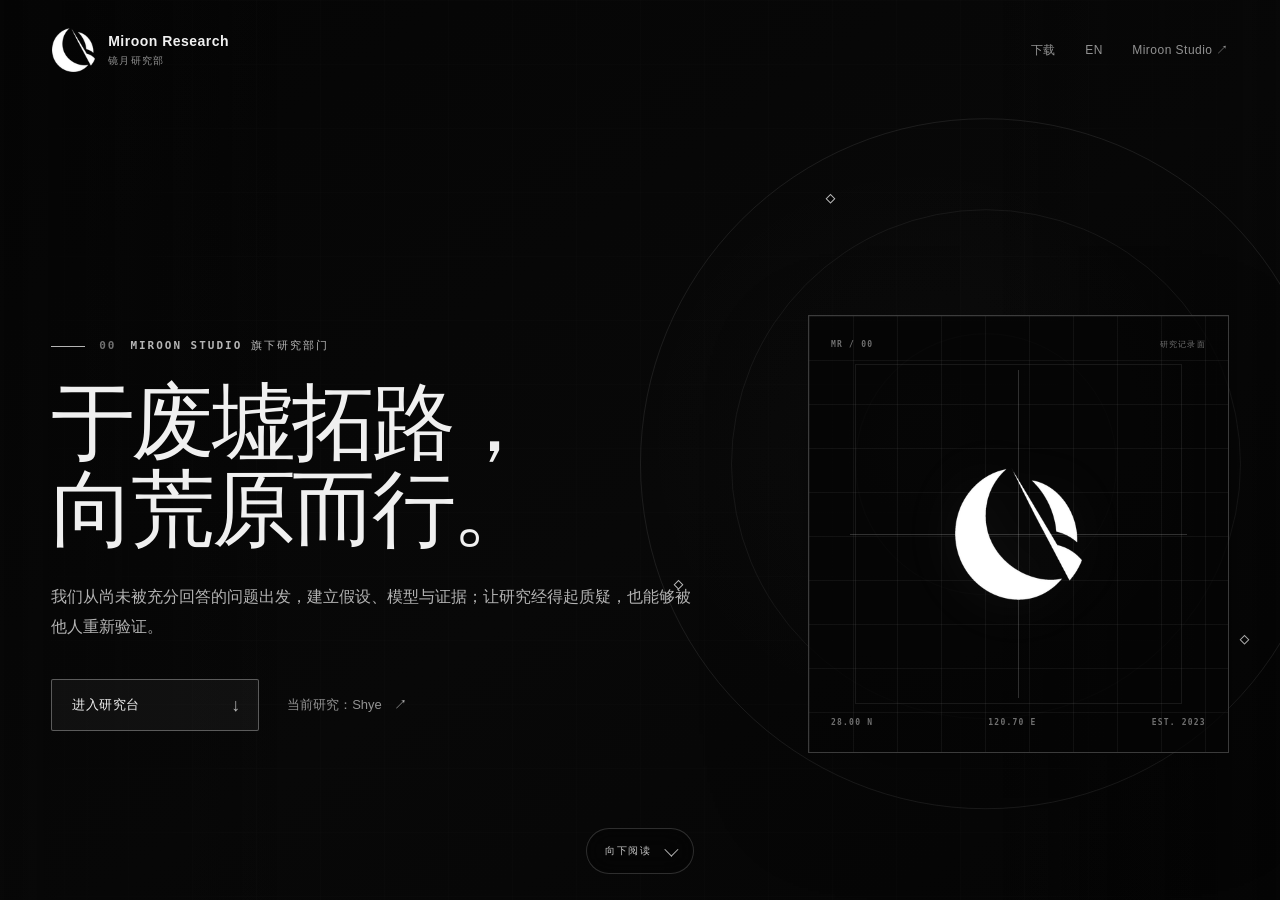
<file: index.html>
<!DOCTYPE html><html lang="zh-CN"><head><meta charset="UTF-8"><meta name="viewport" content="width=device-width, initial-scale=1"><meta name="theme-color" content="#050505"><meta name="color-scheme" content="dark"><meta name="description" content="镜月工作室旗下的前沿计算机研究部门。于废墟拓路，向荒原而行。"><meta name="robots" content="index, follow"><title>镜月研究部 · Miroon Research</title><link rel="canonical" href="https://www.miroonresearch.cn/"><link rel="alternate" hreflang="zh-CN" href="https://www.miroonresearch.cn/"><link rel="alternate" hreflang="en" href="https://www.miroonresearch.cn/en/"><link rel="alternate" hreflang="x-default" href="https://www.miroonresearch.cn/"><link rel="icon" href="/favicon.ico" sizes="any"><link rel="icon" type="image/png" sizes="32x32" href="/favicon.png"><link rel="icon" type="image/png" sizes="192x192" href="/icon-192.png"><link rel="apple-touch-icon" sizes="180x180" href="/apple-touch-icon.png"><meta property="og:type" content="website"><meta property="og:site_name" content="Miroon Research"><meta property="og:title" content="镜月研究部 · Miroon Research"><meta property="og:description" content="镜月工作室旗下的前沿计算机研究部门。于废墟拓路，向荒原而行。"><meta property="og:url" content="https://www.miroonresearch.cn/"><meta property="og:locale" content="zh_CN"><meta name="twitter:card" content="summary"><script type="application/ld+json">{"@context":"https://schema.org","@type":"ResearchOrganization","name":"Miroon Research","alternateName":"镜月研究部","url":"https://www.miroonresearch.cn/","logo":"https://www.miroonresearch.cn/assets/miroon-research-mark.png","description":"镜月工作室旗下的前沿计算机研究部门。","email":"mailto:shiye@miroonresearch.cn","founder":{"@type":"Person","name":"时叶"},"parentOrganization":{"@type":"Organization","name":"Miroon Studio","url":"https://www.miroonstudio.cn/"}}</script><link rel="stylesheet" href="/_astro/BaseLayout.Bunlfx6_.css"></head><body data-cover-state="cover" data-page-kind="home" data-locale="zh"><a class="skip-link" href="#reading-start" data-enter-reading>跳至正文</a><section class="cover-scene" data-cover-scene aria-labelledby="cover-title"><div class="cover-grid" aria-hidden="true"></div><div class="cover-orbit" aria-hidden="true"><i></i><i></i><i></i></div><header class="cover-header"><a class="wordmark" href="/" aria-label="镜月研究部首页"><img src="/assets/miroon-research-logo-192.png" srcset="/assets/miroon-research-logo-64.png 64w, /assets/miroon-research-logo-192.png 192w, /assets/miroon-research-logo-352.png 352w" sizes="(max-width: 680px) 38px, 44px" alt width="44" height="44" decoding="async"><span><strong>Miroon Research</strong><small>镜月研究部</small></span></a><nav class="cover-nav" aria-label="封面导航"><a href="/download/">下载</a><a href="/en/" lang="en">EN</a><a href="https://www.miroonstudio.cn/" rel="external">Miroon Studio ↗</a></nav></header><div class="cover-content"><div class="cover-copy"><p class="eyebrow"><span>00</span>Miroon Studio 旗下研究部门</p><h1 id="cover-title" tabindex="-1"><span>于废墟拓路，</span><span>向荒原而行。</span></h1><p class="cover-lede">我们从尚未被充分回答的问题出发，建立假设、模型与证据；让研究经得起质疑，也能够被他人重新验证。</p><div class="cover-actions"><button class="primary-action" type="button" data-enter-reading><span>进入研究台</span><b aria-hidden="true">↓</b></button><a class="text-action" href="/shye/">当前研究：Shye<span>↗</span></a></div></div><aside class="cover-instrument" aria-label="研究标识"><div class="instrument-meta"><span>MR / 00</span><span>研究记录面</span></div><div class="instrument-mark"><img src="/assets/miroon-research-logo-192.png" srcset="/assets/miroon-research-logo-64.png 64w, /assets/miroon-research-logo-192.png 192w, /assets/miroon-research-logo-352.png 352w" sizes="176px" alt="Miroon Research" width="176" height="181" decoding="async"><span class="axis axis-x"></span><span class="axis axis-y"></span></div><div class="instrument-footer"><span>28.00 N</span><span>120.70 E</span><span>EST. 2023</span></div></aside></div><button class="scroll-cue" type="button" data-enter-reading aria-label="进入正文"><span>向下阅读</span><i aria-hidden="true"></i></button></section><main class="reading-scene" data-reading-scene id="reading-start"><header class="reading-header"><div class="reading-header__inner"><a class="reading-brand" href="/"><img src="/assets/miroon-research-logo-192.png" srcset="/assets/miroon-research-logo-64.png 64w, /assets/miroon-research-logo-192.png 192w, /assets/miroon-research-logo-352.png 352w" sizes="(max-width: 680px) 30px, 32px" alt width="32" height="32" decoding="async"><span><strong>Miroon Research</strong><small>镜月研究部</small></span></a><nav class="reading-nav" aria-label="正文导航"><a href="/download/">下载</a><a href="/en/" lang="en">EN</a><a href="https://www.miroonstudio.cn/" rel="external">Studio ↗</a></nav></div></header><div class="reading-container"><aside class="section-directory" aria-label="研究台目录" data-directory><p>研究台目录</p><nav><a href="#identity" data-section-link="identity" aria-current="location"><span>01</span><strong>部门身份</strong></a><a href="#scope" data-section-link="scope"><span>02</span><strong>研究范围</strong></a><a href="#current" data-section-link="current"><span>03</span><strong>当前研究</strong></a><a href="#method" data-section-link="method"><span>04</span><strong>研究方法</strong></a><a href="#principles" data-section-link="principles"><span>05</span><strong>原则与边界</strong></a><a href="#contact" data-section-link="contact"><span>06</span><strong>状态与联系</strong></a></nav></aside><script type="module">var e=document.querySelector(`[data-directory]`);if(e){let t=[...e.querySelectorAll(`[data-section-link]`)],n=t.map(e=>document.getElementById(e.dataset.sectionLink??``)).filter(e=>!!e),r=e=>{t.forEach(t=>{t.dataset.sectionLink===e?t.setAttribute(`aria-current`,`location`):t.removeAttribute(`aria-current`)})},i=new IntersectionObserver(e=>{let t=e.filter(e=>e.isIntersecting).sort((e,t)=>t.intersectionRatio-e.intersectionRatio)[0];t?.target.id&&r(t.target.id)},{rootMargin:`-22% 0px -62%`,threshold:[0,.1,.35,.7]});n.forEach(e=>i.observe(e))}</script><article class="research-article"><section class="research-section" id="identity" data-section><p class="section-kicker">01 / Identity</p><h2 data-reading-heading tabindex="-1">研究先于答案。</h2><p class="section-lead">镜月研究部（Miroon Research）是 Miroon Studio 旗下的前沿计算机研究部门。我们关注那些尚无标准答案、却值得被严谨描述的问题。</p><p class="section-copy">Research 负责提出问题、建立证据与公开研究边界；当成果足够成熟时，Studio 可以为其提供工程支持与产品化能力。两者共享价值判断，但承担不同阶段的责任。</p><div class="division-lockup"><img src="/assets/miroon-research-logo-192.png" srcset="/assets/miroon-research-logo-64.png 64w, /assets/miroon-research-logo-192.png 192w, /assets/miroon-research-logo-352.png 352w" sizes="(max-width: 680px) 70px, 118px" alt="Miroon Research 标志" width="118" height="122" loading="lazy" decoding="async"><p><strong>Miroon Research / 镜月研究部</strong>A research division of Miroon Studio.<br>研究问题，记录限制，让结论停留在证据能够抵达的位置。</p></div></section><section class="research-section" id="scope" data-section><p class="section-kicker">02 / Scope</p><h2>面向前沿计算机研究。</h2><p class="section-lead">我们从网络隐私与匿名通信出发，也关注安全、分布式系统及其相邻问题。研究范围由真实问题推动，而不是被固定标签限制。</p><div class="field-grid"><div class="field-card"><span>01 / NETWORK</span><h3>网络与隐私</h3><p>考察通信关系、可观察信息与网络条件如何共同影响隐私。</p></div><div class="field-card"><span>02 / SYSTEM</span><h3>系统与结构</h3><p>研究去中心化、动态参与和不稳定条件下的系统行为。</p></div><div class="field-card"><span>03 / SECURITY</span><h3>安全与边界</h3><p>明确威胁、假设与结论边界，不把愿景写成已经成立的保证。</p></div><div class="field-card"><span>04 / EVIDENCE</span><h3>实验与复核</h3><p>让模型、原型与实验共同形成可检查、可重复的证据链。</p></div></div></section><section class="research-section" id="current" data-section><p class="section-kicker">03 / Current Research</p><h2>当前研究与公开写作。</h2><p class="section-lead">Shye 的首篇预印本已公开；开放技术写作则记录我们理解问题、建立概念与回望实践的过程。</p><div class="project-panel"><div><h3>Shye</h3><p>Shye 是一项匿名通信协议研究。首篇公开预印本提出心跳驱动的逐跳随机转发协议核心，面向无法依赖稳定全局中继目录来预先构建完整路径的动态去中心化网络。</p></div><a href="/shye/#paper">阅读 Shye 论文 <span>→</span></a></div><a class="writing-panel" href="/books/tracing-the-currents/"><span class="writing-panel__cover"><img src="/assets/tracing-the-currents-cover.png?v=20260827-2" alt="" width="1000" height="1600" loading="lazy" decoding="async"></span><div><small>持续写作中 · PUBLIC NOTEBOOK</small><h3>溯时观澜</h3><p>从计算、比特与抽象出发，逐层梳理计算机何以工作。事实严谨，叙述开放。</p></div><strong>阅读当前版本 <i>→</i></strong></a></section><section class="research-section" id="method" data-section><p class="section-kicker">04 / Method</p><h2>从问题到可复核证据。</h2><p class="section-lead">研究过程并不以漂亮结论为目标，而以每一步是否能够被解释、检查和重做为标准。</p><ol class="method-list"><li><span>01</span><strong>问题</strong><p>先界定真正需要回答的研究问题。</p></li><li><span>02</span><strong>假设</strong><p>把依赖条件写出来，让结论不越过前提。</p></li><li><span>03</span><strong>模型</strong><p>将对象、环境与对手能力转换为可分析描述。</p></li><li><span>04</span><strong>实验</strong><p>用原型和实验检验模型能够解释什么。</p></li><li><span>05</span><strong>复核</strong><p>主动寻找反例、限制和无法覆盖的情况。</p></li><li><span>06</span><strong>公开</strong><p>只在材料成熟时发布足以被他人验证的版本。</p></li></ol></section><section class="research-section" id="principles" data-section><p class="section-kicker">05 / Principles</p><h2>自由，但不逃避责任。</h2><p class="section-lead">探索可以激进，表述必须克制。我们用五条原则约束研究，也用它们判断何时应该保持沉默。</p><div class="principle-grid"><div class="principle-card"><span>01</span><strong>自由</strong></div><div class="principle-card"><span>02</span><strong>责任</strong></div><div class="principle-card"><span>03</span><strong>可验证</strong></div><div class="principle-card"><span>04</span><strong>极客</strong></div><div class="principle-card"><span>05</span><strong>务实</strong></div></div><p class="boundary-note">尚未验证的内容会被明确标记。尚未准备公开的材料不会因为页面需要“看起来完整”而被提前放出。</p></section><section class="research-section" id="contact" data-section><p class="section-kicker">06 / Status & Contact</p><h2>让讨论回到研究本身。</h2><p class="section-lead">首发阶段接受围绕公开内容的研究讨论、批评与审阅。请指出问题、反例或值得核查的方向。</p><div class="contact-panel"><p><strong>时叶</strong>Miroon Research 创始人<br>Shye 提出者 · 研究联系人</p><a href="mailto:shiye@miroonresearch.cn?subject=Miroon%20Research%20%E7%A0%94%E7%A9%B6%E8%AE%A8%E8%AE%BA">shiye@miroonresearch.cn <span>↗</span></a></div><aside class="related-sites" aria-labelledby="related-sites-title"><p class="related-sites__label" id="related-sites-title">Related Node / 相关链接</p><a class="related-site" href="https://minsecrus.github.io/" rel="external"><strong>minsecrus</strong><span>分享编程工具与学习资源的个人站点。</span><span class="related-site__arrow" aria-hidden="true">↗</span></a></aside></section></article><aside class="reading-aside-note" aria-hidden="true">QUESTION / MODEL / EVIDENCE / REVIEW</aside></div></main><script type="module">var e=document.body,t=document.querySelector(`[data-cover-scene]`),n=document.querySelector(`[data-reading-scene]`),r=document.querySelectorAll(`[data-enter-reading]`);if(t&&n){let i=window.matchMedia(`(min-width: 1181px) and (min-height: 620px) and (pointer: fine) and (prefers-reduced-motion: no-preference)`),a=0,o=0,s=0,c=0,l=!1,u=!1,d=!1,f=(e,t)=>{e.inert=t,t?e.setAttribute(`aria-hidden`,`true`):e.removeAttribute(`aria-hidden`)},p=()=>{d&&=(window.removeEventListener(`wheel`,C),!1)},m=()=>{let t=e.dataset.coverState,n=u&&i.matches&&(t===`cover`||t===`complete`&&window.scrollY<=1);n&&!d?(window.addEventListener(`wheel`,C,{passive:!1}),d=!0):n||p()},h=()=>{u=!1,p(),window.removeEventListener(`scroll`,m),window.removeEventListener(`keydown`,w)},g=()=>{h(),u=!0,window.addEventListener(`scroll`,m,{passive:!0}),window.addEventListener(`keydown`,w),m()},_=()=>{a=0,o=0,window.clearTimeout(s)},v=e=>{let t=Math.sign(e);return t?(t!==o&&(a=0,o=t),a+=Math.abs(e),window.clearTimeout(s),s=window.setTimeout(_,160),a>=72):!1},y=()=>{e.dataset.coverState=`complete`,l=!1,_(),f(t,!0),f(n,!1),n.scrollTop=0,window.scrollTo({top:0,behavior:`instant`}),m(),n.querySelector(`[data-reading-heading]`)?.focus({preventScroll:!0})},b=()=>{e.dataset.coverState=`cover`,l=!1,_(),f(t,!1),f(n,!0),window.scrollTo({top:0,behavior:`instant`}),m(),t.querySelector(`#cover-title`)?.focus({preventScroll:!0})},x=()=>{!i.matches||l||e.dataset.coverState!==`complete`||window.scrollY>1||(l=!0,_(),window.clearTimeout(c),window.scrollTo({top:0,behavior:`instant`}),e.dataset.coverState=`returning`,m(),f(t,!0),f(n,!0),window.requestAnimationFrame(()=>{window.requestAnimationFrame(()=>{e.dataset.coverState=`returning-active`,c=window.setTimeout(b,820)})}))},S=()=>{if(!i.matches||e.dataset.coverState===`natural`){f(t,!1),f(n,!1),n.scrollIntoView({behavior:window.matchMedia(`(prefers-reduced-motion: reduce)`).matches?`auto`:`smooth`,block:`start`});let e=n.querySelector(`[data-reading-heading]`);window.setTimeout(()=>e?.focus({preventScroll:!0}),0);return}l||e.dataset.coverState!==`cover`||(l=!0,e.dataset.coverState=`transitioning`,m(),f(t,!0),f(n,!0),_(),window.clearTimeout(c),c=window.setTimeout(y,820))};function C(t){if(l)return;let n=e.dataset.coverState;if(n===`cover`){t.preventDefault(),v(t.deltaY)&&o>0&&S();return}n===`complete`&&window.scrollY<=1&&t.deltaY<0?(t.preventDefault(),v(t.deltaY)&&o<0&&x()):_()}function w(t){if(!l&&!t.target?.matches(`input, textarea, select, [contenteditable='true']`)){if(e.dataset.coverState===`cover`){if(!(t.key===`ArrowDown`||t.key===`PageDown`||t.key===`End`||t.key===` `&&!t.shiftKey))return;t.preventDefault(),S();return}!(window.scrollY<=1&&(t.key===`ArrowUp`||t.key===`PageUp`||t.key===`Home`||t.key===` `&&t.shiftKey))||e.dataset.coverState!==`complete`||(t.preventDefault(),x())}}let T=()=>{if(window.location.hash&&window.location.hash!==`#reading-start`){e.dataset.coverState=`complete`,h(),f(t,!0),f(n,!1),g(),window.requestAnimationFrame(()=>{let e=decodeURIComponent(window.location.hash.slice(1));document.getElementById(e)?.scrollIntoView()});return}if(!i.matches){e.dataset.coverState=`natural`,h(),_(),f(t,!1),f(n,!1);return}e.dataset.coverState===`natural`&&(e.dataset.coverState=window.scrollY===0?`cover`:`complete`),e.dataset.coverState===`cover`?(f(t,!1),f(n,!0)):(f(t,!0),f(n,!1)),g()};r.forEach(e=>e.addEventListener(`click`,S)),i.addEventListener(`change`,T),T()}</script></body></html>
</file>
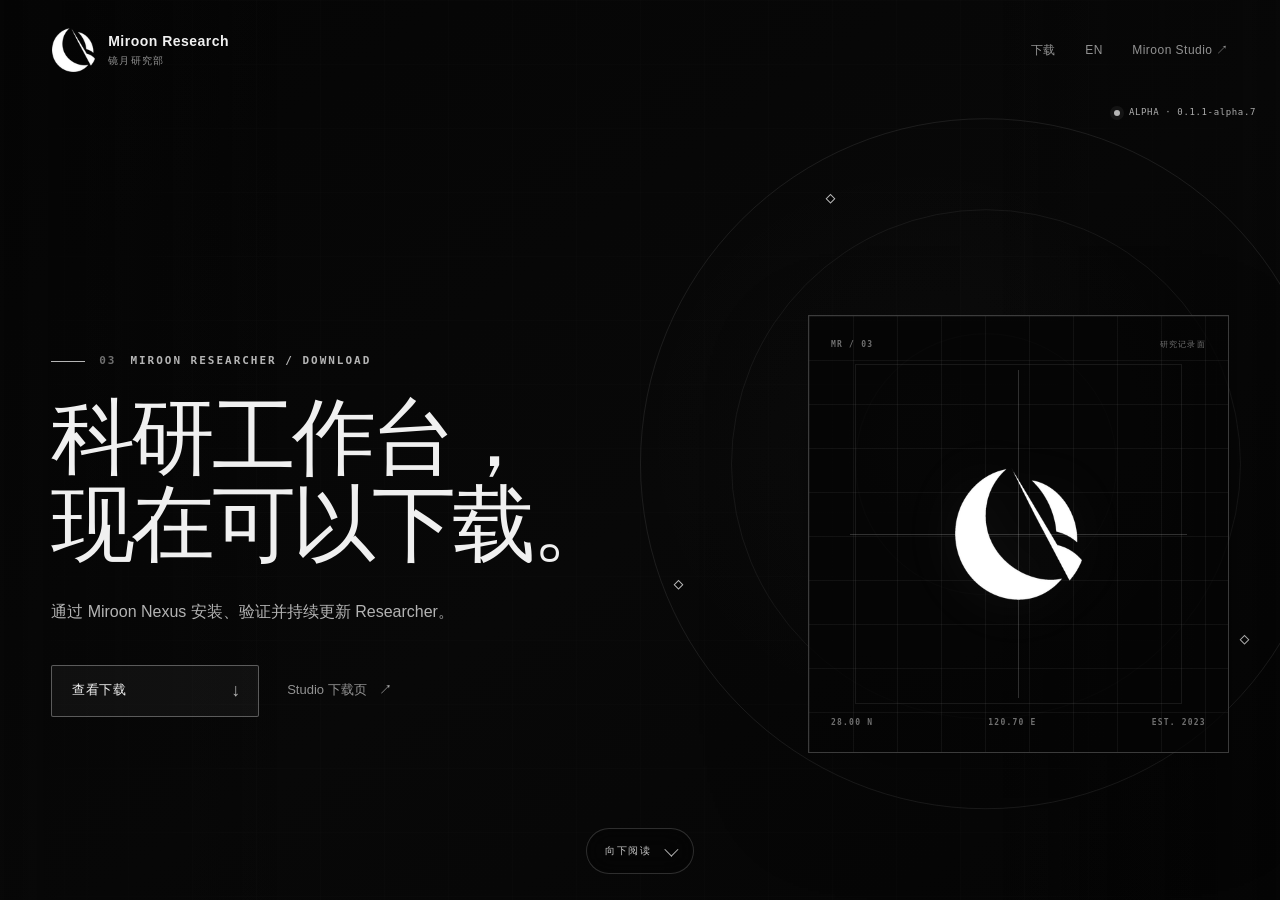
<file: download/index.html>
<!DOCTYPE html><html lang="zh-CN"><head><meta charset="UTF-8"><meta name="viewport" content="width=device-width, initial-scale=1"><meta name="theme-color" content="#050505"><meta name="color-scheme" content="dark"><meta name="description" content="通过 Miroon Nexus 下载、安装和更新面向 LaTeX、PDF 与科研项目的 Miroon Researcher。"><meta name="robots" content="index, follow"><title>下载 Miroon Researcher｜镜月研究部</title><link rel="canonical" href="https://www.miroonresearch.cn/download/"><link rel="alternate" hreflang="zh-CN" href="https://www.miroonresearch.cn/download/"><link rel="alternate" hreflang="en" href="https://www.miroonresearch.cn/en/download/"><link rel="alternate" hreflang="x-default" href="https://www.miroonresearch.cn/download/"><link rel="icon" href="/favicon.ico" sizes="any"><link rel="icon" type="image/png" sizes="32x32" href="/favicon.png"><link rel="icon" type="image/png" sizes="192x192" href="/icon-192.png"><link rel="apple-touch-icon" sizes="180x180" href="/apple-touch-icon.png"><meta property="og:type" content="website"><meta property="og:site_name" content="Miroon Research"><meta property="og:title" content="下载 Miroon Researcher｜镜月研究部"><meta property="og:description" content="通过 Miroon Nexus 下载、安装和更新面向 LaTeX、PDF 与科研项目的 Miroon Researcher。"><meta property="og:url" content="https://www.miroonresearch.cn/download/"><meta property="og:locale" content="zh_CN"><meta name="twitter:card" content="summary"><link rel="stylesheet" href="/_astro/BaseLayout.Bunlfx6_.css"><link rel="stylesheet" href="/_astro/DownloadPage.CeRAYORo.css"></head><body data-cover-state="cover" data-page-kind="download" data-locale="zh"><a class="skip-link" href="#reading-start" data-enter-reading>跳至正文</a><section class="cover-scene" data-cover-scene aria-labelledby="cover-title"><div class="cover-grid" aria-hidden="true"></div><div class="cover-orbit" aria-hidden="true"><i></i><i></i><i></i></div><header class="cover-header"><a class="wordmark" href="/" aria-label="镜月研究部首页"><img src="/assets/miroon-research-logo-192.png" srcset="/assets/miroon-research-logo-64.png 64w, /assets/miroon-research-logo-192.png 192w, /assets/miroon-research-logo-352.png 352w" sizes="(max-width: 680px) 38px, 44px" alt width="44" height="44" decoding="async"><span><strong>Miroon Research</strong><small>镜月研究部</small></span></a><nav class="cover-nav" aria-label="封面导航"><a href="/download/">下载</a><a href="/en/download/" lang="en">EN</a><a href="https://www.miroonstudio.cn/" rel="external">Miroon Studio ↗</a></nav></header><div class="persistent-status persistent-status--cover"><i></i>ALPHA · 0.1.1-alpha.7</div><div class="cover-content"><div class="cover-copy"><p class="eyebrow"><span>03</span>Miroon Researcher / Download</p><h1 id="cover-title" tabindex="-1"><span>科研工作台，</span><span>现在可以下载。</span></h1><p class="cover-lede">通过 Miroon Nexus 安装、验证并持续更新 Researcher。</p><div class="cover-actions"><button class="primary-action" type="button" data-enter-reading><span>查看下载</span><b aria-hidden="true">↓</b></button><a class="text-action" href="https://www.miroonstudio.cn/download/">Studio 下载页<span>↗</span></a></div></div><aside class="cover-instrument" aria-label="研究标识"><div class="instrument-meta"><span>MR / 03</span><span>研究记录面</span></div><div class="instrument-mark"><img src="/assets/miroon-research-logo-192.png" srcset="/assets/miroon-research-logo-64.png 64w, /assets/miroon-research-logo-192.png 192w, /assets/miroon-research-logo-352.png 352w" sizes="176px" alt="Miroon Research" width="176" height="181" decoding="async"><span class="axis axis-x"></span><span class="axis axis-y"></span></div><div class="instrument-footer"><span>28.00 N</span><span>120.70 E</span><span>EST. 2023</span></div></aside></div><button class="scroll-cue" type="button" data-enter-reading aria-label="进入正文"><span>向下阅读</span><i aria-hidden="true"></i></button></section><main id="reading-start" class="reading-scene research-download" data-reading-scene data-astro-cid-wjzcrgve><header class="reading-header"><div class="reading-header__inner"><a class="reading-brand" href="/"><img src="/assets/miroon-research-logo-192.png" srcset="/assets/miroon-research-logo-64.png 64w, /assets/miroon-research-logo-192.png 192w, /assets/miroon-research-logo-352.png 352w" sizes="(max-width: 680px) 30px, 32px" alt width="32" height="32" decoding="async"><span><strong>Miroon Research</strong><small>镜月研究部</small></span></a><nav class="reading-nav" aria-label="正文导航"><span class="persistent-status"><i></i>ALPHA · 0.1.1-alpha.7</span><a href="/download/">下载</a><a href="/en/download/" lang="en">EN</a><a href="https://www.miroonstudio.cn/" rel="external">Studio ↗</a></nav></div><div class="mobile-status persistent-status"><i></i>ALPHA · 0.1.1-alpha.7</div></header><section class="research-download__hero" aria-labelledby="research-download-title" data-astro-cid-wjzcrgve><div class="research-download__copy" data-astro-cid-wjzcrgve><p class="download-kicker" data-astro-cid-wjzcrgve>MIROON RESEARCHER / WINDOWS X64</p><h1 id="research-download-title" data-reading-heading tabindex="-1" data-astro-cid-wjzcrgve>把科研工作台带到本机。</h1><p class="download-lede" data-astro-cid-wjzcrgve>Researcher 通过 Miroon Nexus 安装。Nexus 会验证签名目录、补齐共享运行时，并在后续版本发布时管理更新。</p><div class="download-actions" data-astro-cid-wjzcrgve><a class="download-primary" href="https://github.com/MiroonStudio/MiroonStudioWebSite/releases/download/v0.1.1-alpha.7/MiroonSetup-0.1.1-alpha.7.exe" data-astro-cid-wjzcrgve><span data-astro-cid-wjzcrgve>下载 Nexus Launcher</span><b aria-hidden="true" data-astro-cid-wjzcrgve>↓</b></a><a class="download-secondary" href="https://www.miroonstudio.cn/download/" data-astro-cid-wjzcrgve>Studio 下载页 <span aria-hidden="true" data-astro-cid-wjzcrgve>↗</span></a></div></div><aside class="research-download__instrument" aria-label="Miroon Researcher" data-astro-cid-wjzcrgve><div class="instrument-head" data-astro-cid-wjzcrgve><span data-astro-cid-wjzcrgve>MR / DOWNLOAD</span><span data-astro-cid-wjzcrgve>WIN-X64</span></div><img src="/assets/miroon-research-logo-192.png" srcset="/assets/miroon-research-logo-64.png 64w, /assets/miroon-research-logo-192.png 192w, /assets/miroon-research-logo-352.png 352w" sizes="220px" alt width="220" height="228" decoding="async"><div class="instrument-name" data-astro-cid-wjzcrgve><strong data-astro-cid-wjzcrgve>Miroon Researcher</strong><span data-astro-cid-wjzcrgve>0.1.1-alpha.7</span></div><div class="instrument-axis axis-horizontal" data-astro-cid-wjzcrgve></div><div class="instrument-axis axis-vertical" data-astro-cid-wjzcrgve></div></aside></section><section class="research-download__details" aria-label="安装说明" data-astro-cid-wjzcrgve><article data-astro-cid-wjzcrgve><p class="download-kicker" data-astro-cid-wjzcrgve>01 / START</p><h2 data-astro-cid-wjzcrgve>安装路径</h2><ol data-astro-cid-wjzcrgve><li data-astro-cid-wjzcrgve><span data-astro-cid-wjzcrgve>01</span><div data-astro-cid-wjzcrgve><strong data-astro-cid-wjzcrgve>安装 Nexus</strong><p data-astro-cid-wjzcrgve>运行 Windows x64 安装器。安装过程需要管理员权限。</p></div></li><li data-astro-cid-wjzcrgve><span data-astro-cid-wjzcrgve>02</span><div data-astro-cid-wjzcrgve><strong data-astro-cid-wjzcrgve>选择 Researcher</strong><p data-astro-cid-wjzcrgve>打开 Nexus 的产品页，找到 Miroon Researcher。</p></div></li><li data-astro-cid-wjzcrgve><span data-astro-cid-wjzcrgve>03</span><div data-astro-cid-wjzcrgve><strong data-astro-cid-wjzcrgve>安装并启动</strong><p data-astro-cid-wjzcrgve>Nexus 下载经过验证的组件，完成后可直接启动科研工作台。</p></div></li></ol></article><article data-astro-cid-wjzcrgve><p class="download-kicker" data-astro-cid-wjzcrgve>02 / RELEASE</p><h2 data-astro-cid-wjzcrgve>当前版本</h2><dl data-astro-cid-wjzcrgve><div data-astro-cid-wjzcrgve><dt data-astro-cid-wjzcrgve>版本</dt><dd data-astro-cid-wjzcrgve>0.1.1-alpha.7</dd></div><div data-astro-cid-wjzcrgve><dt data-astro-cid-wjzcrgve>系统</dt><dd data-astro-cid-wjzcrgve>Windows x64</dd></div><div data-astro-cid-wjzcrgve><dt data-astro-cid-wjzcrgve>下载大小</dt><dd data-astro-cid-wjzcrgve>124.2 MiB</dd></div><div data-astro-cid-wjzcrgve><dt data-astro-cid-wjzcrgve>分发状态</dt><dd data-astro-cid-wjzcrgve>Public Alpha</dd></div></dl></article></section><section class="research-download__notice" data-astro-cid-wjzcrgve><div data-astro-cid-wjzcrgve><p class="download-kicker" data-astro-cid-wjzcrgve>ALPHA NOTICE</p><h2 data-astro-cid-wjzcrgve>公开测试版本，安装器暂未进行代码签名。</h2><p data-astro-cid-wjzcrgve>安装器已包含所需的 Microsoft VC++ 运行库，但 Windows 可能显示“未知发布者”。请只使用本页或官方 GitHub Release 的下载链接，并核对 SHA-256。</p></div><div class="research-checksum" data-astro-cid-wjzcrgve><span data-astro-cid-wjzcrgve>SHA-256</span><code data-astro-cid-wjzcrgve>25C5E48FE22CD685CCE5E3BB7DEDA604E17DBA7FB1A2BA51203F56365BE4FFC2</code></div></section></main><script type="module">var e=document.body,t=document.querySelector(`[data-cover-scene]`),n=document.querySelector(`[data-reading-scene]`),r=document.querySelectorAll(`[data-enter-reading]`);if(t&&n){let i=window.matchMedia(`(min-width: 1181px) and (min-height: 620px) and (pointer: fine) and (prefers-reduced-motion: no-preference)`),a=0,o=0,s=0,c=0,l=!1,u=!1,d=!1,f=(e,t)=>{e.inert=t,t?e.setAttribute(`aria-hidden`,`true`):e.removeAttribute(`aria-hidden`)},p=()=>{d&&=(window.removeEventListener(`wheel`,C),!1)},m=()=>{let t=e.dataset.coverState,n=u&&i.matches&&(t===`cover`||t===`complete`&&window.scrollY<=1);n&&!d?(window.addEventListener(`wheel`,C,{passive:!1}),d=!0):n||p()},h=()=>{u=!1,p(),window.removeEventListener(`scroll`,m),window.removeEventListener(`keydown`,w)},g=()=>{h(),u=!0,window.addEventListener(`scroll`,m,{passive:!0}),window.addEventListener(`keydown`,w),m()},_=()=>{a=0,o=0,window.clearTimeout(s)},v=e=>{let t=Math.sign(e);return t?(t!==o&&(a=0,o=t),a+=Math.abs(e),window.clearTimeout(s),s=window.setTimeout(_,160),a>=72):!1},y=()=>{e.dataset.coverState=`complete`,l=!1,_(),f(t,!0),f(n,!1),n.scrollTop=0,window.scrollTo({top:0,behavior:`instant`}),m(),n.querySelector(`[data-reading-heading]`)?.focus({preventScroll:!0})},b=()=>{e.dataset.coverState=`cover`,l=!1,_(),f(t,!1),f(n,!0),window.scrollTo({top:0,behavior:`instant`}),m(),t.querySelector(`#cover-title`)?.focus({preventScroll:!0})},x=()=>{!i.matches||l||e.dataset.coverState!==`complete`||window.scrollY>1||(l=!0,_(),window.clearTimeout(c),window.scrollTo({top:0,behavior:`instant`}),e.dataset.coverState=`returning`,m(),f(t,!0),f(n,!0),window.requestAnimationFrame(()=>{window.requestAnimationFrame(()=>{e.dataset.coverState=`returning-active`,c=window.setTimeout(b,820)})}))},S=()=>{if(!i.matches||e.dataset.coverState===`natural`){f(t,!1),f(n,!1),n.scrollIntoView({behavior:window.matchMedia(`(prefers-reduced-motion: reduce)`).matches?`auto`:`smooth`,block:`start`});let e=n.querySelector(`[data-reading-heading]`);window.setTimeout(()=>e?.focus({preventScroll:!0}),0);return}l||e.dataset.coverState!==`cover`||(l=!0,e.dataset.coverState=`transitioning`,m(),f(t,!0),f(n,!0),_(),window.clearTimeout(c),c=window.setTimeout(y,820))};function C(t){if(l)return;let n=e.dataset.coverState;if(n===`cover`){t.preventDefault(),v(t.deltaY)&&o>0&&S();return}n===`complete`&&window.scrollY<=1&&t.deltaY<0?(t.preventDefault(),v(t.deltaY)&&o<0&&x()):_()}function w(t){if(!l&&!t.target?.matches(`input, textarea, select, [contenteditable='true']`)){if(e.dataset.coverState===`cover`){if(!(t.key===`ArrowDown`||t.key===`PageDown`||t.key===`End`||t.key===` `&&!t.shiftKey))return;t.preventDefault(),S();return}!(window.scrollY<=1&&(t.key===`ArrowUp`||t.key===`PageUp`||t.key===`Home`||t.key===` `&&t.shiftKey))||e.dataset.coverState!==`complete`||(t.preventDefault(),x())}}let T=()=>{if(window.location.hash&&window.location.hash!==`#reading-start`){e.dataset.coverState=`complete`,h(),f(t,!0),f(n,!1),g(),window.requestAnimationFrame(()=>{let e=decodeURIComponent(window.location.hash.slice(1));document.getElementById(e)?.scrollIntoView()});return}if(!i.matches){e.dataset.coverState=`natural`,h(),_(),f(t,!1),f(n,!1);return}e.dataset.coverState===`natural`&&(e.dataset.coverState=window.scrollY===0?`cover`:`complete`),e.dataset.coverState===`cover`?(f(t,!1),f(n,!0)):(f(t,!0),f(n,!1)),g()};r.forEach(e=>e.addEventListener(`click`,S)),i.addEventListener(`change`,T),T()}</script></body></html>
</file>
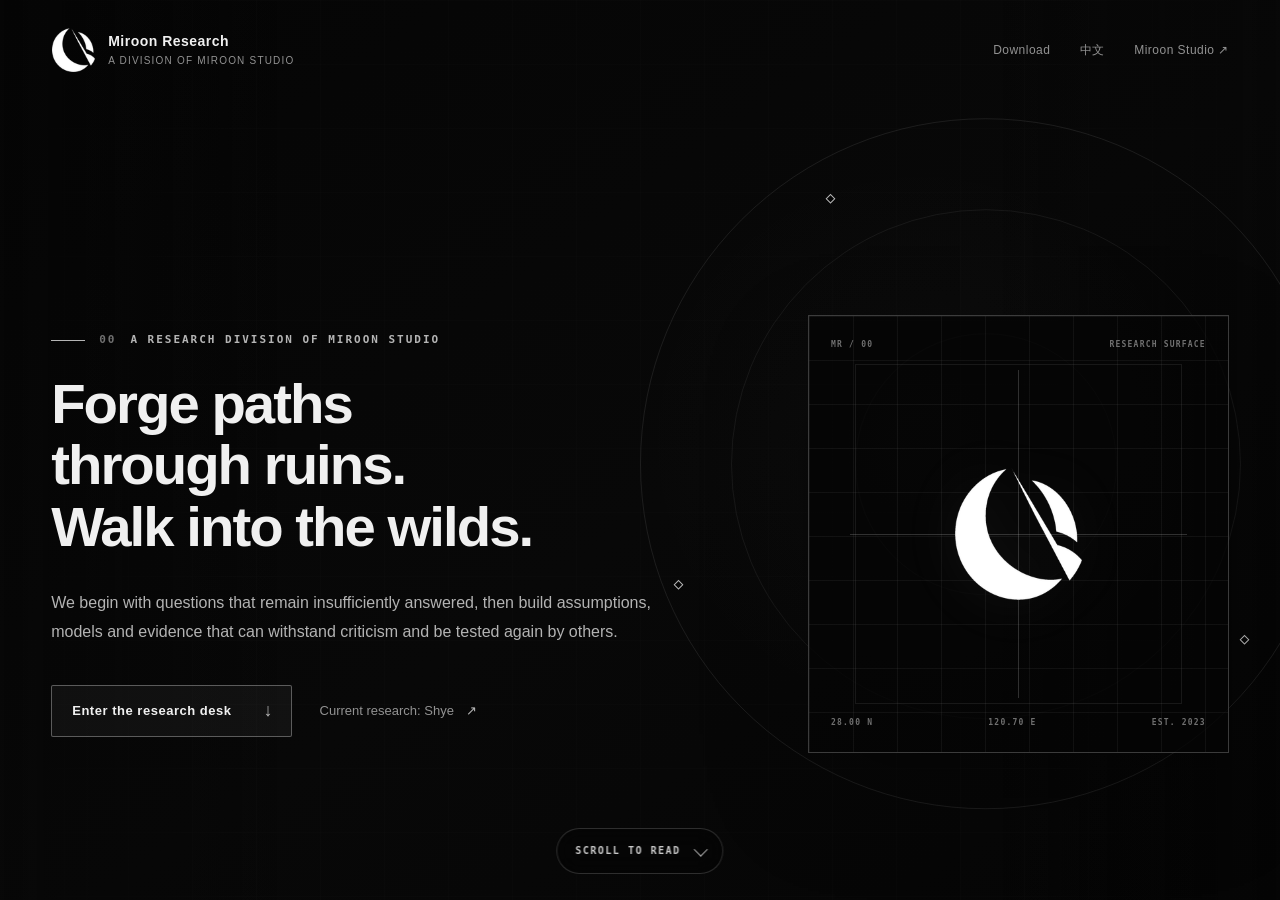
<file: en/index.html>
<!DOCTYPE html><html lang="en"><head><meta charset="UTF-8"><meta name="viewport" content="width=device-width, initial-scale=1"><meta name="theme-color" content="#050505"><meta name="color-scheme" content="dark"><meta name="description" content="The frontier-computing research division of Miroon Studio. Forge paths through ruins. Walk into the wilds."><meta name="robots" content="index, follow"><title>Miroon Research</title><link rel="canonical" href="https://www.miroonresearch.cn/en/"><link rel="alternate" hreflang="zh-CN" href="https://www.miroonresearch.cn/"><link rel="alternate" hreflang="en" href="https://www.miroonresearch.cn/en/"><link rel="alternate" hreflang="x-default" href="https://www.miroonresearch.cn/"><link rel="icon" href="/favicon.ico" sizes="any"><link rel="icon" type="image/png" sizes="32x32" href="/favicon.png"><link rel="icon" type="image/png" sizes="192x192" href="/icon-192.png"><link rel="apple-touch-icon" sizes="180x180" href="/apple-touch-icon.png"><meta property="og:type" content="website"><meta property="og:site_name" content="Miroon Research"><meta property="og:title" content="Miroon Research"><meta property="og:description" content="The frontier-computing research division of Miroon Studio. Forge paths through ruins. Walk into the wilds."><meta property="og:url" content="https://www.miroonresearch.cn/en/"><meta property="og:locale" content="en_US"><meta name="twitter:card" content="summary"><script type="application/ld+json">{"@context":"https://schema.org","@type":"ResearchOrganization","name":"Miroon Research","alternateName":"镜月研究部","url":"https://www.miroonresearch.cn/en/","logo":"https://www.miroonresearch.cn/assets/miroon-research-mark.png","description":"The frontier-computing research division of Miroon Studio.","email":"mailto:shiye@miroonresearch.cn","founder":{"@type":"Person","name":"Shiye"},"parentOrganization":{"@type":"Organization","name":"Miroon Studio","url":"https://www.miroonstudio.cn/"}}</script><link rel="stylesheet" href="/_astro/BaseLayout.Bunlfx6_.css"></head><body data-cover-state="cover" data-page-kind="home" data-locale="en"><a class="skip-link" href="#reading-start" data-enter-reading>Skip to reading</a><section class="cover-scene" data-cover-scene aria-labelledby="cover-title"><div class="cover-grid" aria-hidden="true"></div><div class="cover-orbit" aria-hidden="true"><i></i><i></i><i></i></div><header class="cover-header"><a class="wordmark" href="/en/" aria-label="Miroon Research home"><img src="/assets/miroon-research-logo-192.png" srcset="/assets/miroon-research-logo-64.png 64w, /assets/miroon-research-logo-192.png 192w, /assets/miroon-research-logo-352.png 352w" sizes="(max-width: 680px) 38px, 44px" alt width="44" height="44" decoding="async"><span><strong>Miroon Research</strong><small>A division of Miroon Studio</small></span></a><nav class="cover-nav" aria-label="Cover navigation"><a href="/en/download/">Download</a><a href="/" lang="zh-CN">中文</a><a href="https://www.miroonstudio.cn/" rel="external">Miroon Studio ↗</a></nav></header><div class="cover-content"><div class="cover-copy"><p class="eyebrow"><span>00</span>A research division of Miroon Studio</p><h1 id="cover-title" tabindex="-1"><span>Forge paths through ruins.</span><span>Walk into the wilds.</span></h1><p class="cover-lede">We begin with questions that remain insufficiently answered, then build assumptions, models and evidence that can withstand criticism and be tested again by others.</p><div class="cover-actions"><button class="primary-action" type="button" data-enter-reading><span>Enter the research desk</span><b aria-hidden="true">↓</b></button><a class="text-action" href="/en/shye/">Current research: Shye<span>↗</span></a></div></div><aside class="cover-instrument" aria-label="Research mark"><div class="instrument-meta"><span>MR / 00</span><span>RESEARCH SURFACE</span></div><div class="instrument-mark"><img src="/assets/miroon-research-logo-192.png" srcset="/assets/miroon-research-logo-64.png 64w, /assets/miroon-research-logo-192.png 192w, /assets/miroon-research-logo-352.png 352w" sizes="176px" alt="Miroon Research" width="176" height="181" decoding="async"><span class="axis axis-x"></span><span class="axis axis-y"></span></div><div class="instrument-footer"><span>28.00 N</span><span>120.70 E</span><span>EST. 2023</span></div></aside></div><button class="scroll-cue" type="button" data-enter-reading aria-label="Enter reading"><span>SCROLL TO READ</span><i aria-hidden="true"></i></button></section><main class="reading-scene" data-reading-scene id="reading-start"><header class="reading-header"><div class="reading-header__inner"><a class="reading-brand" href="/en/"><img src="/assets/miroon-research-logo-192.png" srcset="/assets/miroon-research-logo-64.png 64w, /assets/miroon-research-logo-192.png 192w, /assets/miroon-research-logo-352.png 352w" sizes="(max-width: 680px) 30px, 32px" alt width="32" height="32" decoding="async"><span><strong>Miroon Research</strong><small>Research division</small></span></a><nav class="reading-nav" aria-label="Reading navigation"><a href="/en/download/">Download</a><a href="/" lang="zh-CN">中文</a><a href="https://www.miroonstudio.cn/" rel="external">Studio ↗</a></nav></div></header><div class="reading-container"><aside class="section-directory" aria-label="Research index" data-directory><p>Research index</p><nav><a href="#identity" data-section-link="identity" aria-current="location"><span>01</span><strong>Identity</strong></a><a href="#scope" data-section-link="scope"><span>02</span><strong>Scope</strong></a><a href="#current" data-section-link="current"><span>03</span><strong>Current work</strong></a><a href="#method" data-section-link="method"><span>04</span><strong>Method</strong></a><a href="#principles" data-section-link="principles"><span>05</span><strong>Principles</strong></a><a href="#contact" data-section-link="contact"><span>06</span><strong>Contact</strong></a></nav></aside><script type="module">var e=document.querySelector(`[data-directory]`);if(e){let t=[...e.querySelectorAll(`[data-section-link]`)],n=t.map(e=>document.getElementById(e.dataset.sectionLink??``)).filter(e=>!!e),r=e=>{t.forEach(t=>{t.dataset.sectionLink===e?t.setAttribute(`aria-current`,`location`):t.removeAttribute(`aria-current`)})},i=new IntersectionObserver(e=>{let t=e.filter(e=>e.isIntersecting).sort((e,t)=>t.intersectionRatio-e.intersectionRatio)[0];t?.target.id&&r(t.target.id)},{rootMargin:`-22% 0px -62%`,threshold:[0,.1,.35,.7]});n.forEach(e=>i.observe(e))}</script><article class="research-article"><section class="research-section" id="identity" data-section><p class="section-kicker">01 / Identity</p><h2 data-reading-heading tabindex="-1">Research comes before answers.</h2><p class="section-lead">Miroon Research is the frontier-computing research division of Miroon Studio. We work on questions that have no standard answer yet but deserve precise description.</p><p class="section-copy">Research frames questions, builds evidence and states the limits of its claims. When an outcome becomes mature enough, Studio can support its engineering and productisation. The two share values while carrying responsibility for different stages.</p><div class="division-lockup"><img src="/assets/miroon-research-logo-192.png" srcset="/assets/miroon-research-logo-64.png 64w, /assets/miroon-research-logo-192.png 192w, /assets/miroon-research-logo-352.png 352w" sizes="(max-width: 680px) 70px, 118px" alt="Miroon Research mark" width="118" height="122" loading="lazy" decoding="async"><p><strong>Miroon Research / 镜月研究部</strong>A research division of Miroon Studio.<br>Question the problem, record the limits, and stop each claim where the evidence stops.</p></div></section><section class="research-section" id="scope" data-section><p class="section-kicker">02 / Scope</p><h2>Frontier computing, led by real questions.</h2><p class="section-lead">We begin with network privacy and anonymous communication, while remaining attentive to security, distributed systems and adjacent problems. The scope follows the research question rather than a fixed label.</p><div class="field-grid"><div class="field-card"><span>01 / NETWORK</span><h3>Networks & privacy</h3><p>How communication relationships, observable information and network conditions shape privacy.</p></div><div class="field-card"><span>02 / SYSTEM</span><h3>Systems & structure</h3><p>Behaviour under decentralisation, dynamic participation and unstable conditions.</p></div><div class="field-card"><span>03 / SECURITY</span><h3>Security & limits</h3><p>Threats, assumptions and claim boundaries stated without turning intent into guarantees.</p></div><div class="field-card"><span>04 / EVIDENCE</span><h3>Experiments & review</h3><p>Models, prototypes and experiments joined into an inspectable, repeatable evidence chain.</p></div></div></section><section class="research-section" id="current" data-section><p class="section-kicker">03 / Current Research</p><h2>Current research and open writing.</h2><p class="section-lead">Shye's first preprint is public. Open technical writing records how we understand problems, build concepts and revisit practice.</p><div class="project-panel"><div><h3>Shye</h3><p>Shye studies anonymous communication protocols. Its first public preprint presents a heartbeat-driven protocol core for hop-by-hop random forwarding in changing decentralized networks where a sender cannot rely on a stable global relay directory to preconstruct a complete path.</p></div><a href="/en/shye/#paper">Read the Shye paper <span>→</span></a></div><a class="writing-panel" href="/books/tracing-the-currents/" hreflang="zh-CN"><span class="writing-panel__cover"><img src="/assets/tracing-the-currents-cover.png?v=20260827-2" alt="" width="1000" height="1600" loading="lazy" decoding="async"></span><div><small>WORK IN PROGRESS · CHINESE ORIGINAL</small><h3>Tracing the Currents</h3><p>An open technical essay that descends from computation, bits and abstraction towards the foundations of how computers work.</p></div><strong>Read the Chinese draft <i>→</i></strong></a></section><section class="research-section" id="method" data-section><p class="section-kicker">04 / Method</p><h2>From a question to reviewable evidence.</h2><p class="section-lead">The aim is not an attractive conclusion. The standard is whether every step can be explained, inspected and repeated.</p><ol class="method-list"><li><span>01</span><strong>Question</strong><p>Define the research question that actually needs answering.</p></li><li><span>02</span><strong>Assumptions</strong><p>Expose the conditions so no claim outruns its premises.</p></li><li><span>03</span><strong>Model</strong><p>Translate the object, environment and adversary into an analysable description.</p></li><li><span>04</span><strong>Experiment</strong><p>Use prototypes and experiments to test what the model can explain.</p></li><li><span>05</span><strong>Review</strong><p>Look deliberately for counterexamples, limitations and uncovered cases.</p></li><li><span>06</span><strong>Release</strong><p>Publish a version others can verify only when the materials are ready.</p></li></ol></section><section class="research-section" id="principles" data-section><p class="section-kicker">05 / Principles</p><h2>Freedom without abandoning responsibility.</h2><p class="section-lead">Exploration may be radical; claims must remain restrained. Five principles guide the work and help us decide when silence is the responsible choice.</p><div class="principle-grid"><div class="principle-card"><span>01</span><strong>Freedom</strong></div><div class="principle-card"><span>02</span><strong>Responsibility</strong></div><div class="principle-card"><span>03</span><strong>Verifiability</strong></div><div class="principle-card"><span>04</span><strong>Hacker spirit</strong></div><div class="principle-card"><span>05</span><strong>Pragmatism</strong></div></div><p class="boundary-note">Unverified material is labelled as such. Work that is not ready for release will not be published early merely to make a page look complete.</p></section><section class="research-section" id="contact" data-section><p class="section-kicker">06 / Status & Contact</p><h2>Keep the discussion about the research.</h2><p class="section-lead">At launch, we welcome research discussion, criticism and review of the public material. Point us to a problem, a counterexample or a direction worth checking.</p><div class="contact-panel"><p><strong>Shiye</strong>Founder, Miroon Research<br>Originator of Shye · Research contact</p><a href="mailto:shiye@miroonresearch.cn?subject=Miroon%20Research%20discussion">shiye@miroonresearch.cn <span>↗</span></a></div><aside class="related-sites" aria-labelledby="related-sites-title"><p class="related-sites__label" id="related-sites-title">Related Node / Link</p><a class="related-site" href="https://minsecrus.github.io/" rel="external"><strong>minsecrus</strong><span>A personal site sharing programming tools and learning resources.</span><span class="related-site__arrow" aria-hidden="true">↗</span></a></aside></section></article><aside class="reading-aside-note" aria-hidden="true">QUESTION / MODEL / EVIDENCE / REVIEW</aside></div></main><script type="module">var e=document.body,t=document.querySelector(`[data-cover-scene]`),n=document.querySelector(`[data-reading-scene]`),r=document.querySelectorAll(`[data-enter-reading]`);if(t&&n){let i=window.matchMedia(`(min-width: 1181px) and (min-height: 620px) and (pointer: fine) and (prefers-reduced-motion: no-preference)`),a=0,o=0,s=0,c=0,l=!1,u=!1,d=!1,f=(e,t)=>{e.inert=t,t?e.setAttribute(`aria-hidden`,`true`):e.removeAttribute(`aria-hidden`)},p=()=>{d&&=(window.removeEventListener(`wheel`,C),!1)},m=()=>{let t=e.dataset.coverState,n=u&&i.matches&&(t===`cover`||t===`complete`&&window.scrollY<=1);n&&!d?(window.addEventListener(`wheel`,C,{passive:!1}),d=!0):n||p()},h=()=>{u=!1,p(),window.removeEventListener(`scroll`,m),window.removeEventListener(`keydown`,w)},g=()=>{h(),u=!0,window.addEventListener(`scroll`,m,{passive:!0}),window.addEventListener(`keydown`,w),m()},_=()=>{a=0,o=0,window.clearTimeout(s)},v=e=>{let t=Math.sign(e);return t?(t!==o&&(a=0,o=t),a+=Math.abs(e),window.clearTimeout(s),s=window.setTimeout(_,160),a>=72):!1},y=()=>{e.dataset.coverState=`complete`,l=!1,_(),f(t,!0),f(n,!1),n.scrollTop=0,window.scrollTo({top:0,behavior:`instant`}),m(),n.querySelector(`[data-reading-heading]`)?.focus({preventScroll:!0})},b=()=>{e.dataset.coverState=`cover`,l=!1,_(),f(t,!1),f(n,!0),window.scrollTo({top:0,behavior:`instant`}),m(),t.querySelector(`#cover-title`)?.focus({preventScroll:!0})},x=()=>{!i.matches||l||e.dataset.coverState!==`complete`||window.scrollY>1||(l=!0,_(),window.clearTimeout(c),window.scrollTo({top:0,behavior:`instant`}),e.dataset.coverState=`returning`,m(),f(t,!0),f(n,!0),window.requestAnimationFrame(()=>{window.requestAnimationFrame(()=>{e.dataset.coverState=`returning-active`,c=window.setTimeout(b,820)})}))},S=()=>{if(!i.matches||e.dataset.coverState===`natural`){f(t,!1),f(n,!1),n.scrollIntoView({behavior:window.matchMedia(`(prefers-reduced-motion: reduce)`).matches?`auto`:`smooth`,block:`start`});let e=n.querySelector(`[data-reading-heading]`);window.setTimeout(()=>e?.focus({preventScroll:!0}),0);return}l||e.dataset.coverState!==`cover`||(l=!0,e.dataset.coverState=`transitioning`,m(),f(t,!0),f(n,!0),_(),window.clearTimeout(c),c=window.setTimeout(y,820))};function C(t){if(l)return;let n=e.dataset.coverState;if(n===`cover`){t.preventDefault(),v(t.deltaY)&&o>0&&S();return}n===`complete`&&window.scrollY<=1&&t.deltaY<0?(t.preventDefault(),v(t.deltaY)&&o<0&&x()):_()}function w(t){if(!l&&!t.target?.matches(`input, textarea, select, [contenteditable='true']`)){if(e.dataset.coverState===`cover`){if(!(t.key===`ArrowDown`||t.key===`PageDown`||t.key===`End`||t.key===` `&&!t.shiftKey))return;t.preventDefault(),S();return}!(window.scrollY<=1&&(t.key===`ArrowUp`||t.key===`PageUp`||t.key===`Home`||t.key===` `&&t.shiftKey))||e.dataset.coverState!==`complete`||(t.preventDefault(),x())}}let T=()=>{if(window.location.hash&&window.location.hash!==`#reading-start`){e.dataset.coverState=`complete`,h(),f(t,!0),f(n,!1),g(),window.requestAnimationFrame(()=>{let e=decodeURIComponent(window.location.hash.slice(1));document.getElementById(e)?.scrollIntoView()});return}if(!i.matches){e.dataset.coverState=`natural`,h(),_(),f(t,!1),f(n,!1);return}e.dataset.coverState===`natural`&&(e.dataset.coverState=window.scrollY===0?`cover`:`complete`),e.dataset.coverState===`cover`?(f(t,!1),f(n,!0)):(f(t,!0),f(n,!1)),g()};r.forEach(e=>e.addEventListener(`click`,S)),i.addEventListener(`change`,T),T()}</script></body></html>
</file>
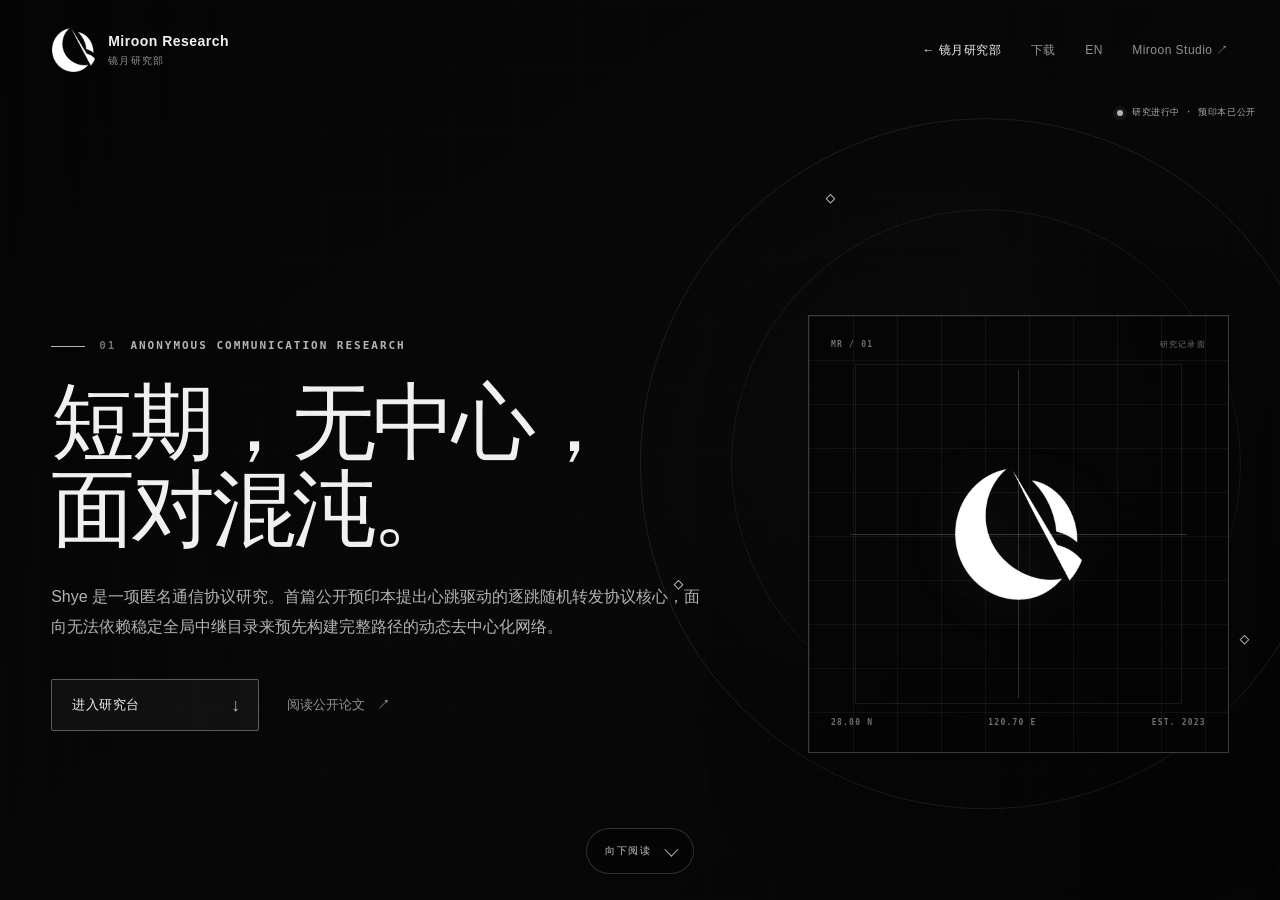
<file: shye/index.html>
<!DOCTYPE html><html lang="zh-CN"><head><meta charset="UTF-8"><meta name="viewport" content="width=device-width, initial-scale=1"><meta name="theme-color" content="#050505"><meta name="color-scheme" content="dark"><meta name="description" content="Shye 的首篇预印本已公开：面向动态去中心化网络的心跳驱动、逐跳随机转发协议核心。阅读 v1.0.6 英文稿与中文参考稿。"><meta name="robots" content="index, follow"><title>Shye · 镜月研究部</title><link rel="canonical" href="https://www.miroonresearch.cn/shye/"><link rel="alternate" hreflang="zh-CN" href="https://www.miroonresearch.cn/shye/"><link rel="alternate" hreflang="en" href="https://www.miroonresearch.cn/en/shye/"><link rel="alternate" hreflang="x-default" href="https://www.miroonresearch.cn/shye/"><link rel="icon" href="/favicon.ico" sizes="any"><link rel="icon" type="image/png" sizes="32x32" href="/favicon.png"><link rel="icon" type="image/png" sizes="192x192" href="/icon-192.png"><link rel="apple-touch-icon" sizes="180x180" href="/apple-touch-icon.png"><meta property="og:type" content="website"><meta property="og:site_name" content="Miroon Research"><meta property="og:title" content="Shye · 镜月研究部"><meta property="og:description" content="Shye 的首篇预印本已公开：面向动态去中心化网络的心跳驱动、逐跳随机转发协议核心。阅读 v1.0.6 英文稿与中文参考稿。"><meta property="og:url" content="https://www.miroonresearch.cn/shye/"><meta property="og:locale" content="zh_CN"><meta name="twitter:card" content="summary"><script type="application/ld+json">{"@context":"https://schema.org","@type":"ResearchProject","name":"Shye","url":"https://www.miroonresearch.cn/shye/","sameAs":"https://www.miroonstudio.cn/projects/shye/","description":"Shye 是一项匿名通信协议研究。首篇公开预印本提出心跳驱动的逐跳随机转发协议核心，面向无法依赖稳定全局中继目录来预先构建完整路径的动态去中心化网络。","memberOf":{"@type":"ResearchOrganization","name":"Miroon Research","url":"https://www.miroonresearch.cn/"},"additionalProperty":{"@type":"PropertyValue","name":"Research status","value":"Public preprint"},"subjectOf":{"@type":"ScholarlyArticle","name":"Shye: A Heartbeat-Driven Protocol Core for Hop-by-Hop Random Forwarding in Adversarial Decentralized Networks","url":"https://doi.org/10.5281/zenodo.23148517","identifier":"10.5281/zenodo.23148517","version":"1.0.6","datePublished":"2026-10-05","genre":"Preprint","author":{"@type":"Person","name":"Wang, Shuo","affiliation":{"@type":"Organization","name":"Miroon Research"}}}}</script><link rel="stylesheet" href="/_astro/BaseLayout.Bunlfx6_.css"><style>.public-paper[data-astro-cid-y4fkrc2z]{background:#ffffff06;border:1px solid #fff3;margin-top:32px;padding:clamp(22px,4vw,44px)}.paper-eyebrow[data-astro-cid-y4fkrc2z]{color:#aaa;letter-spacing:.12em;flex-wrap:wrap;justify-content:space-between;gap:12px;font-family:Consolas,monospace;font-size:10px;display:flex}h3[data-astro-cid-y4fkrc2z]{letter-spacing:-.025em;overflow-wrap:anywhere;margin:28px 0 18px;font-size:clamp(21px,3.4vw,34px);font-weight:550;line-height:1.35}.paper-author[data-astro-cid-y4fkrc2z]{color:#bbb;font-size:14px;line-height:1.7}.paper-author[data-astro-cid-y4fkrc2z] span[data-astro-cid-y4fkrc2z]{padding:0 6px}dl[data-astro-cid-y4fkrc2z]{flex-wrap:wrap;gap:20px 40px;margin:28px 0;display:flex}dt[data-astro-cid-y4fkrc2z]{color:#999;margin-bottom:8px;font-size:11px}dd[data-astro-cid-y4fkrc2z]{color:#ddd;overflow-wrap:anywhere;margin:0;font-family:Consolas,monospace;font-size:12px}dd[data-astro-cid-y4fkrc2z] a[data-astro-cid-y4fkrc2z]{text-underline-offset:4px;text-decoration:underline}.paper-actions[data-astro-cid-y4fkrc2z]{flex-wrap:wrap;gap:10px;display:flex}.paper-actions[data-astro-cid-y4fkrc2z] a[data-astro-cid-y4fkrc2z]{border:1px solid #555;justify-content:space-between;align-items:center;gap:16px;min-height:44px;padding:12px 14px;font-size:12px;display:inline-flex}.paper-actions[data-astro-cid-y4fkrc2z] .paper-primary[data-astro-cid-y4fkrc2z]{color:#111;background:#e9e8e4;border-color:#e9e8e4}a[data-astro-cid-y4fkrc2z]:focus-visible{outline-offset:5px;outline:2px solid #fff}.paper-actions[data-astro-cid-y4fkrc2z] a[data-astro-cid-y4fkrc2z]:hover{border-color:#eee}@media (width<=480px){.paper-actions[data-astro-cid-y4fkrc2z] a[data-astro-cid-y4fkrc2z]{width:100%}}
</style></head><body data-cover-state="cover" data-page-kind="shye" data-locale="zh"><a class="skip-link" href="#reading-start" data-enter-reading>跳至正文</a><section class="cover-scene" data-cover-scene aria-labelledby="cover-title"><div class="cover-grid" aria-hidden="true"></div><div class="cover-orbit" aria-hidden="true"><i></i><i></i><i></i></div><header class="cover-header"><a class="wordmark" href="/" aria-label="镜月研究部首页"><img src="/assets/miroon-research-logo-192.png" srcset="/assets/miroon-research-logo-64.png 64w, /assets/miroon-research-logo-192.png 192w, /assets/miroon-research-logo-352.png 352w" sizes="(max-width: 680px) 38px, 44px" alt width="44" height="44" decoding="async"><span><strong>Miroon Research</strong><small>镜月研究部</small></span></a><nav class="cover-nav" aria-label="封面导航"><a class="return-link" href="/">← 镜月研究部</a><a href="/download/">下载</a><a href="/en/shye/" lang="en">EN</a><a href="https://www.miroonstudio.cn/" rel="external">Miroon Studio ↗</a></nav></header><div class="persistent-status persistent-status--cover"><i></i>研究进行中 · 预印本已公开</div><div class="cover-content"><div class="cover-copy"><p class="eyebrow"><span>01</span>Anonymous Communication Research</p><h1 id="cover-title" tabindex="-1"><span>短期，无中心，</span><span>面对混沌。</span></h1><p class="cover-lede">Shye 是一项匿名通信协议研究。首篇公开预印本提出心跳驱动的逐跳随机转发协议核心，面向无法依赖稳定全局中继目录来预先构建完整路径的动态去中心化网络。</p><div class="cover-actions"><button class="primary-action" type="button" data-enter-reading><span>进入研究台</span><b aria-hidden="true">↓</b></button><a class="text-action" href="https://doi.org/10.5281/zenodo.23148517">阅读公开论文<span>↗</span></a></div></div><aside class="cover-instrument" aria-label="研究标识"><div class="instrument-meta"><span>MR / 01</span><span>研究记录面</span></div><div class="instrument-mark"><img src="/assets/miroon-research-logo-192.png" srcset="/assets/miroon-research-logo-64.png 64w, /assets/miroon-research-logo-192.png 192w, /assets/miroon-research-logo-352.png 352w" sizes="176px" alt="Miroon Research" width="176" height="181" decoding="async"><span class="axis axis-x"></span><span class="axis axis-y"></span></div><div class="instrument-footer"><span>28.00 N</span><span>120.70 E</span><span>EST. 2023</span></div></aside></div><button class="scroll-cue" type="button" data-enter-reading aria-label="进入正文"><span>向下阅读</span><i aria-hidden="true"></i></button></section><main class="reading-scene" data-reading-scene id="reading-start"><header class="reading-header"><div class="reading-header__inner"><a class="reading-brand" href="/"><img src="/assets/miroon-research-logo-192.png" srcset="/assets/miroon-research-logo-64.png 64w, /assets/miroon-research-logo-192.png 192w, /assets/miroon-research-logo-352.png 352w" sizes="(max-width: 680px) 30px, 32px" alt width="32" height="32" decoding="async"><span><strong>Miroon Research</strong><small>镜月研究部</small></span></a><a class="reading-return" href="/">← 镜月研究部</a><nav class="reading-nav" aria-label="正文导航"><span class="persistent-status"><i></i>研究进行中 · 预印本已公开</span><a href="/download/">下载</a><a href="/en/shye/" lang="en">EN</a><a href="https://www.miroonstudio.cn/" rel="external">Studio ↗</a></nav></div><div class="mobile-status persistent-status"><i></i>研究进行中 · 预印本已公开</div></header><div class="reading-container"><aside class="section-directory" aria-label="Shye 研究索引" data-directory><p>Shye 研究索引</p><nav><a href="#object" data-section-link="object" aria-current="location"><span>01</span><strong>研究对象</strong></a><a href="#paper" data-section-link="paper"><span>02</span><strong>公开论文</strong></a><a href="#ideal" data-section-link="ideal"><span>03</span><strong>理想终态</strong></a><a href="#boundaries" data-section-link="boundaries"><span>04</span><strong>研究范围</strong></a><a href="#status" data-section-link="status"><span>05</span><strong>状态与讨论</strong></a></nav></aside><script type="module">var e=document.querySelector(`[data-directory]`);if(e){let t=[...e.querySelectorAll(`[data-section-link]`)],n=t.map(e=>document.getElementById(e.dataset.sectionLink??``)).filter(e=>!!e),r=e=>{t.forEach(t=>{t.dataset.sectionLink===e?t.setAttribute(`aria-current`,`location`):t.removeAttribute(`aria-current`)})},i=new IntersectionObserver(e=>{let t=e.filter(e=>e.isIntersecting).sort((e,t)=>t.intersectionRatio-e.intersectionRatio)[0];t?.target.id&&r(t.target.id)},{rootMargin:`-22% 0px -62%`,threshold:[0,.1,.35,.7]});n.forEach(e=>i.observe(e))}</script><article class="research-article"><section class="research-section" id="object" data-section><p class="section-kicker">01 / Research Object</p><h2 data-reading-heading tabindex="-1">研究动态条件下的匿名通信。</h2><p class="section-lead">Shye 是一项匿名通信协议研究。首篇公开预印本提出心跳驱动的逐跳随机转发协议核心，面向无法依赖稳定全局中继目录来预先构建完整路径的动态去中心化网络。</p><p class="section-copy">首篇论文已在 Zenodo 公开为预印本。本页提供论文入口、研究定位与结论范围；具体定义、模型和论证见公开原文。也可回到 <a href="https://www.miroonstudio.cn/projects/shye/">Studio 项目页</a> 查看项目动态。</p><div class="status-board"><div><span>STATE / 研究状态</span><strong>首篇论文已公开</strong><p>Zenodo 预印本 v1.0.6 · 2026-10-05</p></div><div><span>MANUSCRIPT / 公开稿件</span><strong>英文稿与中文参考稿</strong><p>通过永久 DOI 阅读论文记录与两份公开 PDF。</p></div></div></section><section class="research-section" id="paper" data-section><span id="concepts"></span><p class="section-kicker">02 / Public Paper</p><h2>首篇论文，开放阅读。</h2><p class="section-lead">论文提出心跳驱动的逐跳随机转发协议核心，讨论候选资格、局部选择与交接授权。以下信息对应公开的 Zenodo v1.0.6 记录。</p><div class="public-paper" data-astro-cid-y4fkrc2z><div class="paper-eyebrow" data-astro-cid-y4fkrc2z><span data-astro-cid-y4fkrc2z>01 / SHYE</span><span data-astro-cid-y4fkrc2z>PUBLIC PREPRINT · v1.0.6</span></div><h3 lang="en" data-astro-cid-y4fkrc2z>Shye: A Heartbeat-Driven Protocol Core for Hop-by-Hop Random Forwarding in Adversarial Decentralized Networks</h3><p class="paper-author" data-astro-cid-y4fkrc2z>Wang, Shuo <span data-astro-cid-y4fkrc2z>·</span> Miroon Research</p><dl data-astro-cid-y4fkrc2z><div data-astro-cid-y4fkrc2z><dt data-astro-cid-y4fkrc2z>记录日期</dt><dd data-astro-cid-y4fkrc2z><time datetime="2026-10-05" data-astro-cid-y4fkrc2z>2026-10-05</time></dd></div><div data-astro-cid-y4fkrc2z><dt data-astro-cid-y4fkrc2z>DOI</dt><dd data-astro-cid-y4fkrc2z><a href="https://doi.org/10.5281/zenodo.23148517" rel="external" data-astro-cid-y4fkrc2z>10.5281/zenodo.23148517</a></dd></div></dl><nav class="paper-actions" aria-label="论文阅读入口" data-astro-cid-y4fkrc2z><a class="paper-primary" href="https://doi.org/10.5281/zenodo.23148517" rel="external" data-astro-cid-y4fkrc2z>Zenodo 论文记录 <span data-astro-cid-y4fkrc2z>↗</span></a><a href="https://zenodo.org/api/records/23148517/files/Shye_1.0.6_English_Manuscript.pdf/content" rel="external" hreflang="en" data-astro-cid-y4fkrc2z>英文稿 PDF <span data-astro-cid-y4fkrc2z>↗</span></a><a href="https://zenodo.org/api/records/23148517/files/Shye_1.0.6_Chinese_Reference.pdf/content" rel="external" hreflang="zh-CN" data-astro-cid-y4fkrc2z>中文参考稿 PDF <span data-astro-cid-y4fkrc2z>↗</span></a></nav></div></section><section class="research-section" id="ideal" data-section><p class="section-kicker">03 / Intended Destination</p><h2>理想不是口号，而是可验证。</h2><p class="section-lead">Shye 的理想终态是一项“可验证研究协议”。</p><div class="ideal-statement">成为一项可验证的研究协议：具有严谨论文、参考原型和可复现实验，允许他人质疑、验证并继续研究。</div><p class="section-copy">这个目标同时要求理论、工程和实验能够互相对应。任何一个环节尚未完成，都不能由另外两个环节代替作证。</p></section><section class="research-section" id="boundaries" data-section><p class="section-kicker">04 / Research Scope</p><h2>结论与前提，一起公开。</h2><p class="section-lead">论文聚焦协议核心，并明确列出其性质成立的条件与尚未建立的能力。</p><ul class="boundary-list"><li>不是生产级协议，也不是可部署服务。</li><li>论文陈述的性质限于候选资格有效性、相对于记录的诚实选择、具根授权连续性与有界诚实传播。</li><li>上述性质不建立端到端匿名性或通信必达；部署相关的准入、随机性、隐私与性能需要单独的机制和评估。</li><li>透明状态证明仍随转发次数线性增长；限制收据窗口不等于证明大小恒定。</li></ul><p class="boundary-note">上述范围依据公开论文记录整理；完整定义、假设与论证请阅读原文。</p></section><section class="research-section" id="status" data-section><p class="section-kicker">05 / Status & Discussion</p><h2>研究进行中，结论尚未封闭。</h2><p class="section-lead">欢迎围绕公开预印本中的问题、假设、协议核心与结论范围展开讨论、批评和复核。</p><div class="status-board"><div><span>RESEARCH</span><strong>In progress</strong><p>问题、模型与验证工作仍在推进。</p></div><div><span>PREPRINT</span><strong>Public · v1.0.6</strong><p>英文稿与中文参考稿均可通过 Zenodo 阅读。</p></div></div><a class="discussion-link" href="mailto:shiye@miroonresearch.cn?subject=Shye%20%E7%A0%94%E7%A9%B6%E8%AE%A8%E8%AE%BA">联系时叶进行研究讨论 <span>↗</span></a></section></article><aside class="reading-aside-note" aria-hidden="true">SHYE / PUBLIC RESEARCH BRIEF / 01</aside></div></main><script type="module">var e=document.body,t=document.querySelector(`[data-cover-scene]`),n=document.querySelector(`[data-reading-scene]`),r=document.querySelectorAll(`[data-enter-reading]`);if(t&&n){let i=window.matchMedia(`(min-width: 1181px) and (min-height: 620px) and (pointer: fine) and (prefers-reduced-motion: no-preference)`),a=0,o=0,s=0,c=0,l=!1,u=!1,d=!1,f=(e,t)=>{e.inert=t,t?e.setAttribute(`aria-hidden`,`true`):e.removeAttribute(`aria-hidden`)},p=()=>{d&&=(window.removeEventListener(`wheel`,C),!1)},m=()=>{let t=e.dataset.coverState,n=u&&i.matches&&(t===`cover`||t===`complete`&&window.scrollY<=1);n&&!d?(window.addEventListener(`wheel`,C,{passive:!1}),d=!0):n||p()},h=()=>{u=!1,p(),window.removeEventListener(`scroll`,m),window.removeEventListener(`keydown`,w)},g=()=>{h(),u=!0,window.addEventListener(`scroll`,m,{passive:!0}),window.addEventListener(`keydown`,w),m()},_=()=>{a=0,o=0,window.clearTimeout(s)},v=e=>{let t=Math.sign(e);return t?(t!==o&&(a=0,o=t),a+=Math.abs(e),window.clearTimeout(s),s=window.setTimeout(_,160),a>=72):!1},y=()=>{e.dataset.coverState=`complete`,l=!1,_(),f(t,!0),f(n,!1),n.scrollTop=0,window.scrollTo({top:0,behavior:`instant`}),m(),n.querySelector(`[data-reading-heading]`)?.focus({preventScroll:!0})},b=()=>{e.dataset.coverState=`cover`,l=!1,_(),f(t,!1),f(n,!0),window.scrollTo({top:0,behavior:`instant`}),m(),t.querySelector(`#cover-title`)?.focus({preventScroll:!0})},x=()=>{!i.matches||l||e.dataset.coverState!==`complete`||window.scrollY>1||(l=!0,_(),window.clearTimeout(c),window.scrollTo({top:0,behavior:`instant`}),e.dataset.coverState=`returning`,m(),f(t,!0),f(n,!0),window.requestAnimationFrame(()=>{window.requestAnimationFrame(()=>{e.dataset.coverState=`returning-active`,c=window.setTimeout(b,820)})}))},S=()=>{if(!i.matches||e.dataset.coverState===`natural`){f(t,!1),f(n,!1),n.scrollIntoView({behavior:window.matchMedia(`(prefers-reduced-motion: reduce)`).matches?`auto`:`smooth`,block:`start`});let e=n.querySelector(`[data-reading-heading]`);window.setTimeout(()=>e?.focus({preventScroll:!0}),0);return}l||e.dataset.coverState!==`cover`||(l=!0,e.dataset.coverState=`transitioning`,m(),f(t,!0),f(n,!0),_(),window.clearTimeout(c),c=window.setTimeout(y,820))};function C(t){if(l)return;let n=e.dataset.coverState;if(n===`cover`){t.preventDefault(),v(t.deltaY)&&o>0&&S();return}n===`complete`&&window.scrollY<=1&&t.deltaY<0?(t.preventDefault(),v(t.deltaY)&&o<0&&x()):_()}function w(t){if(!l&&!t.target?.matches(`input, textarea, select, [contenteditable='true']`)){if(e.dataset.coverState===`cover`){if(!(t.key===`ArrowDown`||t.key===`PageDown`||t.key===`End`||t.key===` `&&!t.shiftKey))return;t.preventDefault(),S();return}!(window.scrollY<=1&&(t.key===`ArrowUp`||t.key===`PageUp`||t.key===`Home`||t.key===` `&&t.shiftKey))||e.dataset.coverState!==`complete`||(t.preventDefault(),x())}}let T=()=>{if(window.location.hash&&window.location.hash!==`#reading-start`){e.dataset.coverState=`complete`,h(),f(t,!0),f(n,!1),g(),window.requestAnimationFrame(()=>{let e=decodeURIComponent(window.location.hash.slice(1));document.getElementById(e)?.scrollIntoView()});return}if(!i.matches){e.dataset.coverState=`natural`,h(),_(),f(t,!1),f(n,!1);return}e.dataset.coverState===`natural`&&(e.dataset.coverState=window.scrollY===0?`cover`:`complete`),e.dataset.coverState===`cover`?(f(t,!1),f(n,!0)):(f(t,!0),f(n,!1)),g()};r.forEach(e=>e.addEventListener(`click`,S)),i.addEventListener(`change`,T),T()}</script></body></html>
</file>
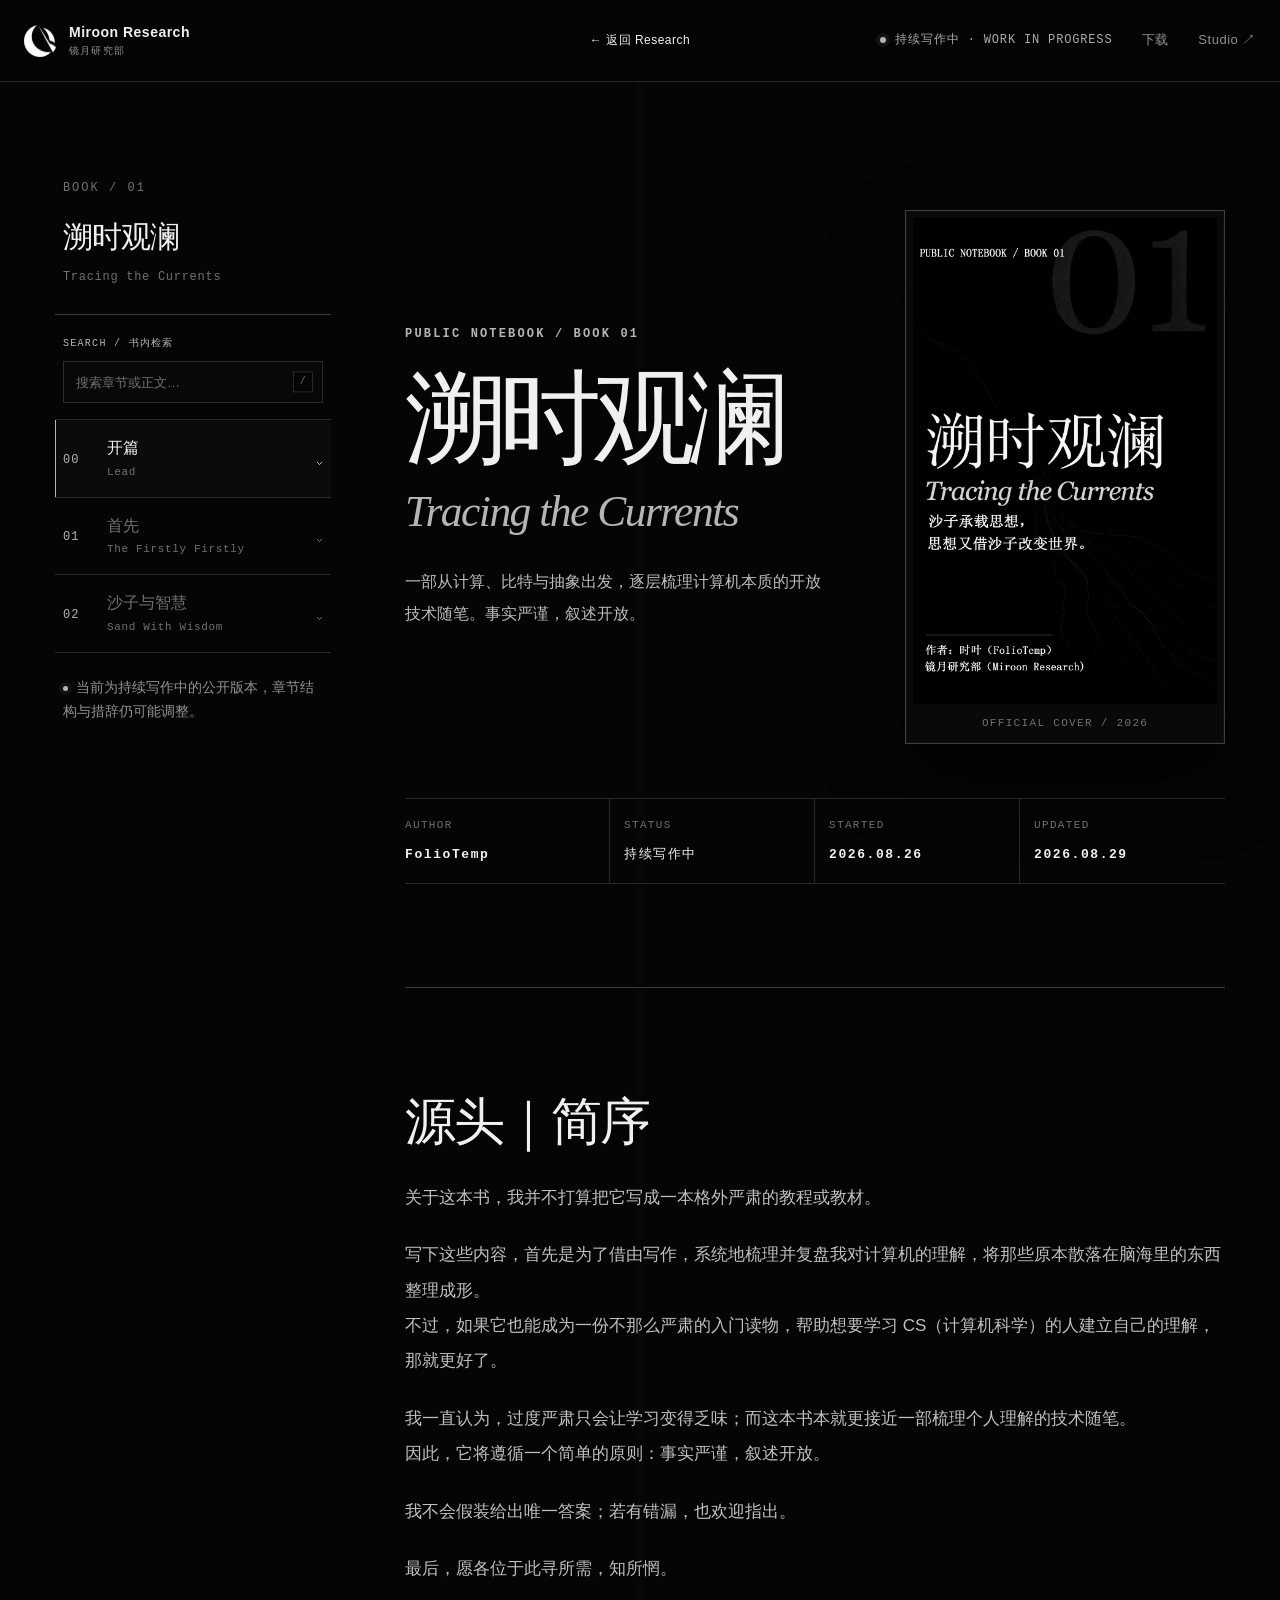
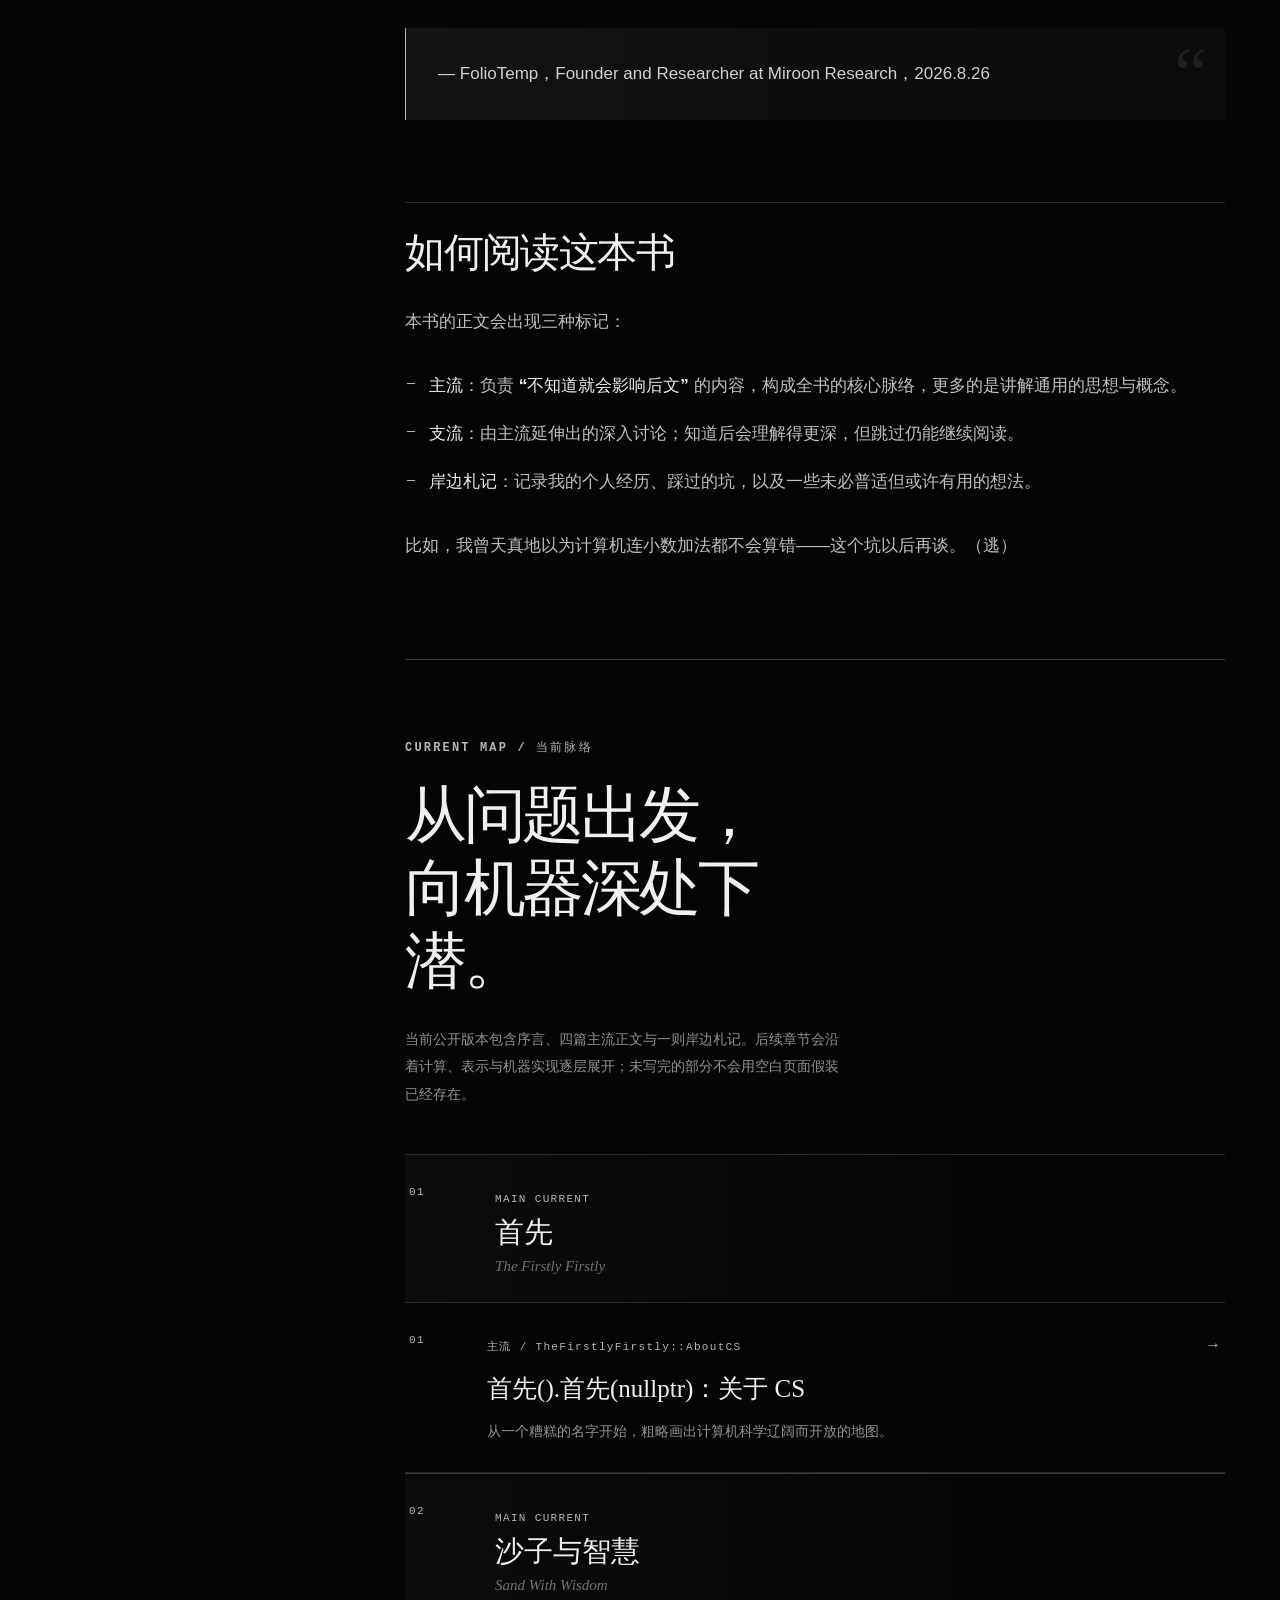
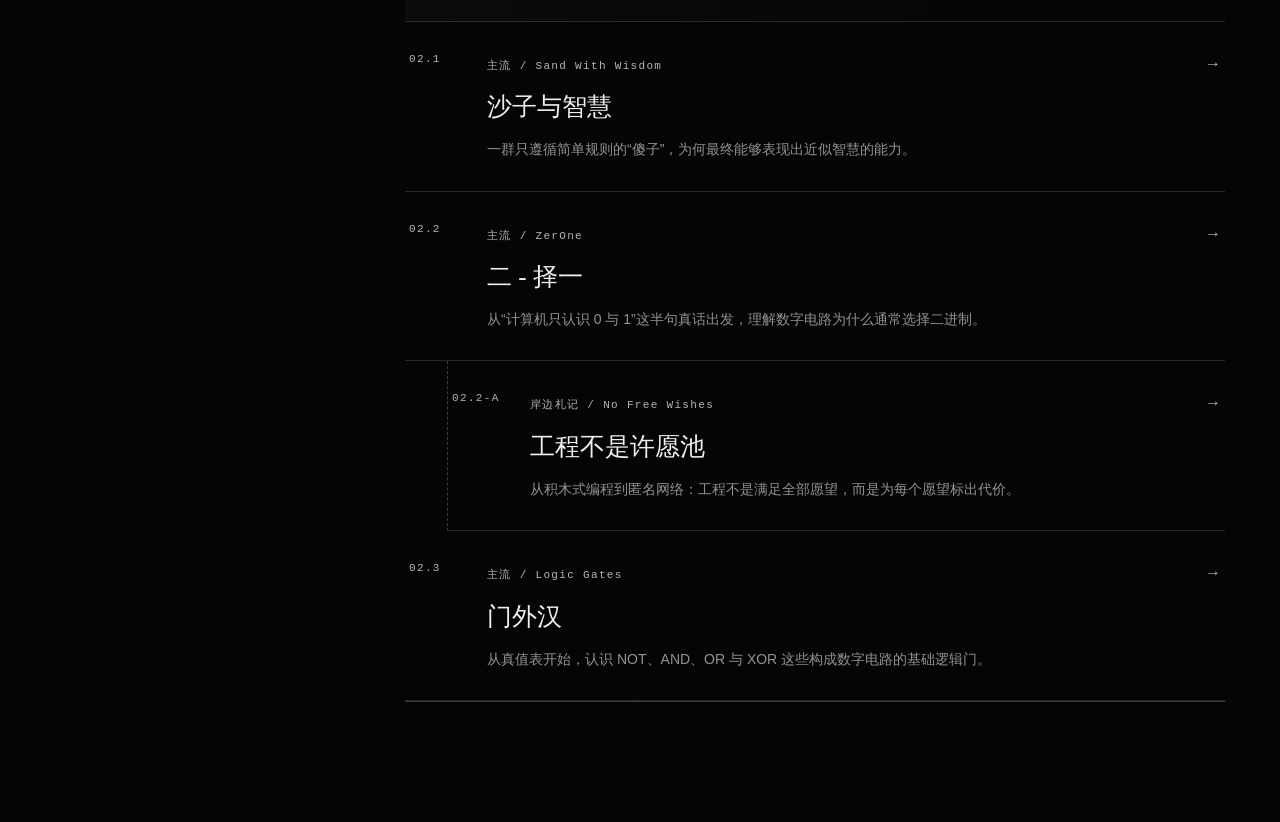
<file: books/tracing-the-currents/index.html>
<!DOCTYPE html><html lang="zh-CN"><head><meta charset="UTF-8"><meta name="viewport" content="width=device-width, initial-scale=1"><meta name="theme-color" content="#050505"><meta name="color-scheme" content="dark"><meta name="description" content="一部从计算、比特与抽象出发，逐层梳理计算机本质的开放技术随笔。事实严谨，叙述开放。"><meta name="robots" content="index, follow"><title>溯时观澜 · Tracing the Currents | Miroon Research</title><link rel="canonical" href="https://www.miroonresearch.cn/books/tracing-the-currents/"><link rel="alternate" hreflang="zh-CN" href="https://www.miroonresearch.cn/books/tracing-the-currents/"><link rel="alternate" hreflang="x-default" href="https://www.miroonresearch.cn/books/tracing-the-currents/"><link rel="icon" href="/favicon.ico" sizes="any"><link rel="icon" type="image/png" sizes="32x32" href="/favicon.png"><link rel="icon" type="image/png" sizes="192x192" href="/icon-192.png"><link rel="apple-touch-icon" sizes="180x180" href="/apple-touch-icon.png"><meta property="og:type" content="website"><meta property="og:site_name" content="Miroon Research"><meta property="og:title" content="溯时观澜 · Tracing the Currents | Miroon Research"><meta property="og:description" content="一部从计算、比特与抽象出发，逐层梳理计算机本质的开放技术随笔。事实严谨，叙述开放。"><meta property="og:url" content="https://www.miroonresearch.cn/books/tracing-the-currents/"><meta property="og:locale" content="zh_CN"><meta property="og:image" content="https://www.miroonresearch.cn/assets/tracing-the-currents-cover.png?v=20260827-2"><meta name="twitter:card" content="summary"><meta name="twitter:image" content="https://www.miroonresearch.cn/assets/tracing-the-currents-cover.png?v=20260827-2"><script type="application/ld+json">{"@context":"https://schema.org","@type":"Book","name":"溯时观澜","alternateName":"Tracing the Currents","description":"一部从计算、比特与抽象出发，逐层梳理计算机本质的开放技术随笔。事实严谨，叙述开放。","inLanguage":"zh-CN","author":{"@type":"Person","name":"FolioTemp"},"publisher":{"@type":"Organization","name":"Miroon Research","url":"https://www.miroonresearch.cn/"},"url":"https://www.miroonresearch.cn/books/tracing-the-currents/","dateCreated":"2026-08-26","dateModified":"2026-08-27"}</script><link rel="stylesheet" href="/_astro/BaseLayout.Bunlfx6_.css"></head><body data-cover-state="natural" data-page-kind="book" data-locale="zh"><main class="book-scene" id="reading-start"><header class="reading-header"><div class="reading-header__inner"><a class="reading-brand" href="/"><img src="/assets/miroon-research-logo-192.png" srcset="/assets/miroon-research-logo-64.png 64w, /assets/miroon-research-logo-192.png 192w, /assets/miroon-research-logo-352.png 352w" sizes="(max-width: 680px) 30px, 32px" alt width="32" height="32" decoding="async"><span><strong>Miroon Research</strong><small>镜月研究部</small></span></a><a class="reading-return" href="/">← 返回 Research</a><nav class="reading-nav" aria-label="正文导航"><span class="persistent-status"><i></i>持续写作中 · WORK IN PROGRESS</span><a href="/download/">下载</a><a href="https://www.miroonstudio.cn/" rel="external">Studio ↗</a></nav></div><div class="mobile-status persistent-status"><i></i>持续写作中 · WORK IN PROGRESS</div></header><div class="book-frame"><aside class="book-sidebar" aria-label="《溯时观澜》章节目录"><a class="book-sidebar__identity" href="/books/tracing-the-currents/"><span>BOOK / 01</span><strong>溯时观澜</strong><small>Tracing the Currents</small></a><button class="book-sidebar__toggle" type="button" aria-controls="book-directory" aria-expanded="false" data-book-directory-toggle><span>CONTENTS / 目录</span><strong><em>00</em>源头｜简序</strong><i aria-hidden="true">＋</i></button><div class="book-sidebar__search" role="search" data-book-search><label for="book-search-input">SEARCH / 书内检索</label><div><input id="book-search-input" type="search" placeholder="搜索章节或正文…" autocomplete="off" spellcheck="false" data-book-search-input><kbd aria-hidden="true">/</kbd></div></div><div class="book-sidebar__search-results" aria-live="polite" data-book-search-results hidden></div><script type="application/json" data-book-search-index>[{"number":"00","current":"序","title":"源头｜简序","englishTitle":"Lead","href":"/books/tracing-the-currents/","summary":"为什么写下这本书，以及主流、支流与岸边札记应当如何阅读。","groupNumber":"00","text":"溯时观澜 · Tracing the Currents 源头｜简序 关于这本书，我并不打算把它写成一本格外严肃的教程或教材。 写下这些内容，首先是为了借由写作，系统地梳理并复盘我对计算机的理解，将那些原本散落在脑海里的东西整理成形。 不过，如果它也能成为一份不那么严肃的入门读物，帮助想要学习 CS（计算机科学）的人建立自己的理解，那就更好了。 我一直认为，过度严肃只会让学习变得乏味；而这本书本就更接近一部梳理个人理解的技术随笔。 因此，它将遵循一个简单的原则：事实严谨，叙述开放。 我不会假装给出唯一答案；若有错漏，也欢迎指出。 最后，愿各位于此寻所需，知所惘。 — FolioTemp，Founder and Researcher at Miroon Research，2026.8.26 如何阅读这本书 本书的正文会出现三种标记： 主流 ：负责 “不知道就会影响后文” 的内容，构成全书的核心脉络，更多的是讲解通用的思想与概念。 支流 ：由主流延伸出的深入讨论；知道后会理解得更深，但跳过仍能继续阅读。 岸边札记 ：记录我的个人经历、踩过的坑，以及一些未必普适但或许有用的想法。 比如，我曾天真地以为计算机连小数加法都不会算错——这个坑以后再谈。（逃）"},{"number":"01","current":"主流","title":"首先().首先(nullptr)：关于 CS","englishTitle":"TheFirstlyFirstly::AboutCS","href":"/books/tracing-the-currents/01-about-cs/","summary":"从一个糟糕的名字开始，粗略画出计算机科学辽阔而开放的地图。","groupNumber":"01","text":"主流 01｜首先().首先(nullptr)：关于 CS - TheFirstlyFirstly::AboutCS “ 计算机科学 ” 这个名字本身就很糟糕。 首先，它不是一门科学；其次，它所关心的其实也并非计算机本身。 — Hal Abelson，MIT 6.001《计算机程序的构造和解释》Lecture 1A（节译） 01. 何为 “CS” ？ 正如麻省理工学院传奇老教授 Hal Abelson 所说，“计算机科学”是一个容易令人误解的名称。 不过这里所谓“它不是科学，也不关于计算机”，更像是一种教学上的修辞。 计算机之于 CS，正如粒子加速器之于物理学，焖子之于良子。 这些都是重要的工具或研究对象，却不是其全部。 严格而言，今天的 CS 是一门独立但边界开放的学科。 它研究计算能够做什么、如何实现计算、需要多少资源，以及信息如何被表示、变换、存储与传递。 其内部包括算法、程序语言、体系结构、操作系统、网络、图形学、人工智能和安全等众多方向，同时广泛借用离散数学、线性代数、概率统计与工程学的方法。 对我而言，CS 更像是现代文明诸多领域智慧的交汇处。 它不像一座边界封闭的孤岛，而是在与数学、工程、自然科学甚至人文社会科学持续交换方法的过程中发展起来的。 我认为，学科从来不是彼此隔绝的孤岛。 知识如同数据，在文明庞大的网络中川流不息；它们于交汇处相遇、碰撞，又携带新的意义奔向远方。 中华文明亦在无数族群与思想的交流中汇流成河；现代文明的璀璨，也恰恰诞生于这些从未停歇的流动与交汇之中。 02. CS 概述 CS 全称为 “Computer Science”，中文通常直接译为 “计算机科学”。 请不要把它与 Counter-Strike 搞混（缩写同为 CS），哪怕它真的很好玩（基于作者 500小时+ 调查时长） 实际上，计算机科学这玩意大得离谱。 它的一端研究某个问题究竟能不能被计算，以及计算它需要付出多少时间与空间。 另一端则试图让数十亿枚晶体管、遍布世界的机器，以及数量同样惊人的不可靠人类共同完成一件事情。 如果非要粗略地画一张地图，那么，理论计算机科学关心 “什么能够被计算” 。 算法与数据结构则关心 “怎样更有效地计算” 。 程序语言与软件工程关心 “怎样把人的想法变成可理解、可执行、最好也可维护的程序” ， 而不是产出今天只有我和上帝能看懂，明天只有上帝能看懂的项目。 （至于我们苦命的全栈开发者，则经常拿着一个人的工资，同时干前端、后端、设计以及另外几个人的活。） 再向下看，计算机体系结构、操作系统与编译器负责让软件最终落到真实机器上。 数据库、计算机网络与分布式系统负责保存、处理与传递信息，并让多台机器能够协同工作。 计算机安全与密码学则试图在一个并不总是值得信任的世界里建立有限的信任。 图形学、人机交互和人工智能又将计算重新带回人类能够感知的世界：图像、语言、声音、决策，以及那个永远理解不了 “任意按键” 是什么玩意的用户。 当然，这并不是一棵必须从底部依次点亮的技能树。 你完全可能在不知道 TCP 如何工作时写出一个网站，在不理解编译器时使用十种编程语言， 甚至在不知道自己为什么能跑起来时，让程序成功跑起来，顺带再安装几百个依赖库——这通常被称为 “现代软件开发” 。 贯穿这些领域的一个重要思想，是抽象。 我们把电压的变化解释成 0 与 1，把比特组合成数字和指令，把指令组织成程序，再把程序连接成操作系统、网络与数字世界。 每一层都暂时隐藏更底层的复杂性，使我们能够站在前人搭建的阶梯上继续思考。 因而，学习 CS 并不只是学习如何使用计算机。 它也是在学习：人类如何划分问题、建立模型、隐藏复杂性，并最终让一块由沙子炼成的芯片在承载思想的同时变得聪明。"},{"number":"02.1","current":"主流","title":"沙子与智慧","englishTitle":"Sand With Wisdom","href":"/books/tracing-the-currents/02-sand-with-wisdom/","summary":"一群只遵循简单规则的“傻子”，为何最终能够表现出近似智慧的能力。","groupNumber":"02","text":"主流 02｜沙子与智慧 · Sand With Wisdom 01. 引-傻子 “沙子” 没有写错， “智慧” 则未必完全正确。 现代芯片的主要材料是硅，而硅广泛存在于沙石之中（就比如沙子）。 当然，把沙滩上的沙子变成处理器，远没有 “捡起来，插进主板” 那么简单。 它需要经历复杂的提纯、结晶、切割与制造，最终成为承载数十亿枚晶体管的硅片。 但从另一个角度看，计算机也确实像一个由无数 “傻子” 组成的系统：每个晶体管、每个逻辑门，都只会按照极其简单的规则行动。 它们不知道数字是什么，不理解自己正在执行什么，更不知道屏幕另一端的人类为何因为少写了一个缩进而逐渐失去理智。 那么，一群只会遵循简单规则的 “傻子” ，为什么能够表现出近似智慧的能力？ 要回答这个问题，我们首先需要理解： 何为计算？ 02. 算 - 什么 ？ 乍一听，这似乎是个哲学问题——毕竟哲学总喜欢追问事物的本质。 当然，我并不是说这种追问不好。恰恰相反，我认为追问本质，正是学习最好的起点。 比如，一说起 “计算”，很多人第一时间想到的会是加减乘除。 这当然是对的，但是从严格意义上的 “计算” 出发，那么这句话对得不太完整。 计算器求解出 1 + 1 是计算；搜索引擎在繁多的网页中搜索出结果是计算；GPU 根据输入的参数返回渲染结果也是计算； 让几亿参数的神经网络去计算 1 + 1 以及解答各种弱智吧问题都同样是计算。 它们处理的对象各不相同，但是却在不同中有着极为紧密的联系。 在本章所需的尺度上，我们可以暂时把计算理解为： 依照一组规则，使某种可表示的状态发生变化。 输入两个数字，根据加法规则得到它们的和；输入混乱的数组，根据算法规则快速排序。 实际上，在这里重要的不仅仅是数字，而是 “状态，表示与规则” 。 计算机不知道图片是什么，语言是什么，更没有在你机箱里偷偷抽烟。 对于计算机而言，实际上所有内容都是可以被区分的 “状态” 。 例如 11011111101010010 可以被解释为十进制中的 114514 ，也可以是某张图片，某个程序或者影片中的一部分。 更多的，其实同样的比特实际上没有什么与生俱来的意义，只是按照规则去解释它。 这很容易让人联想到马克思主义哲学中物质与意识的关系。 比特并不是一种脱离物质、悬浮存在的观念。 它必须依附于电压、电荷或其他真实的物理状态。 无论人类如何解释，这些物理差异都客观存在； 但人类又能够通过编码、规则与实践，赋予这些差异以意义，将它们组织成数字、文字、图像与程序。 意识不能凭空创造物质，却能够在认识物质以后，通过实践重新组织并改变物质世界。 沙子承载思想，思想又借沙子改变世界。"},{"number":"02.2","current":"主流","title":"二 - 择一","englishTitle":"ZerOne","href":"/books/tracing-the-currents/02-2-zerone/","summary":"从“计算机只认识 0 与 1”这半句真话出发，理解数字电路为什么通常选择二进制。","groupNumber":"02","text":"主流 02.2｜二 - 择一 · ZerOne 01. 还是沙子 “计算机只认识 0 与 1 ”，大概是计算机领域流传最广的半句真话。 我承认，这句话也不全错；但它极易让人误会——总让人觉得 CPU 里住着数十亿个傻子。 事实上，计算机连 0 和 1 也不认识——芯片中并没有微小的数字到处乱跑。 真正存在的是电压、电荷以及电路呈现出的不同物理状态。 所谓 0 与 1 ，只是人类为两类能够被电路可靠区分的状态取的代号。在常见的数字电路中，它们通常表现为两个不同的电压范围。 毕竟我们总不能指望一个原料是沙子的玩意直接理解数学意义上的 0 与 1 不是吗？ 因此，二进制真正重要的，从来不是 “零” 和 “一” ，而是 “二” ——机器只需要可靠地区分两种状态。 02. 为什么是“二”？ 既然二进制真正重要的是 “二” ，那么问题也就来了——为什么偏偏是二？why？ 三难道犯了什么错吗？这么看其实十进制也相当不错——毕竟咱已经使用了相当长时间的十进制了，并且暂时没有因为手指太多而导致文明原地爆炸。 如果只考虑能够表示多少种状态，那么对比二进制，三进制看起来甚至更有优势：一个比特只能在两种状态中选择，而一个三进制位却能在三种状态中选择； 同样是 n 个位置，二进制能够组成 2ⁿ 种状态，三进制则能够组成 3ⁿ 种状态。 不过可惜，芯片不是画在纸上的进制表，所以不是你说想要什么就可以要什么的（摊手）。 理想总是与现实有点小矛盾，两人并不总是喜欢达成一致。 在相近的可用电压范围内，把信号划分成两类，就像把一条路分成两个足够宽的车道； 如果划分成三类，那么每一类能够容忍的误差便会更小：噪声、温度变化、制造偏差和信号衰减，都可能让电路把一种状态认成另一种状态。 状态越多，单个位置能够表达的信息确实越多；但电路也必须变得更加精确和复杂。 当然，困难并不等于不可能。 华为公开的一项 三进制逻辑门专利申请 ，便是尝试使用不同的电压与晶体管阈值表示三种逻辑状态，并实现三进制逻辑值的加一与减一。 申请提出，这种结构可用于简化三进制逻辑电路、减少晶体管数量并降低功耗。 不过截至本文写作时，我能从公开资料中确认的，只是华为提出了这项技术方案。 这并不等于三进制处理器已经大规模量产，也并不足以说明通用三进制处理器已经具备大规模量产条件。 因此，至少在公开层面，这条路仍处于探索阶段。 但有趣的是，华为公开的另一项研究又选择了完全不同的方向。 韬（τ）定律 并没有试图为电路增加第三种逻辑状态。它以时间缩微为目标，通过 LogicFolding 等方法，将原本铺在平面上的部分电路分配到垂直堆叠的有源层中，从而缩短信号传播路径。 一个试图让每个位置多表达一种状态，另一个则试图让不同位置之间少走一段路。 三进制改变的是机器使用的“字母表”。 LogicFolding 改变的则是书写这些字母的电路在物质世界中的排列方式。 两者解决的并不是同一个问题，却共同说明了一件事情： 工程中很少存在脱离条件的唯一正确答案。其真正需要寻找的，是具体约束下更合适的取舍。 总的来说，使用二进制并不是因为 “二” 最聪明，而是因为在现代数字电路中，“二” 通常最不容易被机器认错。"},{"number":"02.2-A","current":"岸边札记","title":"工程不是许愿池","englishTitle":"No Free Wishes","href":"/books/tracing-the-currents/02-2-a-no-free-wishes/","summary":"从积木式编程到匿名网络：工程不是满足全部愿望，而是为每个愿望标出代价。","groupNumber":"02","text":"岸边札记 02.2-A｜工程不是许愿池 · No Free Wishes 我曾经在网络上试图向一群孩子解释，为什么他们使用的积木式编程语言很难同时拥有极高的性能与接近底层的控制能力。 他们的疑问其实非常合理：既然图形化编程更简单，那为什么不直接把它做得和底层语言一样快、一样自由，然后让所有人皆大欢喜？ 很遗憾的是，正如前文所提到的： “理想总是与现实有点小矛盾，两人并不总是喜欢达成一致。” 更确切地说，图形化本身并不必然导致低性能。 真正的问题在于——面向儿童的编程语言通常希望隐藏内存、线程、类型、资源生命周期与硬件差异，同时提供即时反馈、安全沙箱和近乎不会崩溃的使用体验。 （至于某些项目为了性能使用的“黑魔法”，那又是另一条不太适合儿童误入的支流了。） 可被隐藏的复杂性并不会因此消失，它只是被转移给了语言实现者和运行时。 如果再把底层控制一点点还给用户，性能与自由度或许会上升；但那些原本被隐藏的复杂性，也会顺着同一扇门重新走回来。 后来，当我开始思考匿名网络时，我又遇见了同一个问题。 我们当然希望一个匿名通信系统延迟极低、吞吐量极高、无需中心节点、不依赖可信方、能够抵抗流量分析和女巫攻击（Sybil attack）， 同时还部署简单、价格便宜，并且最好今天下午就能完成，再把 ACM CCS 的最佳论文和 Nature 录用通知塞我怀里，最后去厨房给我炒俩菜。 需求方对此表示： 电视节目截图，字幕为“任何人间奇迹中国人都能创造出来” 是的，任何人间奇迹。 遗憾的是，需求清单可以无限延长，带宽、时间和现实世界却没有义务随之扩张。 多增加一次转发，可能增加路径的不确定性，却也增加延迟与失败概率。 加入掩护流量可能遮蔽部分通信模式，却必须支付带宽与能耗。 降低延迟改善了体验，也可能使时序关联更加明显。 因此很显然，所谓 “匿名” ，从来不是一个可以单独打开的开关，而是在特定威胁模型与系统条件下才能讨论的性质。 我后来才意识到，我当时真正试图向那些孩子解释的是一个更加普遍的问题： 为什么工程无法同时满足我们的所有愿望？ 因为工程是给每个愿望标上代价，而非许愿"},{"number":"02.3","current":"主流","title":"门外汉","englishTitle":"Logic Gates","href":"/books/tracing-the-currents/02-3-logic-gates/","summary":"从真值表开始，认识 NOT、AND、OR 与 XOR 这些构成数字电路的基础逻辑门。","groupNumber":"02","text":"主流 02.3｜门外汉 · Logic Gates 引-逻辑门 到这里，机器已经拥有了两种能够被可靠区分的状态。 不过，一串静止的 0 与 1 还只能表示信息。要让计算真正发生，电路还必须按照一定的规则组合并改变这些状态。 而这些规则在数字电路中最基础的物质实现，它们同时还有个相当形象的名字： 逻辑门。 规则怪谈 我觉得 “逻辑门” 这个词非常贴切——它确实执行着极为简单的逻辑，也确实像一扇门一样，根据输入决定另一侧应该出现什么状态。 严格来说，逻辑门是一种按照固定规则，将一个或多个输入逻辑值映射为输出逻辑值的电路。 当然，它并不理解所谓的 “规则” ，也不知道门外站着什么。 它只负责在输入发生变化以后，坚定不移地给出规定好的输出。 （在这一点上，它可能比大多数软件需求都更加稳定。） 实际上，逻辑门的规则并不复杂，甚至简单到了可以被完整列出来： 一个逻辑门的输入只有 0 与 1 两种状态。 因此，拥有 n 个输入的逻辑门，总共只会遇到 2ⁿ 种输入组合。 把所有组合以及它们对应的输出逐一写进表格，便得到了一张 真值表（truth table） 。 在布尔逻辑中，我们通常将 1 解释为 “真” ，将 0 解释为 “假” ，真值表也因此得名。 （某些编程语言里就可以直接用 0 与 1 作为 “真” 或者 “假”） 当然，电子并不知道什么是真什么是假。 它们只是又一次被人类安排了意义。 康神开播了——真的假的？ 在 CS 里，我们不妨把 “康神开播了” 看作一个命题，并将它记作 P 。 所谓命题，就是一句能够被判断为真或假的陈述。 康神开播了， P = 1 ；康神没开播， P = 0 。 至于康神到底有没有开播，应该去直播间确认——真值表不负责现场调查。 它只负责告诉我们：如果命题是真的，接下来会怎样；如果命题是假的，又会怎样。 （开播了吗？如开，到底开没开，如开。） 直播画面，字幕为“康神开播了，真的假的” 如果 P 表示 “康神开播了”，那么 NOT P 表示的就是： 康神没有开播。 （字面意思了属于是） 我们可以把 P 与 NOT P 的所有可能完整列出来： P NOT P :---: :-------: 0 1 1 0 NOT P 有时也写作 ¬P ，二者都表示对命题 P 取反。 在计算机科学的命题逻辑中， P 代表一句陈述。 到了数字电路中，它也可以代表一根输入线上的逻辑状态。 当这条规则被真正实现为电路时，我们便得到了一扇最简单的逻辑门： 非门（NOT gate） ，也称为 反相器（inverter） 。 （像是一个杠精，无论如何都要和你持反意见） 全票通过 非门只有一个输入，因此它只需要负责反对一个人。 不过现实中的大多数问题往往不止一个条件。 假设现在有两个输入 P 与 Q ，每个输入都可能是 0 或 1 ， 那么一共会出现 2² = 4 种组合。 与门（AND gate） 的规则相当严格： 只有所有输入都为 1 时，它才会输出 1 。只要其中一个输入为 0 ，结果就是 0 。 P Q P AND Q :---: :---: :---------: 0 0 0 0 1 0 1 0 0 1 1 1 如果 P 表示“密码正确”， Q 表示“验证码正确”，那么 P AND Q 表示的就是： 密码与验证码全部正确。 少一个都不行。 （与门大概是那种喜欢连坐的老师，只要有一个人当搅屎棍就直接选择给全班人创死） 我觉得或许还行？ 或门（OR gate） 就显得比较随和了。 它对输入的要求相当宽松：只要两个输入中至少有一个为 1 ，它就会输出 1 。 只有当两个输入都为 0 时，它才会输出 0 。 P Q P OR Q :-: :-: :------: 0 0 0 0 1 1 1 0 1 1 1 1 （或许它自己就觉得 1 是个不错的选择，只需要有一个人支持它的观点罢了。） 值得注意的是，或门并不要求两个输入“二选一”。 当 P 与 Q 同时为 1 时， P OR Q 仍然是 1 。 这种“至少一个成立，也允许全部成立”的关系，称为 包含或（inclusive OR） 。 但如果规则要求两个输入中只能有一个为 1 呢？ 那就需要一扇稍微难伺候一点的门了。 王不见王 普通的或门只要求 “至少有一个”，至于到底来了一个还是两个，它并不在乎。 但 异或门（XOR gate，exclusive OR） 的要求更加严格：两个输入中必须恰好有一个为 1 ，它才会输出 1 。 或者说点更人话的： 两个输入不同时，异或门输出 1 ；两个输入相同时，异或门输出 0 。 P Q P XOR Q :-: :-: :-------: 0 0 0 0 1 1 1 0 1 1 1 0 异或运算也经常写作 P ⊕ Q 。 （尽管电脑上不是很好直接打出这个字符就是了） 不过在许多编程语言中，按位异或则使用更加方便输入的 ^ ，例如 P ^ Q 。 （人类最终还是向键盘作出了妥协。） 如果把 1 看作一位独占欲极强的“王”，那么异或门的规矩便相当直白： 来一个，可以；一个都不来，不行；两个同时来，更不行。 （没有王不行，有两个王也不行，算是仇家来的。）"}]</script><nav class="book-sidebar__chapters" id="book-directory" aria-label="章节分组"><section class="book-sidebar__group is-current" data-book-group data-group-number="00" data-group-open="false"><button class="book-sidebar__group-toggle" type="button" aria-controls="book-group-00" aria-expanded="false" data-book-group-toggle><span>00</span><div><strong>开篇</strong><small>Lead</small></div><i aria-hidden="true">⌄</i></button><div class="book-sidebar__entries" id="book-group-00"><a href="/books/tracing-the-currents/" aria-current="page"><span>00</span><div><small>序</small><strong>源头｜简序</strong></div></a></div></section><section class="book-sidebar__group" data-book-group data-group-number="01" data-group-open="false"><button class="book-sidebar__group-toggle" type="button" aria-controls="book-group-01" aria-expanded="false" data-book-group-toggle><span>01</span><div><strong>首先</strong><small>The Firstly Firstly</small></div><i aria-hidden="true">⌄</i></button><div class="book-sidebar__entries" id="book-group-01"><a href="/books/tracing-the-currents/01-about-cs/"><span>01</span><div><small>主流</small><strong>首先().首先(nullptr)：关于 CS</strong></div></a></div></section><section class="book-sidebar__group" data-book-group data-group-number="02" data-group-open="false"><button class="book-sidebar__group-toggle" type="button" aria-controls="book-group-02" aria-expanded="false" data-book-group-toggle><span>02</span><div><strong>沙子与智慧</strong><small>Sand With Wisdom</small></div><i aria-hidden="true">⌄</i></button><div class="book-sidebar__entries" id="book-group-02"><a href="/books/tracing-the-currents/02-sand-with-wisdom/"><span>02.1</span><div><small>主流</small><strong>沙子与智慧</strong></div></a><a href="/books/tracing-the-currents/02-2-zerone/"><span>02.2</span><div><small>主流</small><strong>二 - 择一</strong></div></a><a class="book-sidebar__entry--note" href="/books/tracing-the-currents/02-2-a-no-free-wishes/"><span>02.2-A</span><div><small>岸边札记</small><strong>工程不是许愿池</strong></div></a><a href="/books/tracing-the-currents/02-3-logic-gates/"><span>02.3</span><div><small>主流</small><strong>门外汉</strong></div></a></div></section></nav><p class="book-sidebar__state"><i></i>当前为持续写作中的公开版本，章节结构与措辞仍可能调整。</p></aside><script type="module">document.querySelectorAll(`.book-sidebar`).forEach(e=>{let t=e.querySelector(`[data-book-directory-toggle]`);if(!t)return;let n=`tracing-the-currents:directory-group`,r=[...e.querySelectorAll(`[data-book-group]`)],i=e=>{r.forEach(t=>{let n=!!e&&t.dataset.groupNumber===e;t.dataset.groupOpen=String(n),t.querySelector(`[data-book-group-toggle]`)?.setAttribute(`aria-expanded`,String(n))})};try{i(sessionStorage.getItem(n))}catch{i(null)}t.addEventListener(`click`,()=>{let n=e.dataset.directoryOpen===`true`;e.dataset.directoryOpen=String(!n),t.setAttribute(`aria-expanded`,String(!n))}),e.querySelectorAll(`[data-book-group-toggle]`).forEach(e=>{e.addEventListener(`click`,()=>{let t=e.closest(`[data-book-group]`);if(!t)return;let r=t.dataset.groupOpen===`true`,a=t.dataset.groupNumber??``;if(r){i(null);try{sessionStorage.removeItem(n)}catch{}}else{i(a);try{sessionStorage.setItem(n,a)}catch{}}})});let a=e.querySelector(`[data-book-search-input]`),o=e.querySelector(`[data-book-search-results]`),s=e.querySelector(`[data-book-search-index]`),c=s?.textContent?JSON.parse(s.textContent):[],l=()=>{if(!a||!o)return;let t=a.value.trim().toLocaleLowerCase();if(e.dataset.searching=String(!!t),o.replaceChildren(),!t){o.hidden=!0;return}let r=c.filter(e=>`${e.number} ${e.current} ${e.title} ${e.englishTitle} ${e.summary} ${e.text}`.toLocaleLowerCase().includes(t)).slice(0,8);if(o.hidden=!1,r.length===0){let e=document.createElement(`p`);e.className=`book-sidebar__search-empty`,e.textContent=`没有找到匹配内容。`,o.append(e);return}r.forEach(e=>{let r=document.createElement(`a`);r.href=e.href;let i=document.createElement(`span`);i.textContent=`${e.number} / ${e.current}`;let a=document.createElement(`strong`);a.textContent=e.title;let s=e.text.toLocaleLowerCase().indexOf(t),c=Math.max(0,s-24),l=Math.min(e.text.length,Math.max(s,0)+t.length+56),u=document.createElement(`small`);u.textContent=`${c>0?`…`:``}${e.text.slice(c,l)}${l<e.text.length?`…`:``}`,r.append(i,a,u),r.addEventListener(`click`,()=>{try{sessionStorage.setItem(n,e.groupNumber)}catch{}}),o.append(r)})};a?.addEventListener(`input`,l),a?.addEventListener(`search`,l),document.addEventListener(`keydown`,n=>{let r=n.target?.matches(`input, textarea, select, [contenteditable='true']`);n.key===`/`&&!n.ctrlKey&&!n.metaKey&&!n.altKey&&!r&&(n.preventDefault(),e.dataset.directoryOpen=`true`,t.setAttribute(`aria-expanded`,`true`),a?.focus()),n.key===`Escape`&&a&&document.activeElement===a&&(a.value=``,l(),a.blur())}),e.querySelectorAll(`.book-sidebar__chapters a`).forEach(n=>{n.addEventListener(`click`,()=>{e.dataset.directoryOpen=`false`,t.setAttribute(`aria-expanded`,`false`)})})});</script><article class="book-manuscript book-manuscript--landing"><header class="book-hero"><div class="book-hero__copy"><p class="book-overline">PUBLIC NOTEBOOK / BOOK 01</p><h1><span>溯时观澜</span><small>Tracing the Currents</small></h1><p class="book-hero__lede">一部从计算、比特与抽象出发，逐层梳理计算机本质的开放技术随笔。事实严谨，叙述开放。</p></div><figure class="book-cover-art"><img src="/assets/tracing-the-currents-cover.png?v=20260827-2" alt="《溯时观澜 · Tracing the Currents》封面" width="1000" height="1600" decoding="async"><figcaption>OFFICIAL COVER / 2026</figcaption></figure><dl class="book-metadata"><div><dt>AUTHOR</dt><dd>FolioTemp</dd></div><div><dt>STATUS</dt><dd>持续写作中</dd></div><div><dt>STARTED</dt><dd>2026.08.26</dd></div><div><dt>UPDATED</dt><dd>2026.08.29</dd></div></dl></header><section class="book-preface book-prose" aria-label="序言"><h1 id="溯时观澜--tracing-the-currents">溯时观澜 · Tracing the Currents</h1>
<h2 id="源头简序">源头｜简序</h2>
<p>关于这本书，我并不打算把它写成一本格外严肃的教程或教材。</p>
<p>写下这些内容，首先是为了借由写作，系统地梳理并复盘我对计算机的理解，将那些原本散落在脑海里的东西整理成形。<br>
不过，如果它也能成为一份不那么严肃的入门读物，帮助想要学习 CS（计算机科学）的人建立自己的理解，那就更好了。</p>
<p>我一直认为，过度严肃只会让学习变得乏味；而这本书本就更接近一部梳理个人理解的技术随笔。<br>
因此，它将遵循一个简单的原则：事实严谨，叙述开放。</p>
<p>我不会假装给出唯一答案；若有错漏，也欢迎指出。</p>
<p>最后，愿各位于此寻所需，知所惘。</p>
<blockquote>
<p>— FolioTemp，Founder and Researcher at Miroon Research，2026.8.26</p>
</blockquote>
<h2 id="如何阅读这本书">如何阅读这本书</h2>
<p>本书的正文会出现三种标记：</p>
<ul>
<li><strong>主流</strong>：负责 <strong>“不知道就会影响后文”</strong> 的内容，构成全书的核心脉络，更多的是讲解通用的思想与概念。</li>
<li><strong>支流</strong>：由主流延伸出的深入讨论；知道后会理解得更深，但跳过仍能继续阅读。</li>
<li><strong>岸边札记</strong>：记录我的个人经历、踩过的坑，以及一些未必普适但或许有用的想法。</li>
</ul>
<p>比如，我曾天真地以为计算机连小数加法都不会算错——这个坑以后再谈。（逃）</p>
</section><section class="book-index" aria-labelledby="book-index-title"><p class="book-overline">CURRENT MAP / 当前脉络</p><h2 id="book-index-title">从问题出发，向机器深处下潜。</h2><p>当前公开版本包含序言、四篇主流正文与一则岸边札记。后续章节会沿着计算、表示与机器实现逐层展开；未写完的部分不会用空白页面假装已经存在。</p><div class="book-index__groups"><section class="book-index__group"><header><span>01</span><div><small>MAIN CURRENT</small><h3>首先</h3><p>The Firstly Firstly</p></div></header><div class="book-index__list"><a href="/books/tracing-the-currents/01-about-cs/"><span>01</span><div><small>主流 / TheFirstlyFirstly::AboutCS</small><h3>首先().首先(nullptr)：关于 CS</h3><p>从一个糟糕的名字开始，粗略画出计算机科学辽阔而开放的地图。</p></div><i>→</i></a></div></section><section class="book-index__group"><header><span>02</span><div><small>MAIN CURRENT</small><h3>沙子与智慧</h3><p>Sand With Wisdom</p></div></header><div class="book-index__list"><a href="/books/tracing-the-currents/02-sand-with-wisdom/"><span>02.1</span><div><small>主流 / Sand With Wisdom</small><h3>沙子与智慧</h3><p>一群只遵循简单规则的“傻子”，为何最终能够表现出近似智慧的能力。</p></div><i>→</i></a><a href="/books/tracing-the-currents/02-2-zerone/"><span>02.2</span><div><small>主流 / ZerOne</small><h3>二 - 择一</h3><p>从“计算机只认识 0 与 1”这半句真话出发，理解数字电路为什么通常选择二进制。</p></div><i>→</i></a><a class="book-index__entry--note" href="/books/tracing-the-currents/02-2-a-no-free-wishes/"><span>02.2-A</span><div><small>岸边札记 / No Free Wishes</small><h3>工程不是许愿池</h3><p>从积木式编程到匿名网络：工程不是满足全部愿望，而是为每个愿望标出代价。</p></div><i>→</i></a><a href="/books/tracing-the-currents/02-3-logic-gates/"><span>02.3</span><div><small>主流 / Logic Gates</small><h3>门外汉</h3><p>从真值表开始，认识 NOT、AND、OR 与 XOR 这些构成数字电路的基础逻辑门。</p></div><i>→</i></a></div></section></div></section></article></div></main></body></html>
</file>
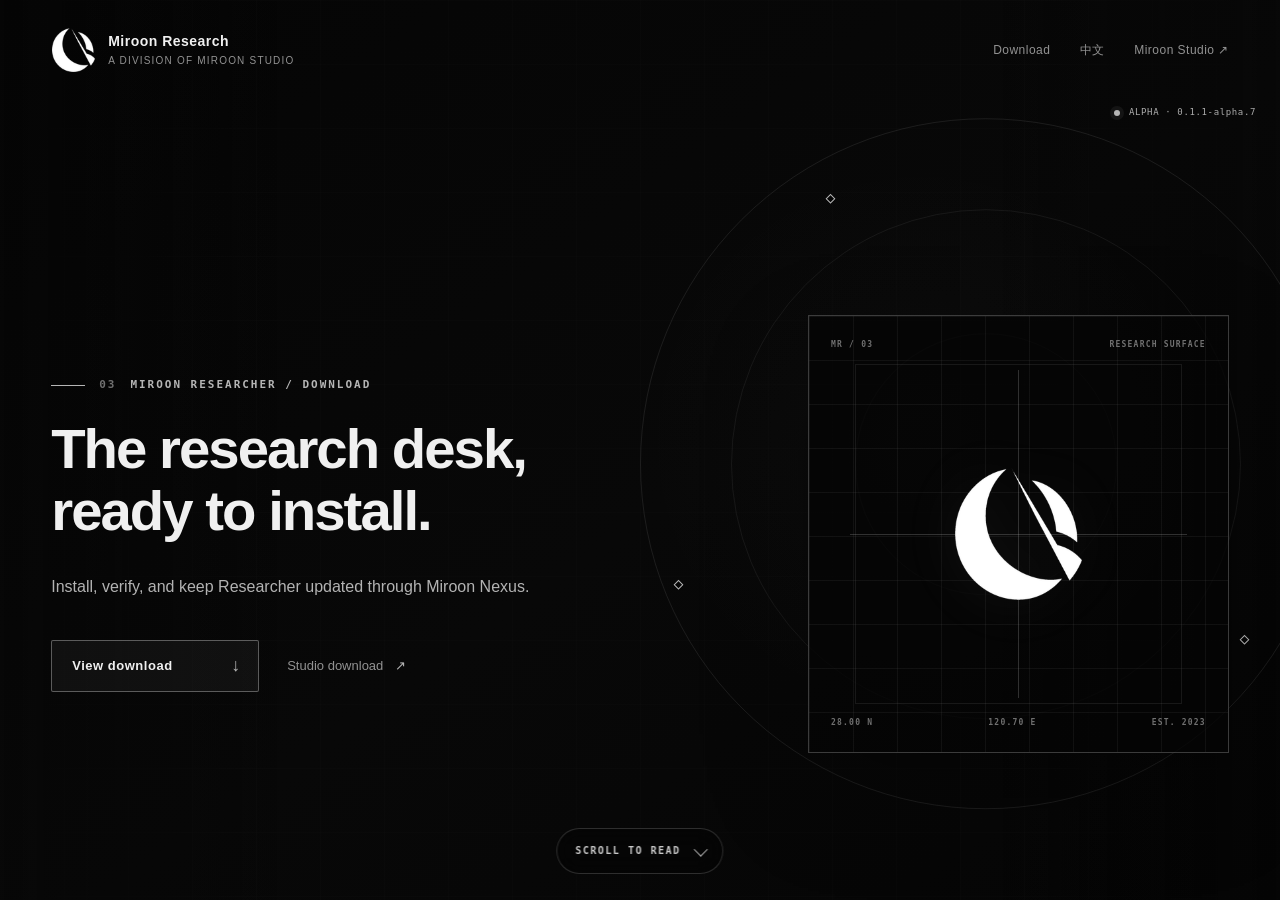
<file: en/download/index.html>
<!DOCTYPE html><html lang="en"><head><meta charset="UTF-8"><meta name="viewport" content="width=device-width, initial-scale=1"><meta name="theme-color" content="#050505"><meta name="color-scheme" content="dark"><meta name="description" content="Use Miroon Nexus to download, install, and update Miroon Researcher for LaTeX, PDF, and research projects."><meta name="robots" content="index, follow"><title>Download Miroon Researcher | Miroon Research</title><link rel="canonical" href="https://www.miroonresearch.cn/en/download/"><link rel="alternate" hreflang="zh-CN" href="https://www.miroonresearch.cn/download/"><link rel="alternate" hreflang="en" href="https://www.miroonresearch.cn/en/download/"><link rel="alternate" hreflang="x-default" href="https://www.miroonresearch.cn/download/"><link rel="icon" href="/favicon.ico" sizes="any"><link rel="icon" type="image/png" sizes="32x32" href="/favicon.png"><link rel="icon" type="image/png" sizes="192x192" href="/icon-192.png"><link rel="apple-touch-icon" sizes="180x180" href="/apple-touch-icon.png"><meta property="og:type" content="website"><meta property="og:site_name" content="Miroon Research"><meta property="og:title" content="Download Miroon Researcher | Miroon Research"><meta property="og:description" content="Use Miroon Nexus to download, install, and update Miroon Researcher for LaTeX, PDF, and research projects."><meta property="og:url" content="https://www.miroonresearch.cn/en/download/"><meta property="og:locale" content="en_US"><meta name="twitter:card" content="summary"><link rel="stylesheet" href="/_astro/BaseLayout.Bunlfx6_.css"><link rel="stylesheet" href="/_astro/DownloadPage.CeRAYORo.css"></head><body data-cover-state="cover" data-page-kind="download" data-locale="en"><a class="skip-link" href="#reading-start" data-enter-reading>Skip to reading</a><section class="cover-scene" data-cover-scene aria-labelledby="cover-title"><div class="cover-grid" aria-hidden="true"></div><div class="cover-orbit" aria-hidden="true"><i></i><i></i><i></i></div><header class="cover-header"><a class="wordmark" href="/en/" aria-label="Miroon Research home"><img src="/assets/miroon-research-logo-192.png" srcset="/assets/miroon-research-logo-64.png 64w, /assets/miroon-research-logo-192.png 192w, /assets/miroon-research-logo-352.png 352w" sizes="(max-width: 680px) 38px, 44px" alt width="44" height="44" decoding="async"><span><strong>Miroon Research</strong><small>A division of Miroon Studio</small></span></a><nav class="cover-nav" aria-label="Cover navigation"><a href="/en/download/">Download</a><a href="/download/" lang="zh-CN">中文</a><a href="https://www.miroonstudio.cn/" rel="external">Miroon Studio ↗</a></nav></header><div class="persistent-status persistent-status--cover"><i></i>ALPHA · 0.1.1-alpha.7</div><div class="cover-content"><div class="cover-copy"><p class="eyebrow"><span>03</span>Miroon Researcher / Download</p><h1 id="cover-title" tabindex="-1"><span>The research desk,</span><span>ready to install.</span></h1><p class="cover-lede">Install, verify, and keep Researcher updated through Miroon Nexus.</p><div class="cover-actions"><button class="primary-action" type="button" data-enter-reading><span>View download</span><b aria-hidden="true">↓</b></button><a class="text-action" href="https://www.miroonstudio.cn/download/">Studio download<span>↗</span></a></div></div><aside class="cover-instrument" aria-label="Research mark"><div class="instrument-meta"><span>MR / 03</span><span>RESEARCH SURFACE</span></div><div class="instrument-mark"><img src="/assets/miroon-research-logo-192.png" srcset="/assets/miroon-research-logo-64.png 64w, /assets/miroon-research-logo-192.png 192w, /assets/miroon-research-logo-352.png 352w" sizes="176px" alt="Miroon Research" width="176" height="181" decoding="async"><span class="axis axis-x"></span><span class="axis axis-y"></span></div><div class="instrument-footer"><span>28.00 N</span><span>120.70 E</span><span>EST. 2023</span></div></aside></div><button class="scroll-cue" type="button" data-enter-reading aria-label="Enter reading"><span>SCROLL TO READ</span><i aria-hidden="true"></i></button></section><main id="reading-start" class="reading-scene research-download" data-reading-scene data-astro-cid-wjzcrgve><header class="reading-header"><div class="reading-header__inner"><a class="reading-brand" href="/en/"><img src="/assets/miroon-research-logo-192.png" srcset="/assets/miroon-research-logo-64.png 64w, /assets/miroon-research-logo-192.png 192w, /assets/miroon-research-logo-352.png 352w" sizes="(max-width: 680px) 30px, 32px" alt width="32" height="32" decoding="async"><span><strong>Miroon Research</strong><small>Research division</small></span></a><nav class="reading-nav" aria-label="Reading navigation"><span class="persistent-status"><i></i>ALPHA · 0.1.1-alpha.7</span><a href="/en/download/">Download</a><a href="/download/" lang="zh-CN">中文</a><a href="https://www.miroonstudio.cn/" rel="external">Studio ↗</a></nav></div><div class="mobile-status persistent-status"><i></i>ALPHA · 0.1.1-alpha.7</div></header><section class="research-download__hero" aria-labelledby="research-download-title" data-astro-cid-wjzcrgve><div class="research-download__copy" data-astro-cid-wjzcrgve><p class="download-kicker" data-astro-cid-wjzcrgve>MIROON RESEARCHER / WINDOWS X64</p><h1 id="research-download-title" data-reading-heading tabindex="-1" data-astro-cid-wjzcrgve>Bring the research desk to your machine.</h1><p class="download-lede" data-astro-cid-wjzcrgve>Researcher is installed through Miroon Nexus. Nexus verifies the signed catalog, supplies shared runtimes, and manages later updates.</p><div class="download-actions" data-astro-cid-wjzcrgve><a class="download-primary" href="https://github.com/MiroonStudio/MiroonStudioWebSite/releases/download/v0.1.1-alpha.7/MiroonSetup-0.1.1-alpha.7.exe" data-astro-cid-wjzcrgve><span data-astro-cid-wjzcrgve>Download Nexus Launcher</span><b aria-hidden="true" data-astro-cid-wjzcrgve>↓</b></a><a class="download-secondary" href="https://www.miroonstudio.cn/download/" data-astro-cid-wjzcrgve>Studio download page <span aria-hidden="true" data-astro-cid-wjzcrgve>↗</span></a></div></div><aside class="research-download__instrument" aria-label="Miroon Researcher" data-astro-cid-wjzcrgve><div class="instrument-head" data-astro-cid-wjzcrgve><span data-astro-cid-wjzcrgve>MR / DOWNLOAD</span><span data-astro-cid-wjzcrgve>WIN-X64</span></div><img src="/assets/miroon-research-logo-192.png" srcset="/assets/miroon-research-logo-64.png 64w, /assets/miroon-research-logo-192.png 192w, /assets/miroon-research-logo-352.png 352w" sizes="220px" alt width="220" height="228" decoding="async"><div class="instrument-name" data-astro-cid-wjzcrgve><strong data-astro-cid-wjzcrgve>Miroon Researcher</strong><span data-astro-cid-wjzcrgve>0.1.1-alpha.7</span></div><div class="instrument-axis axis-horizontal" data-astro-cid-wjzcrgve></div><div class="instrument-axis axis-vertical" data-astro-cid-wjzcrgve></div></aside></section><section class="research-download__details" aria-label="Installation details" data-astro-cid-wjzcrgve><article data-astro-cid-wjzcrgve><p class="download-kicker" data-astro-cid-wjzcrgve>01 / START</p><h2 data-astro-cid-wjzcrgve>Installation path</h2><ol data-astro-cid-wjzcrgve><li data-astro-cid-wjzcrgve><span data-astro-cid-wjzcrgve>01</span><div data-astro-cid-wjzcrgve><strong data-astro-cid-wjzcrgve>Install Nexus</strong><p data-astro-cid-wjzcrgve>Run the Windows x64 installer. Administrator approval is required.</p></div></li><li data-astro-cid-wjzcrgve><span data-astro-cid-wjzcrgve>02</span><div data-astro-cid-wjzcrgve><strong data-astro-cid-wjzcrgve>Choose Researcher</strong><p data-astro-cid-wjzcrgve>Open the Products page in Nexus and find Miroon Researcher.</p></div></li><li data-astro-cid-wjzcrgve><span data-astro-cid-wjzcrgve>03</span><div data-astro-cid-wjzcrgve><strong data-astro-cid-wjzcrgve>Install and launch</strong><p data-astro-cid-wjzcrgve>Nexus downloads verified components and launches the workspace when ready.</p></div></li></ol></article><article data-astro-cid-wjzcrgve><p class="download-kicker" data-astro-cid-wjzcrgve>02 / RELEASE</p><h2 data-astro-cid-wjzcrgve>Current release</h2><dl data-astro-cid-wjzcrgve><div data-astro-cid-wjzcrgve><dt data-astro-cid-wjzcrgve>Version</dt><dd data-astro-cid-wjzcrgve>0.1.1-alpha.7</dd></div><div data-astro-cid-wjzcrgve><dt data-astro-cid-wjzcrgve>System</dt><dd data-astro-cid-wjzcrgve>Windows x64</dd></div><div data-astro-cid-wjzcrgve><dt data-astro-cid-wjzcrgve>Download</dt><dd data-astro-cid-wjzcrgve>124.2 MiB</dd></div><div data-astro-cid-wjzcrgve><dt data-astro-cid-wjzcrgve>Channel</dt><dd data-astro-cid-wjzcrgve>Public Alpha</dd></div></dl></article></section><section class="research-download__notice" data-astro-cid-wjzcrgve><div data-astro-cid-wjzcrgve><p class="download-kicker" data-astro-cid-wjzcrgve>ALPHA NOTICE</p><h2 data-astro-cid-wjzcrgve>Public Alpha; the installer is not yet code-signed.</h2><p data-astro-cid-wjzcrgve>The required Microsoft VC++ runtime is included, but Windows may show an unknown-publisher warning. Download only from this page or the official GitHub Release and verify the SHA-256.</p></div><div class="research-checksum" data-astro-cid-wjzcrgve><span data-astro-cid-wjzcrgve>SHA-256</span><code data-astro-cid-wjzcrgve>25C5E48FE22CD685CCE5E3BB7DEDA604E17DBA7FB1A2BA51203F56365BE4FFC2</code></div></section></main><script type="module">var e=document.body,t=document.querySelector(`[data-cover-scene]`),n=document.querySelector(`[data-reading-scene]`),r=document.querySelectorAll(`[data-enter-reading]`);if(t&&n){let i=window.matchMedia(`(min-width: 1181px) and (min-height: 620px) and (pointer: fine) and (prefers-reduced-motion: no-preference)`),a=0,o=0,s=0,c=0,l=!1,u=!1,d=!1,f=(e,t)=>{e.inert=t,t?e.setAttribute(`aria-hidden`,`true`):e.removeAttribute(`aria-hidden`)},p=()=>{d&&=(window.removeEventListener(`wheel`,C),!1)},m=()=>{let t=e.dataset.coverState,n=u&&i.matches&&(t===`cover`||t===`complete`&&window.scrollY<=1);n&&!d?(window.addEventListener(`wheel`,C,{passive:!1}),d=!0):n||p()},h=()=>{u=!1,p(),window.removeEventListener(`scroll`,m),window.removeEventListener(`keydown`,w)},g=()=>{h(),u=!0,window.addEventListener(`scroll`,m,{passive:!0}),window.addEventListener(`keydown`,w),m()},_=()=>{a=0,o=0,window.clearTimeout(s)},v=e=>{let t=Math.sign(e);return t?(t!==o&&(a=0,o=t),a+=Math.abs(e),window.clearTimeout(s),s=window.setTimeout(_,160),a>=72):!1},y=()=>{e.dataset.coverState=`complete`,l=!1,_(),f(t,!0),f(n,!1),n.scrollTop=0,window.scrollTo({top:0,behavior:`instant`}),m(),n.querySelector(`[data-reading-heading]`)?.focus({preventScroll:!0})},b=()=>{e.dataset.coverState=`cover`,l=!1,_(),f(t,!1),f(n,!0),window.scrollTo({top:0,behavior:`instant`}),m(),t.querySelector(`#cover-title`)?.focus({preventScroll:!0})},x=()=>{!i.matches||l||e.dataset.coverState!==`complete`||window.scrollY>1||(l=!0,_(),window.clearTimeout(c),window.scrollTo({top:0,behavior:`instant`}),e.dataset.coverState=`returning`,m(),f(t,!0),f(n,!0),window.requestAnimationFrame(()=>{window.requestAnimationFrame(()=>{e.dataset.coverState=`returning-active`,c=window.setTimeout(b,820)})}))},S=()=>{if(!i.matches||e.dataset.coverState===`natural`){f(t,!1),f(n,!1),n.scrollIntoView({behavior:window.matchMedia(`(prefers-reduced-motion: reduce)`).matches?`auto`:`smooth`,block:`start`});let e=n.querySelector(`[data-reading-heading]`);window.setTimeout(()=>e?.focus({preventScroll:!0}),0);return}l||e.dataset.coverState!==`cover`||(l=!0,e.dataset.coverState=`transitioning`,m(),f(t,!0),f(n,!0),_(),window.clearTimeout(c),c=window.setTimeout(y,820))};function C(t){if(l)return;let n=e.dataset.coverState;if(n===`cover`){t.preventDefault(),v(t.deltaY)&&o>0&&S();return}n===`complete`&&window.scrollY<=1&&t.deltaY<0?(t.preventDefault(),v(t.deltaY)&&o<0&&x()):_()}function w(t){if(!l&&!t.target?.matches(`input, textarea, select, [contenteditable='true']`)){if(e.dataset.coverState===`cover`){if(!(t.key===`ArrowDown`||t.key===`PageDown`||t.key===`End`||t.key===` `&&!t.shiftKey))return;t.preventDefault(),S();return}!(window.scrollY<=1&&(t.key===`ArrowUp`||t.key===`PageUp`||t.key===`Home`||t.key===` `&&t.shiftKey))||e.dataset.coverState!==`complete`||(t.preventDefault(),x())}}let T=()=>{if(window.location.hash&&window.location.hash!==`#reading-start`){e.dataset.coverState=`complete`,h(),f(t,!0),f(n,!1),g(),window.requestAnimationFrame(()=>{let e=decodeURIComponent(window.location.hash.slice(1));document.getElementById(e)?.scrollIntoView()});return}if(!i.matches){e.dataset.coverState=`natural`,h(),_(),f(t,!1),f(n,!1);return}e.dataset.coverState===`natural`&&(e.dataset.coverState=window.scrollY===0?`cover`:`complete`),e.dataset.coverState===`cover`?(f(t,!1),f(n,!0)):(f(t,!0),f(n,!1)),g()};r.forEach(e=>e.addEventListener(`click`,S)),i.addEventListener(`change`,T),T()}</script></body></html>
</file>
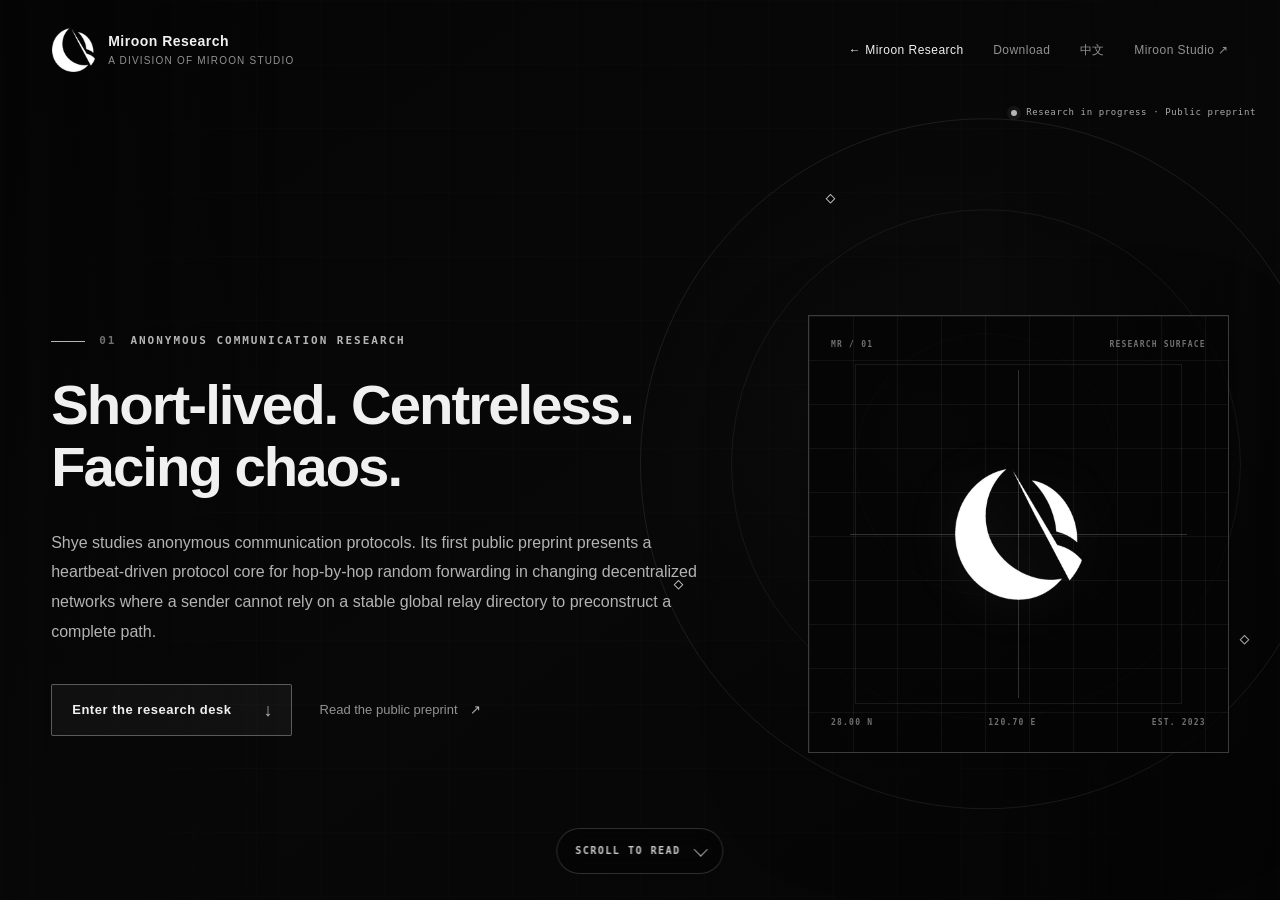
<file: en/shye/index.html>
<!DOCTYPE html><html lang="en"><head><meta charset="UTF-8"><meta name="viewport" content="width=device-width, initial-scale=1"><meta name="theme-color" content="#050505"><meta name="color-scheme" content="dark"><meta name="description" content="Read Shye's first public preprint: a heartbeat-driven protocol core for hop-by-hop random forwarding in changing decentralized networks. English manuscript and Chinese reference, v1.0.6."><meta name="robots" content="index, follow"><title>Shye · Miroon Research</title><link rel="canonical" href="https://www.miroonresearch.cn/en/shye/"><link rel="alternate" hreflang="zh-CN" href="https://www.miroonresearch.cn/shye/"><link rel="alternate" hreflang="en" href="https://www.miroonresearch.cn/en/shye/"><link rel="alternate" hreflang="x-default" href="https://www.miroonresearch.cn/shye/"><link rel="icon" href="/favicon.ico" sizes="any"><link rel="icon" type="image/png" sizes="32x32" href="/favicon.png"><link rel="icon" type="image/png" sizes="192x192" href="/icon-192.png"><link rel="apple-touch-icon" sizes="180x180" href="/apple-touch-icon.png"><meta property="og:type" content="website"><meta property="og:site_name" content="Miroon Research"><meta property="og:title" content="Shye · Miroon Research"><meta property="og:description" content="Read Shye's first public preprint: a heartbeat-driven protocol core for hop-by-hop random forwarding in changing decentralized networks. English manuscript and Chinese reference, v1.0.6."><meta property="og:url" content="https://www.miroonresearch.cn/en/shye/"><meta property="og:locale" content="en_US"><meta name="twitter:card" content="summary"><script type="application/ld+json">{"@context":"https://schema.org","@type":"ResearchProject","name":"Shye","url":"https://www.miroonresearch.cn/en/shye/","sameAs":"https://www.miroonstudio.cn/projects/shye/","description":"Shye studies anonymous communication protocols. Its first public preprint presents a heartbeat-driven protocol core for hop-by-hop random forwarding in changing decentralized networks where a sender cannot rely on a stable global relay directory to preconstruct a complete path.","memberOf":{"@type":"ResearchOrganization","name":"Miroon Research","url":"https://www.miroonresearch.cn/en/"},"additionalProperty":{"@type":"PropertyValue","name":"Research status","value":"Public preprint"},"subjectOf":{"@type":"ScholarlyArticle","name":"Shye: A Heartbeat-Driven Protocol Core for Hop-by-Hop Random Forwarding in Adversarial Decentralized Networks","url":"https://doi.org/10.5281/zenodo.23148517","identifier":"10.5281/zenodo.23148517","version":"1.0.6","datePublished":"2026-10-05","genre":"Preprint","author":{"@type":"Person","name":"Wang, Shuo","affiliation":{"@type":"Organization","name":"Miroon Research"}}}}</script><link rel="stylesheet" href="/_astro/BaseLayout.Bunlfx6_.css"><style>.public-paper[data-astro-cid-y4fkrc2z]{background:#ffffff06;border:1px solid #fff3;margin-top:32px;padding:clamp(22px,4vw,44px)}.paper-eyebrow[data-astro-cid-y4fkrc2z]{color:#aaa;letter-spacing:.12em;flex-wrap:wrap;justify-content:space-between;gap:12px;font-family:Consolas,monospace;font-size:10px;display:flex}h3[data-astro-cid-y4fkrc2z]{letter-spacing:-.025em;overflow-wrap:anywhere;margin:28px 0 18px;font-size:clamp(21px,3.4vw,34px);font-weight:550;line-height:1.35}.paper-author[data-astro-cid-y4fkrc2z]{color:#bbb;font-size:14px;line-height:1.7}.paper-author[data-astro-cid-y4fkrc2z] span[data-astro-cid-y4fkrc2z]{padding:0 6px}dl[data-astro-cid-y4fkrc2z]{flex-wrap:wrap;gap:20px 40px;margin:28px 0;display:flex}dt[data-astro-cid-y4fkrc2z]{color:#999;margin-bottom:8px;font-size:11px}dd[data-astro-cid-y4fkrc2z]{color:#ddd;overflow-wrap:anywhere;margin:0;font-family:Consolas,monospace;font-size:12px}dd[data-astro-cid-y4fkrc2z] a[data-astro-cid-y4fkrc2z]{text-underline-offset:4px;text-decoration:underline}.paper-actions[data-astro-cid-y4fkrc2z]{flex-wrap:wrap;gap:10px;display:flex}.paper-actions[data-astro-cid-y4fkrc2z] a[data-astro-cid-y4fkrc2z]{border:1px solid #555;justify-content:space-between;align-items:center;gap:16px;min-height:44px;padding:12px 14px;font-size:12px;display:inline-flex}.paper-actions[data-astro-cid-y4fkrc2z] .paper-primary[data-astro-cid-y4fkrc2z]{color:#111;background:#e9e8e4;border-color:#e9e8e4}a[data-astro-cid-y4fkrc2z]:focus-visible{outline-offset:5px;outline:2px solid #fff}.paper-actions[data-astro-cid-y4fkrc2z] a[data-astro-cid-y4fkrc2z]:hover{border-color:#eee}@media (width<=480px){.paper-actions[data-astro-cid-y4fkrc2z] a[data-astro-cid-y4fkrc2z]{width:100%}}
</style></head><body data-cover-state="cover" data-page-kind="shye" data-locale="en"><a class="skip-link" href="#reading-start" data-enter-reading>Skip to reading</a><section class="cover-scene" data-cover-scene aria-labelledby="cover-title"><div class="cover-grid" aria-hidden="true"></div><div class="cover-orbit" aria-hidden="true"><i></i><i></i><i></i></div><header class="cover-header"><a class="wordmark" href="/en/" aria-label="Miroon Research home"><img src="/assets/miroon-research-logo-192.png" srcset="/assets/miroon-research-logo-64.png 64w, /assets/miroon-research-logo-192.png 192w, /assets/miroon-research-logo-352.png 352w" sizes="(max-width: 680px) 38px, 44px" alt width="44" height="44" decoding="async"><span><strong>Miroon Research</strong><small>A division of Miroon Studio</small></span></a><nav class="cover-nav" aria-label="Cover navigation"><a class="return-link" href="/en/">← Miroon Research</a><a href="/en/download/">Download</a><a href="/shye/" lang="zh-CN">中文</a><a href="https://www.miroonstudio.cn/" rel="external">Miroon Studio ↗</a></nav></header><div class="persistent-status persistent-status--cover"><i></i>Research in progress · Public preprint</div><div class="cover-content"><div class="cover-copy"><p class="eyebrow"><span>01</span>Anonymous Communication Research</p><h1 id="cover-title" tabindex="-1"><span>Short-lived. Centreless.</span><span>Facing chaos.</span></h1><p class="cover-lede">Shye studies anonymous communication protocols. Its first public preprint presents a heartbeat-driven protocol core for hop-by-hop random forwarding in changing decentralized networks where a sender cannot rely on a stable global relay directory to preconstruct a complete path.</p><div class="cover-actions"><button class="primary-action" type="button" data-enter-reading><span>Enter the research desk</span><b aria-hidden="true">↓</b></button><a class="text-action" href="https://doi.org/10.5281/zenodo.23148517">Read the public preprint<span>↗</span></a></div></div><aside class="cover-instrument" aria-label="Research mark"><div class="instrument-meta"><span>MR / 01</span><span>RESEARCH SURFACE</span></div><div class="instrument-mark"><img src="/assets/miroon-research-logo-192.png" srcset="/assets/miroon-research-logo-64.png 64w, /assets/miroon-research-logo-192.png 192w, /assets/miroon-research-logo-352.png 352w" sizes="176px" alt="Miroon Research" width="176" height="181" decoding="async"><span class="axis axis-x"></span><span class="axis axis-y"></span></div><div class="instrument-footer"><span>28.00 N</span><span>120.70 E</span><span>EST. 2023</span></div></aside></div><button class="scroll-cue" type="button" data-enter-reading aria-label="Enter reading"><span>SCROLL TO READ</span><i aria-hidden="true"></i></button></section><main class="reading-scene" data-reading-scene id="reading-start"><header class="reading-header"><div class="reading-header__inner"><a class="reading-brand" href="/en/"><img src="/assets/miroon-research-logo-192.png" srcset="/assets/miroon-research-logo-64.png 64w, /assets/miroon-research-logo-192.png 192w, /assets/miroon-research-logo-352.png 352w" sizes="(max-width: 680px) 30px, 32px" alt width="32" height="32" decoding="async"><span><strong>Miroon Research</strong><small>Research division</small></span></a><a class="reading-return" href="/en/">← Miroon Research</a><nav class="reading-nav" aria-label="Reading navigation"><span class="persistent-status"><i></i>Research in progress · Public preprint</span><a href="/en/download/">Download</a><a href="/shye/" lang="zh-CN">中文</a><a href="https://www.miroonstudio.cn/" rel="external">Studio ↗</a></nav></div><div class="mobile-status persistent-status"><i></i>Research in progress · Public preprint</div></header><div class="reading-container"><aside class="section-directory" aria-label="Shye research index" data-directory><p>Shye research index</p><nav><a href="#object" data-section-link="object" aria-current="location"><span>01</span><strong>Research object</strong></a><a href="#paper" data-section-link="paper"><span>02</span><strong>Public paper</strong></a><a href="#ideal" data-section-link="ideal"><span>03</span><strong>Intended state</strong></a><a href="#boundaries" data-section-link="boundaries"><span>04</span><strong>Research scope</strong></a><a href="#status" data-section-link="status"><span>05</span><strong>Status</strong></a></nav></aside><script type="module">var e=document.querySelector(`[data-directory]`);if(e){let t=[...e.querySelectorAll(`[data-section-link]`)],n=t.map(e=>document.getElementById(e.dataset.sectionLink??``)).filter(e=>!!e),r=e=>{t.forEach(t=>{t.dataset.sectionLink===e?t.setAttribute(`aria-current`,`location`):t.removeAttribute(`aria-current`)})},i=new IntersectionObserver(e=>{let t=e.filter(e=>e.isIntersecting).sort((e,t)=>t.intersectionRatio-e.intersectionRatio)[0];t?.target.id&&r(t.target.id)},{rootMargin:`-22% 0px -62%`,threshold:[0,.1,.35,.7]});n.forEach(e=>i.observe(e))}</script><article class="research-article"><section class="research-section" id="object" data-section><p class="section-kicker">01 / Research Object</p><h2 data-reading-heading tabindex="-1">Anonymous communication under dynamic conditions.</h2><p class="section-lead">Shye studies anonymous communication protocols. Its first public preprint presents a heartbeat-driven protocol core for hop-by-hop random forwarding in changing decentralized networks where a sender cannot rely on a stable global relay directory to preconstruct a complete path.</p><p class="section-copy">The first paper is public on Zenodo as a preprint. This page links the paper and describes its research position and scope; definitions, models and arguments are in the manuscript. Visit the <a href="https://www.miroonstudio.cn/projects/shye/">Studio project page</a> for project updates.</p><div class="status-board"><div><span>STATE</span><strong>First paper available</strong><p>Zenodo preprint v1.0.6 · 2026-10-05</p></div><div><span>MANUSCRIPT</span><strong>English & Chinese reference</strong><p>The permanent DOI links the public record and both PDFs.</p></div></div></section><section class="research-section" id="paper" data-section><span id="concepts"></span><p class="section-kicker">02 / Public Paper</p><h2>The first paper, open to read.</h2><p class="section-lead">The paper presents a heartbeat-driven protocol core for hop-by-hop random forwarding, covering eligibility, local selection and handoff authorization. The details below identify the public Zenodo v1.0.6 record.</p><div class="public-paper" data-astro-cid-y4fkrc2z><div class="paper-eyebrow" data-astro-cid-y4fkrc2z><span data-astro-cid-y4fkrc2z>01 / SHYE</span><span data-astro-cid-y4fkrc2z>PUBLIC PREPRINT · v1.0.6</span></div><h3 lang="en" data-astro-cid-y4fkrc2z>Shye: A Heartbeat-Driven Protocol Core for Hop-by-Hop Random Forwarding in Adversarial Decentralized Networks</h3><p class="paper-author" data-astro-cid-y4fkrc2z>Wang, Shuo <span data-astro-cid-y4fkrc2z>·</span> Miroon Research</p><dl data-astro-cid-y4fkrc2z><div data-astro-cid-y4fkrc2z><dt data-astro-cid-y4fkrc2z>Record date</dt><dd data-astro-cid-y4fkrc2z><time datetime="2026-10-05" data-astro-cid-y4fkrc2z>2026-10-05</time></dd></div><div data-astro-cid-y4fkrc2z><dt data-astro-cid-y4fkrc2z>DOI</dt><dd data-astro-cid-y4fkrc2z><a href="https://doi.org/10.5281/zenodo.23148517" rel="external" data-astro-cid-y4fkrc2z>10.5281/zenodo.23148517</a></dd></div></dl><nav class="paper-actions" aria-label="Read the paper" data-astro-cid-y4fkrc2z><a class="paper-primary" href="https://doi.org/10.5281/zenodo.23148517" rel="external" data-astro-cid-y4fkrc2z>Zenodo record <span data-astro-cid-y4fkrc2z>↗</span></a><a href="https://zenodo.org/api/records/23148517/files/Shye_1.0.6_English_Manuscript.pdf/content" rel="external" hreflang="en" data-astro-cid-y4fkrc2z>English manuscript PDF <span data-astro-cid-y4fkrc2z>↗</span></a><a href="https://zenodo.org/api/records/23148517/files/Shye_1.0.6_Chinese_Reference.pdf/content" rel="external" hreflang="zh-CN" data-astro-cid-y4fkrc2z>Chinese reference PDF <span data-astro-cid-y4fkrc2z>↗</span></a></nav></div></section><section class="research-section" id="ideal" data-section><p class="section-kicker">03 / Intended Destination</p><h2>The destination is verifiability, not a slogan.</h2><p class="section-lead">The intended state of Shye is a “verifiable research protocol”.</p><div class="ideal-statement">To become a verifiable research protocol, supported by a rigorous paper, a reference prototype and reproducible experiments that others can question, test and extend.</div><p class="section-copy">Theory, engineering and experiment must correspond to one another. If one part is incomplete, the other two cannot stand in as evidence for it.</p></section><section class="research-section" id="boundaries" data-section><p class="section-kicker">04 / Research Scope</p><h2>Claims and assumptions, made public together.</h2><p class="section-lead">The paper focuses on the protocol core and states both the conditions behind its properties and the capabilities they do not establish.</p><ul class="boundary-list"><li>It is not a production protocol or a deployable service.</li><li>The manuscript states eligibility soundness, transcript-relative honest selection, rooted authorization continuity and bounded honest propagation, with a limited scope.</li><li>These properties do not establish end-to-end anonymity or guaranteed delivery. Deployment-specific admission, randomness, privacy and performance require separate mechanisms and evaluation.</li><li>The transparent state proof still grows linearly with transitions; a bounded receipt window does not imply a constant-size proof.</li></ul><p class="boundary-note">This scope is summarized from the public record. Read the manuscript for complete definitions, assumptions and arguments.</p></section><section class="research-section" id="status" data-section><p class="section-kicker">05 / Status & Discussion</p><h2>The research continues; the conclusions remain open.</h2><p class="section-lead">Discussion, criticism and review can now address the questions, assumptions, protocol core and scope of claims in the public preprint.</p><div class="status-board"><div><span>RESEARCH</span><strong>In progress</strong><p>Questions, models and validation work continue.</p></div><div><span>PREPRINT</span><strong>Public · v1.0.6</strong><p>Both the English manuscript and Chinese reference are available through Zenodo.</p></div></div><a class="discussion-link" href="mailto:shiye@miroonresearch.cn?subject=Shye%20research%20discussion">Discuss the research with Shiye <span>↗</span></a></section></article><aside class="reading-aside-note" aria-hidden="true">SHYE / PUBLIC RESEARCH BRIEF / 01</aside></div></main><script type="module">var e=document.body,t=document.querySelector(`[data-cover-scene]`),n=document.querySelector(`[data-reading-scene]`),r=document.querySelectorAll(`[data-enter-reading]`);if(t&&n){let i=window.matchMedia(`(min-width: 1181px) and (min-height: 620px) and (pointer: fine) and (prefers-reduced-motion: no-preference)`),a=0,o=0,s=0,c=0,l=!1,u=!1,d=!1,f=(e,t)=>{e.inert=t,t?e.setAttribute(`aria-hidden`,`true`):e.removeAttribute(`aria-hidden`)},p=()=>{d&&=(window.removeEventListener(`wheel`,C),!1)},m=()=>{let t=e.dataset.coverState,n=u&&i.matches&&(t===`cover`||t===`complete`&&window.scrollY<=1);n&&!d?(window.addEventListener(`wheel`,C,{passive:!1}),d=!0):n||p()},h=()=>{u=!1,p(),window.removeEventListener(`scroll`,m),window.removeEventListener(`keydown`,w)},g=()=>{h(),u=!0,window.addEventListener(`scroll`,m,{passive:!0}),window.addEventListener(`keydown`,w),m()},_=()=>{a=0,o=0,window.clearTimeout(s)},v=e=>{let t=Math.sign(e);return t?(t!==o&&(a=0,o=t),a+=Math.abs(e),window.clearTimeout(s),s=window.setTimeout(_,160),a>=72):!1},y=()=>{e.dataset.coverState=`complete`,l=!1,_(),f(t,!0),f(n,!1),n.scrollTop=0,window.scrollTo({top:0,behavior:`instant`}),m(),n.querySelector(`[data-reading-heading]`)?.focus({preventScroll:!0})},b=()=>{e.dataset.coverState=`cover`,l=!1,_(),f(t,!1),f(n,!0),window.scrollTo({top:0,behavior:`instant`}),m(),t.querySelector(`#cover-title`)?.focus({preventScroll:!0})},x=()=>{!i.matches||l||e.dataset.coverState!==`complete`||window.scrollY>1||(l=!0,_(),window.clearTimeout(c),window.scrollTo({top:0,behavior:`instant`}),e.dataset.coverState=`returning`,m(),f(t,!0),f(n,!0),window.requestAnimationFrame(()=>{window.requestAnimationFrame(()=>{e.dataset.coverState=`returning-active`,c=window.setTimeout(b,820)})}))},S=()=>{if(!i.matches||e.dataset.coverState===`natural`){f(t,!1),f(n,!1),n.scrollIntoView({behavior:window.matchMedia(`(prefers-reduced-motion: reduce)`).matches?`auto`:`smooth`,block:`start`});let e=n.querySelector(`[data-reading-heading]`);window.setTimeout(()=>e?.focus({preventScroll:!0}),0);return}l||e.dataset.coverState!==`cover`||(l=!0,e.dataset.coverState=`transitioning`,m(),f(t,!0),f(n,!0),_(),window.clearTimeout(c),c=window.setTimeout(y,820))};function C(t){if(l)return;let n=e.dataset.coverState;if(n===`cover`){t.preventDefault(),v(t.deltaY)&&o>0&&S();return}n===`complete`&&window.scrollY<=1&&t.deltaY<0?(t.preventDefault(),v(t.deltaY)&&o<0&&x()):_()}function w(t){if(!l&&!t.target?.matches(`input, textarea, select, [contenteditable='true']`)){if(e.dataset.coverState===`cover`){if(!(t.key===`ArrowDown`||t.key===`PageDown`||t.key===`End`||t.key===` `&&!t.shiftKey))return;t.preventDefault(),S();return}!(window.scrollY<=1&&(t.key===`ArrowUp`||t.key===`PageUp`||t.key===`Home`||t.key===` `&&t.shiftKey))||e.dataset.coverState!==`complete`||(t.preventDefault(),x())}}let T=()=>{if(window.location.hash&&window.location.hash!==`#reading-start`){e.dataset.coverState=`complete`,h(),f(t,!0),f(n,!1),g(),window.requestAnimationFrame(()=>{let e=decodeURIComponent(window.location.hash.slice(1));document.getElementById(e)?.scrollIntoView()});return}if(!i.matches){e.dataset.coverState=`natural`,h(),_(),f(t,!1),f(n,!1);return}e.dataset.coverState===`natural`&&(e.dataset.coverState=window.scrollY===0?`cover`:`complete`),e.dataset.coverState===`cover`?(f(t,!1),f(n,!0)):(f(t,!0),f(n,!1)),g()};r.forEach(e=>e.addEventListener(`click`,S)),i.addEventListener(`change`,T),T()}</script></body></html>
</file>
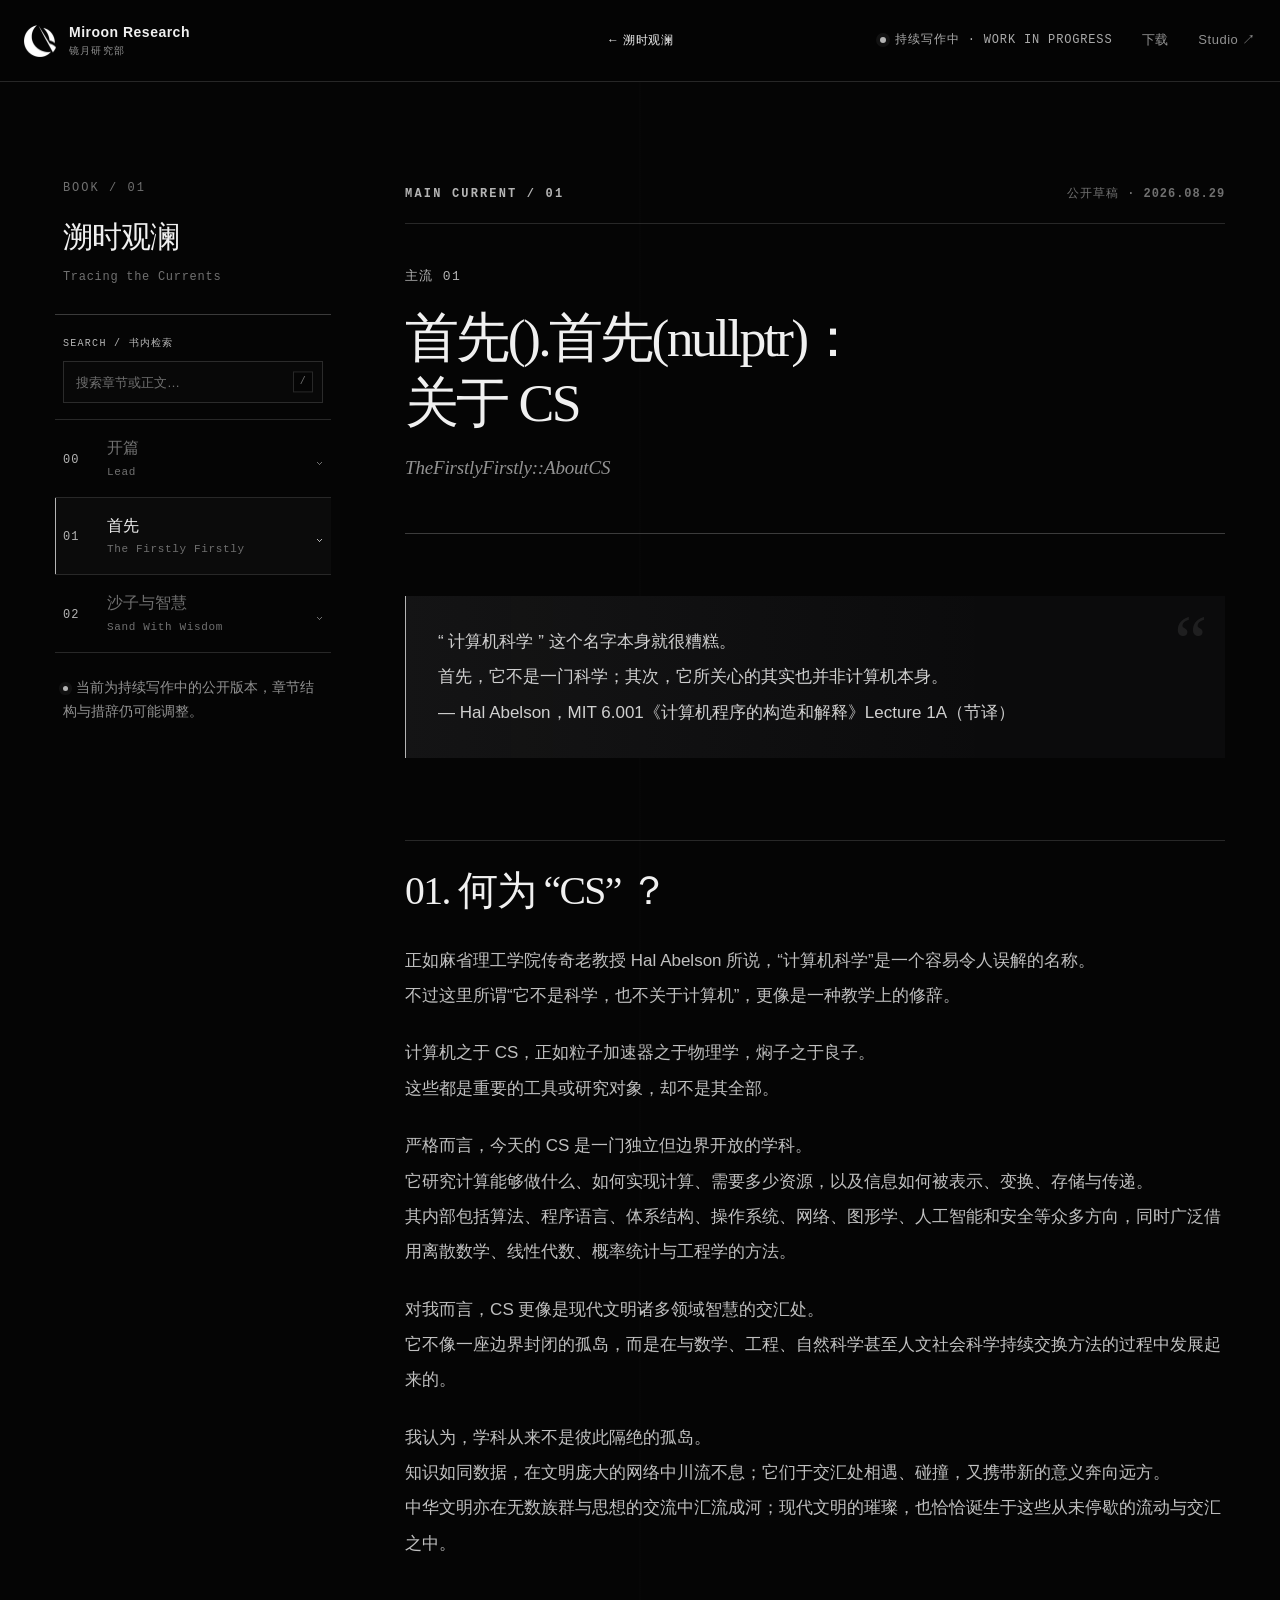
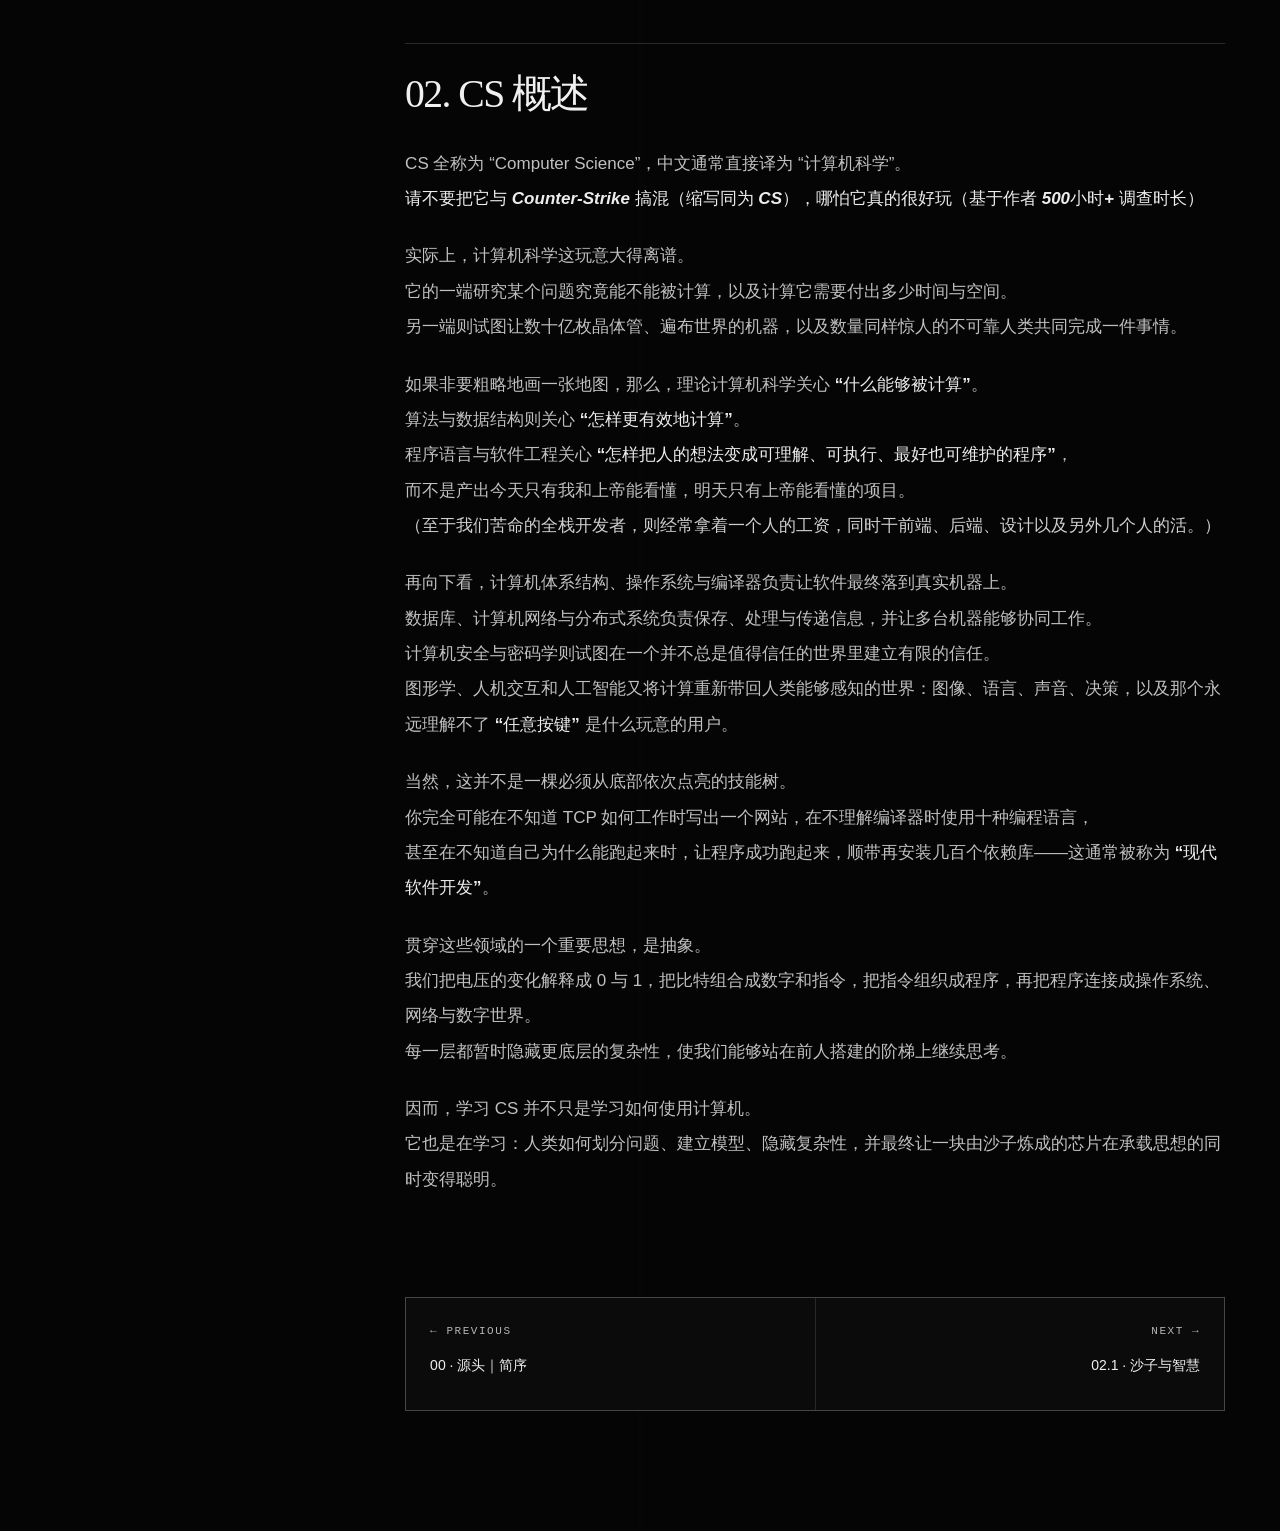
<file: books/tracing-the-currents/01-about-cs/index.html>
<!DOCTYPE html><html lang="zh-CN"><head><meta charset="UTF-8"><meta name="viewport" content="width=device-width, initial-scale=1"><meta name="theme-color" content="#050505"><meta name="color-scheme" content="dark"><meta name="description" content="从一个糟糕的名字开始，粗略画出计算机科学辽阔而开放的地图。"><meta name="robots" content="index, follow"><title>首先().首先(nullptr)：关于 CS | 溯时观澜 · Miroon Research</title><link rel="canonical" href="https://www.miroonresearch.cn/books/tracing-the-currents/01-about-cs/"><link rel="alternate" hreflang="zh-CN" href="https://www.miroonresearch.cn/books/tracing-the-currents/01-about-cs/"><link rel="alternate" hreflang="x-default" href="https://www.miroonresearch.cn/books/tracing-the-currents/01-about-cs/"><link rel="icon" href="/favicon.ico" sizes="any"><link rel="icon" type="image/png" sizes="32x32" href="/favicon.png"><link rel="icon" type="image/png" sizes="192x192" href="/icon-192.png"><link rel="apple-touch-icon" sizes="180x180" href="/apple-touch-icon.png"><meta property="og:type" content="website"><meta property="og:site_name" content="Miroon Research"><meta property="og:title" content="首先().首先(nullptr)：关于 CS | 溯时观澜 · Miroon Research"><meta property="og:description" content="从一个糟糕的名字开始，粗略画出计算机科学辽阔而开放的地图。"><meta property="og:url" content="https://www.miroonresearch.cn/books/tracing-the-currents/01-about-cs/"><meta property="og:locale" content="zh_CN"><meta property="og:image" content="https://www.miroonresearch.cn/assets/tracing-the-currents-cover.png?v=20260827-2"><meta name="twitter:card" content="summary"><meta name="twitter:image" content="https://www.miroonresearch.cn/assets/tracing-the-currents-cover.png?v=20260827-2"><link rel="stylesheet" href="/_astro/BaseLayout.Bunlfx6_.css"></head><body data-cover-state="natural" data-page-kind="book" data-locale="zh"><main class="book-scene" id="reading-start"><header class="reading-header"><div class="reading-header__inner"><a class="reading-brand" href="/"><img src="/assets/miroon-research-logo-192.png" srcset="/assets/miroon-research-logo-64.png 64w, /assets/miroon-research-logo-192.png 192w, /assets/miroon-research-logo-352.png 352w" sizes="(max-width: 680px) 30px, 32px" alt width="32" height="32" decoding="async"><span><strong>Miroon Research</strong><small>镜月研究部</small></span></a><a class="reading-return" href="/books/tracing-the-currents/">← 溯时观澜</a><nav class="reading-nav" aria-label="正文导航"><span class="persistent-status"><i></i>持续写作中 · WORK IN PROGRESS</span><a href="/download/">下载</a><a href="https://www.miroonstudio.cn/" rel="external">Studio ↗</a></nav></div><div class="mobile-status persistent-status"><i></i>持续写作中 · WORK IN PROGRESS</div></header><div class="book-frame"><aside class="book-sidebar" aria-label="《溯时观澜》章节目录"><a class="book-sidebar__identity" href="/books/tracing-the-currents/"><span>BOOK / 01</span><strong>溯时观澜</strong><small>Tracing the Currents</small></a><button class="book-sidebar__toggle" type="button" aria-controls="book-directory" aria-expanded="false" data-book-directory-toggle><span>CONTENTS / 目录</span><strong><em>01</em>首先().首先(nullptr)：关于 CS</strong><i aria-hidden="true">＋</i></button><div class="book-sidebar__search" role="search" data-book-search><label for="book-search-input">SEARCH / 书内检索</label><div><input id="book-search-input" type="search" placeholder="搜索章节或正文…" autocomplete="off" spellcheck="false" data-book-search-input><kbd aria-hidden="true">/</kbd></div></div><div class="book-sidebar__search-results" aria-live="polite" data-book-search-results hidden></div><script type="application/json" data-book-search-index>[{"number":"00","current":"序","title":"源头｜简序","englishTitle":"Lead","href":"/books/tracing-the-currents/","summary":"为什么写下这本书，以及主流、支流与岸边札记应当如何阅读。","groupNumber":"00","text":"溯时观澜 · Tracing the Currents 源头｜简序 关于这本书，我并不打算把它写成一本格外严肃的教程或教材。 写下这些内容，首先是为了借由写作，系统地梳理并复盘我对计算机的理解，将那些原本散落在脑海里的东西整理成形。 不过，如果它也能成为一份不那么严肃的入门读物，帮助想要学习 CS（计算机科学）的人建立自己的理解，那就更好了。 我一直认为，过度严肃只会让学习变得乏味；而这本书本就更接近一部梳理个人理解的技术随笔。 因此，它将遵循一个简单的原则：事实严谨，叙述开放。 我不会假装给出唯一答案；若有错漏，也欢迎指出。 最后，愿各位于此寻所需，知所惘。 — FolioTemp，Founder and Researcher at Miroon Research，2026.8.26 如何阅读这本书 本书的正文会出现三种标记： 主流 ：负责 “不知道就会影响后文” 的内容，构成全书的核心脉络，更多的是讲解通用的思想与概念。 支流 ：由主流延伸出的深入讨论；知道后会理解得更深，但跳过仍能继续阅读。 岸边札记 ：记录我的个人经历、踩过的坑，以及一些未必普适但或许有用的想法。 比如，我曾天真地以为计算机连小数加法都不会算错——这个坑以后再谈。（逃）"},{"number":"01","current":"主流","title":"首先().首先(nullptr)：关于 CS","englishTitle":"TheFirstlyFirstly::AboutCS","href":"/books/tracing-the-currents/01-about-cs/","summary":"从一个糟糕的名字开始，粗略画出计算机科学辽阔而开放的地图。","groupNumber":"01","text":"主流 01｜首先().首先(nullptr)：关于 CS - TheFirstlyFirstly::AboutCS “ 计算机科学 ” 这个名字本身就很糟糕。 首先，它不是一门科学；其次，它所关心的其实也并非计算机本身。 — Hal Abelson，MIT 6.001《计算机程序的构造和解释》Lecture 1A（节译） 01. 何为 “CS” ？ 正如麻省理工学院传奇老教授 Hal Abelson 所说，“计算机科学”是一个容易令人误解的名称。 不过这里所谓“它不是科学，也不关于计算机”，更像是一种教学上的修辞。 计算机之于 CS，正如粒子加速器之于物理学，焖子之于良子。 这些都是重要的工具或研究对象，却不是其全部。 严格而言，今天的 CS 是一门独立但边界开放的学科。 它研究计算能够做什么、如何实现计算、需要多少资源，以及信息如何被表示、变换、存储与传递。 其内部包括算法、程序语言、体系结构、操作系统、网络、图形学、人工智能和安全等众多方向，同时广泛借用离散数学、线性代数、概率统计与工程学的方法。 对我而言，CS 更像是现代文明诸多领域智慧的交汇处。 它不像一座边界封闭的孤岛，而是在与数学、工程、自然科学甚至人文社会科学持续交换方法的过程中发展起来的。 我认为，学科从来不是彼此隔绝的孤岛。 知识如同数据，在文明庞大的网络中川流不息；它们于交汇处相遇、碰撞，又携带新的意义奔向远方。 中华文明亦在无数族群与思想的交流中汇流成河；现代文明的璀璨，也恰恰诞生于这些从未停歇的流动与交汇之中。 02. CS 概述 CS 全称为 “Computer Science”，中文通常直接译为 “计算机科学”。 请不要把它与 Counter-Strike 搞混（缩写同为 CS），哪怕它真的很好玩（基于作者 500小时+ 调查时长） 实际上，计算机科学这玩意大得离谱。 它的一端研究某个问题究竟能不能被计算，以及计算它需要付出多少时间与空间。 另一端则试图让数十亿枚晶体管、遍布世界的机器，以及数量同样惊人的不可靠人类共同完成一件事情。 如果非要粗略地画一张地图，那么，理论计算机科学关心 “什么能够被计算” 。 算法与数据结构则关心 “怎样更有效地计算” 。 程序语言与软件工程关心 “怎样把人的想法变成可理解、可执行、最好也可维护的程序” ， 而不是产出今天只有我和上帝能看懂，明天只有上帝能看懂的项目。 （至于我们苦命的全栈开发者，则经常拿着一个人的工资，同时干前端、后端、设计以及另外几个人的活。） 再向下看，计算机体系结构、操作系统与编译器负责让软件最终落到真实机器上。 数据库、计算机网络与分布式系统负责保存、处理与传递信息，并让多台机器能够协同工作。 计算机安全与密码学则试图在一个并不总是值得信任的世界里建立有限的信任。 图形学、人机交互和人工智能又将计算重新带回人类能够感知的世界：图像、语言、声音、决策，以及那个永远理解不了 “任意按键” 是什么玩意的用户。 当然，这并不是一棵必须从底部依次点亮的技能树。 你完全可能在不知道 TCP 如何工作时写出一个网站，在不理解编译器时使用十种编程语言， 甚至在不知道自己为什么能跑起来时，让程序成功跑起来，顺带再安装几百个依赖库——这通常被称为 “现代软件开发” 。 贯穿这些领域的一个重要思想，是抽象。 我们把电压的变化解释成 0 与 1，把比特组合成数字和指令，把指令组织成程序，再把程序连接成操作系统、网络与数字世界。 每一层都暂时隐藏更底层的复杂性，使我们能够站在前人搭建的阶梯上继续思考。 因而，学习 CS 并不只是学习如何使用计算机。 它也是在学习：人类如何划分问题、建立模型、隐藏复杂性，并最终让一块由沙子炼成的芯片在承载思想的同时变得聪明。"},{"number":"02.1","current":"主流","title":"沙子与智慧","englishTitle":"Sand With Wisdom","href":"/books/tracing-the-currents/02-sand-with-wisdom/","summary":"一群只遵循简单规则的“傻子”，为何最终能够表现出近似智慧的能力。","groupNumber":"02","text":"主流 02｜沙子与智慧 · Sand With Wisdom 01. 引-傻子 “沙子” 没有写错， “智慧” 则未必完全正确。 现代芯片的主要材料是硅，而硅广泛存在于沙石之中（就比如沙子）。 当然，把沙滩上的沙子变成处理器，远没有 “捡起来，插进主板” 那么简单。 它需要经历复杂的提纯、结晶、切割与制造，最终成为承载数十亿枚晶体管的硅片。 但从另一个角度看，计算机也确实像一个由无数 “傻子” 组成的系统：每个晶体管、每个逻辑门，都只会按照极其简单的规则行动。 它们不知道数字是什么，不理解自己正在执行什么，更不知道屏幕另一端的人类为何因为少写了一个缩进而逐渐失去理智。 那么，一群只会遵循简单规则的 “傻子” ，为什么能够表现出近似智慧的能力？ 要回答这个问题，我们首先需要理解： 何为计算？ 02. 算 - 什么 ？ 乍一听，这似乎是个哲学问题——毕竟哲学总喜欢追问事物的本质。 当然，我并不是说这种追问不好。恰恰相反，我认为追问本质，正是学习最好的起点。 比如，一说起 “计算”，很多人第一时间想到的会是加减乘除。 这当然是对的，但是从严格意义上的 “计算” 出发，那么这句话对得不太完整。 计算器求解出 1 + 1 是计算；搜索引擎在繁多的网页中搜索出结果是计算；GPU 根据输入的参数返回渲染结果也是计算； 让几亿参数的神经网络去计算 1 + 1 以及解答各种弱智吧问题都同样是计算。 它们处理的对象各不相同，但是却在不同中有着极为紧密的联系。 在本章所需的尺度上，我们可以暂时把计算理解为： 依照一组规则，使某种可表示的状态发生变化。 输入两个数字，根据加法规则得到它们的和；输入混乱的数组，根据算法规则快速排序。 实际上，在这里重要的不仅仅是数字，而是 “状态，表示与规则” 。 计算机不知道图片是什么，语言是什么，更没有在你机箱里偷偷抽烟。 对于计算机而言，实际上所有内容都是可以被区分的 “状态” 。 例如 11011111101010010 可以被解释为十进制中的 114514 ，也可以是某张图片，某个程序或者影片中的一部分。 更多的，其实同样的比特实际上没有什么与生俱来的意义，只是按照规则去解释它。 这很容易让人联想到马克思主义哲学中物质与意识的关系。 比特并不是一种脱离物质、悬浮存在的观念。 它必须依附于电压、电荷或其他真实的物理状态。 无论人类如何解释，这些物理差异都客观存在； 但人类又能够通过编码、规则与实践，赋予这些差异以意义，将它们组织成数字、文字、图像与程序。 意识不能凭空创造物质，却能够在认识物质以后，通过实践重新组织并改变物质世界。 沙子承载思想，思想又借沙子改变世界。"},{"number":"02.2","current":"主流","title":"二 - 择一","englishTitle":"ZerOne","href":"/books/tracing-the-currents/02-2-zerone/","summary":"从“计算机只认识 0 与 1”这半句真话出发，理解数字电路为什么通常选择二进制。","groupNumber":"02","text":"主流 02.2｜二 - 择一 · ZerOne 01. 还是沙子 “计算机只认识 0 与 1 ”，大概是计算机领域流传最广的半句真话。 我承认，这句话也不全错；但它极易让人误会——总让人觉得 CPU 里住着数十亿个傻子。 事实上，计算机连 0 和 1 也不认识——芯片中并没有微小的数字到处乱跑。 真正存在的是电压、电荷以及电路呈现出的不同物理状态。 所谓 0 与 1 ，只是人类为两类能够被电路可靠区分的状态取的代号。在常见的数字电路中，它们通常表现为两个不同的电压范围。 毕竟我们总不能指望一个原料是沙子的玩意直接理解数学意义上的 0 与 1 不是吗？ 因此，二进制真正重要的，从来不是 “零” 和 “一” ，而是 “二” ——机器只需要可靠地区分两种状态。 02. 为什么是“二”？ 既然二进制真正重要的是 “二” ，那么问题也就来了——为什么偏偏是二？why？ 三难道犯了什么错吗？这么看其实十进制也相当不错——毕竟咱已经使用了相当长时间的十进制了，并且暂时没有因为手指太多而导致文明原地爆炸。 如果只考虑能够表示多少种状态，那么对比二进制，三进制看起来甚至更有优势：一个比特只能在两种状态中选择，而一个三进制位却能在三种状态中选择； 同样是 n 个位置，二进制能够组成 2ⁿ 种状态，三进制则能够组成 3ⁿ 种状态。 不过可惜，芯片不是画在纸上的进制表，所以不是你说想要什么就可以要什么的（摊手）。 理想总是与现实有点小矛盾，两人并不总是喜欢达成一致。 在相近的可用电压范围内，把信号划分成两类，就像把一条路分成两个足够宽的车道； 如果划分成三类，那么每一类能够容忍的误差便会更小：噪声、温度变化、制造偏差和信号衰减，都可能让电路把一种状态认成另一种状态。 状态越多，单个位置能够表达的信息确实越多；但电路也必须变得更加精确和复杂。 当然，困难并不等于不可能。 华为公开的一项 三进制逻辑门专利申请 ，便是尝试使用不同的电压与晶体管阈值表示三种逻辑状态，并实现三进制逻辑值的加一与减一。 申请提出，这种结构可用于简化三进制逻辑电路、减少晶体管数量并降低功耗。 不过截至本文写作时，我能从公开资料中确认的，只是华为提出了这项技术方案。 这并不等于三进制处理器已经大规模量产，也并不足以说明通用三进制处理器已经具备大规模量产条件。 因此，至少在公开层面，这条路仍处于探索阶段。 但有趣的是，华为公开的另一项研究又选择了完全不同的方向。 韬（τ）定律 并没有试图为电路增加第三种逻辑状态。它以时间缩微为目标，通过 LogicFolding 等方法，将原本铺在平面上的部分电路分配到垂直堆叠的有源层中，从而缩短信号传播路径。 一个试图让每个位置多表达一种状态，另一个则试图让不同位置之间少走一段路。 三进制改变的是机器使用的“字母表”。 LogicFolding 改变的则是书写这些字母的电路在物质世界中的排列方式。 两者解决的并不是同一个问题，却共同说明了一件事情： 工程中很少存在脱离条件的唯一正确答案。其真正需要寻找的，是具体约束下更合适的取舍。 总的来说，使用二进制并不是因为 “二” 最聪明，而是因为在现代数字电路中，“二” 通常最不容易被机器认错。"},{"number":"02.2-A","current":"岸边札记","title":"工程不是许愿池","englishTitle":"No Free Wishes","href":"/books/tracing-the-currents/02-2-a-no-free-wishes/","summary":"从积木式编程到匿名网络：工程不是满足全部愿望，而是为每个愿望标出代价。","groupNumber":"02","text":"岸边札记 02.2-A｜工程不是许愿池 · No Free Wishes 我曾经在网络上试图向一群孩子解释，为什么他们使用的积木式编程语言很难同时拥有极高的性能与接近底层的控制能力。 他们的疑问其实非常合理：既然图形化编程更简单，那为什么不直接把它做得和底层语言一样快、一样自由，然后让所有人皆大欢喜？ 很遗憾的是，正如前文所提到的： “理想总是与现实有点小矛盾，两人并不总是喜欢达成一致。” 更确切地说，图形化本身并不必然导致低性能。 真正的问题在于——面向儿童的编程语言通常希望隐藏内存、线程、类型、资源生命周期与硬件差异，同时提供即时反馈、安全沙箱和近乎不会崩溃的使用体验。 （至于某些项目为了性能使用的“黑魔法”，那又是另一条不太适合儿童误入的支流了。） 可被隐藏的复杂性并不会因此消失，它只是被转移给了语言实现者和运行时。 如果再把底层控制一点点还给用户，性能与自由度或许会上升；但那些原本被隐藏的复杂性，也会顺着同一扇门重新走回来。 后来，当我开始思考匿名网络时，我又遇见了同一个问题。 我们当然希望一个匿名通信系统延迟极低、吞吐量极高、无需中心节点、不依赖可信方、能够抵抗流量分析和女巫攻击（Sybil attack）， 同时还部署简单、价格便宜，并且最好今天下午就能完成，再把 ACM CCS 的最佳论文和 Nature 录用通知塞我怀里，最后去厨房给我炒俩菜。 需求方对此表示： 电视节目截图，字幕为“任何人间奇迹中国人都能创造出来” 是的，任何人间奇迹。 遗憾的是，需求清单可以无限延长，带宽、时间和现实世界却没有义务随之扩张。 多增加一次转发，可能增加路径的不确定性，却也增加延迟与失败概率。 加入掩护流量可能遮蔽部分通信模式，却必须支付带宽与能耗。 降低延迟改善了体验，也可能使时序关联更加明显。 因此很显然，所谓 “匿名” ，从来不是一个可以单独打开的开关，而是在特定威胁模型与系统条件下才能讨论的性质。 我后来才意识到，我当时真正试图向那些孩子解释的是一个更加普遍的问题： 为什么工程无法同时满足我们的所有愿望？ 因为工程是给每个愿望标上代价，而非许愿"},{"number":"02.3","current":"主流","title":"门外汉","englishTitle":"Logic Gates","href":"/books/tracing-the-currents/02-3-logic-gates/","summary":"从真值表开始，认识 NOT、AND、OR 与 XOR 这些构成数字电路的基础逻辑门。","groupNumber":"02","text":"主流 02.3｜门外汉 · Logic Gates 引-逻辑门 到这里，机器已经拥有了两种能够被可靠区分的状态。 不过，一串静止的 0 与 1 还只能表示信息。要让计算真正发生，电路还必须按照一定的规则组合并改变这些状态。 而这些规则在数字电路中最基础的物质实现，它们同时还有个相当形象的名字： 逻辑门。 规则怪谈 我觉得 “逻辑门” 这个词非常贴切——它确实执行着极为简单的逻辑，也确实像一扇门一样，根据输入决定另一侧应该出现什么状态。 严格来说，逻辑门是一种按照固定规则，将一个或多个输入逻辑值映射为输出逻辑值的电路。 当然，它并不理解所谓的 “规则” ，也不知道门外站着什么。 它只负责在输入发生变化以后，坚定不移地给出规定好的输出。 （在这一点上，它可能比大多数软件需求都更加稳定。） 实际上，逻辑门的规则并不复杂，甚至简单到了可以被完整列出来： 一个逻辑门的输入只有 0 与 1 两种状态。 因此，拥有 n 个输入的逻辑门，总共只会遇到 2ⁿ 种输入组合。 把所有组合以及它们对应的输出逐一写进表格，便得到了一张 真值表（truth table） 。 在布尔逻辑中，我们通常将 1 解释为 “真” ，将 0 解释为 “假” ，真值表也因此得名。 （某些编程语言里就可以直接用 0 与 1 作为 “真” 或者 “假”） 当然，电子并不知道什么是真什么是假。 它们只是又一次被人类安排了意义。 康神开播了——真的假的？ 在 CS 里，我们不妨把 “康神开播了” 看作一个命题，并将它记作 P 。 所谓命题，就是一句能够被判断为真或假的陈述。 康神开播了， P = 1 ；康神没开播， P = 0 。 至于康神到底有没有开播，应该去直播间确认——真值表不负责现场调查。 它只负责告诉我们：如果命题是真的，接下来会怎样；如果命题是假的，又会怎样。 （开播了吗？如开，到底开没开，如开。） 直播画面，字幕为“康神开播了，真的假的” 如果 P 表示 “康神开播了”，那么 NOT P 表示的就是： 康神没有开播。 （字面意思了属于是） 我们可以把 P 与 NOT P 的所有可能完整列出来： P NOT P :---: :-------: 0 1 1 0 NOT P 有时也写作 ¬P ，二者都表示对命题 P 取反。 在计算机科学的命题逻辑中， P 代表一句陈述。 到了数字电路中，它也可以代表一根输入线上的逻辑状态。 当这条规则被真正实现为电路时，我们便得到了一扇最简单的逻辑门： 非门（NOT gate） ，也称为 反相器（inverter） 。 （像是一个杠精，无论如何都要和你持反意见） 全票通过 非门只有一个输入，因此它只需要负责反对一个人。 不过现实中的大多数问题往往不止一个条件。 假设现在有两个输入 P 与 Q ，每个输入都可能是 0 或 1 ， 那么一共会出现 2² = 4 种组合。 与门（AND gate） 的规则相当严格： 只有所有输入都为 1 时，它才会输出 1 。只要其中一个输入为 0 ，结果就是 0 。 P Q P AND Q :---: :---: :---------: 0 0 0 0 1 0 1 0 0 1 1 1 如果 P 表示“密码正确”， Q 表示“验证码正确”，那么 P AND Q 表示的就是： 密码与验证码全部正确。 少一个都不行。 （与门大概是那种喜欢连坐的老师，只要有一个人当搅屎棍就直接选择给全班人创死） 我觉得或许还行？ 或门（OR gate） 就显得比较随和了。 它对输入的要求相当宽松：只要两个输入中至少有一个为 1 ，它就会输出 1 。 只有当两个输入都为 0 时，它才会输出 0 。 P Q P OR Q :-: :-: :------: 0 0 0 0 1 1 1 0 1 1 1 1 （或许它自己就觉得 1 是个不错的选择，只需要有一个人支持它的观点罢了。） 值得注意的是，或门并不要求两个输入“二选一”。 当 P 与 Q 同时为 1 时， P OR Q 仍然是 1 。 这种“至少一个成立，也允许全部成立”的关系，称为 包含或（inclusive OR） 。 但如果规则要求两个输入中只能有一个为 1 呢？ 那就需要一扇稍微难伺候一点的门了。 王不见王 普通的或门只要求 “至少有一个”，至于到底来了一个还是两个，它并不在乎。 但 异或门（XOR gate，exclusive OR） 的要求更加严格：两个输入中必须恰好有一个为 1 ，它才会输出 1 。 或者说点更人话的： 两个输入不同时，异或门输出 1 ；两个输入相同时，异或门输出 0 。 P Q P XOR Q :-: :-: :-------: 0 0 0 0 1 1 1 0 1 1 1 0 异或运算也经常写作 P ⊕ Q 。 （尽管电脑上不是很好直接打出这个字符就是了） 不过在许多编程语言中，按位异或则使用更加方便输入的 ^ ，例如 P ^ Q 。 （人类最终还是向键盘作出了妥协。） 如果把 1 看作一位独占欲极强的“王”，那么异或门的规矩便相当直白： 来一个，可以；一个都不来，不行；两个同时来，更不行。 （没有王不行，有两个王也不行，算是仇家来的。）"}]</script><nav class="book-sidebar__chapters" id="book-directory" aria-label="章节分组"><section class="book-sidebar__group" data-book-group data-group-number="00" data-group-open="false"><button class="book-sidebar__group-toggle" type="button" aria-controls="book-group-00" aria-expanded="false" data-book-group-toggle><span>00</span><div><strong>开篇</strong><small>Lead</small></div><i aria-hidden="true">⌄</i></button><div class="book-sidebar__entries" id="book-group-00"><a href="/books/tracing-the-currents/"><span>00</span><div><small>序</small><strong>源头｜简序</strong></div></a></div></section><section class="book-sidebar__group is-current" data-book-group data-group-number="01" data-group-open="false"><button class="book-sidebar__group-toggle" type="button" aria-controls="book-group-01" aria-expanded="false" data-book-group-toggle><span>01</span><div><strong>首先</strong><small>The Firstly Firstly</small></div><i aria-hidden="true">⌄</i></button><div class="book-sidebar__entries" id="book-group-01"><a href="/books/tracing-the-currents/01-about-cs/" aria-current="page"><span>01</span><div><small>主流</small><strong>首先().首先(nullptr)：关于 CS</strong></div></a></div></section><section class="book-sidebar__group" data-book-group data-group-number="02" data-group-open="false"><button class="book-sidebar__group-toggle" type="button" aria-controls="book-group-02" aria-expanded="false" data-book-group-toggle><span>02</span><div><strong>沙子与智慧</strong><small>Sand With Wisdom</small></div><i aria-hidden="true">⌄</i></button><div class="book-sidebar__entries" id="book-group-02"><a href="/books/tracing-the-currents/02-sand-with-wisdom/"><span>02.1</span><div><small>主流</small><strong>沙子与智慧</strong></div></a><a href="/books/tracing-the-currents/02-2-zerone/"><span>02.2</span><div><small>主流</small><strong>二 - 择一</strong></div></a><a class="book-sidebar__entry--note" href="/books/tracing-the-currents/02-2-a-no-free-wishes/"><span>02.2-A</span><div><small>岸边札记</small><strong>工程不是许愿池</strong></div></a><a href="/books/tracing-the-currents/02-3-logic-gates/"><span>02.3</span><div><small>主流</small><strong>门外汉</strong></div></a></div></section></nav><p class="book-sidebar__state"><i></i>当前为持续写作中的公开版本，章节结构与措辞仍可能调整。</p></aside><script type="module">document.querySelectorAll(`.book-sidebar`).forEach(e=>{let t=e.querySelector(`[data-book-directory-toggle]`);if(!t)return;let n=`tracing-the-currents:directory-group`,r=[...e.querySelectorAll(`[data-book-group]`)],i=e=>{r.forEach(t=>{let n=!!e&&t.dataset.groupNumber===e;t.dataset.groupOpen=String(n),t.querySelector(`[data-book-group-toggle]`)?.setAttribute(`aria-expanded`,String(n))})};try{i(sessionStorage.getItem(n))}catch{i(null)}t.addEventListener(`click`,()=>{let n=e.dataset.directoryOpen===`true`;e.dataset.directoryOpen=String(!n),t.setAttribute(`aria-expanded`,String(!n))}),e.querySelectorAll(`[data-book-group-toggle]`).forEach(e=>{e.addEventListener(`click`,()=>{let t=e.closest(`[data-book-group]`);if(!t)return;let r=t.dataset.groupOpen===`true`,a=t.dataset.groupNumber??``;if(r){i(null);try{sessionStorage.removeItem(n)}catch{}}else{i(a);try{sessionStorage.setItem(n,a)}catch{}}})});let a=e.querySelector(`[data-book-search-input]`),o=e.querySelector(`[data-book-search-results]`),s=e.querySelector(`[data-book-search-index]`),c=s?.textContent?JSON.parse(s.textContent):[],l=()=>{if(!a||!o)return;let t=a.value.trim().toLocaleLowerCase();if(e.dataset.searching=String(!!t),o.replaceChildren(),!t){o.hidden=!0;return}let r=c.filter(e=>`${e.number} ${e.current} ${e.title} ${e.englishTitle} ${e.summary} ${e.text}`.toLocaleLowerCase().includes(t)).slice(0,8);if(o.hidden=!1,r.length===0){let e=document.createElement(`p`);e.className=`book-sidebar__search-empty`,e.textContent=`没有找到匹配内容。`,o.append(e);return}r.forEach(e=>{let r=document.createElement(`a`);r.href=e.href;let i=document.createElement(`span`);i.textContent=`${e.number} / ${e.current}`;let a=document.createElement(`strong`);a.textContent=e.title;let s=e.text.toLocaleLowerCase().indexOf(t),c=Math.max(0,s-24),l=Math.min(e.text.length,Math.max(s,0)+t.length+56),u=document.createElement(`small`);u.textContent=`${c>0?`…`:``}${e.text.slice(c,l)}${l<e.text.length?`…`:``}`,r.append(i,a,u),r.addEventListener(`click`,()=>{try{sessionStorage.setItem(n,e.groupNumber)}catch{}}),o.append(r)})};a?.addEventListener(`input`,l),a?.addEventListener(`search`,l),document.addEventListener(`keydown`,n=>{let r=n.target?.matches(`input, textarea, select, [contenteditable='true']`);n.key===`/`&&!n.ctrlKey&&!n.metaKey&&!n.altKey&&!r&&(n.preventDefault(),e.dataset.directoryOpen=`true`,t.setAttribute(`aria-expanded`,`true`),a?.focus()),n.key===`Escape`&&a&&document.activeElement===a&&(a.value=``,l(),a.blur())}),e.querySelectorAll(`.book-sidebar__chapters a`).forEach(n=>{n.addEventListener(`click`,()=>{e.dataset.directoryOpen=`false`,t.setAttribute(`aria-expanded`,`false`)})})});</script><article class="book-manuscript book-manuscript--chapter"><div class="book-chapter-meta"><span>MAIN CURRENT / 01</span><small>公开草稿 · 2026.08.29</small></div><header class="book-chapter-heading"><p>主流 01</p><h1>首先().首先(nullptr)：关于 CS</h1><span>TheFirstlyFirstly::AboutCS</span></header><div class="book-prose"><h1 id="主流-01首先首先nullptr关于-cs---thefirstlyfirstlyaboutcs">主流 01｜首先().首先(nullptr)：关于 CS - TheFirstlyFirstly::AboutCS</h1>
<blockquote>
<p>“ 计算机科学 ” 这个名字本身就很糟糕。<br>
首先，它不是一门科学；其次，它所关心的其实也并非计算机本身。<br>
— Hal Abelson，MIT 6.001《计算机程序的构造和解释》Lecture 1A（节译）</p>
</blockquote>
<h2 id="01-何为-cs-">01. 何为 “CS” ？</h2>
<p>正如麻省理工学院传奇老教授 Hal Abelson 所说，“计算机科学”是一个容易令人误解的名称。<br>
不过这里所谓“它不是科学，也不关于计算机”，更像是一种教学上的修辞。</p>
<p>计算机之于 CS，正如粒子加速器之于物理学，焖子之于良子。<br>
这些都是重要的工具或研究对象，却不是其全部。</p>
<p>严格而言，今天的 CS 是一门独立但边界开放的学科。<br>
它研究计算能够做什么、如何实现计算、需要多少资源，以及信息如何被表示、变换、存储与传递。<br>
其内部包括算法、程序语言、体系结构、操作系统、网络、图形学、人工智能和安全等众多方向，同时广泛借用离散数学、线性代数、概率统计与工程学的方法。</p>
<p>对我而言，CS 更像是现代文明诸多领域智慧的交汇处。<br>
它不像一座边界封闭的孤岛，而是在与数学、工程、自然科学甚至人文社会科学持续交换方法的过程中发展起来的。</p>
<p>我认为，学科从来不是彼此隔绝的孤岛。<br>
知识如同数据，在文明庞大的网络中川流不息；它们于交汇处相遇、碰撞，又携带新的意义奔向远方。<br>
中华文明亦在无数族群与思想的交流中汇流成河；现代文明的璀璨，也恰恰诞生于这些从未停歇的流动与交汇之中。</p>
<h2 id="02-cs-概述">02. CS 概述</h2>
<p>CS 全称为 “Computer Science”，中文通常直接译为 “计算机科学”。<br>
<em><strong>请不要把它与 Counter-Strike 搞混（缩写同为 CS），哪怕它真的很好玩（基于作者 500小时+ 调查时长）</strong></em></p>
<p>实际上，计算机科学这玩意大得离谱。<br>
它的一端研究某个问题究竟能不能被计算，以及计算它需要付出多少时间与空间。<br>
另一端则试图让数十亿枚晶体管、遍布世界的机器，以及数量同样惊人的不可靠人类共同完成一件事情。</p>
<p>如果非要粗略地画一张地图，那么，理论计算机科学关心 <strong>“什么能够被计算”</strong>。<br>
算法与数据结构则关心 <strong>“怎样更有效地计算”</strong>。<br>
程序语言与软件工程关心 <strong>“怎样把人的想法变成可理解、可执行、最好也可维护的程序”</strong>，<br>
而不是产出今天只有我和上帝能看懂，明天只有上帝能看懂的项目。<br>
<strong><em>（至于我们苦命的全栈开发者，则经常拿着一个人的工资，同时干前端、后端、设计以及另外几个人的活。）</em></strong></p>
<p>再向下看，计算机体系结构、操作系统与编译器负责让软件最终落到真实机器上。<br>
数据库、计算机网络与分布式系统负责保存、处理与传递信息，并让多台机器能够协同工作。<br>
计算机安全与密码学则试图在一个并不总是值得信任的世界里建立有限的信任。<br>
图形学、人机交互和人工智能又将计算重新带回人类能够感知的世界：图像、语言、声音、决策，以及那个永远理解不了 <strong>“任意按键”</strong> 是什么玩意的用户。</p>
<p>当然，这并不是一棵必须从底部依次点亮的技能树。<br>
你完全可能在不知道 TCP 如何工作时写出一个网站，在不理解编译器时使用十种编程语言，<br>
甚至在不知道自己为什么能跑起来时，让程序成功跑起来，顺带再安装几百个依赖库——这通常被称为 <strong>“现代软件开发”</strong>。</p>
<p>贯穿这些领域的一个重要思想，是抽象。<br>
我们把电压的变化解释成 0 与 1，把比特组合成数字和指令，把指令组织成程序，再把程序连接成操作系统、网络与数字世界。<br>
每一层都暂时隐藏更底层的复杂性，使我们能够站在前人搭建的阶梯上继续思考。</p>
<p>因而，学习 CS 并不只是学习如何使用计算机。<br>
它也是在学习：人类如何划分问题、建立模型、隐藏复杂性，并最终让一块由沙子炼成的芯片在承载思想的同时变得聪明。</p>
</div><nav class="book-chapter-pager" aria-label="章节切换"><a href="/books/tracing-the-currents/" rel="prev"><span>← PREVIOUS</span><strong>00 · 源头｜简序</strong></a><a href="/books/tracing-the-currents/02-sand-with-wisdom/" rel="next"><span>NEXT →</span><strong>02.1 · 沙子与智慧</strong></a></nav></article></div></main></body></html>
</file>
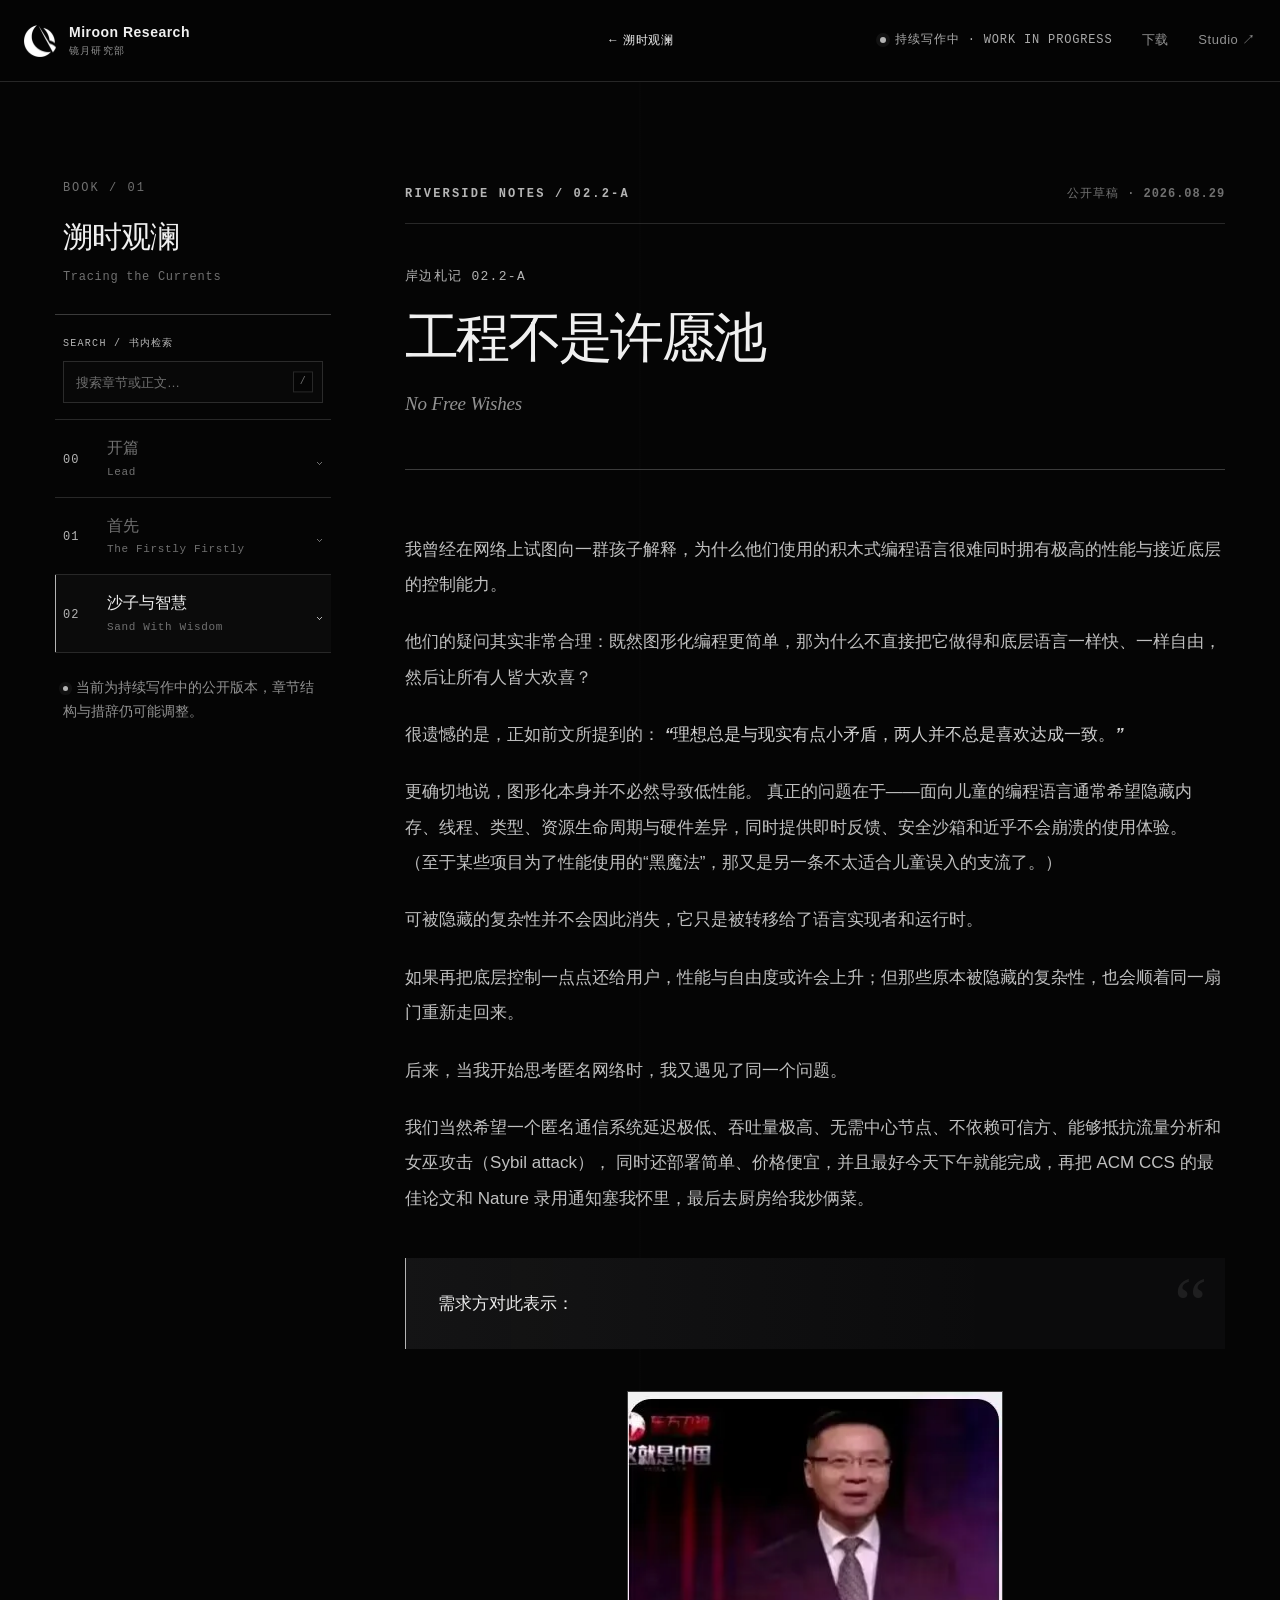
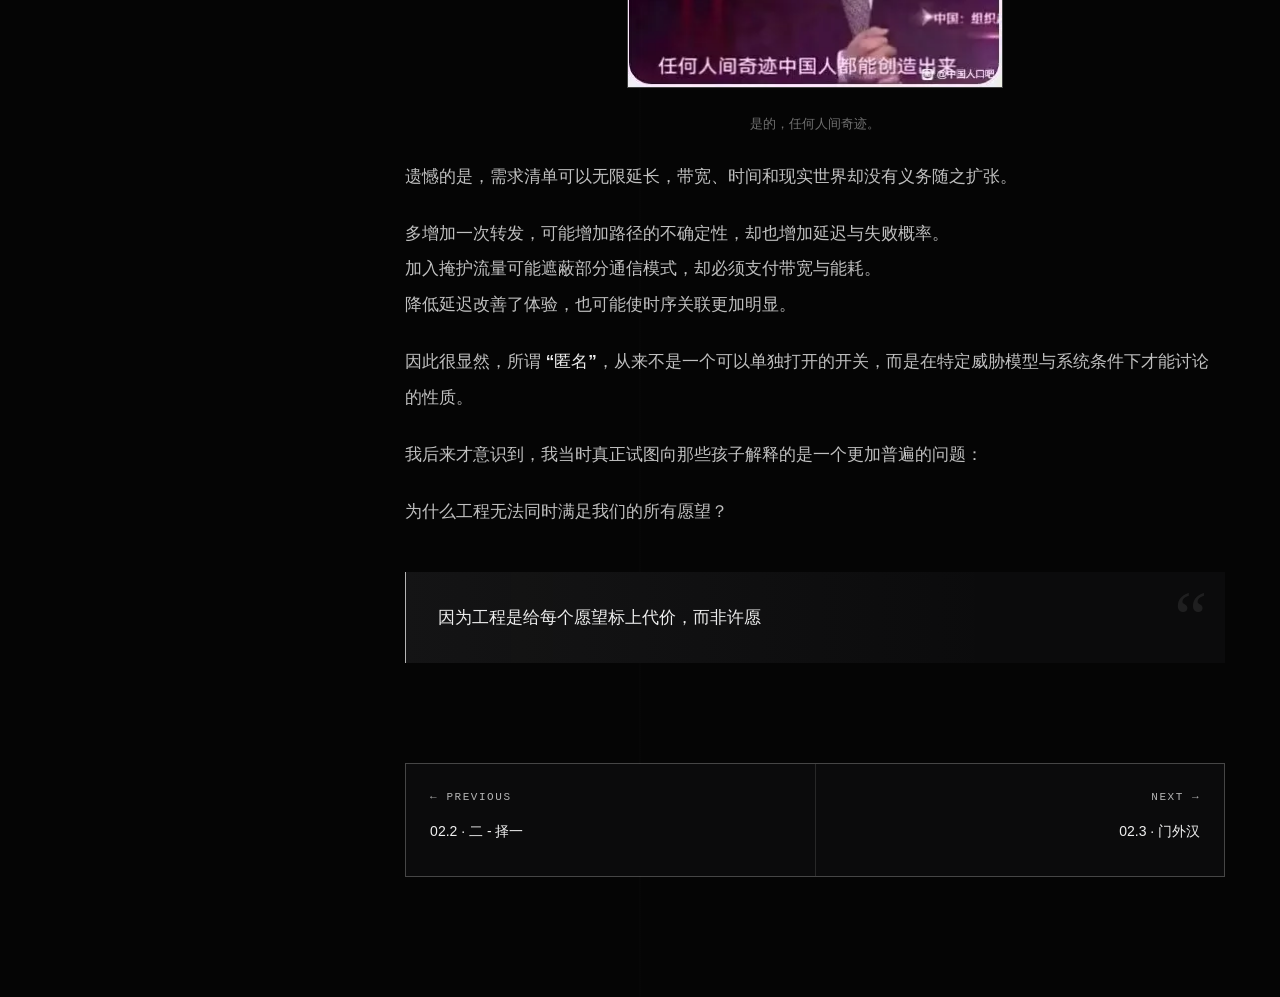
<file: books/tracing-the-currents/02-2-a-no-free-wishes/index.html>
<!DOCTYPE html><html lang="zh-CN"><head><meta charset="UTF-8"><meta name="viewport" content="width=device-width, initial-scale=1"><meta name="theme-color" content="#050505"><meta name="color-scheme" content="dark"><meta name="description" content="从积木式编程到匿名网络：工程不是满足全部愿望，而是为每个愿望标出代价。"><meta name="robots" content="index, follow"><title>工程不是许愿池 | 溯时观澜 · Miroon Research</title><link rel="canonical" href="https://www.miroonresearch.cn/books/tracing-the-currents/02-2-a-no-free-wishes/"><link rel="alternate" hreflang="zh-CN" href="https://www.miroonresearch.cn/books/tracing-the-currents/02-2-a-no-free-wishes/"><link rel="alternate" hreflang="x-default" href="https://www.miroonresearch.cn/books/tracing-the-currents/02-2-a-no-free-wishes/"><link rel="icon" href="/favicon.ico" sizes="any"><link rel="icon" type="image/png" sizes="32x32" href="/favicon.png"><link rel="icon" type="image/png" sizes="192x192" href="/icon-192.png"><link rel="apple-touch-icon" sizes="180x180" href="/apple-touch-icon.png"><meta property="og:type" content="website"><meta property="og:site_name" content="Miroon Research"><meta property="og:title" content="工程不是许愿池 | 溯时观澜 · Miroon Research"><meta property="og:description" content="从积木式编程到匿名网络：工程不是满足全部愿望，而是为每个愿望标出代价。"><meta property="og:url" content="https://www.miroonresearch.cn/books/tracing-the-currents/02-2-a-no-free-wishes/"><meta property="og:locale" content="zh_CN"><meta property="og:image" content="https://www.miroonresearch.cn/assets/tracing-the-currents-cover.png?v=20260827-2"><meta name="twitter:card" content="summary"><meta name="twitter:image" content="https://www.miroonresearch.cn/assets/tracing-the-currents-cover.png?v=20260827-2"><link rel="stylesheet" href="/_astro/BaseLayout.Bunlfx6_.css"></head><body data-cover-state="natural" data-page-kind="book" data-locale="zh"><main class="book-scene" id="reading-start"><header class="reading-header"><div class="reading-header__inner"><a class="reading-brand" href="/"><img src="/assets/miroon-research-logo-192.png" srcset="/assets/miroon-research-logo-64.png 64w, /assets/miroon-research-logo-192.png 192w, /assets/miroon-research-logo-352.png 352w" sizes="(max-width: 680px) 30px, 32px" alt width="32" height="32" decoding="async"><span><strong>Miroon Research</strong><small>镜月研究部</small></span></a><a class="reading-return" href="/books/tracing-the-currents/">← 溯时观澜</a><nav class="reading-nav" aria-label="正文导航"><span class="persistent-status"><i></i>持续写作中 · WORK IN PROGRESS</span><a href="/download/">下载</a><a href="https://www.miroonstudio.cn/" rel="external">Studio ↗</a></nav></div><div class="mobile-status persistent-status"><i></i>持续写作中 · WORK IN PROGRESS</div></header><div class="book-frame"><aside class="book-sidebar" aria-label="《溯时观澜》章节目录"><a class="book-sidebar__identity" href="/books/tracing-the-currents/"><span>BOOK / 01</span><strong>溯时观澜</strong><small>Tracing the Currents</small></a><button class="book-sidebar__toggle" type="button" aria-controls="book-directory" aria-expanded="false" data-book-directory-toggle><span>CONTENTS / 目录</span><strong><em>02.2-A</em>工程不是许愿池</strong><i aria-hidden="true">＋</i></button><div class="book-sidebar__search" role="search" data-book-search><label for="book-search-input">SEARCH / 书内检索</label><div><input id="book-search-input" type="search" placeholder="搜索章节或正文…" autocomplete="off" spellcheck="false" data-book-search-input><kbd aria-hidden="true">/</kbd></div></div><div class="book-sidebar__search-results" aria-live="polite" data-book-search-results hidden></div><script type="application/json" data-book-search-index>[{"number":"00","current":"序","title":"源头｜简序","englishTitle":"Lead","href":"/books/tracing-the-currents/","summary":"为什么写下这本书，以及主流、支流与岸边札记应当如何阅读。","groupNumber":"00","text":"溯时观澜 · Tracing the Currents 源头｜简序 关于这本书，我并不打算把它写成一本格外严肃的教程或教材。 写下这些内容，首先是为了借由写作，系统地梳理并复盘我对计算机的理解，将那些原本散落在脑海里的东西整理成形。 不过，如果它也能成为一份不那么严肃的入门读物，帮助想要学习 CS（计算机科学）的人建立自己的理解，那就更好了。 我一直认为，过度严肃只会让学习变得乏味；而这本书本就更接近一部梳理个人理解的技术随笔。 因此，它将遵循一个简单的原则：事实严谨，叙述开放。 我不会假装给出唯一答案；若有错漏，也欢迎指出。 最后，愿各位于此寻所需，知所惘。 — FolioTemp，Founder and Researcher at Miroon Research，2026.8.26 如何阅读这本书 本书的正文会出现三种标记： 主流 ：负责 “不知道就会影响后文” 的内容，构成全书的核心脉络，更多的是讲解通用的思想与概念。 支流 ：由主流延伸出的深入讨论；知道后会理解得更深，但跳过仍能继续阅读。 岸边札记 ：记录我的个人经历、踩过的坑，以及一些未必普适但或许有用的想法。 比如，我曾天真地以为计算机连小数加法都不会算错——这个坑以后再谈。（逃）"},{"number":"01","current":"主流","title":"首先().首先(nullptr)：关于 CS","englishTitle":"TheFirstlyFirstly::AboutCS","href":"/books/tracing-the-currents/01-about-cs/","summary":"从一个糟糕的名字开始，粗略画出计算机科学辽阔而开放的地图。","groupNumber":"01","text":"主流 01｜首先().首先(nullptr)：关于 CS - TheFirstlyFirstly::AboutCS “ 计算机科学 ” 这个名字本身就很糟糕。 首先，它不是一门科学；其次，它所关心的其实也并非计算机本身。 — Hal Abelson，MIT 6.001《计算机程序的构造和解释》Lecture 1A（节译） 01. 何为 “CS” ？ 正如麻省理工学院传奇老教授 Hal Abelson 所说，“计算机科学”是一个容易令人误解的名称。 不过这里所谓“它不是科学，也不关于计算机”，更像是一种教学上的修辞。 计算机之于 CS，正如粒子加速器之于物理学，焖子之于良子。 这些都是重要的工具或研究对象，却不是其全部。 严格而言，今天的 CS 是一门独立但边界开放的学科。 它研究计算能够做什么、如何实现计算、需要多少资源，以及信息如何被表示、变换、存储与传递。 其内部包括算法、程序语言、体系结构、操作系统、网络、图形学、人工智能和安全等众多方向，同时广泛借用离散数学、线性代数、概率统计与工程学的方法。 对我而言，CS 更像是现代文明诸多领域智慧的交汇处。 它不像一座边界封闭的孤岛，而是在与数学、工程、自然科学甚至人文社会科学持续交换方法的过程中发展起来的。 我认为，学科从来不是彼此隔绝的孤岛。 知识如同数据，在文明庞大的网络中川流不息；它们于交汇处相遇、碰撞，又携带新的意义奔向远方。 中华文明亦在无数族群与思想的交流中汇流成河；现代文明的璀璨，也恰恰诞生于这些从未停歇的流动与交汇之中。 02. CS 概述 CS 全称为 “Computer Science”，中文通常直接译为 “计算机科学”。 请不要把它与 Counter-Strike 搞混（缩写同为 CS），哪怕它真的很好玩（基于作者 500小时+ 调查时长） 实际上，计算机科学这玩意大得离谱。 它的一端研究某个问题究竟能不能被计算，以及计算它需要付出多少时间与空间。 另一端则试图让数十亿枚晶体管、遍布世界的机器，以及数量同样惊人的不可靠人类共同完成一件事情。 如果非要粗略地画一张地图，那么，理论计算机科学关心 “什么能够被计算” 。 算法与数据结构则关心 “怎样更有效地计算” 。 程序语言与软件工程关心 “怎样把人的想法变成可理解、可执行、最好也可维护的程序” ， 而不是产出今天只有我和上帝能看懂，明天只有上帝能看懂的项目。 （至于我们苦命的全栈开发者，则经常拿着一个人的工资，同时干前端、后端、设计以及另外几个人的活。） 再向下看，计算机体系结构、操作系统与编译器负责让软件最终落到真实机器上。 数据库、计算机网络与分布式系统负责保存、处理与传递信息，并让多台机器能够协同工作。 计算机安全与密码学则试图在一个并不总是值得信任的世界里建立有限的信任。 图形学、人机交互和人工智能又将计算重新带回人类能够感知的世界：图像、语言、声音、决策，以及那个永远理解不了 “任意按键” 是什么玩意的用户。 当然，这并不是一棵必须从底部依次点亮的技能树。 你完全可能在不知道 TCP 如何工作时写出一个网站，在不理解编译器时使用十种编程语言， 甚至在不知道自己为什么能跑起来时，让程序成功跑起来，顺带再安装几百个依赖库——这通常被称为 “现代软件开发” 。 贯穿这些领域的一个重要思想，是抽象。 我们把电压的变化解释成 0 与 1，把比特组合成数字和指令，把指令组织成程序，再把程序连接成操作系统、网络与数字世界。 每一层都暂时隐藏更底层的复杂性，使我们能够站在前人搭建的阶梯上继续思考。 因而，学习 CS 并不只是学习如何使用计算机。 它也是在学习：人类如何划分问题、建立模型、隐藏复杂性，并最终让一块由沙子炼成的芯片在承载思想的同时变得聪明。"},{"number":"02.1","current":"主流","title":"沙子与智慧","englishTitle":"Sand With Wisdom","href":"/books/tracing-the-currents/02-sand-with-wisdom/","summary":"一群只遵循简单规则的“傻子”，为何最终能够表现出近似智慧的能力。","groupNumber":"02","text":"主流 02｜沙子与智慧 · Sand With Wisdom 01. 引-傻子 “沙子” 没有写错， “智慧” 则未必完全正确。 现代芯片的主要材料是硅，而硅广泛存在于沙石之中（就比如沙子）。 当然，把沙滩上的沙子变成处理器，远没有 “捡起来，插进主板” 那么简单。 它需要经历复杂的提纯、结晶、切割与制造，最终成为承载数十亿枚晶体管的硅片。 但从另一个角度看，计算机也确实像一个由无数 “傻子” 组成的系统：每个晶体管、每个逻辑门，都只会按照极其简单的规则行动。 它们不知道数字是什么，不理解自己正在执行什么，更不知道屏幕另一端的人类为何因为少写了一个缩进而逐渐失去理智。 那么，一群只会遵循简单规则的 “傻子” ，为什么能够表现出近似智慧的能力？ 要回答这个问题，我们首先需要理解： 何为计算？ 02. 算 - 什么 ？ 乍一听，这似乎是个哲学问题——毕竟哲学总喜欢追问事物的本质。 当然，我并不是说这种追问不好。恰恰相反，我认为追问本质，正是学习最好的起点。 比如，一说起 “计算”，很多人第一时间想到的会是加减乘除。 这当然是对的，但是从严格意义上的 “计算” 出发，那么这句话对得不太完整。 计算器求解出 1 + 1 是计算；搜索引擎在繁多的网页中搜索出结果是计算；GPU 根据输入的参数返回渲染结果也是计算； 让几亿参数的神经网络去计算 1 + 1 以及解答各种弱智吧问题都同样是计算。 它们处理的对象各不相同，但是却在不同中有着极为紧密的联系。 在本章所需的尺度上，我们可以暂时把计算理解为： 依照一组规则，使某种可表示的状态发生变化。 输入两个数字，根据加法规则得到它们的和；输入混乱的数组，根据算法规则快速排序。 实际上，在这里重要的不仅仅是数字，而是 “状态，表示与规则” 。 计算机不知道图片是什么，语言是什么，更没有在你机箱里偷偷抽烟。 对于计算机而言，实际上所有内容都是可以被区分的 “状态” 。 例如 11011111101010010 可以被解释为十进制中的 114514 ，也可以是某张图片，某个程序或者影片中的一部分。 更多的，其实同样的比特实际上没有什么与生俱来的意义，只是按照规则去解释它。 这很容易让人联想到马克思主义哲学中物质与意识的关系。 比特并不是一种脱离物质、悬浮存在的观念。 它必须依附于电压、电荷或其他真实的物理状态。 无论人类如何解释，这些物理差异都客观存在； 但人类又能够通过编码、规则与实践，赋予这些差异以意义，将它们组织成数字、文字、图像与程序。 意识不能凭空创造物质，却能够在认识物质以后，通过实践重新组织并改变物质世界。 沙子承载思想，思想又借沙子改变世界。"},{"number":"02.2","current":"主流","title":"二 - 择一","englishTitle":"ZerOne","href":"/books/tracing-the-currents/02-2-zerone/","summary":"从“计算机只认识 0 与 1”这半句真话出发，理解数字电路为什么通常选择二进制。","groupNumber":"02","text":"主流 02.2｜二 - 择一 · ZerOne 01. 还是沙子 “计算机只认识 0 与 1 ”，大概是计算机领域流传最广的半句真话。 我承认，这句话也不全错；但它极易让人误会——总让人觉得 CPU 里住着数十亿个傻子。 事实上，计算机连 0 和 1 也不认识——芯片中并没有微小的数字到处乱跑。 真正存在的是电压、电荷以及电路呈现出的不同物理状态。 所谓 0 与 1 ，只是人类为两类能够被电路可靠区分的状态取的代号。在常见的数字电路中，它们通常表现为两个不同的电压范围。 毕竟我们总不能指望一个原料是沙子的玩意直接理解数学意义上的 0 与 1 不是吗？ 因此，二进制真正重要的，从来不是 “零” 和 “一” ，而是 “二” ——机器只需要可靠地区分两种状态。 02. 为什么是“二”？ 既然二进制真正重要的是 “二” ，那么问题也就来了——为什么偏偏是二？why？ 三难道犯了什么错吗？这么看其实十进制也相当不错——毕竟咱已经使用了相当长时间的十进制了，并且暂时没有因为手指太多而导致文明原地爆炸。 如果只考虑能够表示多少种状态，那么对比二进制，三进制看起来甚至更有优势：一个比特只能在两种状态中选择，而一个三进制位却能在三种状态中选择； 同样是 n 个位置，二进制能够组成 2ⁿ 种状态，三进制则能够组成 3ⁿ 种状态。 不过可惜，芯片不是画在纸上的进制表，所以不是你说想要什么就可以要什么的（摊手）。 理想总是与现实有点小矛盾，两人并不总是喜欢达成一致。 在相近的可用电压范围内，把信号划分成两类，就像把一条路分成两个足够宽的车道； 如果划分成三类，那么每一类能够容忍的误差便会更小：噪声、温度变化、制造偏差和信号衰减，都可能让电路把一种状态认成另一种状态。 状态越多，单个位置能够表达的信息确实越多；但电路也必须变得更加精确和复杂。 当然，困难并不等于不可能。 华为公开的一项 三进制逻辑门专利申请 ，便是尝试使用不同的电压与晶体管阈值表示三种逻辑状态，并实现三进制逻辑值的加一与减一。 申请提出，这种结构可用于简化三进制逻辑电路、减少晶体管数量并降低功耗。 不过截至本文写作时，我能从公开资料中确认的，只是华为提出了这项技术方案。 这并不等于三进制处理器已经大规模量产，也并不足以说明通用三进制处理器已经具备大规模量产条件。 因此，至少在公开层面，这条路仍处于探索阶段。 但有趣的是，华为公开的另一项研究又选择了完全不同的方向。 韬（τ）定律 并没有试图为电路增加第三种逻辑状态。它以时间缩微为目标，通过 LogicFolding 等方法，将原本铺在平面上的部分电路分配到垂直堆叠的有源层中，从而缩短信号传播路径。 一个试图让每个位置多表达一种状态，另一个则试图让不同位置之间少走一段路。 三进制改变的是机器使用的“字母表”。 LogicFolding 改变的则是书写这些字母的电路在物质世界中的排列方式。 两者解决的并不是同一个问题，却共同说明了一件事情： 工程中很少存在脱离条件的唯一正确答案。其真正需要寻找的，是具体约束下更合适的取舍。 总的来说，使用二进制并不是因为 “二” 最聪明，而是因为在现代数字电路中，“二” 通常最不容易被机器认错。"},{"number":"02.2-A","current":"岸边札记","title":"工程不是许愿池","englishTitle":"No Free Wishes","href":"/books/tracing-the-currents/02-2-a-no-free-wishes/","summary":"从积木式编程到匿名网络：工程不是满足全部愿望，而是为每个愿望标出代价。","groupNumber":"02","text":"岸边札记 02.2-A｜工程不是许愿池 · No Free Wishes 我曾经在网络上试图向一群孩子解释，为什么他们使用的积木式编程语言很难同时拥有极高的性能与接近底层的控制能力。 他们的疑问其实非常合理：既然图形化编程更简单，那为什么不直接把它做得和底层语言一样快、一样自由，然后让所有人皆大欢喜？ 很遗憾的是，正如前文所提到的： “理想总是与现实有点小矛盾，两人并不总是喜欢达成一致。” 更确切地说，图形化本身并不必然导致低性能。 真正的问题在于——面向儿童的编程语言通常希望隐藏内存、线程、类型、资源生命周期与硬件差异，同时提供即时反馈、安全沙箱和近乎不会崩溃的使用体验。 （至于某些项目为了性能使用的“黑魔法”，那又是另一条不太适合儿童误入的支流了。） 可被隐藏的复杂性并不会因此消失，它只是被转移给了语言实现者和运行时。 如果再把底层控制一点点还给用户，性能与自由度或许会上升；但那些原本被隐藏的复杂性，也会顺着同一扇门重新走回来。 后来，当我开始思考匿名网络时，我又遇见了同一个问题。 我们当然希望一个匿名通信系统延迟极低、吞吐量极高、无需中心节点、不依赖可信方、能够抵抗流量分析和女巫攻击（Sybil attack）， 同时还部署简单、价格便宜，并且最好今天下午就能完成，再把 ACM CCS 的最佳论文和 Nature 录用通知塞我怀里，最后去厨房给我炒俩菜。 需求方对此表示： 电视节目截图，字幕为“任何人间奇迹中国人都能创造出来” 是的，任何人间奇迹。 遗憾的是，需求清单可以无限延长，带宽、时间和现实世界却没有义务随之扩张。 多增加一次转发，可能增加路径的不确定性，却也增加延迟与失败概率。 加入掩护流量可能遮蔽部分通信模式，却必须支付带宽与能耗。 降低延迟改善了体验，也可能使时序关联更加明显。 因此很显然，所谓 “匿名” ，从来不是一个可以单独打开的开关，而是在特定威胁模型与系统条件下才能讨论的性质。 我后来才意识到，我当时真正试图向那些孩子解释的是一个更加普遍的问题： 为什么工程无法同时满足我们的所有愿望？ 因为工程是给每个愿望标上代价，而非许愿"},{"number":"02.3","current":"主流","title":"门外汉","englishTitle":"Logic Gates","href":"/books/tracing-the-currents/02-3-logic-gates/","summary":"从真值表开始，认识 NOT、AND、OR 与 XOR 这些构成数字电路的基础逻辑门。","groupNumber":"02","text":"主流 02.3｜门外汉 · Logic Gates 引-逻辑门 到这里，机器已经拥有了两种能够被可靠区分的状态。 不过，一串静止的 0 与 1 还只能表示信息。要让计算真正发生，电路还必须按照一定的规则组合并改变这些状态。 而这些规则在数字电路中最基础的物质实现，它们同时还有个相当形象的名字： 逻辑门。 规则怪谈 我觉得 “逻辑门” 这个词非常贴切——它确实执行着极为简单的逻辑，也确实像一扇门一样，根据输入决定另一侧应该出现什么状态。 严格来说，逻辑门是一种按照固定规则，将一个或多个输入逻辑值映射为输出逻辑值的电路。 当然，它并不理解所谓的 “规则” ，也不知道门外站着什么。 它只负责在输入发生变化以后，坚定不移地给出规定好的输出。 （在这一点上，它可能比大多数软件需求都更加稳定。） 实际上，逻辑门的规则并不复杂，甚至简单到了可以被完整列出来： 一个逻辑门的输入只有 0 与 1 两种状态。 因此，拥有 n 个输入的逻辑门，总共只会遇到 2ⁿ 种输入组合。 把所有组合以及它们对应的输出逐一写进表格，便得到了一张 真值表（truth table） 。 在布尔逻辑中，我们通常将 1 解释为 “真” ，将 0 解释为 “假” ，真值表也因此得名。 （某些编程语言里就可以直接用 0 与 1 作为 “真” 或者 “假”） 当然，电子并不知道什么是真什么是假。 它们只是又一次被人类安排了意义。 康神开播了——真的假的？ 在 CS 里，我们不妨把 “康神开播了” 看作一个命题，并将它记作 P 。 所谓命题，就是一句能够被判断为真或假的陈述。 康神开播了， P = 1 ；康神没开播， P = 0 。 至于康神到底有没有开播，应该去直播间确认——真值表不负责现场调查。 它只负责告诉我们：如果命题是真的，接下来会怎样；如果命题是假的，又会怎样。 （开播了吗？如开，到底开没开，如开。） 直播画面，字幕为“康神开播了，真的假的” 如果 P 表示 “康神开播了”，那么 NOT P 表示的就是： 康神没有开播。 （字面意思了属于是） 我们可以把 P 与 NOT P 的所有可能完整列出来： P NOT P :---: :-------: 0 1 1 0 NOT P 有时也写作 ¬P ，二者都表示对命题 P 取反。 在计算机科学的命题逻辑中， P 代表一句陈述。 到了数字电路中，它也可以代表一根输入线上的逻辑状态。 当这条规则被真正实现为电路时，我们便得到了一扇最简单的逻辑门： 非门（NOT gate） ，也称为 反相器（inverter） 。 （像是一个杠精，无论如何都要和你持反意见） 全票通过 非门只有一个输入，因此它只需要负责反对一个人。 不过现实中的大多数问题往往不止一个条件。 假设现在有两个输入 P 与 Q ，每个输入都可能是 0 或 1 ， 那么一共会出现 2² = 4 种组合。 与门（AND gate） 的规则相当严格： 只有所有输入都为 1 时，它才会输出 1 。只要其中一个输入为 0 ，结果就是 0 。 P Q P AND Q :---: :---: :---------: 0 0 0 0 1 0 1 0 0 1 1 1 如果 P 表示“密码正确”， Q 表示“验证码正确”，那么 P AND Q 表示的就是： 密码与验证码全部正确。 少一个都不行。 （与门大概是那种喜欢连坐的老师，只要有一个人当搅屎棍就直接选择给全班人创死） 我觉得或许还行？ 或门（OR gate） 就显得比较随和了。 它对输入的要求相当宽松：只要两个输入中至少有一个为 1 ，它就会输出 1 。 只有当两个输入都为 0 时，它才会输出 0 。 P Q P OR Q :-: :-: :------: 0 0 0 0 1 1 1 0 1 1 1 1 （或许它自己就觉得 1 是个不错的选择，只需要有一个人支持它的观点罢了。） 值得注意的是，或门并不要求两个输入“二选一”。 当 P 与 Q 同时为 1 时， P OR Q 仍然是 1 。 这种“至少一个成立，也允许全部成立”的关系，称为 包含或（inclusive OR） 。 但如果规则要求两个输入中只能有一个为 1 呢？ 那就需要一扇稍微难伺候一点的门了。 王不见王 普通的或门只要求 “至少有一个”，至于到底来了一个还是两个，它并不在乎。 但 异或门（XOR gate，exclusive OR） 的要求更加严格：两个输入中必须恰好有一个为 1 ，它才会输出 1 。 或者说点更人话的： 两个输入不同时，异或门输出 1 ；两个输入相同时，异或门输出 0 。 P Q P XOR Q :-: :-: :-------: 0 0 0 0 1 1 1 0 1 1 1 0 异或运算也经常写作 P ⊕ Q 。 （尽管电脑上不是很好直接打出这个字符就是了） 不过在许多编程语言中，按位异或则使用更加方便输入的 ^ ，例如 P ^ Q 。 （人类最终还是向键盘作出了妥协。） 如果把 1 看作一位独占欲极强的“王”，那么异或门的规矩便相当直白： 来一个，可以；一个都不来，不行；两个同时来，更不行。 （没有王不行，有两个王也不行，算是仇家来的。）"}]</script><nav class="book-sidebar__chapters" id="book-directory" aria-label="章节分组"><section class="book-sidebar__group" data-book-group data-group-number="00" data-group-open="false"><button class="book-sidebar__group-toggle" type="button" aria-controls="book-group-00" aria-expanded="false" data-book-group-toggle><span>00</span><div><strong>开篇</strong><small>Lead</small></div><i aria-hidden="true">⌄</i></button><div class="book-sidebar__entries" id="book-group-00"><a href="/books/tracing-the-currents/"><span>00</span><div><small>序</small><strong>源头｜简序</strong></div></a></div></section><section class="book-sidebar__group" data-book-group data-group-number="01" data-group-open="false"><button class="book-sidebar__group-toggle" type="button" aria-controls="book-group-01" aria-expanded="false" data-book-group-toggle><span>01</span><div><strong>首先</strong><small>The Firstly Firstly</small></div><i aria-hidden="true">⌄</i></button><div class="book-sidebar__entries" id="book-group-01"><a href="/books/tracing-the-currents/01-about-cs/"><span>01</span><div><small>主流</small><strong>首先().首先(nullptr)：关于 CS</strong></div></a></div></section><section class="book-sidebar__group is-current" data-book-group data-group-number="02" data-group-open="false"><button class="book-sidebar__group-toggle" type="button" aria-controls="book-group-02" aria-expanded="false" data-book-group-toggle><span>02</span><div><strong>沙子与智慧</strong><small>Sand With Wisdom</small></div><i aria-hidden="true">⌄</i></button><div class="book-sidebar__entries" id="book-group-02"><a href="/books/tracing-the-currents/02-sand-with-wisdom/"><span>02.1</span><div><small>主流</small><strong>沙子与智慧</strong></div></a><a href="/books/tracing-the-currents/02-2-zerone/"><span>02.2</span><div><small>主流</small><strong>二 - 择一</strong></div></a><a class="book-sidebar__entry--note" href="/books/tracing-the-currents/02-2-a-no-free-wishes/" aria-current="page"><span>02.2-A</span><div><small>岸边札记</small><strong>工程不是许愿池</strong></div></a><a href="/books/tracing-the-currents/02-3-logic-gates/"><span>02.3</span><div><small>主流</small><strong>门外汉</strong></div></a></div></section></nav><p class="book-sidebar__state"><i></i>当前为持续写作中的公开版本，章节结构与措辞仍可能调整。</p></aside><script type="module">document.querySelectorAll(`.book-sidebar`).forEach(e=>{let t=e.querySelector(`[data-book-directory-toggle]`);if(!t)return;let n=`tracing-the-currents:directory-group`,r=[...e.querySelectorAll(`[data-book-group]`)],i=e=>{r.forEach(t=>{let n=!!e&&t.dataset.groupNumber===e;t.dataset.groupOpen=String(n),t.querySelector(`[data-book-group-toggle]`)?.setAttribute(`aria-expanded`,String(n))})};try{i(sessionStorage.getItem(n))}catch{i(null)}t.addEventListener(`click`,()=>{let n=e.dataset.directoryOpen===`true`;e.dataset.directoryOpen=String(!n),t.setAttribute(`aria-expanded`,String(!n))}),e.querySelectorAll(`[data-book-group-toggle]`).forEach(e=>{e.addEventListener(`click`,()=>{let t=e.closest(`[data-book-group]`);if(!t)return;let r=t.dataset.groupOpen===`true`,a=t.dataset.groupNumber??``;if(r){i(null);try{sessionStorage.removeItem(n)}catch{}}else{i(a);try{sessionStorage.setItem(n,a)}catch{}}})});let a=e.querySelector(`[data-book-search-input]`),o=e.querySelector(`[data-book-search-results]`),s=e.querySelector(`[data-book-search-index]`),c=s?.textContent?JSON.parse(s.textContent):[],l=()=>{if(!a||!o)return;let t=a.value.trim().toLocaleLowerCase();if(e.dataset.searching=String(!!t),o.replaceChildren(),!t){o.hidden=!0;return}let r=c.filter(e=>`${e.number} ${e.current} ${e.title} ${e.englishTitle} ${e.summary} ${e.text}`.toLocaleLowerCase().includes(t)).slice(0,8);if(o.hidden=!1,r.length===0){let e=document.createElement(`p`);e.className=`book-sidebar__search-empty`,e.textContent=`没有找到匹配内容。`,o.append(e);return}r.forEach(e=>{let r=document.createElement(`a`);r.href=e.href;let i=document.createElement(`span`);i.textContent=`${e.number} / ${e.current}`;let a=document.createElement(`strong`);a.textContent=e.title;let s=e.text.toLocaleLowerCase().indexOf(t),c=Math.max(0,s-24),l=Math.min(e.text.length,Math.max(s,0)+t.length+56),u=document.createElement(`small`);u.textContent=`${c>0?`…`:``}${e.text.slice(c,l)}${l<e.text.length?`…`:``}`,r.append(i,a,u),r.addEventListener(`click`,()=>{try{sessionStorage.setItem(n,e.groupNumber)}catch{}}),o.append(r)})};a?.addEventListener(`input`,l),a?.addEventListener(`search`,l),document.addEventListener(`keydown`,n=>{let r=n.target?.matches(`input, textarea, select, [contenteditable='true']`);n.key===`/`&&!n.ctrlKey&&!n.metaKey&&!n.altKey&&!r&&(n.preventDefault(),e.dataset.directoryOpen=`true`,t.setAttribute(`aria-expanded`,`true`),a?.focus()),n.key===`Escape`&&a&&document.activeElement===a&&(a.value=``,l(),a.blur())}),e.querySelectorAll(`.book-sidebar__chapters a`).forEach(n=>{n.addEventListener(`click`,()=>{e.dataset.directoryOpen=`false`,t.setAttribute(`aria-expanded`,`false`)})})});</script><article class="book-manuscript book-manuscript--chapter book-manuscript--note"><div class="book-chapter-meta"><span>RIVERSIDE NOTES / 02.2-A</span><small>公开草稿 · 2026.08.29</small></div><header class="book-chapter-heading"><p>岸边札记 02.2-A</p><h1>工程不是许愿池</h1><span>No Free Wishes</span></header><div class="book-prose"><h1 id="岸边札记-022-a工程不是许愿池--no-free-wishes">岸边札记 02.2-A｜工程不是许愿池 · No Free Wishes</h1>
<p>我曾经在网络上试图向一群孩子解释，为什么他们使用的积木式编程语言很难同时拥有极高的性能与接近底层的控制能力。</p>
<p>他们的疑问其实非常合理：既然图形化编程更简单，那为什么不直接把它做得和底层语言一样快、一样自由，然后让所有人皆大欢喜？</p>
<p>很遗憾的是，正如前文所提到的： <strong><em>“理想总是与现实有点小矛盾，两人并不总是喜欢达成一致。”</em></strong></p>
<p>更确切地说，图形化本身并不必然导致低性能。
真正的问题在于——面向儿童的编程语言通常希望隐藏内存、线程、类型、资源生命周期与硬件差异，同时提供即时反馈、安全沙箱和近乎不会崩溃的使用体验。<br>
（至于某些项目为了性能使用的“黑魔法”，那又是另一条不太适合儿童误入的支流了。）</p>
<p>可被隐藏的复杂性并不会因此消失，它只是被转移给了语言实现者和运行时。</p>
<p>如果再把底层控制一点点还给用户，性能与自由度或许会上升；但那些原本被隐藏的复杂性，也会顺着同一扇门重新走回来。</p>
<p>后来，当我开始思考匿名网络时，我又遇见了同一个问题。</p>
<p>我们当然希望一个匿名通信系统延迟极低、吞吐量极高、无需中心节点、不依赖可信方、能够抵抗流量分析和女巫攻击（Sybil attack），
同时还部署简单、价格便宜，并且最好今天下午就能完成，再把 ACM CCS 的最佳论文和 Nature 录用通知塞我怀里，最后去厨房给我炒俩菜。</p>
<blockquote>
<p><strong>需求方对此表示：</strong></p>
</blockquote>
<p><img  src="/_astro/NoFreeWishes-Miracle.BZDyGPKI_Z9Slir.webp" alt="电视节目截图，字幕为“任何人间奇迹中国人都能创造出来”" loading="lazy" decoding="async" width="376" height="296"></p>
<p><em>是的，任何人间奇迹。</em></p>
<p>遗憾的是，需求清单可以无限延长，带宽、时间和现实世界却没有义务随之扩张。</p>
<p>多增加一次转发，可能增加路径的不确定性，却也增加延迟与失败概率。<br>
加入掩护流量可能遮蔽部分通信模式，却必须支付带宽与能耗。<br>
降低延迟改善了体验，也可能使时序关联更加明显。</p>
<p>因此很显然，所谓 <strong>“匿名”</strong>，从来不是一个可以单独打开的开关，而是在特定威胁模型与系统条件下才能讨论的性质。</p>
<p>我后来才意识到，我当时真正试图向那些孩子解释的是一个更加普遍的问题：</p>
<p>为什么工程无法同时满足我们的所有愿望？</p>
<blockquote>
<p><strong>因为工程是给每个愿望标上代价，而非许愿</strong></p>
</blockquote>
</div><nav class="book-chapter-pager" aria-label="章节切换"><a href="/books/tracing-the-currents/02-2-zerone/" rel="prev"><span>← PREVIOUS</span><strong>02.2 · 二 - 择一</strong></a><a href="/books/tracing-the-currents/02-3-logic-gates/" rel="next"><span>NEXT →</span><strong>02.3 · 门外汉</strong></a></nav></article></div></main></body></html>
</file>
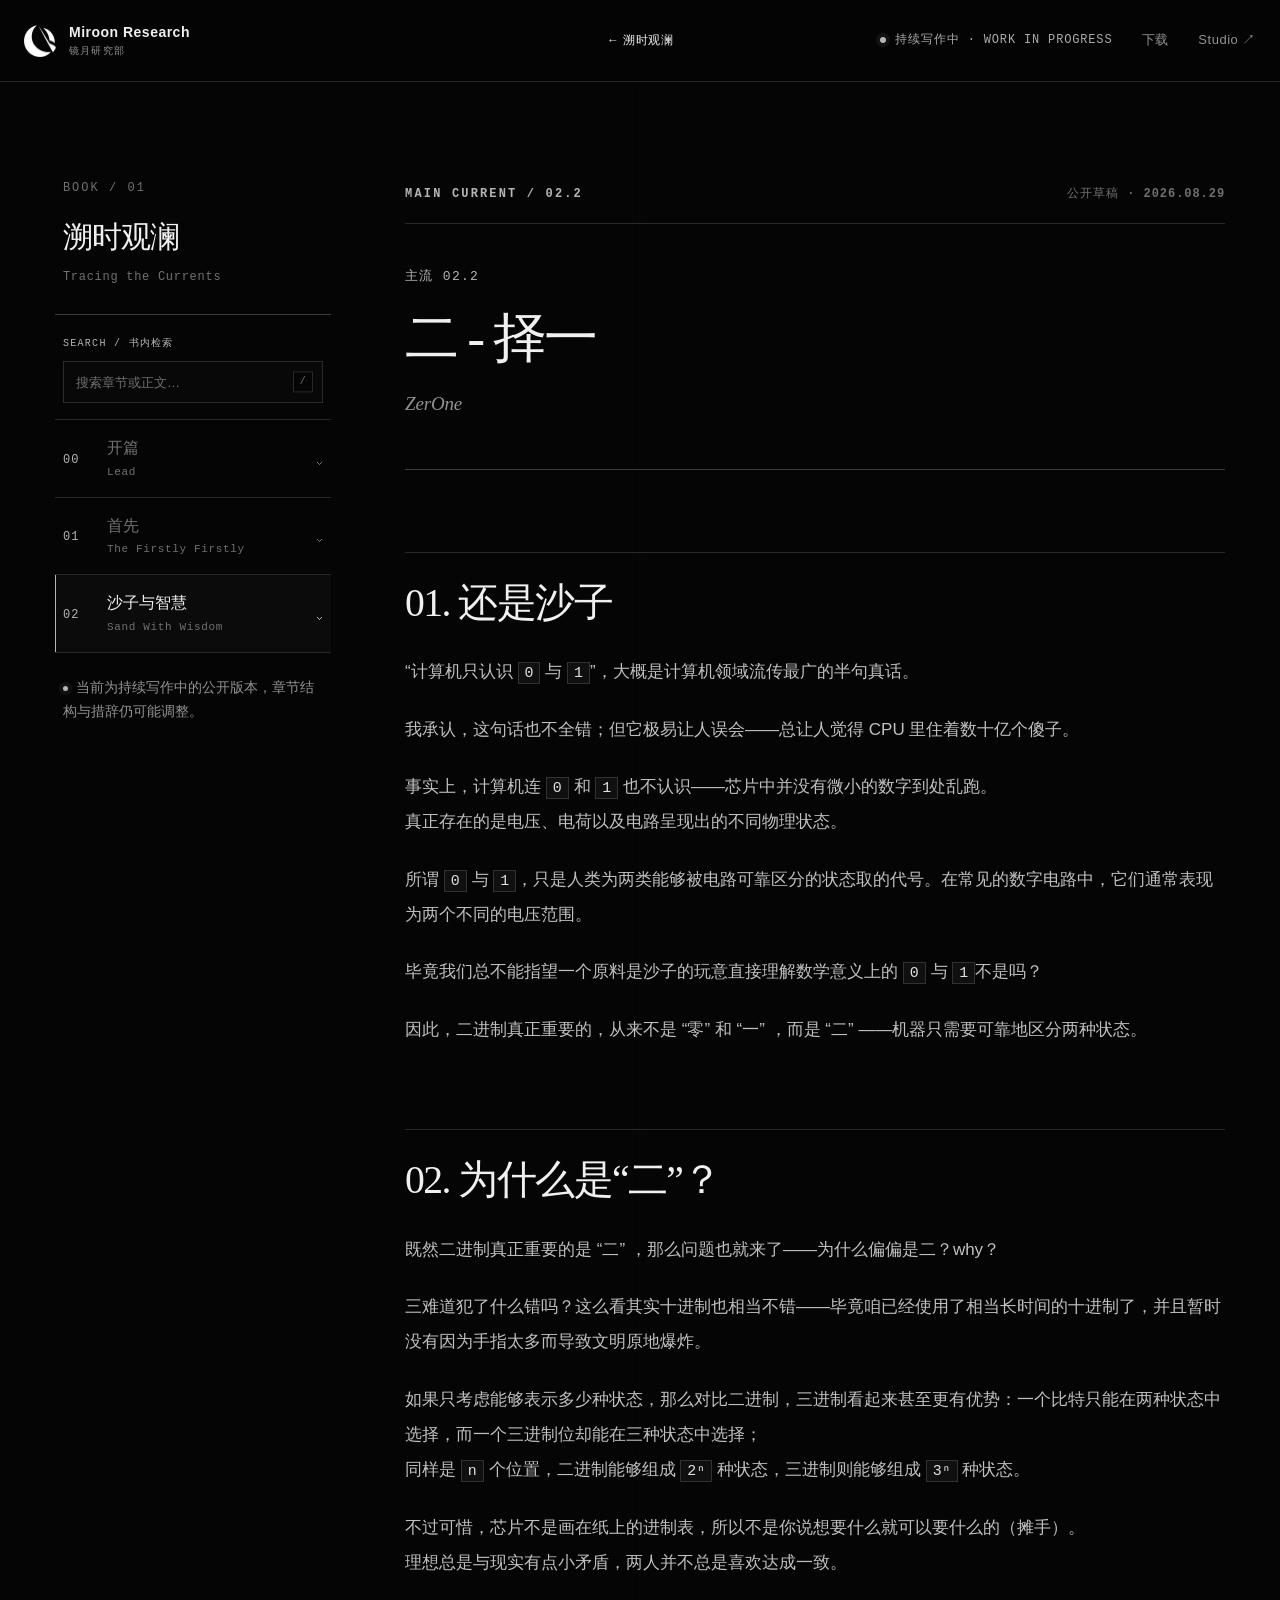
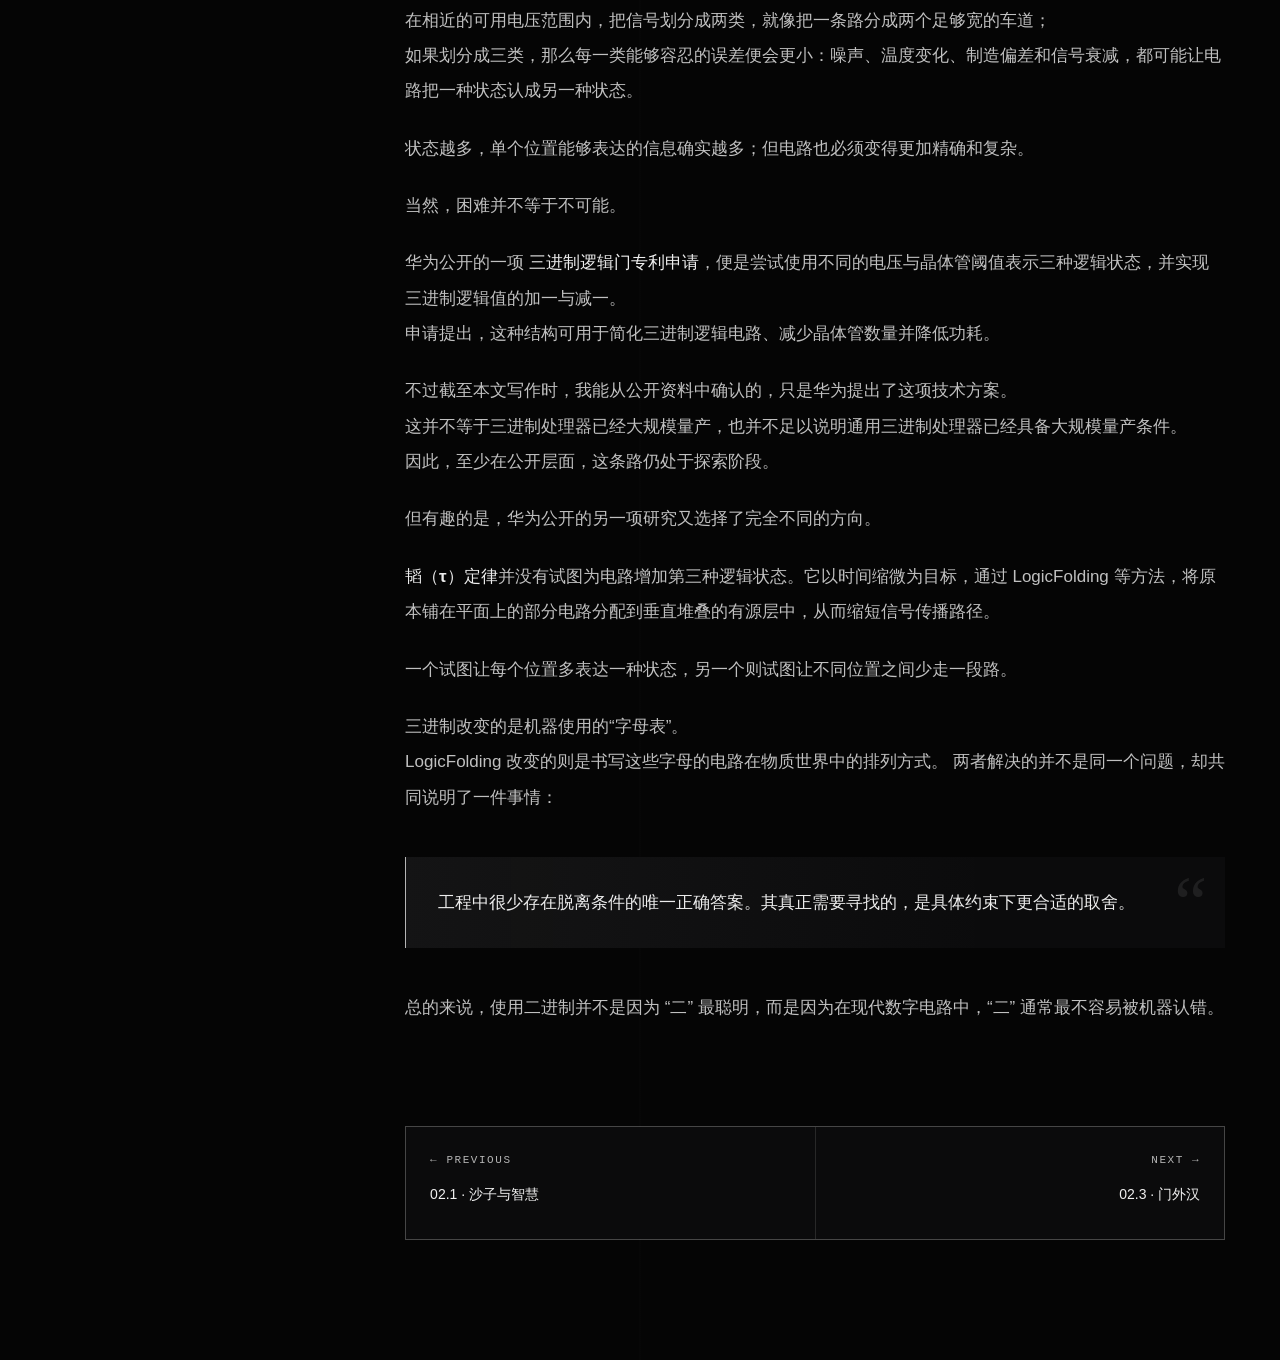
<file: books/tracing-the-currents/02-2-zerone/index.html>
<!DOCTYPE html><html lang="zh-CN"><head><meta charset="UTF-8"><meta name="viewport" content="width=device-width, initial-scale=1"><meta name="theme-color" content="#050505"><meta name="color-scheme" content="dark"><meta name="description" content="从“计算机只认识 0 与 1”这半句真话出发，理解数字电路为什么通常选择二进制。"><meta name="robots" content="index, follow"><title>二 - 择一 | 溯时观澜 · Miroon Research</title><link rel="canonical" href="https://www.miroonresearch.cn/books/tracing-the-currents/02-2-zerone/"><link rel="alternate" hreflang="zh-CN" href="https://www.miroonresearch.cn/books/tracing-the-currents/02-2-zerone/"><link rel="alternate" hreflang="x-default" href="https://www.miroonresearch.cn/books/tracing-the-currents/02-2-zerone/"><link rel="icon" href="/favicon.ico" sizes="any"><link rel="icon" type="image/png" sizes="32x32" href="/favicon.png"><link rel="icon" type="image/png" sizes="192x192" href="/icon-192.png"><link rel="apple-touch-icon" sizes="180x180" href="/apple-touch-icon.png"><meta property="og:type" content="website"><meta property="og:site_name" content="Miroon Research"><meta property="og:title" content="二 - 择一 | 溯时观澜 · Miroon Research"><meta property="og:description" content="从“计算机只认识 0 与 1”这半句真话出发，理解数字电路为什么通常选择二进制。"><meta property="og:url" content="https://www.miroonresearch.cn/books/tracing-the-currents/02-2-zerone/"><meta property="og:locale" content="zh_CN"><meta property="og:image" content="https://www.miroonresearch.cn/assets/tracing-the-currents-cover.png?v=20260827-2"><meta name="twitter:card" content="summary"><meta name="twitter:image" content="https://www.miroonresearch.cn/assets/tracing-the-currents-cover.png?v=20260827-2"><link rel="stylesheet" href="/_astro/BaseLayout.Bunlfx6_.css"></head><body data-cover-state="natural" data-page-kind="book" data-locale="zh"><main class="book-scene" id="reading-start"><header class="reading-header"><div class="reading-header__inner"><a class="reading-brand" href="/"><img src="/assets/miroon-research-logo-192.png" srcset="/assets/miroon-research-logo-64.png 64w, /assets/miroon-research-logo-192.png 192w, /assets/miroon-research-logo-352.png 352w" sizes="(max-width: 680px) 30px, 32px" alt width="32" height="32" decoding="async"><span><strong>Miroon Research</strong><small>镜月研究部</small></span></a><a class="reading-return" href="/books/tracing-the-currents/">← 溯时观澜</a><nav class="reading-nav" aria-label="正文导航"><span class="persistent-status"><i></i>持续写作中 · WORK IN PROGRESS</span><a href="/download/">下载</a><a href="https://www.miroonstudio.cn/" rel="external">Studio ↗</a></nav></div><div class="mobile-status persistent-status"><i></i>持续写作中 · WORK IN PROGRESS</div></header><div class="book-frame"><aside class="book-sidebar" aria-label="《溯时观澜》章节目录"><a class="book-sidebar__identity" href="/books/tracing-the-currents/"><span>BOOK / 01</span><strong>溯时观澜</strong><small>Tracing the Currents</small></a><button class="book-sidebar__toggle" type="button" aria-controls="book-directory" aria-expanded="false" data-book-directory-toggle><span>CONTENTS / 目录</span><strong><em>02.2</em>二 - 择一</strong><i aria-hidden="true">＋</i></button><div class="book-sidebar__search" role="search" data-book-search><label for="book-search-input">SEARCH / 书内检索</label><div><input id="book-search-input" type="search" placeholder="搜索章节或正文…" autocomplete="off" spellcheck="false" data-book-search-input><kbd aria-hidden="true">/</kbd></div></div><div class="book-sidebar__search-results" aria-live="polite" data-book-search-results hidden></div><script type="application/json" data-book-search-index>[{"number":"00","current":"序","title":"源头｜简序","englishTitle":"Lead","href":"/books/tracing-the-currents/","summary":"为什么写下这本书，以及主流、支流与岸边札记应当如何阅读。","groupNumber":"00","text":"溯时观澜 · Tracing the Currents 源头｜简序 关于这本书，我并不打算把它写成一本格外严肃的教程或教材。 写下这些内容，首先是为了借由写作，系统地梳理并复盘我对计算机的理解，将那些原本散落在脑海里的东西整理成形。 不过，如果它也能成为一份不那么严肃的入门读物，帮助想要学习 CS（计算机科学）的人建立自己的理解，那就更好了。 我一直认为，过度严肃只会让学习变得乏味；而这本书本就更接近一部梳理个人理解的技术随笔。 因此，它将遵循一个简单的原则：事实严谨，叙述开放。 我不会假装给出唯一答案；若有错漏，也欢迎指出。 最后，愿各位于此寻所需，知所惘。 — FolioTemp，Founder and Researcher at Miroon Research，2026.8.26 如何阅读这本书 本书的正文会出现三种标记： 主流 ：负责 “不知道就会影响后文” 的内容，构成全书的核心脉络，更多的是讲解通用的思想与概念。 支流 ：由主流延伸出的深入讨论；知道后会理解得更深，但跳过仍能继续阅读。 岸边札记 ：记录我的个人经历、踩过的坑，以及一些未必普适但或许有用的想法。 比如，我曾天真地以为计算机连小数加法都不会算错——这个坑以后再谈。（逃）"},{"number":"01","current":"主流","title":"首先().首先(nullptr)：关于 CS","englishTitle":"TheFirstlyFirstly::AboutCS","href":"/books/tracing-the-currents/01-about-cs/","summary":"从一个糟糕的名字开始，粗略画出计算机科学辽阔而开放的地图。","groupNumber":"01","text":"主流 01｜首先().首先(nullptr)：关于 CS - TheFirstlyFirstly::AboutCS “ 计算机科学 ” 这个名字本身就很糟糕。 首先，它不是一门科学；其次，它所关心的其实也并非计算机本身。 — Hal Abelson，MIT 6.001《计算机程序的构造和解释》Lecture 1A（节译） 01. 何为 “CS” ？ 正如麻省理工学院传奇老教授 Hal Abelson 所说，“计算机科学”是一个容易令人误解的名称。 不过这里所谓“它不是科学，也不关于计算机”，更像是一种教学上的修辞。 计算机之于 CS，正如粒子加速器之于物理学，焖子之于良子。 这些都是重要的工具或研究对象，却不是其全部。 严格而言，今天的 CS 是一门独立但边界开放的学科。 它研究计算能够做什么、如何实现计算、需要多少资源，以及信息如何被表示、变换、存储与传递。 其内部包括算法、程序语言、体系结构、操作系统、网络、图形学、人工智能和安全等众多方向，同时广泛借用离散数学、线性代数、概率统计与工程学的方法。 对我而言，CS 更像是现代文明诸多领域智慧的交汇处。 它不像一座边界封闭的孤岛，而是在与数学、工程、自然科学甚至人文社会科学持续交换方法的过程中发展起来的。 我认为，学科从来不是彼此隔绝的孤岛。 知识如同数据，在文明庞大的网络中川流不息；它们于交汇处相遇、碰撞，又携带新的意义奔向远方。 中华文明亦在无数族群与思想的交流中汇流成河；现代文明的璀璨，也恰恰诞生于这些从未停歇的流动与交汇之中。 02. CS 概述 CS 全称为 “Computer Science”，中文通常直接译为 “计算机科学”。 请不要把它与 Counter-Strike 搞混（缩写同为 CS），哪怕它真的很好玩（基于作者 500小时+ 调查时长） 实际上，计算机科学这玩意大得离谱。 它的一端研究某个问题究竟能不能被计算，以及计算它需要付出多少时间与空间。 另一端则试图让数十亿枚晶体管、遍布世界的机器，以及数量同样惊人的不可靠人类共同完成一件事情。 如果非要粗略地画一张地图，那么，理论计算机科学关心 “什么能够被计算” 。 算法与数据结构则关心 “怎样更有效地计算” 。 程序语言与软件工程关心 “怎样把人的想法变成可理解、可执行、最好也可维护的程序” ， 而不是产出今天只有我和上帝能看懂，明天只有上帝能看懂的项目。 （至于我们苦命的全栈开发者，则经常拿着一个人的工资，同时干前端、后端、设计以及另外几个人的活。） 再向下看，计算机体系结构、操作系统与编译器负责让软件最终落到真实机器上。 数据库、计算机网络与分布式系统负责保存、处理与传递信息，并让多台机器能够协同工作。 计算机安全与密码学则试图在一个并不总是值得信任的世界里建立有限的信任。 图形学、人机交互和人工智能又将计算重新带回人类能够感知的世界：图像、语言、声音、决策，以及那个永远理解不了 “任意按键” 是什么玩意的用户。 当然，这并不是一棵必须从底部依次点亮的技能树。 你完全可能在不知道 TCP 如何工作时写出一个网站，在不理解编译器时使用十种编程语言， 甚至在不知道自己为什么能跑起来时，让程序成功跑起来，顺带再安装几百个依赖库——这通常被称为 “现代软件开发” 。 贯穿这些领域的一个重要思想，是抽象。 我们把电压的变化解释成 0 与 1，把比特组合成数字和指令，把指令组织成程序，再把程序连接成操作系统、网络与数字世界。 每一层都暂时隐藏更底层的复杂性，使我们能够站在前人搭建的阶梯上继续思考。 因而，学习 CS 并不只是学习如何使用计算机。 它也是在学习：人类如何划分问题、建立模型、隐藏复杂性，并最终让一块由沙子炼成的芯片在承载思想的同时变得聪明。"},{"number":"02.1","current":"主流","title":"沙子与智慧","englishTitle":"Sand With Wisdom","href":"/books/tracing-the-currents/02-sand-with-wisdom/","summary":"一群只遵循简单规则的“傻子”，为何最终能够表现出近似智慧的能力。","groupNumber":"02","text":"主流 02｜沙子与智慧 · Sand With Wisdom 01. 引-傻子 “沙子” 没有写错， “智慧” 则未必完全正确。 现代芯片的主要材料是硅，而硅广泛存在于沙石之中（就比如沙子）。 当然，把沙滩上的沙子变成处理器，远没有 “捡起来，插进主板” 那么简单。 它需要经历复杂的提纯、结晶、切割与制造，最终成为承载数十亿枚晶体管的硅片。 但从另一个角度看，计算机也确实像一个由无数 “傻子” 组成的系统：每个晶体管、每个逻辑门，都只会按照极其简单的规则行动。 它们不知道数字是什么，不理解自己正在执行什么，更不知道屏幕另一端的人类为何因为少写了一个缩进而逐渐失去理智。 那么，一群只会遵循简单规则的 “傻子” ，为什么能够表现出近似智慧的能力？ 要回答这个问题，我们首先需要理解： 何为计算？ 02. 算 - 什么 ？ 乍一听，这似乎是个哲学问题——毕竟哲学总喜欢追问事物的本质。 当然，我并不是说这种追问不好。恰恰相反，我认为追问本质，正是学习最好的起点。 比如，一说起 “计算”，很多人第一时间想到的会是加减乘除。 这当然是对的，但是从严格意义上的 “计算” 出发，那么这句话对得不太完整。 计算器求解出 1 + 1 是计算；搜索引擎在繁多的网页中搜索出结果是计算；GPU 根据输入的参数返回渲染结果也是计算； 让几亿参数的神经网络去计算 1 + 1 以及解答各种弱智吧问题都同样是计算。 它们处理的对象各不相同，但是却在不同中有着极为紧密的联系。 在本章所需的尺度上，我们可以暂时把计算理解为： 依照一组规则，使某种可表示的状态发生变化。 输入两个数字，根据加法规则得到它们的和；输入混乱的数组，根据算法规则快速排序。 实际上，在这里重要的不仅仅是数字，而是 “状态，表示与规则” 。 计算机不知道图片是什么，语言是什么，更没有在你机箱里偷偷抽烟。 对于计算机而言，实际上所有内容都是可以被区分的 “状态” 。 例如 11011111101010010 可以被解释为十进制中的 114514 ，也可以是某张图片，某个程序或者影片中的一部分。 更多的，其实同样的比特实际上没有什么与生俱来的意义，只是按照规则去解释它。 这很容易让人联想到马克思主义哲学中物质与意识的关系。 比特并不是一种脱离物质、悬浮存在的观念。 它必须依附于电压、电荷或其他真实的物理状态。 无论人类如何解释，这些物理差异都客观存在； 但人类又能够通过编码、规则与实践，赋予这些差异以意义，将它们组织成数字、文字、图像与程序。 意识不能凭空创造物质，却能够在认识物质以后，通过实践重新组织并改变物质世界。 沙子承载思想，思想又借沙子改变世界。"},{"number":"02.2","current":"主流","title":"二 - 择一","englishTitle":"ZerOne","href":"/books/tracing-the-currents/02-2-zerone/","summary":"从“计算机只认识 0 与 1”这半句真话出发，理解数字电路为什么通常选择二进制。","groupNumber":"02","text":"主流 02.2｜二 - 择一 · ZerOne 01. 还是沙子 “计算机只认识 0 与 1 ”，大概是计算机领域流传最广的半句真话。 我承认，这句话也不全错；但它极易让人误会——总让人觉得 CPU 里住着数十亿个傻子。 事实上，计算机连 0 和 1 也不认识——芯片中并没有微小的数字到处乱跑。 真正存在的是电压、电荷以及电路呈现出的不同物理状态。 所谓 0 与 1 ，只是人类为两类能够被电路可靠区分的状态取的代号。在常见的数字电路中，它们通常表现为两个不同的电压范围。 毕竟我们总不能指望一个原料是沙子的玩意直接理解数学意义上的 0 与 1 不是吗？ 因此，二进制真正重要的，从来不是 “零” 和 “一” ，而是 “二” ——机器只需要可靠地区分两种状态。 02. 为什么是“二”？ 既然二进制真正重要的是 “二” ，那么问题也就来了——为什么偏偏是二？why？ 三难道犯了什么错吗？这么看其实十进制也相当不错——毕竟咱已经使用了相当长时间的十进制了，并且暂时没有因为手指太多而导致文明原地爆炸。 如果只考虑能够表示多少种状态，那么对比二进制，三进制看起来甚至更有优势：一个比特只能在两种状态中选择，而一个三进制位却能在三种状态中选择； 同样是 n 个位置，二进制能够组成 2ⁿ 种状态，三进制则能够组成 3ⁿ 种状态。 不过可惜，芯片不是画在纸上的进制表，所以不是你说想要什么就可以要什么的（摊手）。 理想总是与现实有点小矛盾，两人并不总是喜欢达成一致。 在相近的可用电压范围内，把信号划分成两类，就像把一条路分成两个足够宽的车道； 如果划分成三类，那么每一类能够容忍的误差便会更小：噪声、温度变化、制造偏差和信号衰减，都可能让电路把一种状态认成另一种状态。 状态越多，单个位置能够表达的信息确实越多；但电路也必须变得更加精确和复杂。 当然，困难并不等于不可能。 华为公开的一项 三进制逻辑门专利申请 ，便是尝试使用不同的电压与晶体管阈值表示三种逻辑状态，并实现三进制逻辑值的加一与减一。 申请提出，这种结构可用于简化三进制逻辑电路、减少晶体管数量并降低功耗。 不过截至本文写作时，我能从公开资料中确认的，只是华为提出了这项技术方案。 这并不等于三进制处理器已经大规模量产，也并不足以说明通用三进制处理器已经具备大规模量产条件。 因此，至少在公开层面，这条路仍处于探索阶段。 但有趣的是，华为公开的另一项研究又选择了完全不同的方向。 韬（τ）定律 并没有试图为电路增加第三种逻辑状态。它以时间缩微为目标，通过 LogicFolding 等方法，将原本铺在平面上的部分电路分配到垂直堆叠的有源层中，从而缩短信号传播路径。 一个试图让每个位置多表达一种状态，另一个则试图让不同位置之间少走一段路。 三进制改变的是机器使用的“字母表”。 LogicFolding 改变的则是书写这些字母的电路在物质世界中的排列方式。 两者解决的并不是同一个问题，却共同说明了一件事情： 工程中很少存在脱离条件的唯一正确答案。其真正需要寻找的，是具体约束下更合适的取舍。 总的来说，使用二进制并不是因为 “二” 最聪明，而是因为在现代数字电路中，“二” 通常最不容易被机器认错。"},{"number":"02.2-A","current":"岸边札记","title":"工程不是许愿池","englishTitle":"No Free Wishes","href":"/books/tracing-the-currents/02-2-a-no-free-wishes/","summary":"从积木式编程到匿名网络：工程不是满足全部愿望，而是为每个愿望标出代价。","groupNumber":"02","text":"岸边札记 02.2-A｜工程不是许愿池 · No Free Wishes 我曾经在网络上试图向一群孩子解释，为什么他们使用的积木式编程语言很难同时拥有极高的性能与接近底层的控制能力。 他们的疑问其实非常合理：既然图形化编程更简单，那为什么不直接把它做得和底层语言一样快、一样自由，然后让所有人皆大欢喜？ 很遗憾的是，正如前文所提到的： “理想总是与现实有点小矛盾，两人并不总是喜欢达成一致。” 更确切地说，图形化本身并不必然导致低性能。 真正的问题在于——面向儿童的编程语言通常希望隐藏内存、线程、类型、资源生命周期与硬件差异，同时提供即时反馈、安全沙箱和近乎不会崩溃的使用体验。 （至于某些项目为了性能使用的“黑魔法”，那又是另一条不太适合儿童误入的支流了。） 可被隐藏的复杂性并不会因此消失，它只是被转移给了语言实现者和运行时。 如果再把底层控制一点点还给用户，性能与自由度或许会上升；但那些原本被隐藏的复杂性，也会顺着同一扇门重新走回来。 后来，当我开始思考匿名网络时，我又遇见了同一个问题。 我们当然希望一个匿名通信系统延迟极低、吞吐量极高、无需中心节点、不依赖可信方、能够抵抗流量分析和女巫攻击（Sybil attack）， 同时还部署简单、价格便宜，并且最好今天下午就能完成，再把 ACM CCS 的最佳论文和 Nature 录用通知塞我怀里，最后去厨房给我炒俩菜。 需求方对此表示： 电视节目截图，字幕为“任何人间奇迹中国人都能创造出来” 是的，任何人间奇迹。 遗憾的是，需求清单可以无限延长，带宽、时间和现实世界却没有义务随之扩张。 多增加一次转发，可能增加路径的不确定性，却也增加延迟与失败概率。 加入掩护流量可能遮蔽部分通信模式，却必须支付带宽与能耗。 降低延迟改善了体验，也可能使时序关联更加明显。 因此很显然，所谓 “匿名” ，从来不是一个可以单独打开的开关，而是在特定威胁模型与系统条件下才能讨论的性质。 我后来才意识到，我当时真正试图向那些孩子解释的是一个更加普遍的问题： 为什么工程无法同时满足我们的所有愿望？ 因为工程是给每个愿望标上代价，而非许愿"},{"number":"02.3","current":"主流","title":"门外汉","englishTitle":"Logic Gates","href":"/books/tracing-the-currents/02-3-logic-gates/","summary":"从真值表开始，认识 NOT、AND、OR 与 XOR 这些构成数字电路的基础逻辑门。","groupNumber":"02","text":"主流 02.3｜门外汉 · Logic Gates 引-逻辑门 到这里，机器已经拥有了两种能够被可靠区分的状态。 不过，一串静止的 0 与 1 还只能表示信息。要让计算真正发生，电路还必须按照一定的规则组合并改变这些状态。 而这些规则在数字电路中最基础的物质实现，它们同时还有个相当形象的名字： 逻辑门。 规则怪谈 我觉得 “逻辑门” 这个词非常贴切——它确实执行着极为简单的逻辑，也确实像一扇门一样，根据输入决定另一侧应该出现什么状态。 严格来说，逻辑门是一种按照固定规则，将一个或多个输入逻辑值映射为输出逻辑值的电路。 当然，它并不理解所谓的 “规则” ，也不知道门外站着什么。 它只负责在输入发生变化以后，坚定不移地给出规定好的输出。 （在这一点上，它可能比大多数软件需求都更加稳定。） 实际上，逻辑门的规则并不复杂，甚至简单到了可以被完整列出来： 一个逻辑门的输入只有 0 与 1 两种状态。 因此，拥有 n 个输入的逻辑门，总共只会遇到 2ⁿ 种输入组合。 把所有组合以及它们对应的输出逐一写进表格，便得到了一张 真值表（truth table） 。 在布尔逻辑中，我们通常将 1 解释为 “真” ，将 0 解释为 “假” ，真值表也因此得名。 （某些编程语言里就可以直接用 0 与 1 作为 “真” 或者 “假”） 当然，电子并不知道什么是真什么是假。 它们只是又一次被人类安排了意义。 康神开播了——真的假的？ 在 CS 里，我们不妨把 “康神开播了” 看作一个命题，并将它记作 P 。 所谓命题，就是一句能够被判断为真或假的陈述。 康神开播了， P = 1 ；康神没开播， P = 0 。 至于康神到底有没有开播，应该去直播间确认——真值表不负责现场调查。 它只负责告诉我们：如果命题是真的，接下来会怎样；如果命题是假的，又会怎样。 （开播了吗？如开，到底开没开，如开。） 直播画面，字幕为“康神开播了，真的假的” 如果 P 表示 “康神开播了”，那么 NOT P 表示的就是： 康神没有开播。 （字面意思了属于是） 我们可以把 P 与 NOT P 的所有可能完整列出来： P NOT P :---: :-------: 0 1 1 0 NOT P 有时也写作 ¬P ，二者都表示对命题 P 取反。 在计算机科学的命题逻辑中， P 代表一句陈述。 到了数字电路中，它也可以代表一根输入线上的逻辑状态。 当这条规则被真正实现为电路时，我们便得到了一扇最简单的逻辑门： 非门（NOT gate） ，也称为 反相器（inverter） 。 （像是一个杠精，无论如何都要和你持反意见） 全票通过 非门只有一个输入，因此它只需要负责反对一个人。 不过现实中的大多数问题往往不止一个条件。 假设现在有两个输入 P 与 Q ，每个输入都可能是 0 或 1 ， 那么一共会出现 2² = 4 种组合。 与门（AND gate） 的规则相当严格： 只有所有输入都为 1 时，它才会输出 1 。只要其中一个输入为 0 ，结果就是 0 。 P Q P AND Q :---: :---: :---------: 0 0 0 0 1 0 1 0 0 1 1 1 如果 P 表示“密码正确”， Q 表示“验证码正确”，那么 P AND Q 表示的就是： 密码与验证码全部正确。 少一个都不行。 （与门大概是那种喜欢连坐的老师，只要有一个人当搅屎棍就直接选择给全班人创死） 我觉得或许还行？ 或门（OR gate） 就显得比较随和了。 它对输入的要求相当宽松：只要两个输入中至少有一个为 1 ，它就会输出 1 。 只有当两个输入都为 0 时，它才会输出 0 。 P Q P OR Q :-: :-: :------: 0 0 0 0 1 1 1 0 1 1 1 1 （或许它自己就觉得 1 是个不错的选择，只需要有一个人支持它的观点罢了。） 值得注意的是，或门并不要求两个输入“二选一”。 当 P 与 Q 同时为 1 时， P OR Q 仍然是 1 。 这种“至少一个成立，也允许全部成立”的关系，称为 包含或（inclusive OR） 。 但如果规则要求两个输入中只能有一个为 1 呢？ 那就需要一扇稍微难伺候一点的门了。 王不见王 普通的或门只要求 “至少有一个”，至于到底来了一个还是两个，它并不在乎。 但 异或门（XOR gate，exclusive OR） 的要求更加严格：两个输入中必须恰好有一个为 1 ，它才会输出 1 。 或者说点更人话的： 两个输入不同时，异或门输出 1 ；两个输入相同时，异或门输出 0 。 P Q P XOR Q :-: :-: :-------: 0 0 0 0 1 1 1 0 1 1 1 0 异或运算也经常写作 P ⊕ Q 。 （尽管电脑上不是很好直接打出这个字符就是了） 不过在许多编程语言中，按位异或则使用更加方便输入的 ^ ，例如 P ^ Q 。 （人类最终还是向键盘作出了妥协。） 如果把 1 看作一位独占欲极强的“王”，那么异或门的规矩便相当直白： 来一个，可以；一个都不来，不行；两个同时来，更不行。 （没有王不行，有两个王也不行，算是仇家来的。）"}]</script><nav class="book-sidebar__chapters" id="book-directory" aria-label="章节分组"><section class="book-sidebar__group" data-book-group data-group-number="00" data-group-open="false"><button class="book-sidebar__group-toggle" type="button" aria-controls="book-group-00" aria-expanded="false" data-book-group-toggle><span>00</span><div><strong>开篇</strong><small>Lead</small></div><i aria-hidden="true">⌄</i></button><div class="book-sidebar__entries" id="book-group-00"><a href="/books/tracing-the-currents/"><span>00</span><div><small>序</small><strong>源头｜简序</strong></div></a></div></section><section class="book-sidebar__group" data-book-group data-group-number="01" data-group-open="false"><button class="book-sidebar__group-toggle" type="button" aria-controls="book-group-01" aria-expanded="false" data-book-group-toggle><span>01</span><div><strong>首先</strong><small>The Firstly Firstly</small></div><i aria-hidden="true">⌄</i></button><div class="book-sidebar__entries" id="book-group-01"><a href="/books/tracing-the-currents/01-about-cs/"><span>01</span><div><small>主流</small><strong>首先().首先(nullptr)：关于 CS</strong></div></a></div></section><section class="book-sidebar__group is-current" data-book-group data-group-number="02" data-group-open="false"><button class="book-sidebar__group-toggle" type="button" aria-controls="book-group-02" aria-expanded="false" data-book-group-toggle><span>02</span><div><strong>沙子与智慧</strong><small>Sand With Wisdom</small></div><i aria-hidden="true">⌄</i></button><div class="book-sidebar__entries" id="book-group-02"><a href="/books/tracing-the-currents/02-sand-with-wisdom/"><span>02.1</span><div><small>主流</small><strong>沙子与智慧</strong></div></a><a href="/books/tracing-the-currents/02-2-zerone/" aria-current="page"><span>02.2</span><div><small>主流</small><strong>二 - 择一</strong></div></a><a class="book-sidebar__entry--note" href="/books/tracing-the-currents/02-2-a-no-free-wishes/"><span>02.2-A</span><div><small>岸边札记</small><strong>工程不是许愿池</strong></div></a><a href="/books/tracing-the-currents/02-3-logic-gates/"><span>02.3</span><div><small>主流</small><strong>门外汉</strong></div></a></div></section></nav><p class="book-sidebar__state"><i></i>当前为持续写作中的公开版本，章节结构与措辞仍可能调整。</p></aside><script type="module">document.querySelectorAll(`.book-sidebar`).forEach(e=>{let t=e.querySelector(`[data-book-directory-toggle]`);if(!t)return;let n=`tracing-the-currents:directory-group`,r=[...e.querySelectorAll(`[data-book-group]`)],i=e=>{r.forEach(t=>{let n=!!e&&t.dataset.groupNumber===e;t.dataset.groupOpen=String(n),t.querySelector(`[data-book-group-toggle]`)?.setAttribute(`aria-expanded`,String(n))})};try{i(sessionStorage.getItem(n))}catch{i(null)}t.addEventListener(`click`,()=>{let n=e.dataset.directoryOpen===`true`;e.dataset.directoryOpen=String(!n),t.setAttribute(`aria-expanded`,String(!n))}),e.querySelectorAll(`[data-book-group-toggle]`).forEach(e=>{e.addEventListener(`click`,()=>{let t=e.closest(`[data-book-group]`);if(!t)return;let r=t.dataset.groupOpen===`true`,a=t.dataset.groupNumber??``;if(r){i(null);try{sessionStorage.removeItem(n)}catch{}}else{i(a);try{sessionStorage.setItem(n,a)}catch{}}})});let a=e.querySelector(`[data-book-search-input]`),o=e.querySelector(`[data-book-search-results]`),s=e.querySelector(`[data-book-search-index]`),c=s?.textContent?JSON.parse(s.textContent):[],l=()=>{if(!a||!o)return;let t=a.value.trim().toLocaleLowerCase();if(e.dataset.searching=String(!!t),o.replaceChildren(),!t){o.hidden=!0;return}let r=c.filter(e=>`${e.number} ${e.current} ${e.title} ${e.englishTitle} ${e.summary} ${e.text}`.toLocaleLowerCase().includes(t)).slice(0,8);if(o.hidden=!1,r.length===0){let e=document.createElement(`p`);e.className=`book-sidebar__search-empty`,e.textContent=`没有找到匹配内容。`,o.append(e);return}r.forEach(e=>{let r=document.createElement(`a`);r.href=e.href;let i=document.createElement(`span`);i.textContent=`${e.number} / ${e.current}`;let a=document.createElement(`strong`);a.textContent=e.title;let s=e.text.toLocaleLowerCase().indexOf(t),c=Math.max(0,s-24),l=Math.min(e.text.length,Math.max(s,0)+t.length+56),u=document.createElement(`small`);u.textContent=`${c>0?`…`:``}${e.text.slice(c,l)}${l<e.text.length?`…`:``}`,r.append(i,a,u),r.addEventListener(`click`,()=>{try{sessionStorage.setItem(n,e.groupNumber)}catch{}}),o.append(r)})};a?.addEventListener(`input`,l),a?.addEventListener(`search`,l),document.addEventListener(`keydown`,n=>{let r=n.target?.matches(`input, textarea, select, [contenteditable='true']`);n.key===`/`&&!n.ctrlKey&&!n.metaKey&&!n.altKey&&!r&&(n.preventDefault(),e.dataset.directoryOpen=`true`,t.setAttribute(`aria-expanded`,`true`),a?.focus()),n.key===`Escape`&&a&&document.activeElement===a&&(a.value=``,l(),a.blur())}),e.querySelectorAll(`.book-sidebar__chapters a`).forEach(n=>{n.addEventListener(`click`,()=>{e.dataset.directoryOpen=`false`,t.setAttribute(`aria-expanded`,`false`)})})});</script><article class="book-manuscript book-manuscript--chapter"><div class="book-chapter-meta"><span>MAIN CURRENT / 02.2</span><small>公开草稿 · 2026.08.29</small></div><header class="book-chapter-heading"><p>主流 02.2</p><h1>二 - 择一</h1><span>ZerOne</span></header><div class="book-prose"><h1 id="主流-022二---择一--zerone">主流 02.2｜二 - 择一 · ZerOne</h1>
<h2 id="01-还是沙子">01. 还是沙子</h2>
<p>“计算机只认识 <code>0</code> 与 <code>1</code>”，大概是计算机领域流传最广的半句真话。</p>
<p>我承认，这句话也不全错；但它极易让人误会——总让人觉得 CPU 里住着数十亿个傻子。</p>
<p>事实上，计算机连 <code>0</code> 和 <code>1</code> 也不认识——芯片中并没有微小的数字到处乱跑。<br>
真正存在的是电压、电荷以及电路呈现出的不同物理状态。</p>
<p>所谓 <code>0</code> 与 <code>1</code>，只是人类为两类能够被电路可靠区分的状态取的代号。在常见的数字电路中，它们通常表现为两个不同的电压范围。</p>
<p>毕竟我们总不能指望一个原料是沙子的玩意直接理解数学意义上的 <code>0</code> 与 <code>1</code>不是吗？</p>
<p>因此，二进制真正重要的，从来不是 “零” 和 “一” ，而是 “二” ——机器只需要可靠地区分两种状态。</p>
<h2 id="02-为什么是二">02. 为什么是“二”？</h2>
<p>既然二进制真正重要的是 “二” ，那么问题也就来了——为什么偏偏是二？why？</p>
<p>三难道犯了什么错吗？这么看其实十进制也相当不错——毕竟咱已经使用了相当长时间的十进制了，并且暂时没有因为手指太多而导致文明原地爆炸。</p>
<p>如果只考虑能够表示多少种状态，那么对比二进制，三进制看起来甚至更有优势：一个比特只能在两种状态中选择，而一个三进制位却能在三种状态中选择；<br>
同样是 <code>n</code> 个位置，二进制能够组成 <code>2ⁿ</code> 种状态，三进制则能够组成 <code>3ⁿ</code> 种状态。</p>
<p>不过可惜，芯片不是画在纸上的进制表，所以不是你说想要什么就可以要什么的（摊手）。<br>
理想总是与现实有点小矛盾，两人并不总是喜欢达成一致。</p>
<p>在相近的可用电压范围内，把信号划分成两类，就像把一条路分成两个足够宽的车道；<br>
如果划分成三类，那么每一类能够容忍的误差便会更小：噪声、温度变化、制造偏差和信号衰减，都可能让电路把一种状态认成另一种状态。</p>
<p>状态越多，单个位置能够表达的信息确实越多；但电路也必须变得更加精确和复杂。</p>
<p>当然，困难并不等于不可能。</p>
<p>华为公开的一项 <strong>三进制逻辑门专利申请</strong>，便是尝试使用不同的电压与晶体管阈值表示三种逻辑状态，并实现三进制逻辑值的加一与减一。<br>
申请提出，这种结构可用于简化三进制逻辑电路、减少晶体管数量并降低功耗。</p>
<p>不过截至本文写作时，我能从公开资料中确认的，只是华为提出了这项技术方案。<br>
这并不等于三进制处理器已经大规模量产，也并不足以说明通用三进制处理器已经具备大规模量产条件。<br>
因此，至少在公开层面，这条路仍处于探索阶段。</p>
<p>但有趣的是，华为公开的另一项研究又选择了完全不同的方向。</p>
<p><strong>韬（τ）定律</strong>并没有试图为电路增加第三种逻辑状态。它以时间缩微为目标，通过 LogicFolding 等方法，将原本铺在平面上的部分电路分配到垂直堆叠的有源层中，从而缩短信号传播路径。</p>
<p>一个试图让每个位置多表达一种状态，另一个则试图让不同位置之间少走一段路。</p>
<p>三进制改变的是机器使用的“字母表”。<br>
LogicFolding 改变的则是书写这些字母的电路在物质世界中的排列方式。
两者解决的并不是同一个问题，却共同说明了一件事情：</p>
<blockquote>
<p><strong>工程中很少存在脱离条件的唯一正确答案。其真正需要寻找的，是具体约束下更合适的取舍。</strong></p>
</blockquote>
<p>总的来说，使用二进制并不是因为 “二” 最聪明，而是因为在现代数字电路中，“二” 通常最不容易被机器认错。</p>
</div><nav class="book-chapter-pager" aria-label="章节切换"><a href="/books/tracing-the-currents/02-sand-with-wisdom/" rel="prev"><span>← PREVIOUS</span><strong>02.1 · 沙子与智慧</strong></a><a href="/books/tracing-the-currents/02-3-logic-gates/" rel="next"><span>NEXT →</span><strong>02.3 · 门外汉</strong></a></nav></article></div></main></body></html>
</file>
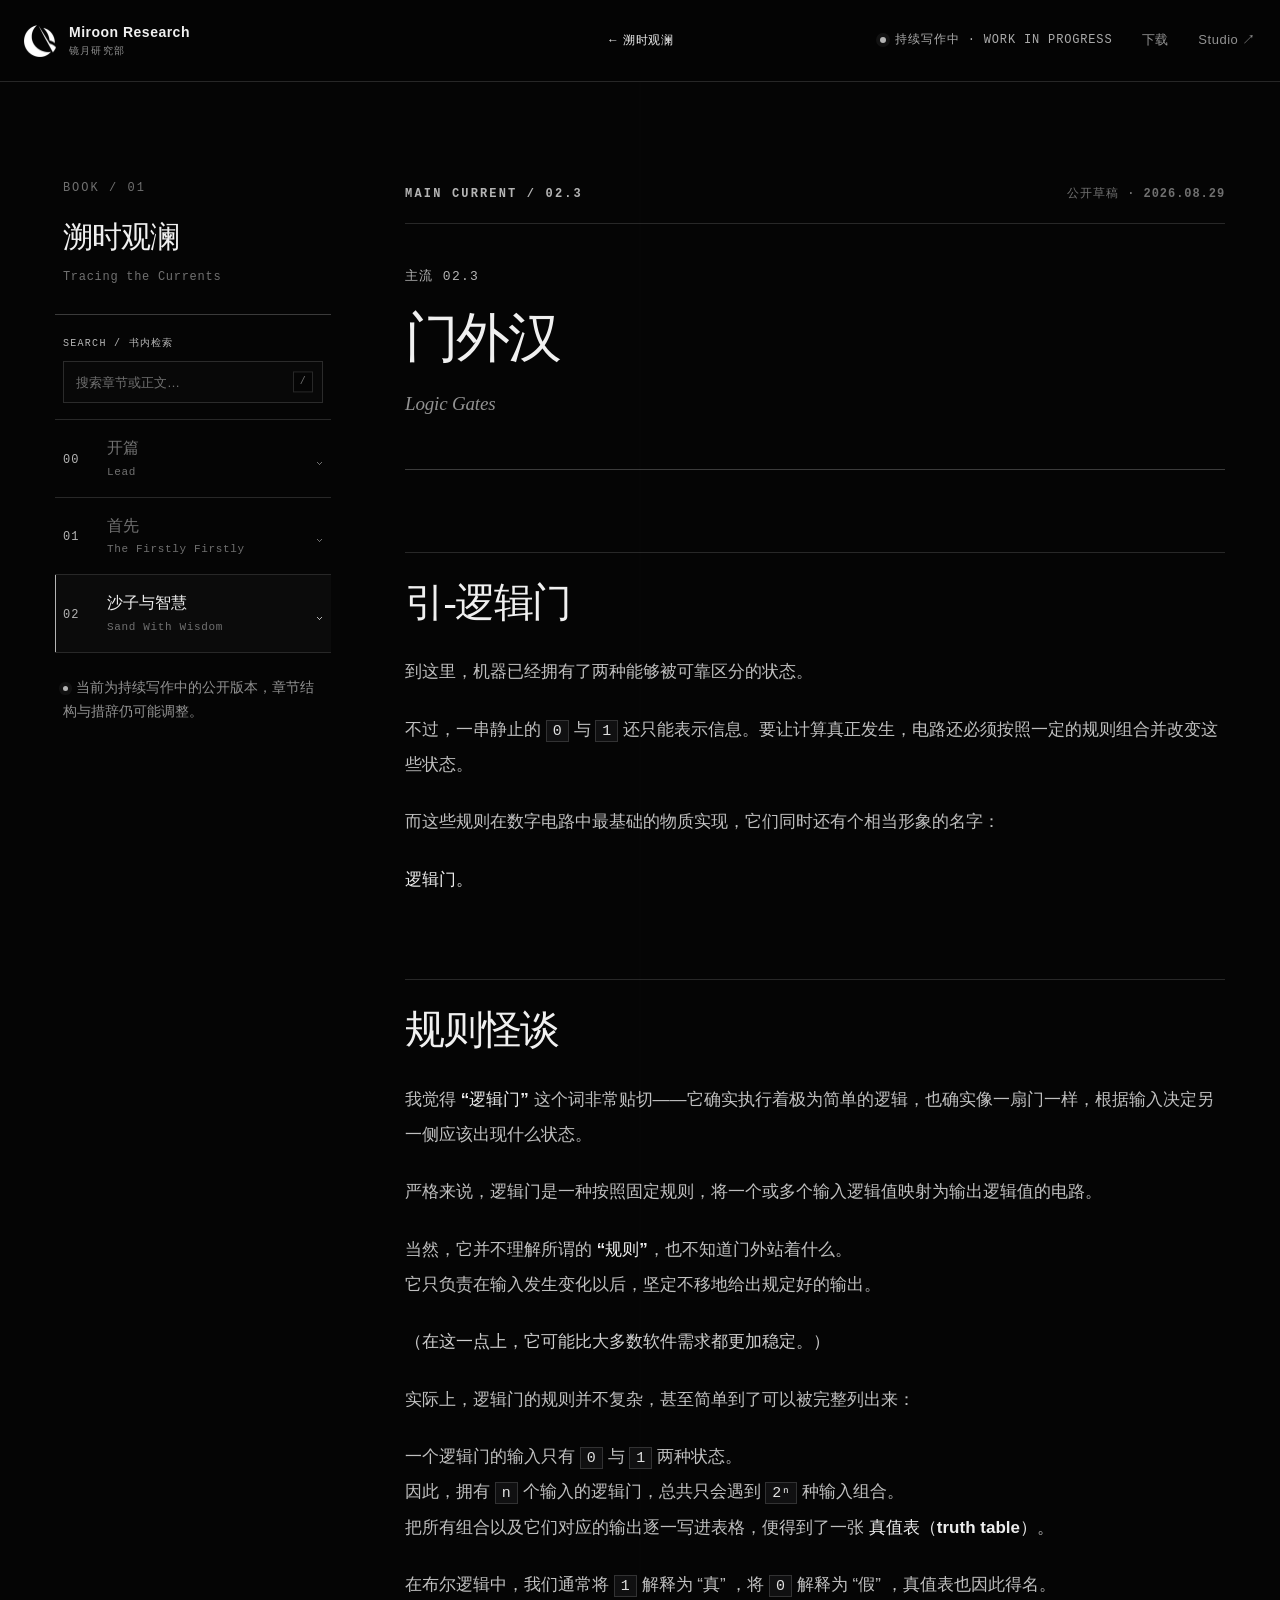
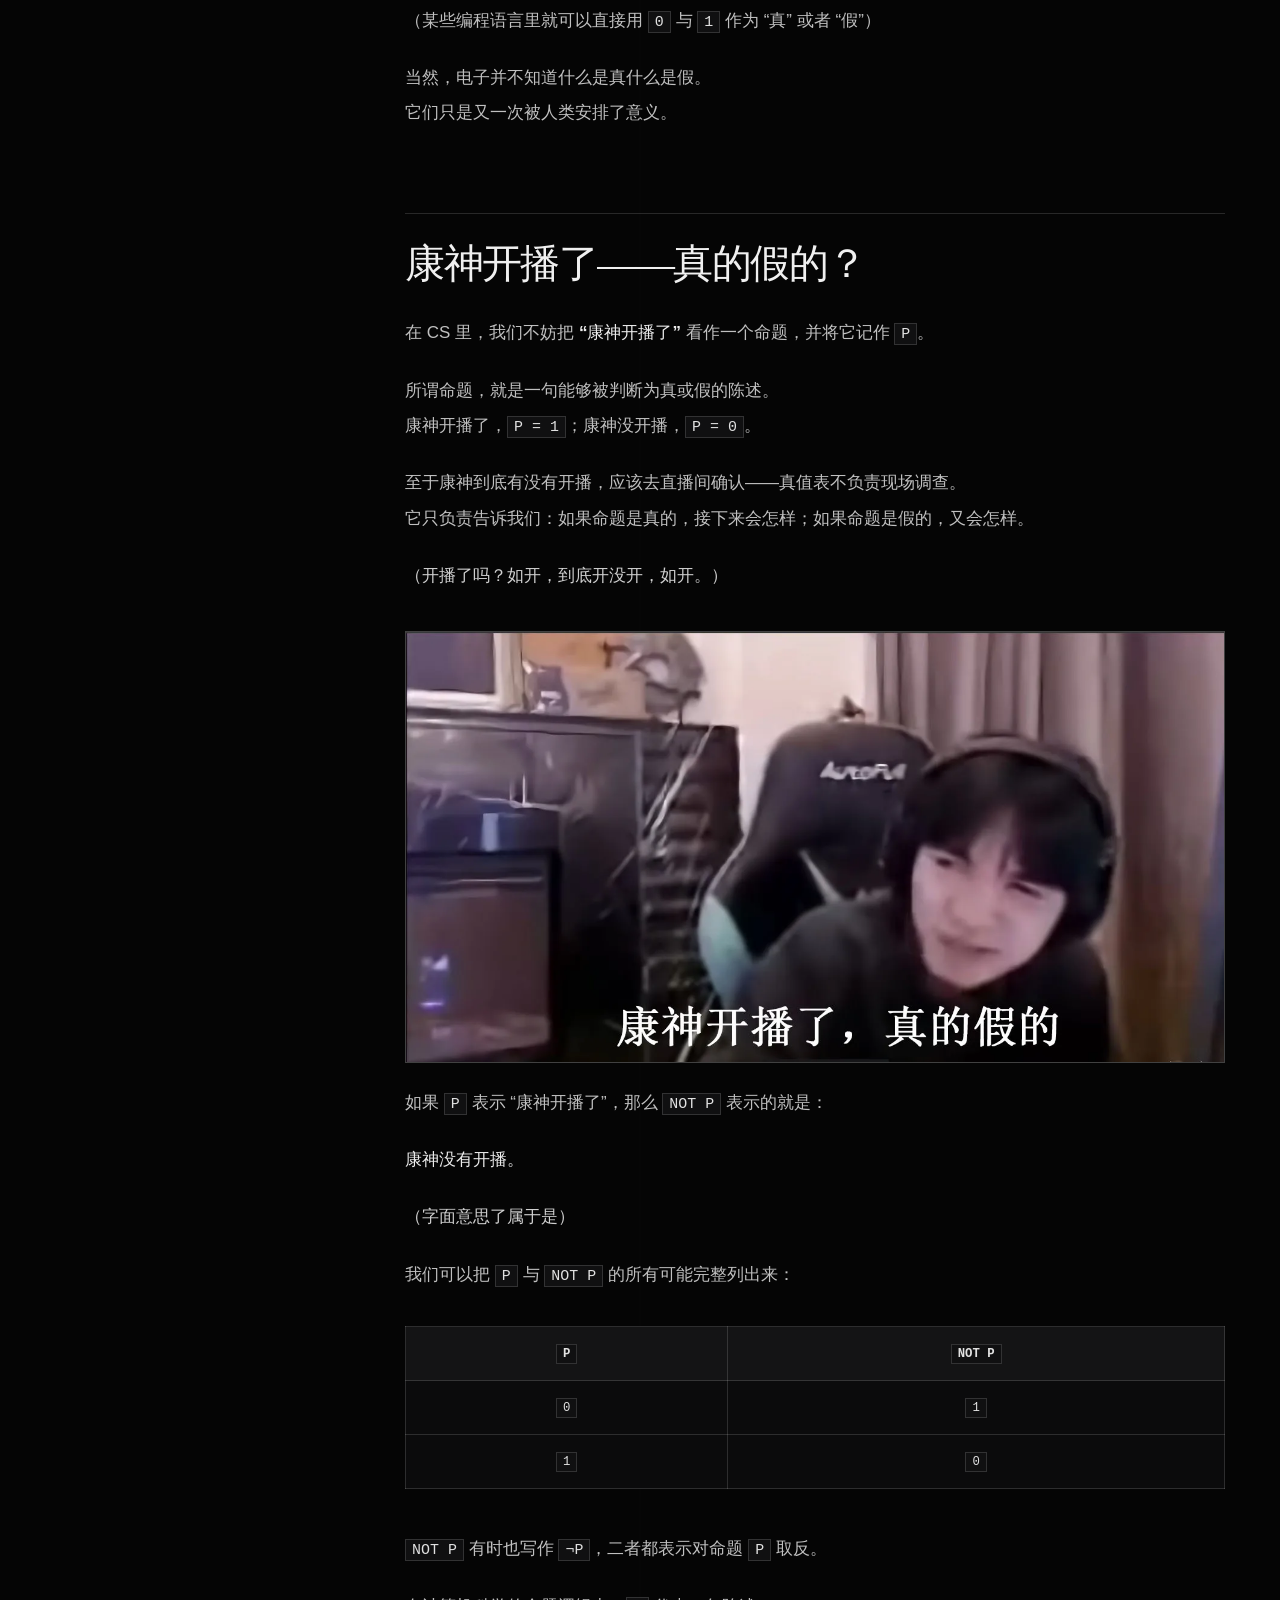
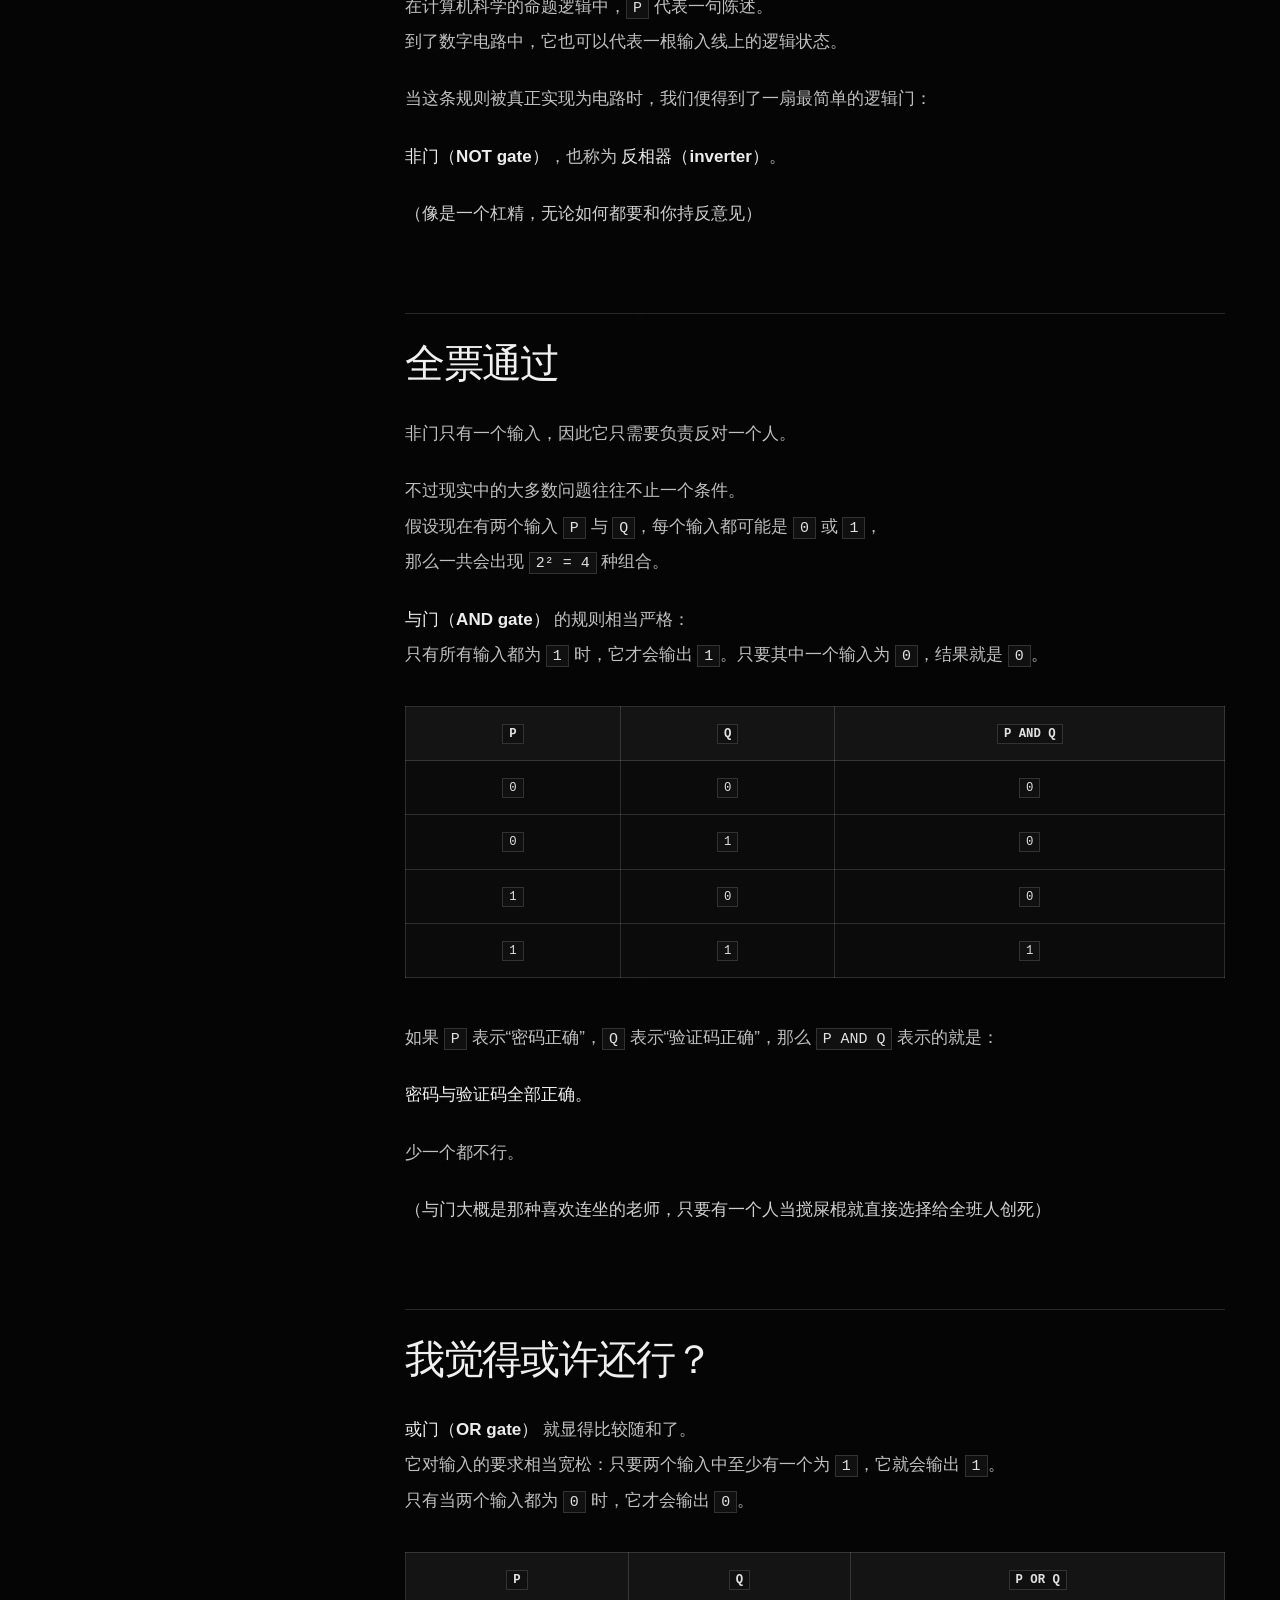
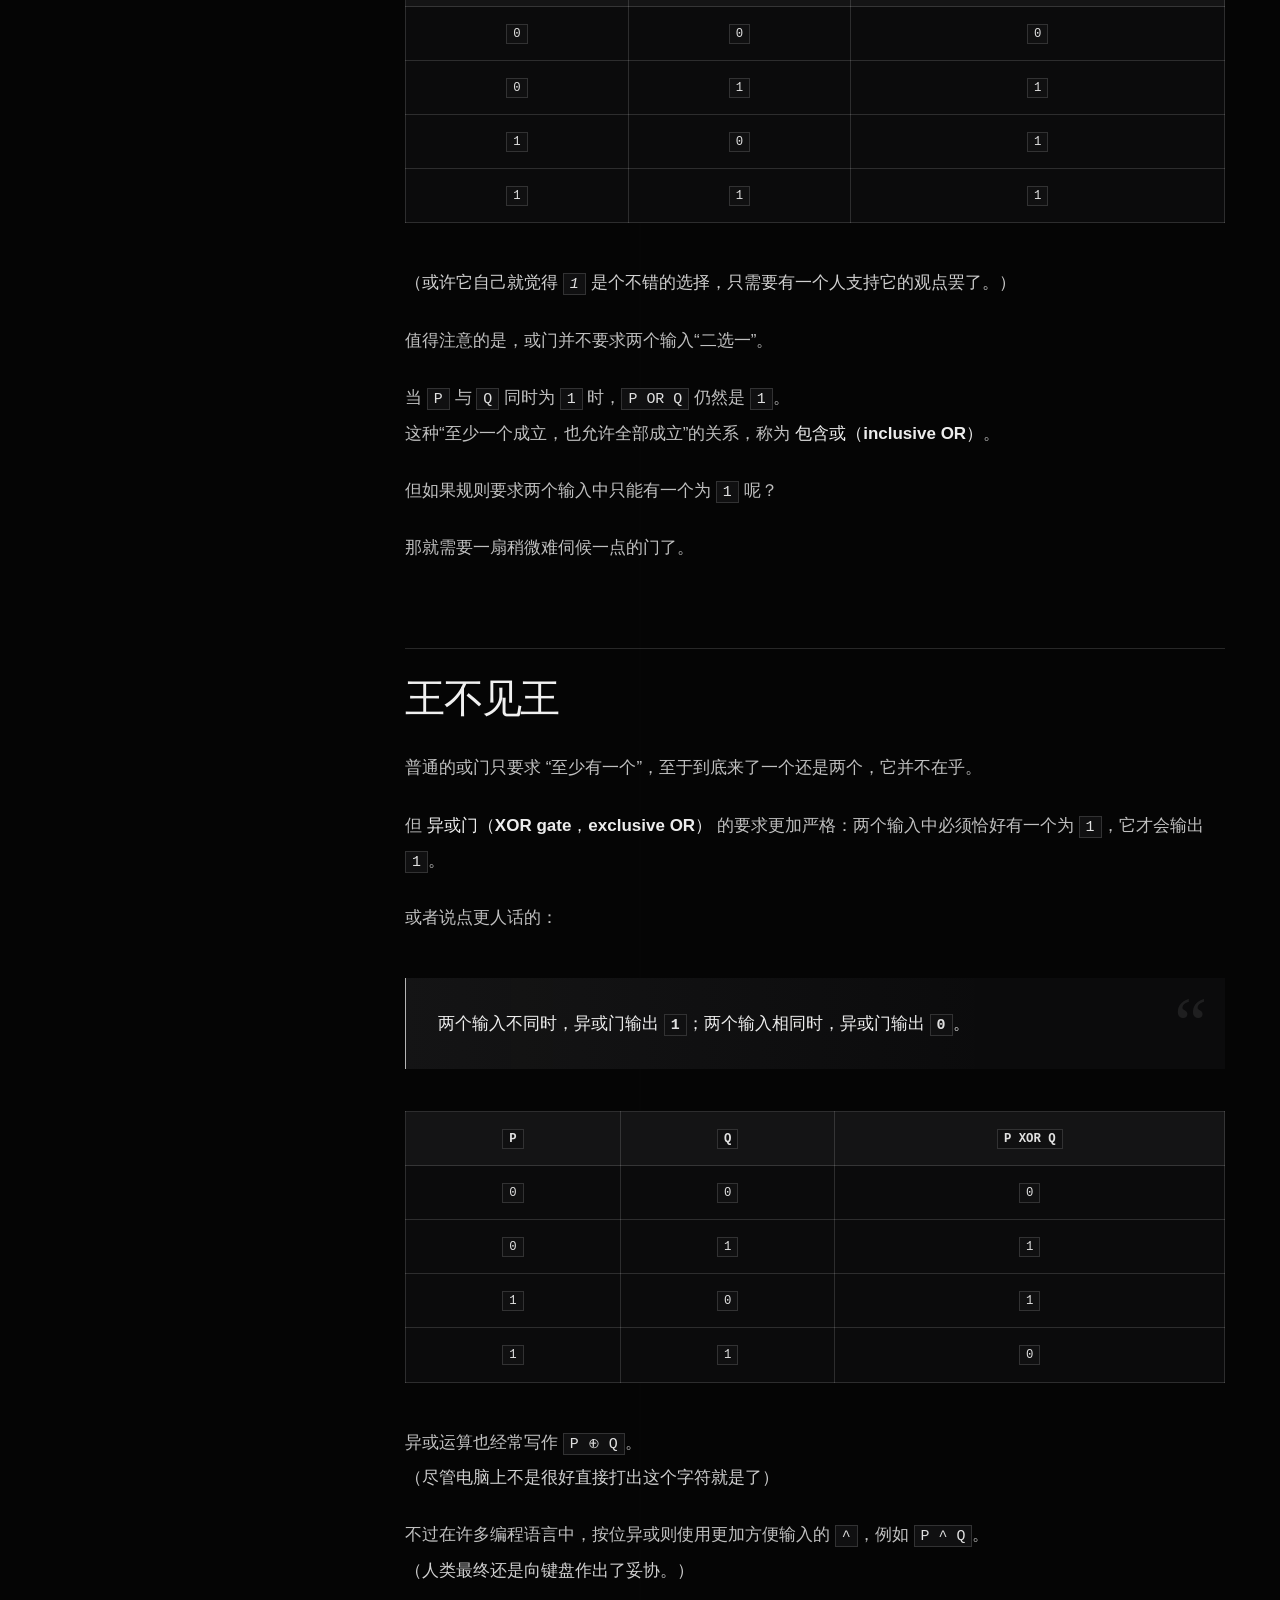
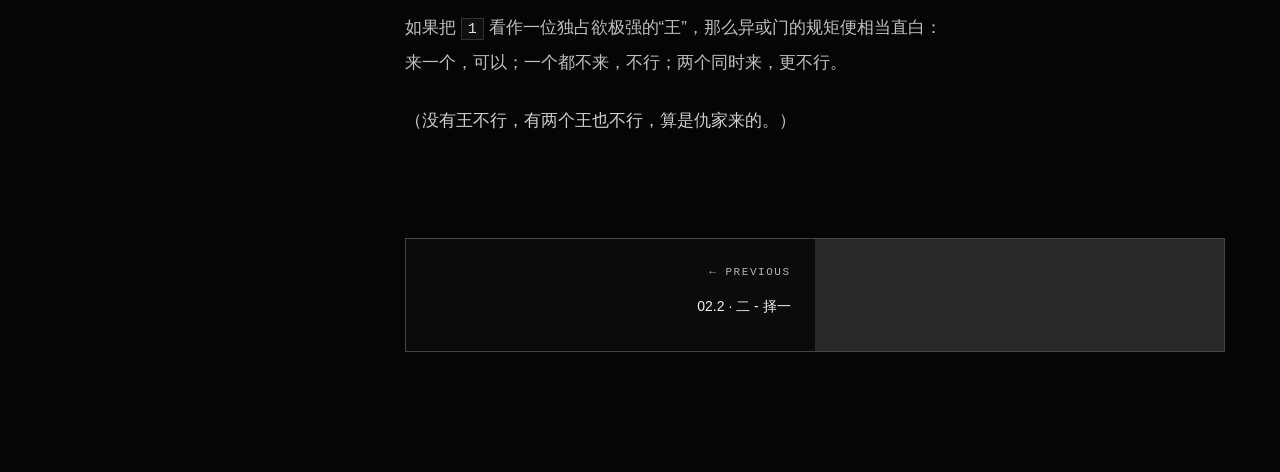
<file: books/tracing-the-currents/02-3-logic-gates/index.html>
<!DOCTYPE html><html lang="zh-CN"><head><meta charset="UTF-8"><meta name="viewport" content="width=device-width, initial-scale=1"><meta name="theme-color" content="#050505"><meta name="color-scheme" content="dark"><meta name="description" content="从真值表开始，认识 NOT、AND、OR 与 XOR 这些构成数字电路的基础逻辑门。"><meta name="robots" content="index, follow"><title>门外汉 | 溯时观澜 · Miroon Research</title><link rel="canonical" href="https://www.miroonresearch.cn/books/tracing-the-currents/02-3-logic-gates/"><link rel="alternate" hreflang="zh-CN" href="https://www.miroonresearch.cn/books/tracing-the-currents/02-3-logic-gates/"><link rel="alternate" hreflang="x-default" href="https://www.miroonresearch.cn/books/tracing-the-currents/02-3-logic-gates/"><link rel="icon" href="/favicon.ico" sizes="any"><link rel="icon" type="image/png" sizes="32x32" href="/favicon.png"><link rel="icon" type="image/png" sizes="192x192" href="/icon-192.png"><link rel="apple-touch-icon" sizes="180x180" href="/apple-touch-icon.png"><meta property="og:type" content="website"><meta property="og:site_name" content="Miroon Research"><meta property="og:title" content="门外汉 | 溯时观澜 · Miroon Research"><meta property="og:description" content="从真值表开始，认识 NOT、AND、OR 与 XOR 这些构成数字电路的基础逻辑门。"><meta property="og:url" content="https://www.miroonresearch.cn/books/tracing-the-currents/02-3-logic-gates/"><meta property="og:locale" content="zh_CN"><meta property="og:image" content="https://www.miroonresearch.cn/assets/tracing-the-currents-cover.png?v=20260827-2"><meta name="twitter:card" content="summary"><meta name="twitter:image" content="https://www.miroonresearch.cn/assets/tracing-the-currents-cover.png?v=20260827-2"><link rel="stylesheet" href="/_astro/BaseLayout.Bunlfx6_.css"></head><body data-cover-state="natural" data-page-kind="book" data-locale="zh"><main class="book-scene" id="reading-start"><header class="reading-header"><div class="reading-header__inner"><a class="reading-brand" href="/"><img src="/assets/miroon-research-logo-192.png" srcset="/assets/miroon-research-logo-64.png 64w, /assets/miroon-research-logo-192.png 192w, /assets/miroon-research-logo-352.png 352w" sizes="(max-width: 680px) 30px, 32px" alt width="32" height="32" decoding="async"><span><strong>Miroon Research</strong><small>镜月研究部</small></span></a><a class="reading-return" href="/books/tracing-the-currents/">← 溯时观澜</a><nav class="reading-nav" aria-label="正文导航"><span class="persistent-status"><i></i>持续写作中 · WORK IN PROGRESS</span><a href="/download/">下载</a><a href="https://www.miroonstudio.cn/" rel="external">Studio ↗</a></nav></div><div class="mobile-status persistent-status"><i></i>持续写作中 · WORK IN PROGRESS</div></header><div class="book-frame"><aside class="book-sidebar" aria-label="《溯时观澜》章节目录"><a class="book-sidebar__identity" href="/books/tracing-the-currents/"><span>BOOK / 01</span><strong>溯时观澜</strong><small>Tracing the Currents</small></a><button class="book-sidebar__toggle" type="button" aria-controls="book-directory" aria-expanded="false" data-book-directory-toggle><span>CONTENTS / 目录</span><strong><em>02.3</em>门外汉</strong><i aria-hidden="true">＋</i></button><div class="book-sidebar__search" role="search" data-book-search><label for="book-search-input">SEARCH / 书内检索</label><div><input id="book-search-input" type="search" placeholder="搜索章节或正文…" autocomplete="off" spellcheck="false" data-book-search-input><kbd aria-hidden="true">/</kbd></div></div><div class="book-sidebar__search-results" aria-live="polite" data-book-search-results hidden></div><script type="application/json" data-book-search-index>[{"number":"00","current":"序","title":"源头｜简序","englishTitle":"Lead","href":"/books/tracing-the-currents/","summary":"为什么写下这本书，以及主流、支流与岸边札记应当如何阅读。","groupNumber":"00","text":"溯时观澜 · Tracing the Currents 源头｜简序 关于这本书，我并不打算把它写成一本格外严肃的教程或教材。 写下这些内容，首先是为了借由写作，系统地梳理并复盘我对计算机的理解，将那些原本散落在脑海里的东西整理成形。 不过，如果它也能成为一份不那么严肃的入门读物，帮助想要学习 CS（计算机科学）的人建立自己的理解，那就更好了。 我一直认为，过度严肃只会让学习变得乏味；而这本书本就更接近一部梳理个人理解的技术随笔。 因此，它将遵循一个简单的原则：事实严谨，叙述开放。 我不会假装给出唯一答案；若有错漏，也欢迎指出。 最后，愿各位于此寻所需，知所惘。 — FolioTemp，Founder and Researcher at Miroon Research，2026.8.26 如何阅读这本书 本书的正文会出现三种标记： 主流 ：负责 “不知道就会影响后文” 的内容，构成全书的核心脉络，更多的是讲解通用的思想与概念。 支流 ：由主流延伸出的深入讨论；知道后会理解得更深，但跳过仍能继续阅读。 岸边札记 ：记录我的个人经历、踩过的坑，以及一些未必普适但或许有用的想法。 比如，我曾天真地以为计算机连小数加法都不会算错——这个坑以后再谈。（逃）"},{"number":"01","current":"主流","title":"首先().首先(nullptr)：关于 CS","englishTitle":"TheFirstlyFirstly::AboutCS","href":"/books/tracing-the-currents/01-about-cs/","summary":"从一个糟糕的名字开始，粗略画出计算机科学辽阔而开放的地图。","groupNumber":"01","text":"主流 01｜首先().首先(nullptr)：关于 CS - TheFirstlyFirstly::AboutCS “ 计算机科学 ” 这个名字本身就很糟糕。 首先，它不是一门科学；其次，它所关心的其实也并非计算机本身。 — Hal Abelson，MIT 6.001《计算机程序的构造和解释》Lecture 1A（节译） 01. 何为 “CS” ？ 正如麻省理工学院传奇老教授 Hal Abelson 所说，“计算机科学”是一个容易令人误解的名称。 不过这里所谓“它不是科学，也不关于计算机”，更像是一种教学上的修辞。 计算机之于 CS，正如粒子加速器之于物理学，焖子之于良子。 这些都是重要的工具或研究对象，却不是其全部。 严格而言，今天的 CS 是一门独立但边界开放的学科。 它研究计算能够做什么、如何实现计算、需要多少资源，以及信息如何被表示、变换、存储与传递。 其内部包括算法、程序语言、体系结构、操作系统、网络、图形学、人工智能和安全等众多方向，同时广泛借用离散数学、线性代数、概率统计与工程学的方法。 对我而言，CS 更像是现代文明诸多领域智慧的交汇处。 它不像一座边界封闭的孤岛，而是在与数学、工程、自然科学甚至人文社会科学持续交换方法的过程中发展起来的。 我认为，学科从来不是彼此隔绝的孤岛。 知识如同数据，在文明庞大的网络中川流不息；它们于交汇处相遇、碰撞，又携带新的意义奔向远方。 中华文明亦在无数族群与思想的交流中汇流成河；现代文明的璀璨，也恰恰诞生于这些从未停歇的流动与交汇之中。 02. CS 概述 CS 全称为 “Computer Science”，中文通常直接译为 “计算机科学”。 请不要把它与 Counter-Strike 搞混（缩写同为 CS），哪怕它真的很好玩（基于作者 500小时+ 调查时长） 实际上，计算机科学这玩意大得离谱。 它的一端研究某个问题究竟能不能被计算，以及计算它需要付出多少时间与空间。 另一端则试图让数十亿枚晶体管、遍布世界的机器，以及数量同样惊人的不可靠人类共同完成一件事情。 如果非要粗略地画一张地图，那么，理论计算机科学关心 “什么能够被计算” 。 算法与数据结构则关心 “怎样更有效地计算” 。 程序语言与软件工程关心 “怎样把人的想法变成可理解、可执行、最好也可维护的程序” ， 而不是产出今天只有我和上帝能看懂，明天只有上帝能看懂的项目。 （至于我们苦命的全栈开发者，则经常拿着一个人的工资，同时干前端、后端、设计以及另外几个人的活。） 再向下看，计算机体系结构、操作系统与编译器负责让软件最终落到真实机器上。 数据库、计算机网络与分布式系统负责保存、处理与传递信息，并让多台机器能够协同工作。 计算机安全与密码学则试图在一个并不总是值得信任的世界里建立有限的信任。 图形学、人机交互和人工智能又将计算重新带回人类能够感知的世界：图像、语言、声音、决策，以及那个永远理解不了 “任意按键” 是什么玩意的用户。 当然，这并不是一棵必须从底部依次点亮的技能树。 你完全可能在不知道 TCP 如何工作时写出一个网站，在不理解编译器时使用十种编程语言， 甚至在不知道自己为什么能跑起来时，让程序成功跑起来，顺带再安装几百个依赖库——这通常被称为 “现代软件开发” 。 贯穿这些领域的一个重要思想，是抽象。 我们把电压的变化解释成 0 与 1，把比特组合成数字和指令，把指令组织成程序，再把程序连接成操作系统、网络与数字世界。 每一层都暂时隐藏更底层的复杂性，使我们能够站在前人搭建的阶梯上继续思考。 因而，学习 CS 并不只是学习如何使用计算机。 它也是在学习：人类如何划分问题、建立模型、隐藏复杂性，并最终让一块由沙子炼成的芯片在承载思想的同时变得聪明。"},{"number":"02.1","current":"主流","title":"沙子与智慧","englishTitle":"Sand With Wisdom","href":"/books/tracing-the-currents/02-sand-with-wisdom/","summary":"一群只遵循简单规则的“傻子”，为何最终能够表现出近似智慧的能力。","groupNumber":"02","text":"主流 02｜沙子与智慧 · Sand With Wisdom 01. 引-傻子 “沙子” 没有写错， “智慧” 则未必完全正确。 现代芯片的主要材料是硅，而硅广泛存在于沙石之中（就比如沙子）。 当然，把沙滩上的沙子变成处理器，远没有 “捡起来，插进主板” 那么简单。 它需要经历复杂的提纯、结晶、切割与制造，最终成为承载数十亿枚晶体管的硅片。 但从另一个角度看，计算机也确实像一个由无数 “傻子” 组成的系统：每个晶体管、每个逻辑门，都只会按照极其简单的规则行动。 它们不知道数字是什么，不理解自己正在执行什么，更不知道屏幕另一端的人类为何因为少写了一个缩进而逐渐失去理智。 那么，一群只会遵循简单规则的 “傻子” ，为什么能够表现出近似智慧的能力？ 要回答这个问题，我们首先需要理解： 何为计算？ 02. 算 - 什么 ？ 乍一听，这似乎是个哲学问题——毕竟哲学总喜欢追问事物的本质。 当然，我并不是说这种追问不好。恰恰相反，我认为追问本质，正是学习最好的起点。 比如，一说起 “计算”，很多人第一时间想到的会是加减乘除。 这当然是对的，但是从严格意义上的 “计算” 出发，那么这句话对得不太完整。 计算器求解出 1 + 1 是计算；搜索引擎在繁多的网页中搜索出结果是计算；GPU 根据输入的参数返回渲染结果也是计算； 让几亿参数的神经网络去计算 1 + 1 以及解答各种弱智吧问题都同样是计算。 它们处理的对象各不相同，但是却在不同中有着极为紧密的联系。 在本章所需的尺度上，我们可以暂时把计算理解为： 依照一组规则，使某种可表示的状态发生变化。 输入两个数字，根据加法规则得到它们的和；输入混乱的数组，根据算法规则快速排序。 实际上，在这里重要的不仅仅是数字，而是 “状态，表示与规则” 。 计算机不知道图片是什么，语言是什么，更没有在你机箱里偷偷抽烟。 对于计算机而言，实际上所有内容都是可以被区分的 “状态” 。 例如 11011111101010010 可以被解释为十进制中的 114514 ，也可以是某张图片，某个程序或者影片中的一部分。 更多的，其实同样的比特实际上没有什么与生俱来的意义，只是按照规则去解释它。 这很容易让人联想到马克思主义哲学中物质与意识的关系。 比特并不是一种脱离物质、悬浮存在的观念。 它必须依附于电压、电荷或其他真实的物理状态。 无论人类如何解释，这些物理差异都客观存在； 但人类又能够通过编码、规则与实践，赋予这些差异以意义，将它们组织成数字、文字、图像与程序。 意识不能凭空创造物质，却能够在认识物质以后，通过实践重新组织并改变物质世界。 沙子承载思想，思想又借沙子改变世界。"},{"number":"02.2","current":"主流","title":"二 - 择一","englishTitle":"ZerOne","href":"/books/tracing-the-currents/02-2-zerone/","summary":"从“计算机只认识 0 与 1”这半句真话出发，理解数字电路为什么通常选择二进制。","groupNumber":"02","text":"主流 02.2｜二 - 择一 · ZerOne 01. 还是沙子 “计算机只认识 0 与 1 ”，大概是计算机领域流传最广的半句真话。 我承认，这句话也不全错；但它极易让人误会——总让人觉得 CPU 里住着数十亿个傻子。 事实上，计算机连 0 和 1 也不认识——芯片中并没有微小的数字到处乱跑。 真正存在的是电压、电荷以及电路呈现出的不同物理状态。 所谓 0 与 1 ，只是人类为两类能够被电路可靠区分的状态取的代号。在常见的数字电路中，它们通常表现为两个不同的电压范围。 毕竟我们总不能指望一个原料是沙子的玩意直接理解数学意义上的 0 与 1 不是吗？ 因此，二进制真正重要的，从来不是 “零” 和 “一” ，而是 “二” ——机器只需要可靠地区分两种状态。 02. 为什么是“二”？ 既然二进制真正重要的是 “二” ，那么问题也就来了——为什么偏偏是二？why？ 三难道犯了什么错吗？这么看其实十进制也相当不错——毕竟咱已经使用了相当长时间的十进制了，并且暂时没有因为手指太多而导致文明原地爆炸。 如果只考虑能够表示多少种状态，那么对比二进制，三进制看起来甚至更有优势：一个比特只能在两种状态中选择，而一个三进制位却能在三种状态中选择； 同样是 n 个位置，二进制能够组成 2ⁿ 种状态，三进制则能够组成 3ⁿ 种状态。 不过可惜，芯片不是画在纸上的进制表，所以不是你说想要什么就可以要什么的（摊手）。 理想总是与现实有点小矛盾，两人并不总是喜欢达成一致。 在相近的可用电压范围内，把信号划分成两类，就像把一条路分成两个足够宽的车道； 如果划分成三类，那么每一类能够容忍的误差便会更小：噪声、温度变化、制造偏差和信号衰减，都可能让电路把一种状态认成另一种状态。 状态越多，单个位置能够表达的信息确实越多；但电路也必须变得更加精确和复杂。 当然，困难并不等于不可能。 华为公开的一项 三进制逻辑门专利申请 ，便是尝试使用不同的电压与晶体管阈值表示三种逻辑状态，并实现三进制逻辑值的加一与减一。 申请提出，这种结构可用于简化三进制逻辑电路、减少晶体管数量并降低功耗。 不过截至本文写作时，我能从公开资料中确认的，只是华为提出了这项技术方案。 这并不等于三进制处理器已经大规模量产，也并不足以说明通用三进制处理器已经具备大规模量产条件。 因此，至少在公开层面，这条路仍处于探索阶段。 但有趣的是，华为公开的另一项研究又选择了完全不同的方向。 韬（τ）定律 并没有试图为电路增加第三种逻辑状态。它以时间缩微为目标，通过 LogicFolding 等方法，将原本铺在平面上的部分电路分配到垂直堆叠的有源层中，从而缩短信号传播路径。 一个试图让每个位置多表达一种状态，另一个则试图让不同位置之间少走一段路。 三进制改变的是机器使用的“字母表”。 LogicFolding 改变的则是书写这些字母的电路在物质世界中的排列方式。 两者解决的并不是同一个问题，却共同说明了一件事情： 工程中很少存在脱离条件的唯一正确答案。其真正需要寻找的，是具体约束下更合适的取舍。 总的来说，使用二进制并不是因为 “二” 最聪明，而是因为在现代数字电路中，“二” 通常最不容易被机器认错。"},{"number":"02.2-A","current":"岸边札记","title":"工程不是许愿池","englishTitle":"No Free Wishes","href":"/books/tracing-the-currents/02-2-a-no-free-wishes/","summary":"从积木式编程到匿名网络：工程不是满足全部愿望，而是为每个愿望标出代价。","groupNumber":"02","text":"岸边札记 02.2-A｜工程不是许愿池 · No Free Wishes 我曾经在网络上试图向一群孩子解释，为什么他们使用的积木式编程语言很难同时拥有极高的性能与接近底层的控制能力。 他们的疑问其实非常合理：既然图形化编程更简单，那为什么不直接把它做得和底层语言一样快、一样自由，然后让所有人皆大欢喜？ 很遗憾的是，正如前文所提到的： “理想总是与现实有点小矛盾，两人并不总是喜欢达成一致。” 更确切地说，图形化本身并不必然导致低性能。 真正的问题在于——面向儿童的编程语言通常希望隐藏内存、线程、类型、资源生命周期与硬件差异，同时提供即时反馈、安全沙箱和近乎不会崩溃的使用体验。 （至于某些项目为了性能使用的“黑魔法”，那又是另一条不太适合儿童误入的支流了。） 可被隐藏的复杂性并不会因此消失，它只是被转移给了语言实现者和运行时。 如果再把底层控制一点点还给用户，性能与自由度或许会上升；但那些原本被隐藏的复杂性，也会顺着同一扇门重新走回来。 后来，当我开始思考匿名网络时，我又遇见了同一个问题。 我们当然希望一个匿名通信系统延迟极低、吞吐量极高、无需中心节点、不依赖可信方、能够抵抗流量分析和女巫攻击（Sybil attack）， 同时还部署简单、价格便宜，并且最好今天下午就能完成，再把 ACM CCS 的最佳论文和 Nature 录用通知塞我怀里，最后去厨房给我炒俩菜。 需求方对此表示： 电视节目截图，字幕为“任何人间奇迹中国人都能创造出来” 是的，任何人间奇迹。 遗憾的是，需求清单可以无限延长，带宽、时间和现实世界却没有义务随之扩张。 多增加一次转发，可能增加路径的不确定性，却也增加延迟与失败概率。 加入掩护流量可能遮蔽部分通信模式，却必须支付带宽与能耗。 降低延迟改善了体验，也可能使时序关联更加明显。 因此很显然，所谓 “匿名” ，从来不是一个可以单独打开的开关，而是在特定威胁模型与系统条件下才能讨论的性质。 我后来才意识到，我当时真正试图向那些孩子解释的是一个更加普遍的问题： 为什么工程无法同时满足我们的所有愿望？ 因为工程是给每个愿望标上代价，而非许愿"},{"number":"02.3","current":"主流","title":"门外汉","englishTitle":"Logic Gates","href":"/books/tracing-the-currents/02-3-logic-gates/","summary":"从真值表开始，认识 NOT、AND、OR 与 XOR 这些构成数字电路的基础逻辑门。","groupNumber":"02","text":"主流 02.3｜门外汉 · Logic Gates 引-逻辑门 到这里，机器已经拥有了两种能够被可靠区分的状态。 不过，一串静止的 0 与 1 还只能表示信息。要让计算真正发生，电路还必须按照一定的规则组合并改变这些状态。 而这些规则在数字电路中最基础的物质实现，它们同时还有个相当形象的名字： 逻辑门。 规则怪谈 我觉得 “逻辑门” 这个词非常贴切——它确实执行着极为简单的逻辑，也确实像一扇门一样，根据输入决定另一侧应该出现什么状态。 严格来说，逻辑门是一种按照固定规则，将一个或多个输入逻辑值映射为输出逻辑值的电路。 当然，它并不理解所谓的 “规则” ，也不知道门外站着什么。 它只负责在输入发生变化以后，坚定不移地给出规定好的输出。 （在这一点上，它可能比大多数软件需求都更加稳定。） 实际上，逻辑门的规则并不复杂，甚至简单到了可以被完整列出来： 一个逻辑门的输入只有 0 与 1 两种状态。 因此，拥有 n 个输入的逻辑门，总共只会遇到 2ⁿ 种输入组合。 把所有组合以及它们对应的输出逐一写进表格，便得到了一张 真值表（truth table） 。 在布尔逻辑中，我们通常将 1 解释为 “真” ，将 0 解释为 “假” ，真值表也因此得名。 （某些编程语言里就可以直接用 0 与 1 作为 “真” 或者 “假”） 当然，电子并不知道什么是真什么是假。 它们只是又一次被人类安排了意义。 康神开播了——真的假的？ 在 CS 里，我们不妨把 “康神开播了” 看作一个命题，并将它记作 P 。 所谓命题，就是一句能够被判断为真或假的陈述。 康神开播了， P = 1 ；康神没开播， P = 0 。 至于康神到底有没有开播，应该去直播间确认——真值表不负责现场调查。 它只负责告诉我们：如果命题是真的，接下来会怎样；如果命题是假的，又会怎样。 （开播了吗？如开，到底开没开，如开。） 直播画面，字幕为“康神开播了，真的假的” 如果 P 表示 “康神开播了”，那么 NOT P 表示的就是： 康神没有开播。 （字面意思了属于是） 我们可以把 P 与 NOT P 的所有可能完整列出来： P NOT P :---: :-------: 0 1 1 0 NOT P 有时也写作 ¬P ，二者都表示对命题 P 取反。 在计算机科学的命题逻辑中， P 代表一句陈述。 到了数字电路中，它也可以代表一根输入线上的逻辑状态。 当这条规则被真正实现为电路时，我们便得到了一扇最简单的逻辑门： 非门（NOT gate） ，也称为 反相器（inverter） 。 （像是一个杠精，无论如何都要和你持反意见） 全票通过 非门只有一个输入，因此它只需要负责反对一个人。 不过现实中的大多数问题往往不止一个条件。 假设现在有两个输入 P 与 Q ，每个输入都可能是 0 或 1 ， 那么一共会出现 2² = 4 种组合。 与门（AND gate） 的规则相当严格： 只有所有输入都为 1 时，它才会输出 1 。只要其中一个输入为 0 ，结果就是 0 。 P Q P AND Q :---: :---: :---------: 0 0 0 0 1 0 1 0 0 1 1 1 如果 P 表示“密码正确”， Q 表示“验证码正确”，那么 P AND Q 表示的就是： 密码与验证码全部正确。 少一个都不行。 （与门大概是那种喜欢连坐的老师，只要有一个人当搅屎棍就直接选择给全班人创死） 我觉得或许还行？ 或门（OR gate） 就显得比较随和了。 它对输入的要求相当宽松：只要两个输入中至少有一个为 1 ，它就会输出 1 。 只有当两个输入都为 0 时，它才会输出 0 。 P Q P OR Q :-: :-: :------: 0 0 0 0 1 1 1 0 1 1 1 1 （或许它自己就觉得 1 是个不错的选择，只需要有一个人支持它的观点罢了。） 值得注意的是，或门并不要求两个输入“二选一”。 当 P 与 Q 同时为 1 时， P OR Q 仍然是 1 。 这种“至少一个成立，也允许全部成立”的关系，称为 包含或（inclusive OR） 。 但如果规则要求两个输入中只能有一个为 1 呢？ 那就需要一扇稍微难伺候一点的门了。 王不见王 普通的或门只要求 “至少有一个”，至于到底来了一个还是两个，它并不在乎。 但 异或门（XOR gate，exclusive OR） 的要求更加严格：两个输入中必须恰好有一个为 1 ，它才会输出 1 。 或者说点更人话的： 两个输入不同时，异或门输出 1 ；两个输入相同时，异或门输出 0 。 P Q P XOR Q :-: :-: :-------: 0 0 0 0 1 1 1 0 1 1 1 0 异或运算也经常写作 P ⊕ Q 。 （尽管电脑上不是很好直接打出这个字符就是了） 不过在许多编程语言中，按位异或则使用更加方便输入的 ^ ，例如 P ^ Q 。 （人类最终还是向键盘作出了妥协。） 如果把 1 看作一位独占欲极强的“王”，那么异或门的规矩便相当直白： 来一个，可以；一个都不来，不行；两个同时来，更不行。 （没有王不行，有两个王也不行，算是仇家来的。）"}]</script><nav class="book-sidebar__chapters" id="book-directory" aria-label="章节分组"><section class="book-sidebar__group" data-book-group data-group-number="00" data-group-open="false"><button class="book-sidebar__group-toggle" type="button" aria-controls="book-group-00" aria-expanded="false" data-book-group-toggle><span>00</span><div><strong>开篇</strong><small>Lead</small></div><i aria-hidden="true">⌄</i></button><div class="book-sidebar__entries" id="book-group-00"><a href="/books/tracing-the-currents/"><span>00</span><div><small>序</small><strong>源头｜简序</strong></div></a></div></section><section class="book-sidebar__group" data-book-group data-group-number="01" data-group-open="false"><button class="book-sidebar__group-toggle" type="button" aria-controls="book-group-01" aria-expanded="false" data-book-group-toggle><span>01</span><div><strong>首先</strong><small>The Firstly Firstly</small></div><i aria-hidden="true">⌄</i></button><div class="book-sidebar__entries" id="book-group-01"><a href="/books/tracing-the-currents/01-about-cs/"><span>01</span><div><small>主流</small><strong>首先().首先(nullptr)：关于 CS</strong></div></a></div></section><section class="book-sidebar__group is-current" data-book-group data-group-number="02" data-group-open="false"><button class="book-sidebar__group-toggle" type="button" aria-controls="book-group-02" aria-expanded="false" data-book-group-toggle><span>02</span><div><strong>沙子与智慧</strong><small>Sand With Wisdom</small></div><i aria-hidden="true">⌄</i></button><div class="book-sidebar__entries" id="book-group-02"><a href="/books/tracing-the-currents/02-sand-with-wisdom/"><span>02.1</span><div><small>主流</small><strong>沙子与智慧</strong></div></a><a href="/books/tracing-the-currents/02-2-zerone/"><span>02.2</span><div><small>主流</small><strong>二 - 择一</strong></div></a><a class="book-sidebar__entry--note" href="/books/tracing-the-currents/02-2-a-no-free-wishes/"><span>02.2-A</span><div><small>岸边札记</small><strong>工程不是许愿池</strong></div></a><a href="/books/tracing-the-currents/02-3-logic-gates/" aria-current="page"><span>02.3</span><div><small>主流</small><strong>门外汉</strong></div></a></div></section></nav><p class="book-sidebar__state"><i></i>当前为持续写作中的公开版本，章节结构与措辞仍可能调整。</p></aside><script type="module">document.querySelectorAll(`.book-sidebar`).forEach(e=>{let t=e.querySelector(`[data-book-directory-toggle]`);if(!t)return;let n=`tracing-the-currents:directory-group`,r=[...e.querySelectorAll(`[data-book-group]`)],i=e=>{r.forEach(t=>{let n=!!e&&t.dataset.groupNumber===e;t.dataset.groupOpen=String(n),t.querySelector(`[data-book-group-toggle]`)?.setAttribute(`aria-expanded`,String(n))})};try{i(sessionStorage.getItem(n))}catch{i(null)}t.addEventListener(`click`,()=>{let n=e.dataset.directoryOpen===`true`;e.dataset.directoryOpen=String(!n),t.setAttribute(`aria-expanded`,String(!n))}),e.querySelectorAll(`[data-book-group-toggle]`).forEach(e=>{e.addEventListener(`click`,()=>{let t=e.closest(`[data-book-group]`);if(!t)return;let r=t.dataset.groupOpen===`true`,a=t.dataset.groupNumber??``;if(r){i(null);try{sessionStorage.removeItem(n)}catch{}}else{i(a);try{sessionStorage.setItem(n,a)}catch{}}})});let a=e.querySelector(`[data-book-search-input]`),o=e.querySelector(`[data-book-search-results]`),s=e.querySelector(`[data-book-search-index]`),c=s?.textContent?JSON.parse(s.textContent):[],l=()=>{if(!a||!o)return;let t=a.value.trim().toLocaleLowerCase();if(e.dataset.searching=String(!!t),o.replaceChildren(),!t){o.hidden=!0;return}let r=c.filter(e=>`${e.number} ${e.current} ${e.title} ${e.englishTitle} ${e.summary} ${e.text}`.toLocaleLowerCase().includes(t)).slice(0,8);if(o.hidden=!1,r.length===0){let e=document.createElement(`p`);e.className=`book-sidebar__search-empty`,e.textContent=`没有找到匹配内容。`,o.append(e);return}r.forEach(e=>{let r=document.createElement(`a`);r.href=e.href;let i=document.createElement(`span`);i.textContent=`${e.number} / ${e.current}`;let a=document.createElement(`strong`);a.textContent=e.title;let s=e.text.toLocaleLowerCase().indexOf(t),c=Math.max(0,s-24),l=Math.min(e.text.length,Math.max(s,0)+t.length+56),u=document.createElement(`small`);u.textContent=`${c>0?`…`:``}${e.text.slice(c,l)}${l<e.text.length?`…`:``}`,r.append(i,a,u),r.addEventListener(`click`,()=>{try{sessionStorage.setItem(n,e.groupNumber)}catch{}}),o.append(r)})};a?.addEventListener(`input`,l),a?.addEventListener(`search`,l),document.addEventListener(`keydown`,n=>{let r=n.target?.matches(`input, textarea, select, [contenteditable='true']`);n.key===`/`&&!n.ctrlKey&&!n.metaKey&&!n.altKey&&!r&&(n.preventDefault(),e.dataset.directoryOpen=`true`,t.setAttribute(`aria-expanded`,`true`),a?.focus()),n.key===`Escape`&&a&&document.activeElement===a&&(a.value=``,l(),a.blur())}),e.querySelectorAll(`.book-sidebar__chapters a`).forEach(n=>{n.addEventListener(`click`,()=>{e.dataset.directoryOpen=`false`,t.setAttribute(`aria-expanded`,`false`)})})});</script><article class="book-manuscript book-manuscript--chapter"><div class="book-chapter-meta"><span>MAIN CURRENT / 02.3</span><small>公开草稿 · 2026.08.29</small></div><header class="book-chapter-heading"><p>主流 02.3</p><h1>门外汉</h1><span>Logic Gates</span></header><div class="book-prose"><h1 id="主流-023门外汉--logic-gates">主流 02.3｜门外汉 · Logic Gates</h1>
<h2 id="引-逻辑门">引-逻辑门</h2>
<p>到这里，机器已经拥有了两种能够被可靠区分的状态。</p>
<p>不过，一串静止的 <code>0</code> 与 <code>1</code> 还只能表示信息。要让计算真正发生，电路还必须按照一定的规则组合并改变这些状态。</p>
<p>而这些规则在数字电路中最基础的物质实现，它们同时还有个相当形象的名字：</p>
<p><strong>逻辑门。</strong></p>
<h2 id="规则怪谈">规则怪谈</h2>
<p>我觉得 <strong>“逻辑门”</strong> 这个词非常贴切——它确实执行着极为简单的逻辑，也确实像一扇门一样，根据输入决定另一侧应该出现什么状态。</p>
<p>严格来说，逻辑门是一种按照固定规则，将一个或多个输入逻辑值映射为输出逻辑值的电路。</p>
<p>当然，它并不理解所谓的 <strong>“规则”</strong>，也不知道门外站着什么。<br>
它只负责在输入发生变化以后，坚定不移地给出规定好的输出。</p>
<p><em>（在这一点上，它可能比大多数软件需求都更加稳定。）</em></p>
<p>实际上，逻辑门的规则并不复杂，甚至简单到了可以被完整列出来：</p>
<p>一个逻辑门的输入只有 <code>0</code> 与 <code>1</code> 两种状态。<br>
因此，拥有 <code>n</code> 个输入的逻辑门，总共只会遇到 <code>2ⁿ</code> 种输入组合。<br>
把所有组合以及它们对应的输出逐一写进表格，便得到了一张 <strong>真值表（truth table）</strong>。</p>
<p>在布尔逻辑中，我们通常将 <code>1</code> 解释为 “真” ，将 <code>0</code> 解释为 “假” ，真值表也因此得名。<br>
（某些编程语言里就可以直接用 <code>0</code> 与 <code>1</code> 作为 “真” 或者 “假”）</p>
<p>当然，电子并不知道什么是真什么是假。<br>
它们只是又一次被人类安排了意义。</p>
<h2 id="康神开播了真的假的">康神开播了——真的假的？</h2>
<p>在 CS 里，我们不妨把 <strong>“康神开播了”</strong> 看作一个命题，并将它记作 <code>P</code>。</p>
<p>所谓命题，就是一句能够被判断为真或假的陈述。<br>
康神开播了，<code>P = 1</code>；康神没开播，<code>P = 0</code>。</p>
<p>至于康神到底有没有开播，应该去直播间确认——真值表不负责现场调查。<br>
它只负责告诉我们：如果命题是真的，接下来会怎样；如果命题是假的，又会怎样。</p>
<p><em>（开播了吗？如开，到底开没开，如开。）</em></p>
<p><img  src="/_astro/LogicGates-Kang.BULdJd3F_7pPn5.webp" alt="直播画面，字幕为“康神开播了，真的假的”" loading="lazy" decoding="async" width="1357" height="712"></p>
<p>如果 <code>P</code> 表示 “康神开播了”，那么 <code>NOT P</code> 表示的就是：</p>
<p><strong>康神没有开播。</strong></p>
<p><em>（字面意思了属于是）</em></p>
<p>我们可以把 <code>P</code> 与 <code>NOT P</code> 的所有可能完整列出来：</p>
<table>
<thead>
<tr>
<th style="text-align: center"><code>P</code></th>
<th style="text-align: center"><code>NOT P</code></th>
</tr>
</thead>
<tbody>
<tr>
<td style="text-align: center"><code>0</code></td>
<td style="text-align: center"><code>1</code></td>
</tr>
<tr>
<td style="text-align: center"><code>1</code></td>
<td style="text-align: center"><code>0</code></td>
</tr>
</tbody>
</table>
<p><code>NOT P</code> 有时也写作 <code>¬P</code>，二者都表示对命题 <code>P</code> 取反。</p>
<p>在计算机科学的命题逻辑中，<code>P</code> 代表一句陈述。<br>
到了数字电路中，它也可以代表一根输入线上的逻辑状态。</p>
<p>当这条规则被真正实现为电路时，我们便得到了一扇最简单的逻辑门：</p>
<p><strong>非门（NOT gate）</strong>，也称为 <strong>反相器（inverter）</strong>。</p>
<p><em>（像是一个杠精，无论如何都要和你持反意见）</em></p>
<h2 id="全票通过">全票通过</h2>
<p>非门只有一个输入，因此它只需要负责反对一个人。</p>
<p>不过现实中的大多数问题往往不止一个条件。<br>
假设现在有两个输入 <code>P</code> 与 <code>Q</code>，每个输入都可能是 <code>0</code> 或 <code>1</code>，<br>
那么一共会出现 <code>2² = 4</code> 种组合。</p>
<p><strong>与门（AND gate）</strong> 的规则相当严格：<br>
只有所有输入都为 <code>1</code> 时，它才会输出 <code>1</code>。只要其中一个输入为 <code>0</code>，结果就是 <code>0</code>。</p>
<table>
<thead>
<tr>
<th style="text-align: center"><code>P</code></th>
<th style="text-align: center"><code>Q</code></th>
<th style="text-align: center"><code>P AND Q</code></th>
</tr>
</thead>
<tbody>
<tr>
<td style="text-align: center"><code>0</code></td>
<td style="text-align: center"><code>0</code></td>
<td style="text-align: center"><code>0</code></td>
</tr>
<tr>
<td style="text-align: center"><code>0</code></td>
<td style="text-align: center"><code>1</code></td>
<td style="text-align: center"><code>0</code></td>
</tr>
<tr>
<td style="text-align: center"><code>1</code></td>
<td style="text-align: center"><code>0</code></td>
<td style="text-align: center"><code>0</code></td>
</tr>
<tr>
<td style="text-align: center"><code>1</code></td>
<td style="text-align: center"><code>1</code></td>
<td style="text-align: center"><code>1</code></td>
</tr>
</tbody>
</table>
<p>如果 <code>P</code> 表示“密码正确”，<code>Q</code> 表示“验证码正确”，那么 <code>P AND Q</code> 表示的就是：</p>
<p><strong>密码与验证码全部正确。</strong></p>
<p>少一个都不行。</p>
<p><em>（与门大概是那种喜欢连坐的老师，只要有一个人当搅屎棍就直接选择给全班人创死）</em></p>
<h2 id="我觉得或许还行">我觉得或许还行？</h2>
<p><strong>或门（OR gate）</strong> 就显得比较随和了。<br>
它对输入的要求相当宽松：只要两个输入中至少有一个为 <code>1</code>，它就会输出 <code>1</code>。<br>
只有当两个输入都为 <code>0</code> 时，它才会输出 <code>0</code>。</p>
<table>
<thead>
<tr>
<th style="text-align: center"><code>P</code></th>
<th style="text-align: center"><code>Q</code></th>
<th style="text-align: center"><code>P OR Q</code></th>
</tr>
</thead>
<tbody>
<tr>
<td style="text-align: center"><code>0</code></td>
<td style="text-align: center"><code>0</code></td>
<td style="text-align: center"><code>0</code></td>
</tr>
<tr>
<td style="text-align: center"><code>0</code></td>
<td style="text-align: center"><code>1</code></td>
<td style="text-align: center"><code>1</code></td>
</tr>
<tr>
<td style="text-align: center"><code>1</code></td>
<td style="text-align: center"><code>0</code></td>
<td style="text-align: center"><code>1</code></td>
</tr>
<tr>
<td style="text-align: center"><code>1</code></td>
<td style="text-align: center"><code>1</code></td>
<td style="text-align: center"><code>1</code></td>
</tr>
</tbody>
</table>
<p><em>（或许它自己就觉得 <code>1</code> 是个不错的选择，只需要有一个人支持它的观点罢了。）</em></p>
<p>值得注意的是，或门并不要求两个输入“二选一”。</p>
<p>当 <code>P</code> 与 <code>Q</code> 同时为 <code>1</code> 时，<code>P OR Q</code> 仍然是 <code>1</code>。<br>
这种“至少一个成立，也允许全部成立”的关系，称为 <strong>包含或（inclusive OR）</strong>。</p>
<p>但如果规则要求两个输入中只能有一个为 <code>1</code> 呢？</p>
<p>那就需要一扇稍微难伺候一点的门了。</p>
<h2 id="王不见王">王不见王</h2>
<p>普通的或门只要求 “至少有一个”，至于到底来了一个还是两个，它并不在乎。</p>
<p>但 <strong>异或门（XOR gate，exclusive OR）</strong> 的要求更加严格：两个输入中必须恰好有一个为 <code>1</code>，它才会输出 <code>1</code>。</p>
<p>或者说点更人话的：</p>
<blockquote>
<p><strong>两个输入不同时，异或门输出 <code>1</code>；两个输入相同时，异或门输出 <code>0</code>。</strong></p>
</blockquote>
<table>
<thead>
<tr>
<th style="text-align: center"><code>P</code></th>
<th style="text-align: center"><code>Q</code></th>
<th style="text-align: center"><code>P XOR Q</code></th>
</tr>
</thead>
<tbody>
<tr>
<td style="text-align: center"><code>0</code></td>
<td style="text-align: center"><code>0</code></td>
<td style="text-align: center"><code>0</code></td>
</tr>
<tr>
<td style="text-align: center"><code>0</code></td>
<td style="text-align: center"><code>1</code></td>
<td style="text-align: center"><code>1</code></td>
</tr>
<tr>
<td style="text-align: center"><code>1</code></td>
<td style="text-align: center"><code>0</code></td>
<td style="text-align: center"><code>1</code></td>
</tr>
<tr>
<td style="text-align: center"><code>1</code></td>
<td style="text-align: center"><code>1</code></td>
<td style="text-align: center"><code>0</code></td>
</tr>
</tbody>
</table>
<p>异或运算也经常写作 <code>P ⊕ Q</code>。<br>
<em>（尽管电脑上不是很好直接打出这个字符就是了）</em></p>
<p>不过在许多编程语言中，按位异或则使用更加方便输入的 <code>^</code>，例如 <code>P ^ Q</code>。<br>
<em>（人类最终还是向键盘作出了妥协。）</em></p>
<p>如果把 <code>1</code> 看作一位独占欲极强的“王”，那么异或门的规矩便相当直白：<br>
来一个，可以；一个都不来，不行；两个同时来，更不行。</p>
<p><em>（没有王不行，有两个王也不行，算是仇家来的。）</em></p>
</div><nav class="book-chapter-pager" aria-label="章节切换"><a href="/books/tracing-the-currents/02-2-zerone/" rel="prev"><span>← PREVIOUS</span><strong>02.2 · 二 - 择一</strong></a></nav></article></div></main></body></html>
</file>
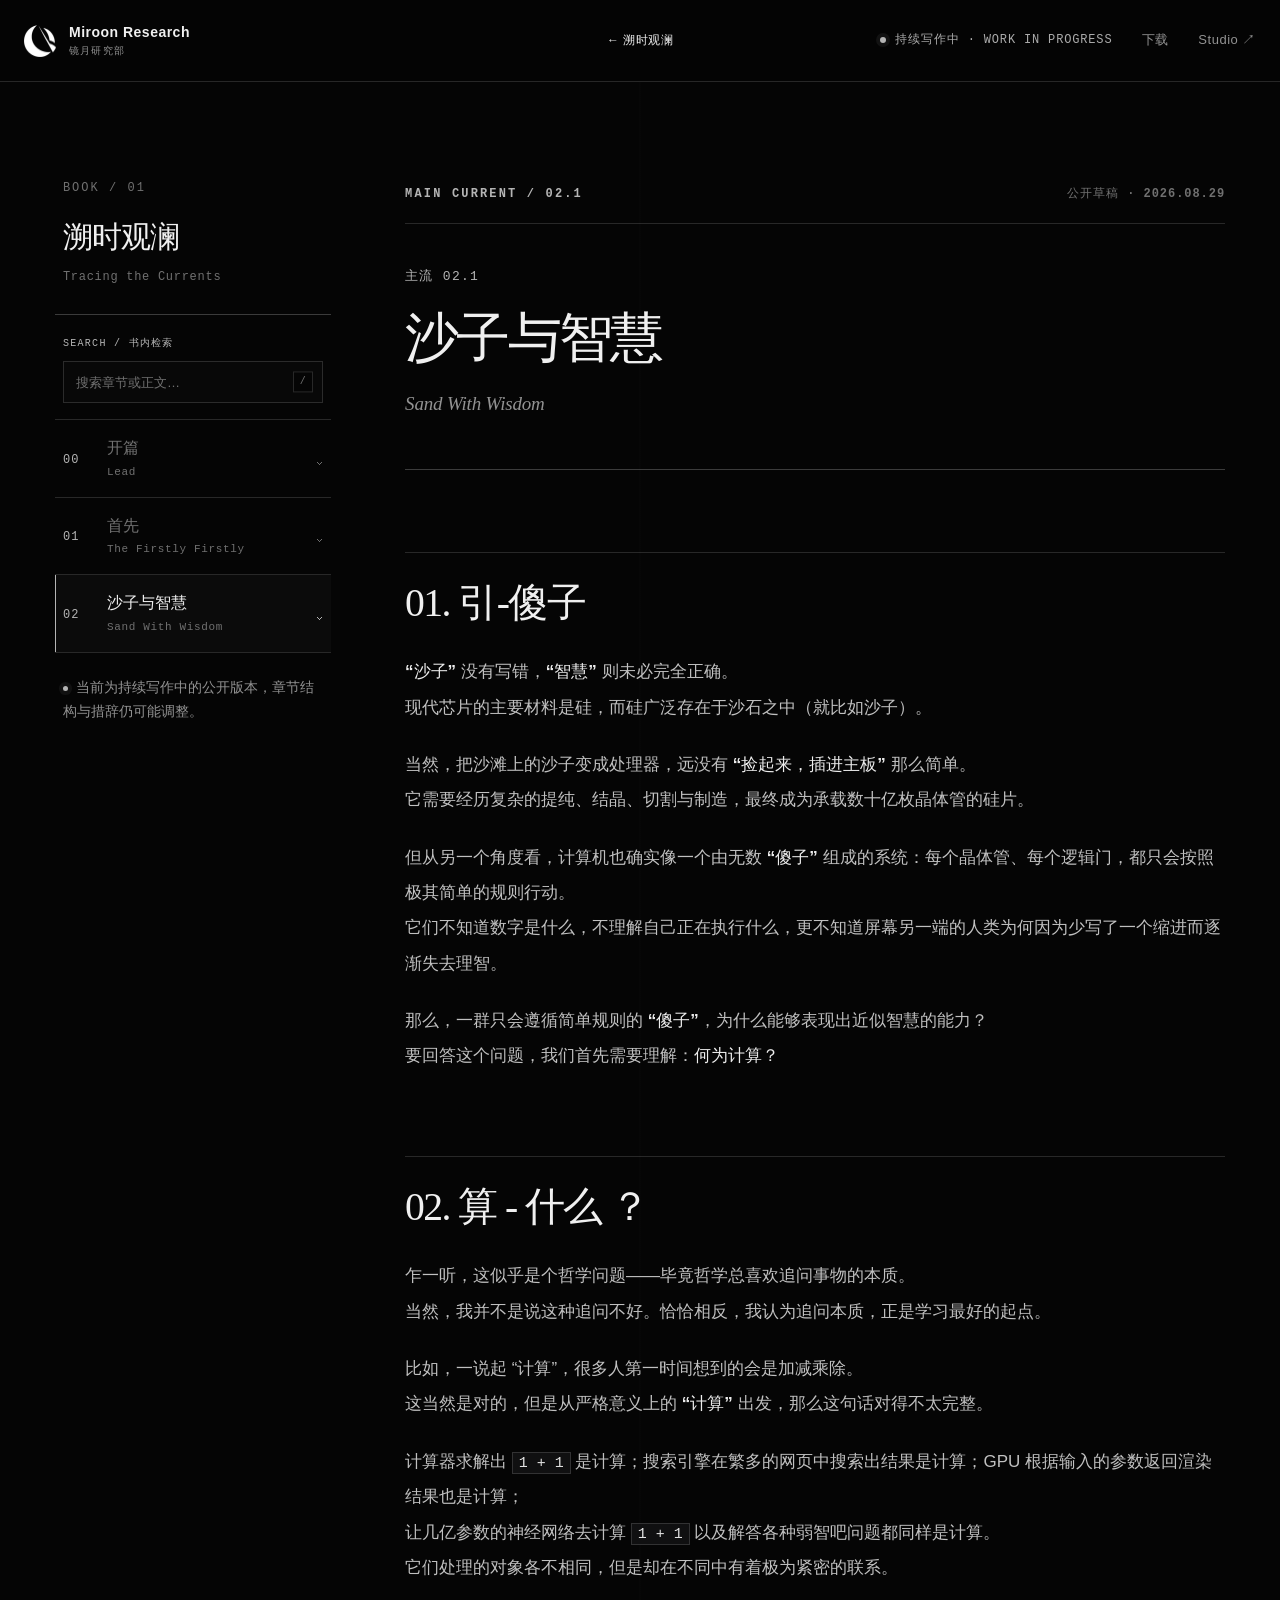
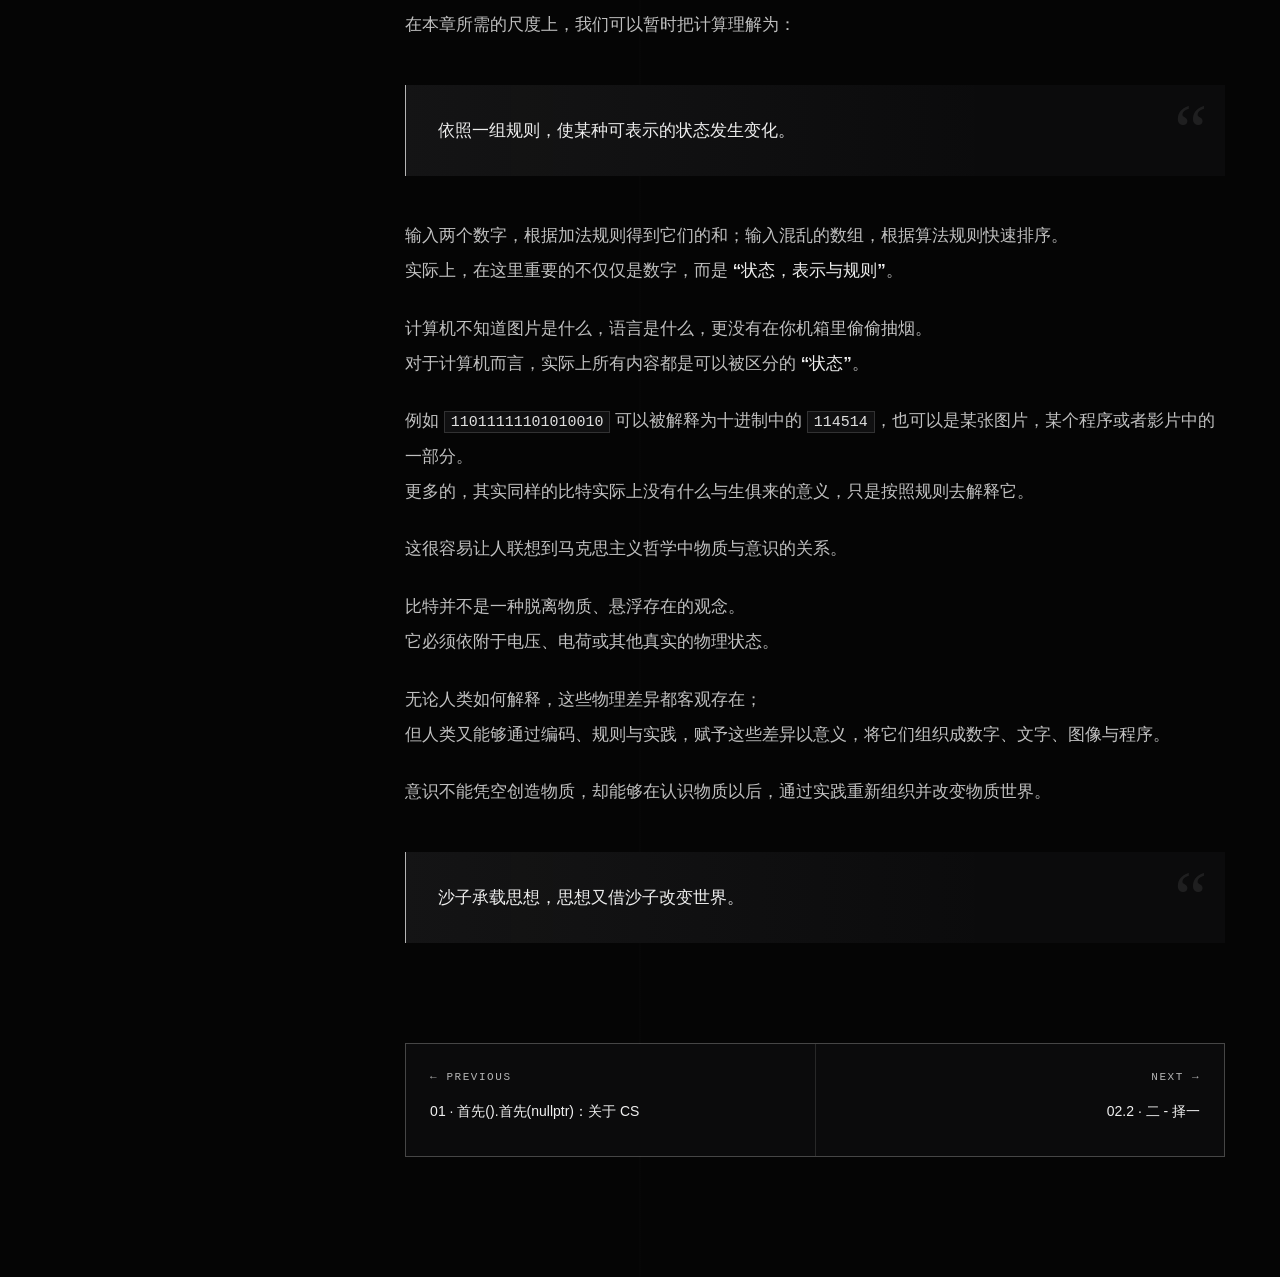
<file: books/tracing-the-currents/02-sand-with-wisdom/index.html>
<!DOCTYPE html><html lang="zh-CN"><head><meta charset="UTF-8"><meta name="viewport" content="width=device-width, initial-scale=1"><meta name="theme-color" content="#050505"><meta name="color-scheme" content="dark"><meta name="description" content="一群只遵循简单规则的“傻子”，为何最终能够表现出近似智慧的能力。"><meta name="robots" content="index, follow"><title>沙子与智慧 | 溯时观澜 · Miroon Research</title><link rel="canonical" href="https://www.miroonresearch.cn/books/tracing-the-currents/02-sand-with-wisdom/"><link rel="alternate" hreflang="zh-CN" href="https://www.miroonresearch.cn/books/tracing-the-currents/02-sand-with-wisdom/"><link rel="alternate" hreflang="x-default" href="https://www.miroonresearch.cn/books/tracing-the-currents/02-sand-with-wisdom/"><link rel="icon" href="/favicon.ico" sizes="any"><link rel="icon" type="image/png" sizes="32x32" href="/favicon.png"><link rel="icon" type="image/png" sizes="192x192" href="/icon-192.png"><link rel="apple-touch-icon" sizes="180x180" href="/apple-touch-icon.png"><meta property="og:type" content="website"><meta property="og:site_name" content="Miroon Research"><meta property="og:title" content="沙子与智慧 | 溯时观澜 · Miroon Research"><meta property="og:description" content="一群只遵循简单规则的“傻子”，为何最终能够表现出近似智慧的能力。"><meta property="og:url" content="https://www.miroonresearch.cn/books/tracing-the-currents/02-sand-with-wisdom/"><meta property="og:locale" content="zh_CN"><meta property="og:image" content="https://www.miroonresearch.cn/assets/tracing-the-currents-cover.png?v=20260827-2"><meta name="twitter:card" content="summary"><meta name="twitter:image" content="https://www.miroonresearch.cn/assets/tracing-the-currents-cover.png?v=20260827-2"><link rel="stylesheet" href="/_astro/BaseLayout.Bunlfx6_.css"></head><body data-cover-state="natural" data-page-kind="book" data-locale="zh"><main class="book-scene" id="reading-start"><header class="reading-header"><div class="reading-header__inner"><a class="reading-brand" href="/"><img src="/assets/miroon-research-logo-192.png" srcset="/assets/miroon-research-logo-64.png 64w, /assets/miroon-research-logo-192.png 192w, /assets/miroon-research-logo-352.png 352w" sizes="(max-width: 680px) 30px, 32px" alt width="32" height="32" decoding="async"><span><strong>Miroon Research</strong><small>镜月研究部</small></span></a><a class="reading-return" href="/books/tracing-the-currents/">← 溯时观澜</a><nav class="reading-nav" aria-label="正文导航"><span class="persistent-status"><i></i>持续写作中 · WORK IN PROGRESS</span><a href="/download/">下载</a><a href="https://www.miroonstudio.cn/" rel="external">Studio ↗</a></nav></div><div class="mobile-status persistent-status"><i></i>持续写作中 · WORK IN PROGRESS</div></header><div class="book-frame"><aside class="book-sidebar" aria-label="《溯时观澜》章节目录"><a class="book-sidebar__identity" href="/books/tracing-the-currents/"><span>BOOK / 01</span><strong>溯时观澜</strong><small>Tracing the Currents</small></a><button class="book-sidebar__toggle" type="button" aria-controls="book-directory" aria-expanded="false" data-book-directory-toggle><span>CONTENTS / 目录</span><strong><em>02.1</em>沙子与智慧</strong><i aria-hidden="true">＋</i></button><div class="book-sidebar__search" role="search" data-book-search><label for="book-search-input">SEARCH / 书内检索</label><div><input id="book-search-input" type="search" placeholder="搜索章节或正文…" autocomplete="off" spellcheck="false" data-book-search-input><kbd aria-hidden="true">/</kbd></div></div><div class="book-sidebar__search-results" aria-live="polite" data-book-search-results hidden></div><script type="application/json" data-book-search-index>[{"number":"00","current":"序","title":"源头｜简序","englishTitle":"Lead","href":"/books/tracing-the-currents/","summary":"为什么写下这本书，以及主流、支流与岸边札记应当如何阅读。","groupNumber":"00","text":"溯时观澜 · Tracing the Currents 源头｜简序 关于这本书，我并不打算把它写成一本格外严肃的教程或教材。 写下这些内容，首先是为了借由写作，系统地梳理并复盘我对计算机的理解，将那些原本散落在脑海里的东西整理成形。 不过，如果它也能成为一份不那么严肃的入门读物，帮助想要学习 CS（计算机科学）的人建立自己的理解，那就更好了。 我一直认为，过度严肃只会让学习变得乏味；而这本书本就更接近一部梳理个人理解的技术随笔。 因此，它将遵循一个简单的原则：事实严谨，叙述开放。 我不会假装给出唯一答案；若有错漏，也欢迎指出。 最后，愿各位于此寻所需，知所惘。 — FolioTemp，Founder and Researcher at Miroon Research，2026.8.26 如何阅读这本书 本书的正文会出现三种标记： 主流 ：负责 “不知道就会影响后文” 的内容，构成全书的核心脉络，更多的是讲解通用的思想与概念。 支流 ：由主流延伸出的深入讨论；知道后会理解得更深，但跳过仍能继续阅读。 岸边札记 ：记录我的个人经历、踩过的坑，以及一些未必普适但或许有用的想法。 比如，我曾天真地以为计算机连小数加法都不会算错——这个坑以后再谈。（逃）"},{"number":"01","current":"主流","title":"首先().首先(nullptr)：关于 CS","englishTitle":"TheFirstlyFirstly::AboutCS","href":"/books/tracing-the-currents/01-about-cs/","summary":"从一个糟糕的名字开始，粗略画出计算机科学辽阔而开放的地图。","groupNumber":"01","text":"主流 01｜首先().首先(nullptr)：关于 CS - TheFirstlyFirstly::AboutCS “ 计算机科学 ” 这个名字本身就很糟糕。 首先，它不是一门科学；其次，它所关心的其实也并非计算机本身。 — Hal Abelson，MIT 6.001《计算机程序的构造和解释》Lecture 1A（节译） 01. 何为 “CS” ？ 正如麻省理工学院传奇老教授 Hal Abelson 所说，“计算机科学”是一个容易令人误解的名称。 不过这里所谓“它不是科学，也不关于计算机”，更像是一种教学上的修辞。 计算机之于 CS，正如粒子加速器之于物理学，焖子之于良子。 这些都是重要的工具或研究对象，却不是其全部。 严格而言，今天的 CS 是一门独立但边界开放的学科。 它研究计算能够做什么、如何实现计算、需要多少资源，以及信息如何被表示、变换、存储与传递。 其内部包括算法、程序语言、体系结构、操作系统、网络、图形学、人工智能和安全等众多方向，同时广泛借用离散数学、线性代数、概率统计与工程学的方法。 对我而言，CS 更像是现代文明诸多领域智慧的交汇处。 它不像一座边界封闭的孤岛，而是在与数学、工程、自然科学甚至人文社会科学持续交换方法的过程中发展起来的。 我认为，学科从来不是彼此隔绝的孤岛。 知识如同数据，在文明庞大的网络中川流不息；它们于交汇处相遇、碰撞，又携带新的意义奔向远方。 中华文明亦在无数族群与思想的交流中汇流成河；现代文明的璀璨，也恰恰诞生于这些从未停歇的流动与交汇之中。 02. CS 概述 CS 全称为 “Computer Science”，中文通常直接译为 “计算机科学”。 请不要把它与 Counter-Strike 搞混（缩写同为 CS），哪怕它真的很好玩（基于作者 500小时+ 调查时长） 实际上，计算机科学这玩意大得离谱。 它的一端研究某个问题究竟能不能被计算，以及计算它需要付出多少时间与空间。 另一端则试图让数十亿枚晶体管、遍布世界的机器，以及数量同样惊人的不可靠人类共同完成一件事情。 如果非要粗略地画一张地图，那么，理论计算机科学关心 “什么能够被计算” 。 算法与数据结构则关心 “怎样更有效地计算” 。 程序语言与软件工程关心 “怎样把人的想法变成可理解、可执行、最好也可维护的程序” ， 而不是产出今天只有我和上帝能看懂，明天只有上帝能看懂的项目。 （至于我们苦命的全栈开发者，则经常拿着一个人的工资，同时干前端、后端、设计以及另外几个人的活。） 再向下看，计算机体系结构、操作系统与编译器负责让软件最终落到真实机器上。 数据库、计算机网络与分布式系统负责保存、处理与传递信息，并让多台机器能够协同工作。 计算机安全与密码学则试图在一个并不总是值得信任的世界里建立有限的信任。 图形学、人机交互和人工智能又将计算重新带回人类能够感知的世界：图像、语言、声音、决策，以及那个永远理解不了 “任意按键” 是什么玩意的用户。 当然，这并不是一棵必须从底部依次点亮的技能树。 你完全可能在不知道 TCP 如何工作时写出一个网站，在不理解编译器时使用十种编程语言， 甚至在不知道自己为什么能跑起来时，让程序成功跑起来，顺带再安装几百个依赖库——这通常被称为 “现代软件开发” 。 贯穿这些领域的一个重要思想，是抽象。 我们把电压的变化解释成 0 与 1，把比特组合成数字和指令，把指令组织成程序，再把程序连接成操作系统、网络与数字世界。 每一层都暂时隐藏更底层的复杂性，使我们能够站在前人搭建的阶梯上继续思考。 因而，学习 CS 并不只是学习如何使用计算机。 它也是在学习：人类如何划分问题、建立模型、隐藏复杂性，并最终让一块由沙子炼成的芯片在承载思想的同时变得聪明。"},{"number":"02.1","current":"主流","title":"沙子与智慧","englishTitle":"Sand With Wisdom","href":"/books/tracing-the-currents/02-sand-with-wisdom/","summary":"一群只遵循简单规则的“傻子”，为何最终能够表现出近似智慧的能力。","groupNumber":"02","text":"主流 02｜沙子与智慧 · Sand With Wisdom 01. 引-傻子 “沙子” 没有写错， “智慧” 则未必完全正确。 现代芯片的主要材料是硅，而硅广泛存在于沙石之中（就比如沙子）。 当然，把沙滩上的沙子变成处理器，远没有 “捡起来，插进主板” 那么简单。 它需要经历复杂的提纯、结晶、切割与制造，最终成为承载数十亿枚晶体管的硅片。 但从另一个角度看，计算机也确实像一个由无数 “傻子” 组成的系统：每个晶体管、每个逻辑门，都只会按照极其简单的规则行动。 它们不知道数字是什么，不理解自己正在执行什么，更不知道屏幕另一端的人类为何因为少写了一个缩进而逐渐失去理智。 那么，一群只会遵循简单规则的 “傻子” ，为什么能够表现出近似智慧的能力？ 要回答这个问题，我们首先需要理解： 何为计算？ 02. 算 - 什么 ？ 乍一听，这似乎是个哲学问题——毕竟哲学总喜欢追问事物的本质。 当然，我并不是说这种追问不好。恰恰相反，我认为追问本质，正是学习最好的起点。 比如，一说起 “计算”，很多人第一时间想到的会是加减乘除。 这当然是对的，但是从严格意义上的 “计算” 出发，那么这句话对得不太完整。 计算器求解出 1 + 1 是计算；搜索引擎在繁多的网页中搜索出结果是计算；GPU 根据输入的参数返回渲染结果也是计算； 让几亿参数的神经网络去计算 1 + 1 以及解答各种弱智吧问题都同样是计算。 它们处理的对象各不相同，但是却在不同中有着极为紧密的联系。 在本章所需的尺度上，我们可以暂时把计算理解为： 依照一组规则，使某种可表示的状态发生变化。 输入两个数字，根据加法规则得到它们的和；输入混乱的数组，根据算法规则快速排序。 实际上，在这里重要的不仅仅是数字，而是 “状态，表示与规则” 。 计算机不知道图片是什么，语言是什么，更没有在你机箱里偷偷抽烟。 对于计算机而言，实际上所有内容都是可以被区分的 “状态” 。 例如 11011111101010010 可以被解释为十进制中的 114514 ，也可以是某张图片，某个程序或者影片中的一部分。 更多的，其实同样的比特实际上没有什么与生俱来的意义，只是按照规则去解释它。 这很容易让人联想到马克思主义哲学中物质与意识的关系。 比特并不是一种脱离物质、悬浮存在的观念。 它必须依附于电压、电荷或其他真实的物理状态。 无论人类如何解释，这些物理差异都客观存在； 但人类又能够通过编码、规则与实践，赋予这些差异以意义，将它们组织成数字、文字、图像与程序。 意识不能凭空创造物质，却能够在认识物质以后，通过实践重新组织并改变物质世界。 沙子承载思想，思想又借沙子改变世界。"},{"number":"02.2","current":"主流","title":"二 - 择一","englishTitle":"ZerOne","href":"/books/tracing-the-currents/02-2-zerone/","summary":"从“计算机只认识 0 与 1”这半句真话出发，理解数字电路为什么通常选择二进制。","groupNumber":"02","text":"主流 02.2｜二 - 择一 · ZerOne 01. 还是沙子 “计算机只认识 0 与 1 ”，大概是计算机领域流传最广的半句真话。 我承认，这句话也不全错；但它极易让人误会——总让人觉得 CPU 里住着数十亿个傻子。 事实上，计算机连 0 和 1 也不认识——芯片中并没有微小的数字到处乱跑。 真正存在的是电压、电荷以及电路呈现出的不同物理状态。 所谓 0 与 1 ，只是人类为两类能够被电路可靠区分的状态取的代号。在常见的数字电路中，它们通常表现为两个不同的电压范围。 毕竟我们总不能指望一个原料是沙子的玩意直接理解数学意义上的 0 与 1 不是吗？ 因此，二进制真正重要的，从来不是 “零” 和 “一” ，而是 “二” ——机器只需要可靠地区分两种状态。 02. 为什么是“二”？ 既然二进制真正重要的是 “二” ，那么问题也就来了——为什么偏偏是二？why？ 三难道犯了什么错吗？这么看其实十进制也相当不错——毕竟咱已经使用了相当长时间的十进制了，并且暂时没有因为手指太多而导致文明原地爆炸。 如果只考虑能够表示多少种状态，那么对比二进制，三进制看起来甚至更有优势：一个比特只能在两种状态中选择，而一个三进制位却能在三种状态中选择； 同样是 n 个位置，二进制能够组成 2ⁿ 种状态，三进制则能够组成 3ⁿ 种状态。 不过可惜，芯片不是画在纸上的进制表，所以不是你说想要什么就可以要什么的（摊手）。 理想总是与现实有点小矛盾，两人并不总是喜欢达成一致。 在相近的可用电压范围内，把信号划分成两类，就像把一条路分成两个足够宽的车道； 如果划分成三类，那么每一类能够容忍的误差便会更小：噪声、温度变化、制造偏差和信号衰减，都可能让电路把一种状态认成另一种状态。 状态越多，单个位置能够表达的信息确实越多；但电路也必须变得更加精确和复杂。 当然，困难并不等于不可能。 华为公开的一项 三进制逻辑门专利申请 ，便是尝试使用不同的电压与晶体管阈值表示三种逻辑状态，并实现三进制逻辑值的加一与减一。 申请提出，这种结构可用于简化三进制逻辑电路、减少晶体管数量并降低功耗。 不过截至本文写作时，我能从公开资料中确认的，只是华为提出了这项技术方案。 这并不等于三进制处理器已经大规模量产，也并不足以说明通用三进制处理器已经具备大规模量产条件。 因此，至少在公开层面，这条路仍处于探索阶段。 但有趣的是，华为公开的另一项研究又选择了完全不同的方向。 韬（τ）定律 并没有试图为电路增加第三种逻辑状态。它以时间缩微为目标，通过 LogicFolding 等方法，将原本铺在平面上的部分电路分配到垂直堆叠的有源层中，从而缩短信号传播路径。 一个试图让每个位置多表达一种状态，另一个则试图让不同位置之间少走一段路。 三进制改变的是机器使用的“字母表”。 LogicFolding 改变的则是书写这些字母的电路在物质世界中的排列方式。 两者解决的并不是同一个问题，却共同说明了一件事情： 工程中很少存在脱离条件的唯一正确答案。其真正需要寻找的，是具体约束下更合适的取舍。 总的来说，使用二进制并不是因为 “二” 最聪明，而是因为在现代数字电路中，“二” 通常最不容易被机器认错。"},{"number":"02.2-A","current":"岸边札记","title":"工程不是许愿池","englishTitle":"No Free Wishes","href":"/books/tracing-the-currents/02-2-a-no-free-wishes/","summary":"从积木式编程到匿名网络：工程不是满足全部愿望，而是为每个愿望标出代价。","groupNumber":"02","text":"岸边札记 02.2-A｜工程不是许愿池 · No Free Wishes 我曾经在网络上试图向一群孩子解释，为什么他们使用的积木式编程语言很难同时拥有极高的性能与接近底层的控制能力。 他们的疑问其实非常合理：既然图形化编程更简单，那为什么不直接把它做得和底层语言一样快、一样自由，然后让所有人皆大欢喜？ 很遗憾的是，正如前文所提到的： “理想总是与现实有点小矛盾，两人并不总是喜欢达成一致。” 更确切地说，图形化本身并不必然导致低性能。 真正的问题在于——面向儿童的编程语言通常希望隐藏内存、线程、类型、资源生命周期与硬件差异，同时提供即时反馈、安全沙箱和近乎不会崩溃的使用体验。 （至于某些项目为了性能使用的“黑魔法”，那又是另一条不太适合儿童误入的支流了。） 可被隐藏的复杂性并不会因此消失，它只是被转移给了语言实现者和运行时。 如果再把底层控制一点点还给用户，性能与自由度或许会上升；但那些原本被隐藏的复杂性，也会顺着同一扇门重新走回来。 后来，当我开始思考匿名网络时，我又遇见了同一个问题。 我们当然希望一个匿名通信系统延迟极低、吞吐量极高、无需中心节点、不依赖可信方、能够抵抗流量分析和女巫攻击（Sybil attack）， 同时还部署简单、价格便宜，并且最好今天下午就能完成，再把 ACM CCS 的最佳论文和 Nature 录用通知塞我怀里，最后去厨房给我炒俩菜。 需求方对此表示： 电视节目截图，字幕为“任何人间奇迹中国人都能创造出来” 是的，任何人间奇迹。 遗憾的是，需求清单可以无限延长，带宽、时间和现实世界却没有义务随之扩张。 多增加一次转发，可能增加路径的不确定性，却也增加延迟与失败概率。 加入掩护流量可能遮蔽部分通信模式，却必须支付带宽与能耗。 降低延迟改善了体验，也可能使时序关联更加明显。 因此很显然，所谓 “匿名” ，从来不是一个可以单独打开的开关，而是在特定威胁模型与系统条件下才能讨论的性质。 我后来才意识到，我当时真正试图向那些孩子解释的是一个更加普遍的问题： 为什么工程无法同时满足我们的所有愿望？ 因为工程是给每个愿望标上代价，而非许愿"},{"number":"02.3","current":"主流","title":"门外汉","englishTitle":"Logic Gates","href":"/books/tracing-the-currents/02-3-logic-gates/","summary":"从真值表开始，认识 NOT、AND、OR 与 XOR 这些构成数字电路的基础逻辑门。","groupNumber":"02","text":"主流 02.3｜门外汉 · Logic Gates 引-逻辑门 到这里，机器已经拥有了两种能够被可靠区分的状态。 不过，一串静止的 0 与 1 还只能表示信息。要让计算真正发生，电路还必须按照一定的规则组合并改变这些状态。 而这些规则在数字电路中最基础的物质实现，它们同时还有个相当形象的名字： 逻辑门。 规则怪谈 我觉得 “逻辑门” 这个词非常贴切——它确实执行着极为简单的逻辑，也确实像一扇门一样，根据输入决定另一侧应该出现什么状态。 严格来说，逻辑门是一种按照固定规则，将一个或多个输入逻辑值映射为输出逻辑值的电路。 当然，它并不理解所谓的 “规则” ，也不知道门外站着什么。 它只负责在输入发生变化以后，坚定不移地给出规定好的输出。 （在这一点上，它可能比大多数软件需求都更加稳定。） 实际上，逻辑门的规则并不复杂，甚至简单到了可以被完整列出来： 一个逻辑门的输入只有 0 与 1 两种状态。 因此，拥有 n 个输入的逻辑门，总共只会遇到 2ⁿ 种输入组合。 把所有组合以及它们对应的输出逐一写进表格，便得到了一张 真值表（truth table） 。 在布尔逻辑中，我们通常将 1 解释为 “真” ，将 0 解释为 “假” ，真值表也因此得名。 （某些编程语言里就可以直接用 0 与 1 作为 “真” 或者 “假”） 当然，电子并不知道什么是真什么是假。 它们只是又一次被人类安排了意义。 康神开播了——真的假的？ 在 CS 里，我们不妨把 “康神开播了” 看作一个命题，并将它记作 P 。 所谓命题，就是一句能够被判断为真或假的陈述。 康神开播了， P = 1 ；康神没开播， P = 0 。 至于康神到底有没有开播，应该去直播间确认——真值表不负责现场调查。 它只负责告诉我们：如果命题是真的，接下来会怎样；如果命题是假的，又会怎样。 （开播了吗？如开，到底开没开，如开。） 直播画面，字幕为“康神开播了，真的假的” 如果 P 表示 “康神开播了”，那么 NOT P 表示的就是： 康神没有开播。 （字面意思了属于是） 我们可以把 P 与 NOT P 的所有可能完整列出来： P NOT P :---: :-------: 0 1 1 0 NOT P 有时也写作 ¬P ，二者都表示对命题 P 取反。 在计算机科学的命题逻辑中， P 代表一句陈述。 到了数字电路中，它也可以代表一根输入线上的逻辑状态。 当这条规则被真正实现为电路时，我们便得到了一扇最简单的逻辑门： 非门（NOT gate） ，也称为 反相器（inverter） 。 （像是一个杠精，无论如何都要和你持反意见） 全票通过 非门只有一个输入，因此它只需要负责反对一个人。 不过现实中的大多数问题往往不止一个条件。 假设现在有两个输入 P 与 Q ，每个输入都可能是 0 或 1 ， 那么一共会出现 2² = 4 种组合。 与门（AND gate） 的规则相当严格： 只有所有输入都为 1 时，它才会输出 1 。只要其中一个输入为 0 ，结果就是 0 。 P Q P AND Q :---: :---: :---------: 0 0 0 0 1 0 1 0 0 1 1 1 如果 P 表示“密码正确”， Q 表示“验证码正确”，那么 P AND Q 表示的就是： 密码与验证码全部正确。 少一个都不行。 （与门大概是那种喜欢连坐的老师，只要有一个人当搅屎棍就直接选择给全班人创死） 我觉得或许还行？ 或门（OR gate） 就显得比较随和了。 它对输入的要求相当宽松：只要两个输入中至少有一个为 1 ，它就会输出 1 。 只有当两个输入都为 0 时，它才会输出 0 。 P Q P OR Q :-: :-: :------: 0 0 0 0 1 1 1 0 1 1 1 1 （或许它自己就觉得 1 是个不错的选择，只需要有一个人支持它的观点罢了。） 值得注意的是，或门并不要求两个输入“二选一”。 当 P 与 Q 同时为 1 时， P OR Q 仍然是 1 。 这种“至少一个成立，也允许全部成立”的关系，称为 包含或（inclusive OR） 。 但如果规则要求两个输入中只能有一个为 1 呢？ 那就需要一扇稍微难伺候一点的门了。 王不见王 普通的或门只要求 “至少有一个”，至于到底来了一个还是两个，它并不在乎。 但 异或门（XOR gate，exclusive OR） 的要求更加严格：两个输入中必须恰好有一个为 1 ，它才会输出 1 。 或者说点更人话的： 两个输入不同时，异或门输出 1 ；两个输入相同时，异或门输出 0 。 P Q P XOR Q :-: :-: :-------: 0 0 0 0 1 1 1 0 1 1 1 0 异或运算也经常写作 P ⊕ Q 。 （尽管电脑上不是很好直接打出这个字符就是了） 不过在许多编程语言中，按位异或则使用更加方便输入的 ^ ，例如 P ^ Q 。 （人类最终还是向键盘作出了妥协。） 如果把 1 看作一位独占欲极强的“王”，那么异或门的规矩便相当直白： 来一个，可以；一个都不来，不行；两个同时来，更不行。 （没有王不行，有两个王也不行，算是仇家来的。）"}]</script><nav class="book-sidebar__chapters" id="book-directory" aria-label="章节分组"><section class="book-sidebar__group" data-book-group data-group-number="00" data-group-open="false"><button class="book-sidebar__group-toggle" type="button" aria-controls="book-group-00" aria-expanded="false" data-book-group-toggle><span>00</span><div><strong>开篇</strong><small>Lead</small></div><i aria-hidden="true">⌄</i></button><div class="book-sidebar__entries" id="book-group-00"><a href="/books/tracing-the-currents/"><span>00</span><div><small>序</small><strong>源头｜简序</strong></div></a></div></section><section class="book-sidebar__group" data-book-group data-group-number="01" data-group-open="false"><button class="book-sidebar__group-toggle" type="button" aria-controls="book-group-01" aria-expanded="false" data-book-group-toggle><span>01</span><div><strong>首先</strong><small>The Firstly Firstly</small></div><i aria-hidden="true">⌄</i></button><div class="book-sidebar__entries" id="book-group-01"><a href="/books/tracing-the-currents/01-about-cs/"><span>01</span><div><small>主流</small><strong>首先().首先(nullptr)：关于 CS</strong></div></a></div></section><section class="book-sidebar__group is-current" data-book-group data-group-number="02" data-group-open="false"><button class="book-sidebar__group-toggle" type="button" aria-controls="book-group-02" aria-expanded="false" data-book-group-toggle><span>02</span><div><strong>沙子与智慧</strong><small>Sand With Wisdom</small></div><i aria-hidden="true">⌄</i></button><div class="book-sidebar__entries" id="book-group-02"><a href="/books/tracing-the-currents/02-sand-with-wisdom/" aria-current="page"><span>02.1</span><div><small>主流</small><strong>沙子与智慧</strong></div></a><a href="/books/tracing-the-currents/02-2-zerone/"><span>02.2</span><div><small>主流</small><strong>二 - 择一</strong></div></a><a class="book-sidebar__entry--note" href="/books/tracing-the-currents/02-2-a-no-free-wishes/"><span>02.2-A</span><div><small>岸边札记</small><strong>工程不是许愿池</strong></div></a><a href="/books/tracing-the-currents/02-3-logic-gates/"><span>02.3</span><div><small>主流</small><strong>门外汉</strong></div></a></div></section></nav><p class="book-sidebar__state"><i></i>当前为持续写作中的公开版本，章节结构与措辞仍可能调整。</p></aside><script type="module">document.querySelectorAll(`.book-sidebar`).forEach(e=>{let t=e.querySelector(`[data-book-directory-toggle]`);if(!t)return;let n=`tracing-the-currents:directory-group`,r=[...e.querySelectorAll(`[data-book-group]`)],i=e=>{r.forEach(t=>{let n=!!e&&t.dataset.groupNumber===e;t.dataset.groupOpen=String(n),t.querySelector(`[data-book-group-toggle]`)?.setAttribute(`aria-expanded`,String(n))})};try{i(sessionStorage.getItem(n))}catch{i(null)}t.addEventListener(`click`,()=>{let n=e.dataset.directoryOpen===`true`;e.dataset.directoryOpen=String(!n),t.setAttribute(`aria-expanded`,String(!n))}),e.querySelectorAll(`[data-book-group-toggle]`).forEach(e=>{e.addEventListener(`click`,()=>{let t=e.closest(`[data-book-group]`);if(!t)return;let r=t.dataset.groupOpen===`true`,a=t.dataset.groupNumber??``;if(r){i(null);try{sessionStorage.removeItem(n)}catch{}}else{i(a);try{sessionStorage.setItem(n,a)}catch{}}})});let a=e.querySelector(`[data-book-search-input]`),o=e.querySelector(`[data-book-search-results]`),s=e.querySelector(`[data-book-search-index]`),c=s?.textContent?JSON.parse(s.textContent):[],l=()=>{if(!a||!o)return;let t=a.value.trim().toLocaleLowerCase();if(e.dataset.searching=String(!!t),o.replaceChildren(),!t){o.hidden=!0;return}let r=c.filter(e=>`${e.number} ${e.current} ${e.title} ${e.englishTitle} ${e.summary} ${e.text}`.toLocaleLowerCase().includes(t)).slice(0,8);if(o.hidden=!1,r.length===0){let e=document.createElement(`p`);e.className=`book-sidebar__search-empty`,e.textContent=`没有找到匹配内容。`,o.append(e);return}r.forEach(e=>{let r=document.createElement(`a`);r.href=e.href;let i=document.createElement(`span`);i.textContent=`${e.number} / ${e.current}`;let a=document.createElement(`strong`);a.textContent=e.title;let s=e.text.toLocaleLowerCase().indexOf(t),c=Math.max(0,s-24),l=Math.min(e.text.length,Math.max(s,0)+t.length+56),u=document.createElement(`small`);u.textContent=`${c>0?`…`:``}${e.text.slice(c,l)}${l<e.text.length?`…`:``}`,r.append(i,a,u),r.addEventListener(`click`,()=>{try{sessionStorage.setItem(n,e.groupNumber)}catch{}}),o.append(r)})};a?.addEventListener(`input`,l),a?.addEventListener(`search`,l),document.addEventListener(`keydown`,n=>{let r=n.target?.matches(`input, textarea, select, [contenteditable='true']`);n.key===`/`&&!n.ctrlKey&&!n.metaKey&&!n.altKey&&!r&&(n.preventDefault(),e.dataset.directoryOpen=`true`,t.setAttribute(`aria-expanded`,`true`),a?.focus()),n.key===`Escape`&&a&&document.activeElement===a&&(a.value=``,l(),a.blur())}),e.querySelectorAll(`.book-sidebar__chapters a`).forEach(n=>{n.addEventListener(`click`,()=>{e.dataset.directoryOpen=`false`,t.setAttribute(`aria-expanded`,`false`)})})});</script><article class="book-manuscript book-manuscript--chapter"><div class="book-chapter-meta"><span>MAIN CURRENT / 02.1</span><small>公开草稿 · 2026.08.29</small></div><header class="book-chapter-heading"><p>主流 02.1</p><h1>沙子与智慧</h1><span>Sand With Wisdom</span></header><div class="book-prose"><h1 id="主流-02沙子与智慧--sand-with-wisdom">主流 02｜沙子与智慧 · Sand With Wisdom</h1>
<h2 id="01-引-傻子">01. 引-傻子</h2>
<p><strong>“沙子”</strong> 没有写错，<strong>“智慧”</strong> 则未必完全正确。<br>
现代芯片的主要材料是硅，而硅广泛存在于沙石之中（就比如沙子）。</p>
<p>当然，把沙滩上的沙子变成处理器，远没有 <strong>“捡起来，插进主板”</strong> 那么简单。<br>
它需要经历复杂的提纯、结晶、切割与制造，最终成为承载数十亿枚晶体管的硅片。</p>
<p>但从另一个角度看，计算机也确实像一个由无数 <strong>“傻子”</strong> 组成的系统：每个晶体管、每个逻辑门，都只会按照极其简单的规则行动。<br>
它们不知道数字是什么，不理解自己正在执行什么，更不知道屏幕另一端的人类为何因为少写了一个缩进而逐渐失去理智。</p>
<p>那么，一群只会遵循简单规则的 <strong>“傻子”</strong>，为什么能够表现出近似智慧的能力？<br>
要回答这个问题，我们首先需要理解：<strong>何为计算？</strong></p>
<h2 id="02-算---什么-">02. 算 - 什么 ？</h2>
<p>乍一听，这似乎是个哲学问题——毕竟哲学总喜欢追问事物的本质。<br>
当然，我并不是说这种追问不好。恰恰相反，我认为追问本质，正是学习最好的起点。</p>
<p>比如，一说起 “计算”，很多人第一时间想到的会是加减乘除。<br>
这当然是对的，但是从严格意义上的 <strong>“计算”</strong> 出发，那么这句话对得不太完整。</p>
<p>计算器求解出 <code>1 + 1</code> 是计算；搜索引擎在繁多的网页中搜索出结果是计算；GPU 根据输入的参数返回渲染结果也是计算；<br>
让几亿参数的神经网络去计算 <code>1 + 1</code> 以及解答各种弱智吧问题都同样是计算。<br>
它们处理的对象各不相同，但是却在不同中有着极为紧密的联系。</p>
<p>在本章所需的尺度上，我们可以暂时把计算理解为：</p>
<blockquote>
<p><strong>依照一组规则，使某种可表示的状态发生变化。</strong></p>
</blockquote>
<p>输入两个数字，根据加法规则得到它们的和；输入混乱的数组，根据算法规则快速排序。<br>
实际上，在这里重要的不仅仅是数字，而是 <strong>“状态，表示与规则”</strong>。</p>
<p>计算机不知道图片是什么，语言是什么，更没有在你机箱里偷偷抽烟。<br>
对于计算机而言，实际上所有内容都是可以被区分的 <strong>“状态”</strong>。</p>
<p>例如 <code>11011111101010010</code> 可以被解释为十进制中的 <code>114514</code>，也可以是某张图片，某个程序或者影片中的一部分。<br>
更多的，其实同样的比特实际上没有什么与生俱来的意义，只是按照规则去解释它。</p>
<p>这很容易让人联想到马克思主义哲学中物质与意识的关系。</p>
<p>比特并不是一种脱离物质、悬浮存在的观念。<br>
它必须依附于电压、电荷或其他真实的物理状态。</p>
<p>无论人类如何解释，这些物理差异都客观存在；<br>
但人类又能够通过编码、规则与实践，赋予这些差异以意义，将它们组织成数字、文字、图像与程序。</p>
<p>意识不能凭空创造物质，却能够在认识物质以后，通过实践重新组织并改变物质世界。</p>
<blockquote>
<p><strong>沙子承载思想，思想又借沙子改变世界。</strong></p>
</blockquote>
</div><nav class="book-chapter-pager" aria-label="章节切换"><a href="/books/tracing-the-currents/01-about-cs/" rel="prev"><span>← PREVIOUS</span><strong>01 · 首先().首先(nullptr)：关于 CS</strong></a><a href="/books/tracing-the-currents/02-2-zerone/" rel="next"><span>NEXT →</span><strong>02.2 · 二 - 择一</strong></a></nav></article></div></main></body></html>
</file>
<file: _astro/BaseLayout.Bunlfx6_.css>
:root{color-scheme:dark;--bg:#050505;--panel:#0b0b0c;--panel-soft:#101011;--text:#f0f0f0;--muted:#929292;--faint:#707070;--signal:#b5b5b5;--signal-rgb:181, 181, 181;--line:#ffffff24;--line-strong:#ffffff38;--content-width:1420px;--reading-width:780px;--header-height:82px;--ease:cubic-bezier(.22, .72, .2, 1);font-synthesis:none;text-rendering:optimizelegibility;font-family:Inter,ui-sans-serif,-apple-system,BlinkMacSystemFont,Segoe UI,Noto Sans SC,PingFang SC,Microsoft YaHei,sans-serif}*{box-sizing:border-box}html{background:var(--bg);scroll-behavior:smooth;scrollbar-color:var(--faint) var(--bg);scrollbar-width:thin}body{background:var(--bg);min-width:320px;min-height:100vh;color:var(--text);-webkit-font-smoothing:antialiased;margin:0;line-height:1.72}body::selection,body ::selection{color:var(--bg);background:var(--signal)}a{color:inherit;text-decoration:none}button,input,textarea,select{font:inherit}button,a{-webkit-tap-highlight-color:transparent}:focus-visible{outline:1px solid var(--signal);outline-offset:5px}.skip-link{z-index:1000;color:var(--bg);background:var(--text);padding:10px 16px;transition:transform .18s;position:fixed;top:12px;left:12px;transform:translateY(-180%)}.skip-link:focus{transform:translateY(0)}.cover-scene{isolation:isolate;background:radial-gradient(circle at 72% 49%, rgba(var(--signal-rgb), .025), transparent 28%), linear-gradient(145deg, #050505 0%, #080808 54%, #050505 100%);min-height:100svh;padding:28px clamp(24px,4vw,72px) 32px;display:grid;position:relative;overflow:hidden}.cover-grid{z-index:-3;opacity:.22;background-image:linear-gradient(rgba(var(--signal-rgb), .07) 1px, transparent 1px), linear-gradient(90deg, rgba(var(--signal-rgb), .07) 1px, transparent 1px);background-size:64px 64px;position:absolute;inset:0;mask-image:linear-gradient(90deg,#0000 0,#000 18% 82%,#0000 100%)}.cover-grid:after{content:"";background:linear-gradient(90deg, var(--bg) 0, transparent 22%, transparent 78%, var(--bg) 100%);position:absolute;inset:0}.cover-orbit{z-index:-2;aspect-ratio:1;border:1px solid rgba(var(--signal-rgb), .12);border-radius:50%;width:min(54vw,820px);position:absolute;top:50%;right:clamp(-180px,-4vw,-48px);transform:translateY(-48%)}.cover-orbit:before,.cover-orbit:after{content:"";border:1px solid rgba(var(--signal-rgb), .09);border-radius:50%;position:absolute}.cover-orbit:before{inset:13%}.cover-orbit:after{inset:31%}.cover-orbit i{border:1px solid var(--signal);background:var(--bg);width:7px;height:7px;position:absolute;transform:rotate(45deg)}.cover-orbit i:first-child{top:11%;left:27%}.cover-orbit i:nth-child(2){top:67%;left:5%}.cover-orbit i:nth-child(3){bottom:24%;right:12%}.cover-header{z-index:4;width:100%;max-width:var(--content-width);justify-content:space-between;align-self:start;align-items:center;gap:30px;margin:0 auto;display:flex;position:relative}.wordmark,.reading-brand{align-items:center;gap:13px;display:inline-flex}.wordmark img{object-fit:contain;width:44px;height:44px}.wordmark span,.reading-brand span{line-height:1.25;display:grid}.wordmark strong,.reading-brand strong{letter-spacing:.035em;font-size:14px;font-weight:680}.wordmark small,.reading-brand small{color:var(--muted);letter-spacing:.12em;text-transform:uppercase;margin-top:4px;font-size:10px}.cover-nav,.reading-nav{color:var(--muted);letter-spacing:.04em;align-items:center;gap:clamp(20px,2.3vw,38px);font-size:12px;display:flex}.cover-nav a,.reading-nav a,.reading-return{white-space:nowrap;transition:color .18s;position:relative}.cover-nav a:after,.reading-nav a:after,.reading-return:after{content:"";background:var(--signal);transform-origin:100%;height:1px;transition:transform .22s var(--ease);position:absolute;bottom:-8px;left:0;right:0;transform:scaleX(0)}.cover-nav a:hover,.reading-nav a:hover,.reading-return:hover{color:var(--text)}.cover-nav a:hover:after,.reading-nav a:hover:after,.reading-return:hover:after{transform-origin:0;transform:scaleX(1)}.return-link{color:var(--text)}.cover-content{z-index:2;width:100%;max-width:var(--content-width);grid-template-columns:minmax(0,1.12fr) minmax(360px,.72fr);align-self:center;align-items:center;gap:clamp(56px,8vw,148px);margin:24px auto 42px;display:grid;position:relative}.cover-copy{max-width:850px}.eyebrow{color:var(--signal);letter-spacing:.18em;text-transform:uppercase;align-items:center;gap:14px;margin:0 0 24px;font-family:ui-monospace,SFMono-Regular,Menlo,Consolas,monospace;font-size:11px;font-weight:600;display:flex}.eyebrow:before{content:"";background:var(--signal);width:34px;height:1px}.eyebrow span{color:var(--faint)}.cover-copy h1{max-width:880px;color:var(--text);letter-spacing:-.045em;text-wrap:balance;margin:0;font-size:clamp(54px,6.6vw,104px);font-weight:700;line-height:1.01}body[data-locale=en] .cover-copy h1{letter-spacing:-.035em;font-size:clamp(42px,4.4vw,68px);line-height:1.08}.cover-copy h1 span{color:inherit;display:block}.cover-copy h1 span+span{color:inherit;-webkit-text-stroke:0;text-shadow:none;margin-top:.02em}.cover-lede{color:#b3b3b3;max-width:680px;margin:30px 0 0;font-size:clamp(15px,1.25vw,19px);line-height:1.85}.cover-actions{align-items:center;gap:28px;margin-top:38px;display:flex}.primary-action{border:1px solid rgba(var(--signal-rgb), .45);min-width:208px;height:52px;color:var(--text);background:rgba(var(--signal-rgb), .06);cursor:pointer;border-radius:2px;justify-content:space-between;align-items:center;gap:32px;padding:0 18px 0 20px;transition:border-color .18s,background .18s,color .18s;display:inline-flex}.primary-action span{letter-spacing:.04em;font-size:13px;font-weight:640}.primary-action b{color:var(--signal);font-size:18px;font-weight:400;transition:transform .18s}.primary-action:hover{border-color:var(--signal);color:var(--bg);background:var(--signal)}.primary-action:hover b{color:var(--bg);transform:translateY(3px)}.text-action{color:var(--muted);align-items:center;gap:12px;font-size:13px;transition:color .18s;display:inline-flex}.text-action span{color:var(--signal)}.text-action:hover{color:var(--text)}.cover-instrument{aspect-ratio:1/1.04;border:1px solid var(--line-strong);background:#050505c7;grid-template-rows:auto 1fr auto;width:100%;max-width:520px;margin-left:auto;padding:22px;display:grid;position:relative;box-shadow:0 40px 100px #00000038}.cover-instrument:before,.cover-instrument:after{content:"";pointer-events:none;position:absolute}.cover-instrument:before{border:1px solid rgba(var(--signal-rgb), .11);inset:11%}.cover-instrument:after{background-image:linear-gradient(rgba(var(--signal-rgb), .07) 1px, transparent 1px), linear-gradient(90deg, rgba(var(--signal-rgb), .07) 1px, transparent 1px);background-size:44px 44px;inset:0}.instrument-meta,.instrument-footer{z-index:2;color:var(--faint);letter-spacing:.15em;justify-content:space-between;gap:16px;font-family:ui-monospace,SFMono-Regular,Menlo,Consolas,monospace;font-size:8px;font-weight:650;display:flex;position:relative}.instrument-mark{z-index:2;place-items:center;display:grid;position:relative}.instrument-mark img{z-index:2;object-fit:contain;width:min(34%,176px);height:auto;filter:drop-shadow(0 0 26px rgba(var(--signal-rgb), .08));position:relative}.axis{background:rgba(var(--signal-rgb), .25);display:block;position:absolute}.axis-x{width:90%;height:1px;left:5%}.axis-y{width:1px;height:90%;top:5%}.scroll-cue{z-index:3;border:1px solid rgba(var(--signal-rgb), .24);color:#c8c8c8;backdrop-filter:blur(12px);cursor:pointer;background:#050505ad;border-radius:999px;align-items:center;gap:14px;min-height:46px;padding:0 18px;transition:color .18s,border-color .18s,background .18s;display:flex;position:absolute;bottom:26px;left:50%;transform:translate(-50%)}.scroll-cue:hover,.scroll-cue:focus-visible{border-color:rgba(var(--signal-rgb), .58);color:var(--text);background:rgba(var(--signal-rgb), .09)}.scroll-cue:focus-visible{outline:2px solid rgba(var(--signal-rgb), .38);outline-offset:3px}.scroll-cue span{letter-spacing:.15em;font-family:ui-monospace,SFMono-Regular,Menlo,Consolas,monospace;font-size:10px;font-weight:600}.scroll-cue i{border-right:1.5px solid var(--signal);border-bottom:1.5px solid var(--signal);width:10px;height:10px;animation:1.8s ease-in-out infinite cue;display:block;transform:rotate(45deg)translateY(-2px)}@keyframes cue{0%,to{opacity:.68;transform:rotate(45deg)translate(-2px,-2px)}50%{opacity:1;transform:rotate(45deg)translate(3px,3px)}}.persistent-status{color:#ababab;letter-spacing:.07em;white-space:nowrap;align-items:center;gap:9px;font-family:ui-monospace,SFMono-Regular,Menlo,Consolas,monospace;font-size:9px;display:inline-flex}.persistent-status i{background:var(--signal);width:6px;height:6px;box-shadow:0 0 0 4px rgba(var(--signal-rgb), .08);border-radius:50%}.persistent-status--cover{z-index:5;top:105px;right:max(24px, calc((100vw - var(--content-width)) / 2));position:absolute}.reading-scene{background:linear-gradient(90deg, transparent calc(50% - 1px), rgba(var(--signal-rgb), .025) 50%, transparent calc(50% + 1px)), var(--bg);min-height:100vh;position:relative}.reading-header{z-index:100;height:var(--header-height);border-bottom:1px solid var(--line);backdrop-filter:blur(18px);background:#050505e6;position:sticky;top:0}.reading-header__inner{width:min(calc(100% - 48px), var(--content-width));grid-template-columns:1fr auto 1fr;align-items:center;gap:28px;height:100%;margin:0 auto;display:grid}.mobile-status{display:none}.reading-brand img{object-fit:contain;width:32px;height:32px}.reading-return{color:var(--text);letter-spacing:.04em;justify-self:center;font-size:12px}.reading-nav{justify-self:end}.reading-container{grid-template-columns:220px minmax(0, var(--reading-width)) 1fr;width:min(calc(100% - 48px), var(--content-width));gap:clamp(44px,7vw,118px);margin:0 auto;display:grid}.section-directory{top:calc(var(--header-height) + 44px);align-self:start;padding-top:54px;position:sticky}.section-directory>p{color:var(--faint);letter-spacing:.2em;text-transform:uppercase;margin:0 0 20px;font-family:ui-monospace,SFMono-Regular,Menlo,Consolas,monospace;font-size:8px;font-weight:650}.section-directory nav{border-top:1px solid var(--line)}.section-directory a{border-bottom:1px solid var(--line);min-height:48px;color:var(--faint);grid-template-columns:32px 1fr;gap:8px;padding:14px 8px;transition:color .18s,background .18s;display:grid;position:relative}.section-directory a:before{content:"";background:var(--signal);opacity:0;width:1px;transition:opacity .18s;position:absolute;top:-1px;bottom:-1px;left:0}.section-directory a span{font-family:ui-monospace,SFMono-Regular,Menlo,Consolas,monospace;font-size:8px;font-weight:650}.section-directory a strong{letter-spacing:.035em;font-size:11px;font-weight:540}.section-directory a:hover,.section-directory a[aria-current=location]{color:var(--text);background:rgba(var(--signal-rgb), .025)}.section-directory a[aria-current=location]:before{opacity:1}.research-article{min-width:0}.research-section{scroll-margin-top:calc(var(--header-height) + 16px);border-bottom:1px solid var(--line);padding:clamp(82px,9vw,132px) 0}.research-section:first-child{padding-top:clamp(72px,8vw,116px)}.research-section:last-child{border-bottom:0;min-height:72vh}.section-kicker{color:var(--signal);letter-spacing:.18em;text-transform:uppercase;align-items:center;gap:14px;margin:0 0 22px;font-family:ui-monospace,SFMono-Regular,Menlo,Consolas,monospace;font-size:9px;font-weight:650;display:flex}.section-kicker:after{content:"";background:var(--line-strong);width:58px;height:1px}.research-section h2{letter-spacing:-.055em;max-width:700px;margin:0;font-size:clamp(34px,4vw,58px);font-weight:680;line-height:1.12}.section-lead{color:#b9b9b9;max-width:72ch;margin:28px 0 0;font-size:clamp(16px,1.4vw,19px);line-height:1.95}.section-copy{max-width:72ch;color:var(--muted);margin:24px 0 0;font-size:14px;line-height:2}.division-lockup{border:1px solid var(--line);background:var(--panel);grid-template-columns:140px 1fr;align-items:center;gap:34px;margin-top:48px;padding:34px;display:grid}.division-lockup img{width:118px;height:auto}.division-lockup p{color:var(--muted);margin:0;font-size:13px;line-height:1.9}.division-lockup strong{color:var(--text);margin-bottom:8px;font-size:18px;font-weight:620;display:block}.field-grid,.concept-grid,.principle-grid{border:1px solid var(--line);background:var(--line);gap:1px;margin-top:48px;display:grid}.field-grid{grid-template-columns:repeat(2,minmax(0,1fr))}.field-card,.concept-card,.principle-card{background:var(--panel);padding:28px;position:relative}.field-card span,.concept-card>span,.principle-card span{color:var(--signal);letter-spacing:.14em;margin-bottom:22px;font-family:ui-monospace,SFMono-Regular,Menlo,Consolas,monospace;font-size:9px;font-weight:650;display:block}.field-card h3,.concept-card h3{margin:0;font-size:20px;font-weight:620}.field-card p,.concept-card p{color:var(--muted);margin:13px 0 0;font-size:13px;line-height:1.85}.project-panel{border:1px solid var(--line-strong);background:linear-gradient(120deg, rgba(var(--signal-rgb), .07), transparent 55%), var(--panel);grid-template-columns:1fr auto;gap:40px;margin-top:48px;padding:clamp(30px,5vw,52px);display:grid;position:relative;overflow:hidden}.project-panel:after{border:1px solid rgba(var(--signal-rgb), .12);content:"";border-radius:50%;width:270px;height:270px;position:absolute;bottom:-110px;right:-70px}.project-panel h3{letter-spacing:-.055em;margin:0;font-size:clamp(36px,5vw,64px);font-weight:680}.project-panel p{max-width:58ch;color:var(--muted);margin:18px 0 0;font-size:14px;line-height:1.9}.project-panel a{z-index:2;border:1px solid var(--line-strong);height:42px;color:var(--text);align-self:end;align-items:center;gap:14px;padding:0 16px;font-size:12px;transition:border-color .18s,background .18s;display:inline-flex;position:relative}.project-panel a:hover{border-color:var(--signal);background:rgba(var(--signal-rgb), .08)}.writing-panel{border:1px solid var(--line);background:var(--panel);grid-template-columns:112px 1fr auto;align-items:end;gap:26px;margin-top:14px;padding:28px 30px;transition:border-color .18s,background .18s;display:grid;position:relative;overflow:hidden}.writing-panel:after{color:rgba(var(--signal-rgb), .035);content:"01";font-family:Georgia,Times New Roman,serif;font-size:180px;line-height:1;position:absolute;bottom:-52px;right:-28px}.writing-panel:hover{border-color:var(--line-strong);background:#0e0e0f}.writing-panel small{z-index:1;color:var(--signal);letter-spacing:.14em;font-family:ui-monospace,SFMono-Regular,Menlo,Consolas,monospace;font-size:10px;position:relative}.writing-panel__cover{z-index:1;border:1px solid var(--line-strong);background:#020202;width:102px;display:block;position:relative;overflow:hidden;box-shadow:0 18px 36px #00000057}.writing-panel__cover img{width:100%;height:auto;display:block}.writing-panel div,.writing-panel>strong{z-index:1;position:relative}.writing-panel h3{letter-spacing:-.04em;margin:7px 0 0;font-family:Georgia,Times New Roman,Noto Serif SC,serif;font-size:30px;font-weight:500}.writing-panel p{max-width:52ch;color:var(--muted);margin:8px 0 0;font-size:12px;line-height:1.8}.writing-panel>strong{color:var(--text);white-space:nowrap;align-items:center;gap:12px;font-size:13px;font-weight:540;display:inline-flex}.writing-panel>strong i{color:var(--signal);font-style:normal;transition:transform .18s}.writing-panel:hover>strong i{transform:translate(4px)}.method-list{border-top:1px solid var(--line);margin:48px 0 0;padding:0;list-style:none}.method-list li{border-bottom:1px solid var(--line);grid-template-columns:44px 150px 1fr;gap:22px;padding:22px 0;display:grid}.method-list span{color:var(--signal);font-family:ui-monospace,SFMono-Regular,Menlo,Consolas,monospace;font-size:9px}.method-list strong{font-size:14px;font-weight:600}.method-list p{color:var(--muted);margin:0;font-size:13px}.principle-grid{grid-template-columns:repeat(5,minmax(0,1fr))}.principle-card{min-height:128px}.principle-card strong{margin-top:30px;font-size:15px;font-weight:600;display:block}.boundary-note{border-left:1px solid var(--signal);color:var(--muted);background:rgba(var(--signal-rgb), .035);margin-top:44px;padding:24px 26px;font-size:13px;line-height:1.9}.contact-panel{border:1px solid var(--line);background:var(--panel);grid-template-columns:1fr auto;align-items:end;gap:40px;margin-top:46px;padding:clamp(30px,5vw,52px);display:grid}.contact-panel p{color:var(--muted);margin:0;font-size:13px;line-height:1.9}.contact-panel strong{color:var(--text);margin-bottom:10px;font-size:20px;font-weight:620;display:block}.contact-panel a,.discussion-link{border:1px solid var(--line-strong);min-height:44px;color:var(--text);white-space:nowrap;align-items:center;gap:14px;padding:0 18px;font-size:12px;transition:border-color .18s,background .18s;display:inline-flex}.contact-panel a:hover,.discussion-link:hover{border-color:var(--signal);background:rgba(var(--signal-rgb), .08)}.related-sites{border-top:1px solid var(--line);border-bottom:1px solid var(--line);margin-top:44px}.related-sites__label{color:var(--muted);font-family:var(--mono);letter-spacing:.18em;text-transform:uppercase;margin:0;padding:16px 0 12px;font-size:9px;font-weight:600}.related-site{border-top:1px solid var(--line);grid-template-columns:minmax(120px,.28fr) minmax(0,1fr) auto;align-items:center;gap:28px;min-height:78px;padding:18px 0;transition:color .18s;display:grid}.related-site strong{color:var(--text);font-size:16px;font-weight:620}.related-site>span:not(.related-site__arrow){color:var(--muted);font-size:12px;line-height:1.7}.related-site__arrow{color:var(--muted);font-size:15px;transition:color .18s,transform .18s}.related-site:hover .related-site__arrow{color:var(--signal);transform:translate(2px,-2px)}@supports (content-visibility:auto){.field-grid,.concept-grid,.project-panel,.method-list,.principle-grid,.contact-panel,.ideal-statement,.boundary-list,.status-board{content-visibility:auto;contain-intrinsic-size:auto 360px}.project-panel,.principle-grid,.contact-panel,.ideal-statement,.status-board{contain-intrinsic-size:auto 190px}.method-list,.boundary-list{contain-intrinsic-size:auto 520px}}.reading-aside-note{top:calc(var(--header-height) + 58px);color:var(--faint);letter-spacing:.12em;writing-mode:vertical-rl;align-self:start;margin-top:58px;font-family:ui-monospace,SFMono-Regular,Menlo,Consolas,monospace;font-size:8px;line-height:2;position:sticky}.concept-grid{grid-template-columns:repeat(3,minmax(0,1fr))}.concept-card{min-height:300px}.concept-card>strong{color:rgba(var(--signal-rgb), .08);letter-spacing:-.08em;font-size:82px;font-weight:720;line-height:1;position:absolute;bottom:16px;right:24px}.ideal-statement{border-top:1px solid var(--line-strong);border-bottom:1px solid var(--line-strong);color:var(--text);letter-spacing:-.025em;margin-top:48px;padding:clamp(34px,5vw,58px);font-size:clamp(22px,3vw,34px);font-weight:480;line-height:1.6}.boundary-list{gap:14px;margin:42px 0 0;padding:0;list-style:none;display:grid}.boundary-list li{border:1px solid var(--line);color:var(--muted);background:var(--panel);padding:20px 22px 20px 50px;font-size:14px;line-height:1.8;position:relative}.boundary-list li:before{border:1px solid var(--signal);content:"";width:8px;height:8px;position:absolute;top:28px;left:22px;transform:rotate(45deg)}.status-board{border:1px solid var(--line);background:var(--line);grid-template-columns:1fr 1fr;gap:1px;margin-top:46px;display:grid}.status-board>div{background:var(--panel);min-height:168px;padding:28px}.status-board span{color:var(--signal);letter-spacing:.14em;margin-bottom:28px;font-family:ui-monospace,SFMono-Regular,Menlo,Consolas,monospace;font-size:9px;display:block}.status-board strong{font-size:17px;font-weight:600}.status-board p{color:var(--muted);margin:9px 0 0;font-size:13px;line-height:1.8}.discussion-link{margin-top:32px}.book-scene{background:linear-gradient(90deg, transparent calc(50% - 1px), rgba(var(--signal-rgb), .018) 50%, transparent calc(50% + 1px)), var(--bg);min-height:100vh}.book-frame{width:min(calc(100% - 48px), var(--content-width));grid-template-columns:276px minmax(0,820px);justify-content:center;gap:clamp(42px,5.8vw,94px);margin:0 auto;display:grid}body[data-page-kind=book] .persistent-status{font-size:12px}body[data-page-kind=book] .reading-nav{font-size:13px}.book-sidebar{top:calc(var(--header-height) + 44px);align-self:start;padding-top:52px;position:sticky}.book-sidebar__identity{border-bottom:1px solid var(--line-strong);padding:0 8px 26px;display:block}.book-sidebar__identity>span,.book-sidebar__identity>small{color:var(--faint);letter-spacing:.17em;font-family:ui-monospace,SFMono-Regular,Menlo,Consolas,monospace;font-size:12px;display:block}.book-sidebar__identity>strong{letter-spacing:-.03em;margin-top:12px;font-family:Georgia,Times New Roman,Noto Serif SC,serif;font-size:30px;font-weight:500;display:block}.book-sidebar__identity>small{letter-spacing:.06em;margin-top:5px}.book-sidebar__toggle{display:none}.book-sidebar__search{margin:20px 8px 16px}.book-sidebar__search label{color:var(--signal);letter-spacing:.13em;margin-bottom:9px;font-family:ui-monospace,SFMono-Regular,Menlo,Consolas,monospace;font-size:10px;display:block}.book-sidebar__search>div{position:relative}.book-sidebar__search input{border:1px solid var(--line);width:100%;height:42px;color:var(--text);background:rgba(var(--signal-rgb), .025);border-radius:0;outline:0;padding:0 38px 0 12px;font-size:13px;transition:border-color .18s,background .18s}.book-sidebar__search input:focus{border-color:var(--line-strong);background:rgba(var(--signal-rgb), .045)}.book-sidebar__search input::placeholder{color:var(--faint)}.book-sidebar__search kbd{border:1px solid var(--line);min-width:20px;color:var(--faint);background:var(--bg);text-align:center;padding:1px 5px;font-family:ui-monospace,SFMono-Regular,Menlo,Consolas,monospace;font-size:10px;position:absolute;top:50%;right:10px;transform:translateY(-50%)}.book-sidebar__search-results{border-top:1px solid var(--line);border-bottom:1px solid var(--line);scrollbar-width:thin;max-height:min(58vh,540px);margin:0 8px 18px;overflow-y:auto}.book-sidebar__search-results>a{border-bottom:1px solid var(--line);padding:14px 8px;transition:background .18s;display:block}.book-sidebar__search-results>a:hover{background:rgba(var(--signal-rgb), .04)}.book-sidebar__search-results span,.book-sidebar__search-results strong,.book-sidebar__search-results small{display:block}.book-sidebar__search-results span{color:var(--signal);letter-spacing:.08em;font-family:ui-monospace,SFMono-Regular,Menlo,Consolas,monospace;font-size:10px}.book-sidebar__search-results strong{margin-top:5px;font-size:14px;font-weight:620}.book-sidebar__search-results small{color:var(--faint);margin-top:7px;font-size:11px;line-height:1.65}.book-sidebar__search-empty{color:var(--faint);margin:0;padding:18px 8px;font-size:12px}.book-sidebar[data-searching=true] .book-sidebar__chapters{display:none}.book-sidebar__chapters{border-bottom:1px solid var(--line)}.book-sidebar__group{border-top:1px solid var(--line)}.book-sidebar__group-toggle{width:100%;color:var(--faint);font:inherit;text-align:left;cursor:pointer;background:0 0;border:0;grid-template-columns:34px 1fr auto;align-items:center;gap:10px;padding:17px 8px 15px;transition:color .18s,background .18s;display:grid;position:relative}.book-sidebar__group-toggle:before{content:"";background:var(--signal);opacity:0;width:1px;position:absolute;top:0;bottom:0;left:0}.book-sidebar__group-toggle:hover,.book-sidebar__group.is-current .book-sidebar__group-toggle{color:var(--text);background:rgba(var(--signal-rgb), .035)}.book-sidebar__group.is-current .book-sidebar__group-toggle:before{opacity:1}.book-sidebar__group-toggle>span,.book-sidebar__group-toggle small,.book-sidebar__entries>a>span,.book-sidebar__entries small{color:var(--signal);font-family:ui-monospace,SFMono-Regular,Menlo,Consolas,monospace}.book-sidebar__group-toggle>span{letter-spacing:.1em;padding-top:2px;font-size:12px}.book-sidebar__group-toggle strong,.book-sidebar__group-toggle small,.book-sidebar__entries small,.book-sidebar__entries strong{display:block}.book-sidebar__group-toggle strong{font-size:16px;font-weight:640;line-height:1.35}.book-sidebar__group-toggle small{color:var(--faint);letter-spacing:.06em;margin-top:4px;font-size:11px}.book-sidebar__group-toggle>i{color:var(--faint);font-size:16px;font-style:normal;transition:transform .18s,color .18s}.book-sidebar__group-toggle:hover>i,.book-sidebar__group.is-current .book-sidebar__group-toggle>i{color:var(--signal)}.book-sidebar__group[data-group-open=true] .book-sidebar__group-toggle>i{transform:rotate(180deg)}.book-sidebar__entries{padding-left:18px;display:none;position:relative}.book-sidebar__group[data-group-open=true] .book-sidebar__entries{display:block}.book-sidebar__entries:before{content:"";background:var(--line);width:1px;position:absolute;top:0;bottom:0;left:15px}.book-sidebar__entries>a{border-bottom:1px solid var(--line);color:var(--faint);grid-template-columns:54px 1fr;gap:10px;padding:13px 8px 13px 14px;transition:color .18s,background .18s;display:grid;position:relative}.book-sidebar__entries>a:before{content:"";background:var(--signal);opacity:0;width:1px;position:absolute;top:0;bottom:0;left:-3px}.book-sidebar__entries>a:hover,.book-sidebar__entries>a[aria-current=page]{color:var(--text);background:rgba(var(--signal-rgb), .04)}.book-sidebar__entries>a[aria-current=page]:before{opacity:1}.book-sidebar__entries>a>span{letter-spacing:.03em;padding-top:3px;font-size:11px}.book-sidebar__entries small{letter-spacing:.1em;font-size:11px}.book-sidebar__entries strong{margin-top:5px;font-size:15px;font-weight:540;line-height:1.48}.book-sidebar__entry--note{border-left:1px dashed var(--line-strong);background:rgba(var(--signal-rgb), .018);margin-left:32px}.book-sidebar__entry--note:after{content:"";background:var(--line-strong);width:32px;height:1px;position:absolute;top:22px;left:-33px}.book-sidebar__state{color:var(--muted);margin:22px 8px 0;font-size:14px;line-height:1.75}.book-sidebar__state i{background:var(--signal);width:5px;height:5px;box-shadow:0 0 0 4px rgba(var(--signal-rgb), .07);border-radius:50%;margin:0 8px 1px 0;display:inline-block}.book-manuscript{min-width:0;padding-bottom:120px}.book-hero{border-bottom:1px solid var(--line-strong);grid-template-columns:minmax(0,1fr) 320px;align-items:center;column-gap:42px;padding:clamp(88px,10vw,142px) 0 clamp(70px,8vw,112px);display:grid;position:relative}.book-hero:before{color:rgba(var(--signal-rgb), .045);content:none;pointer-events:none;font-family:Georgia,Times New Roman,serif;font-size:clamp(180px,23vw,330px);line-height:.8;position:absolute;top:64px;right:0}.book-overline,.book-chapter-meta{color:var(--signal);letter-spacing:.18em;font-family:ui-monospace,SFMono-Regular,Menlo,Consolas,monospace;font-size:12px;font-weight:650}.book-overline{z-index:1;margin:0;position:relative}.book-hero h1{z-index:1;margin:25px 0 0;font-family:Georgia,Times New Roman,Noto Serif SC,serif;font-weight:500;line-height:.98;position:relative}.book-hero h1>span{letter-spacing:-.08em;font-size:clamp(64px,8vw,112px);display:block}.book-hero h1>small{color:var(--signal);letter-spacing:-.035em;margin-top:20px;font-size:clamp(28px,3.4vw,48px);font-style:italic;font-weight:400;display:block}.book-hero__lede{z-index:1;color:#bdbdbd;max-width:48ch;margin:34px 0 0;font-size:16px;line-height:2;position:relative}.book-cover-art{z-index:1;border:1px solid var(--line-strong);background:#090909;margin:0;padding:7px;position:relative;box-shadow:0 34px 70px #00000075,inset 0 0 0 1px #ffffff06}.book-cover-art img{width:100%;height:auto;display:block}.book-cover-art figcaption{color:var(--faint);letter-spacing:.12em;text-align:center;padding:10px 3px 3px;font-family:ui-monospace,SFMono-Regular,Menlo,Consolas,monospace;font-size:11px}.book-metadata{z-index:1;border-top:1px solid var(--line);border-bottom:1px solid var(--line);grid-column:1/-1;grid-template-columns:repeat(4,minmax(0,1fr));margin:54px 0 0;display:grid;position:relative}.book-metadata>div{border-right:1px solid var(--line);padding:17px 14px}.book-metadata>div:first-child{padding-left:0}.book-metadata>div:last-child{border-right:0}.book-metadata dt,.book-metadata dd{letter-spacing:.12em;margin:0;font-family:ui-monospace,SFMono-Regular,Menlo,Consolas,monospace;font-size:11px}.book-metadata dt{color:var(--faint)}.book-metadata dd{color:var(--text);margin-top:9px;font-size:13px;font-weight:620}.book-preface{padding-top:clamp(70px,8vw,112px)}.book-preface>h1{display:none}.book-prose{color:silver;font-size:17px;line-height:2.08}.book-prose>:first-child{margin-top:0}.book-prose>:last-child{margin-bottom:0}.book-prose h1,.book-prose h2,.book-prose h3{color:var(--text);font-family:Georgia,Times New Roman,Noto Serif SC,serif;font-weight:500}.book-prose h1{letter-spacing:-.06em;max-width:15ch;margin:0 0 60px;font-size:clamp(43px,5.2vw,70px);line-height:1.18}.book-prose h2{border-top:1px solid var(--line);letter-spacing:-.04em;margin:82px 0 26px;padding-top:26px;font-size:clamp(28px,3.1vw,40px);line-height:1.25}.book-preface h2:first-of-type{border-top:0;margin-top:0;padding-top:0;font-size:clamp(38px,4vw,54px)}.book-prose p{margin:22px 0}.book-prose strong{color:#ededed;font-weight:680}.book-prose em{color:#d0d0d0}.book-prose code{border:1px solid var(--line);background:var(--panel-soft);color:#e1e1e1;padding:2px 6px;font-family:ui-monospace,SFMono-Regular,Menlo,Consolas,monospace;font-size:.88em}.book-prose blockquote{border-left:1px solid var(--signal);background:linear-gradient(90deg, rgba(var(--signal-rgb), .055), transparent 72%), var(--panel);color:#d0d0d0;margin:42px 0;padding:28px 32px;position:relative}.book-prose blockquote:before{color:rgba(var(--signal-rgb), .12);content:"“";font-family:Georgia,Times New Roman,serif;font-size:74px;line-height:1;position:absolute;top:8px;right:18px}.book-prose blockquote p{margin:0}.book-prose img{border:1px solid var(--line-strong);background:var(--panel);max-width:100%;height:auto;margin:38px auto 12px;display:block}.book-prose p:has(>img){margin-top:38px;margin-bottom:14px}.book-prose p:has(>img)+p>em:only-child{color:var(--faint);text-align:center;font-size:13px;display:block}.book-prose table{border-collapse:collapse;border:1px solid var(--line-strong);background:var(--panel);width:100%;margin:34px 0 42px;font-family:ui-monospace,SFMono-Regular,Menlo,Consolas,monospace;font-size:14px}.book-prose th,.book-prose td{border:1px solid var(--line);text-align:center;padding:12px 16px}.book-prose th{color:var(--text);background:rgba(var(--signal-rgb), .055);font-weight:650}.book-prose td{color:#c8c8c8}.book-prose ul{margin:28px 0;padding:0;list-style:none}.book-prose li{margin:13px 0;padding-left:24px;position:relative}.book-prose li:before{content:"";background:var(--signal);width:8px;height:1px;position:absolute;top:.9em;left:2px}.book-index{border-top:1px solid var(--line-strong);margin-top:96px;padding-top:78px}.book-index>h2{letter-spacing:-.055em;max-width:13ch;margin:20px 0 0;font-family:Georgia,Times New Roman,Noto Serif SC,serif;font-size:clamp(38px,5vw,62px);font-weight:500;line-height:1.18}.book-index>p:not(.book-overline){max-width:56ch;color:var(--muted);margin:28px 0 0;font-size:14px;line-height:1.95}.book-index__groups{border-top:1px solid var(--line);margin-top:46px}.book-index__group{border-bottom:1px solid var(--line-strong)}.book-index__group>header{background:linear-gradient(90deg, rgba(var(--signal-rgb), .035), transparent 74%);grid-template-columns:64px 1fr;gap:22px;padding:28px 4px 22px;display:grid}.book-index__group>header>span,.book-index__group>header small{color:var(--signal);letter-spacing:.12em;font-family:ui-monospace,SFMono-Regular,Menlo,Consolas,monospace;font-size:11px}.book-index__group>header h3{margin:5px 0 0;font-family:Georgia,Times New Roman,Noto Serif SC,serif;font-size:29px;font-weight:500;line-height:1.2}.book-index__group>header p{color:var(--faint);margin:4px 0 0;font-family:Georgia,Times New Roman,serif;font-size:15px;font-style:italic}.book-index__list{border-top:1px solid var(--line)}.book-index__list>a{border-bottom:1px solid var(--line);grid-template-columns:54px 1fr auto;align-items:start;gap:24px;padding:28px 4px;transition:background .18s,padding .18s;display:grid}.book-index__list>a:hover{background:rgba(var(--signal-rgb), .028);padding-left:14px;padding-right:14px}.book-index__list>a>span,.book-index__list small{color:var(--signal);letter-spacing:.12em;font-family:ui-monospace,SFMono-Regular,Menlo,Consolas,monospace;font-size:11px}.book-index__list h3{margin:8px 0 0;font-family:Georgia,Times New Roman,Noto Serif SC,serif;font-size:25px;font-weight:500}.book-index__list p{color:var(--muted);margin:9px 0 0;font-size:14px;line-height:1.8}.book-index__list>a>i{color:var(--signal);font-style:normal;transition:transform .18s}.book-index__list>a:hover>i{transform:translate(5px)}.book-index__entry--note{border-left:1px dashed var(--line-strong);margin-left:42px}.book-manuscript--chapter{padding-top:clamp(70px,8vw,110px)}.book-chapter-meta{border-bottom:1px solid var(--line);justify-content:space-between;gap:20px;margin-bottom:42px;padding-bottom:18px;display:flex}.book-chapter-meta small{color:var(--faint);font:inherit;letter-spacing:.08em}.book-chapter-heading{border-bottom:1px solid var(--line-strong);margin-bottom:62px;padding-bottom:48px}.book-chapter-heading>p,.book-chapter-heading>span{color:var(--signal);letter-spacing:.1em;margin:0;font-family:ui-monospace,SFMono-Regular,Menlo,Consolas,monospace;font-size:13px}.book-chapter-heading>h1{letter-spacing:-.05em;max-width:18ch;margin:18px 0 0;font-family:Georgia,Times New Roman,Noto Serif SC,serif;font-size:clamp(38px,4.2vw,56px);font-weight:500;line-height:1.2}.book-chapter-heading>span{color:var(--muted);letter-spacing:-.01em;margin-top:17px;font-family:Georgia,Times New Roman,serif;font-size:19px;font-style:italic;display:block}.book-manuscript--chapter .book-prose>h1{display:none}.book-chapter-pager{border:1px solid var(--line);background:var(--line);grid-template-columns:repeat(2,minmax(0,1fr));gap:1px;margin-top:100px;display:grid}.book-chapter-pager>a,.book-chapter-pager>span{background:var(--panel);min-height:112px;padding:24px}.book-chapter-pager>a:last-child{text-align:right}.book-chapter-pager span,.book-chapter-pager strong{display:block}.book-chapter-pager a>span{color:var(--signal);letter-spacing:.14em;font-family:ui-monospace,SFMono-Regular,Menlo,Consolas,monospace;font-size:11px}.book-chapter-pager a>strong{margin-top:13px;font-size:14px;font-weight:540;line-height:1.6}.book-chapter-pager>a{transition:background .18s}.book-chapter-pager>a:hover{background:var(--panel-soft)}.not-found{background:radial-gradient(circle at 50% 50%, rgba(var(--signal-rgb), .06), transparent 34%), var(--bg);place-items:center;min-height:100svh;padding:32px;display:grid;position:relative;overflow:hidden}.not-found:before{content:"";opacity:.18;background-image:linear-gradient(rgba(var(--signal-rgb), .1) 1px, transparent 1px), linear-gradient(90deg, rgba(var(--signal-rgb), .1) 1px, transparent 1px);background-size:64px 64px;position:absolute;inset:0;mask-image:radial-gradient(circle,#000,#0000 70%)}.not-found__panel{z-index:1;border:1px solid var(--line-strong);background:#050505e6;width:min(100%,780px);padding:clamp(36px,7vw,74px);position:relative}.not-found__code{color:var(--signal);letter-spacing:.2em;margin:0;font-family:ui-monospace,SFMono-Regular,Menlo,Consolas,monospace;font-size:10px}.not-found h1{letter-spacing:-.06em;margin:22px 0 0;font-size:clamp(42px,7vw,86px);line-height:1}.not-found__copy{color:var(--muted);margin:30px 0 0;font-size:14px}.not-found__copy span{display:block}.not-found__actions{flex-wrap:wrap;gap:14px;margin-top:36px;display:flex}.not-found__actions a{border:1px solid var(--line-strong);align-items:center;min-height:44px;padding:0 18px;font-size:12px;transition:background .18s,border-color .18s;display:inline-flex}.not-found__actions a:hover{border-color:var(--signal);background:rgba(var(--signal-rgb), .08)}@media (width>=1181px) and (height>=620px) and (pointer:fine) and (prefers-reduced-motion:no-preference){body[data-cover-state=cover],body[data-cover-state=transitioning],body[data-cover-state=returning],body[data-cover-state=returning-active]{height:100vh;overflow:hidden}body[data-cover-state=cover] .cover-scene,body[data-cover-state=transitioning] .cover-scene,body[data-cover-state=returning] .cover-scene,body[data-cover-state=returning-active] .cover-scene,body[data-cover-state=cover] .reading-scene,body[data-cover-state=transitioning] .reading-scene,body[data-cover-state=returning] .reading-scene,body[data-cover-state=returning-active] .reading-scene{width:100%;height:100vh;transition:opacity .82s var(--ease), transform .82s var(--ease);will-change:opacity, transform;position:fixed;inset:0}body[data-cover-state=cover] .cover-scene{z-index:2;opacity:1;transform:translateY(0)scale(1)}body[data-cover-state=cover] .reading-scene{z-index:1;opacity:0;pointer-events:none;overflow:hidden;transform:translateY(11vh)scale(.972)}body[data-cover-state=transitioning] .cover-scene{z-index:1;opacity:0;pointer-events:none;transform:translateY(-11vh)scale(.972)}body[data-cover-state=transitioning] .reading-scene{z-index:2;opacity:1;pointer-events:none;overflow:hidden;transform:translateY(0)scale(1)}body[data-cover-state=returning] .cover-scene,body[data-cover-state=returning-active] .cover-scene{z-index:2}body[data-cover-state=returning] .cover-scene{opacity:0;pointer-events:none;transform:translateY(-11vh)scale(.972)}body[data-cover-state=returning-active] .cover-scene{opacity:1;pointer-events:none;transform:translateY(0)scale(1)}body[data-cover-state=returning] .reading-scene,body[data-cover-state=returning-active] .reading-scene{z-index:1}body[data-cover-state=returning] .reading-scene{opacity:1;transform:translateY(0)scale(1)}body[data-cover-state=returning-active] .reading-scene{opacity:0;pointer-events:none;transform:translateY(11vh)scale(.972)}body[data-cover-state=complete] .cover-scene{display:none}}@media (width<=1180px){.cover-content{grid-template-columns:minmax(0,1fr) 380px;gap:48px}.reading-container{grid-template-columns:190px minmax(0,1fr);gap:54px}.reading-aside-note{display:none}.book-frame{width:min(100% - 40px,820px);display:block}.book-sidebar{z-index:4;border-bottom:1px solid var(--line);background:var(--bg);padding:28px 0;position:relative;top:auto}.book-sidebar__identity{display:none}.book-sidebar__search{margin:18px 0 14px;display:none}.book-sidebar[data-directory-open=true] .book-sidebar__search{display:block}.book-sidebar__search-results{margin:0 0 16px}.book-sidebar:not([data-directory-open=true]) .book-sidebar__search-results{display:none!important}.book-sidebar__toggle{border:0;border-top:1px solid var(--line-strong);border-bottom:1px solid var(--line-strong);width:100%;min-height:66px;color:var(--text);text-align:left;cursor:pointer;background:0 0;grid-template-columns:1fr auto;align-items:center;gap:6px 18px;padding:13px 2px;display:grid}.book-sidebar__toggle>span{color:var(--signal);letter-spacing:.13em;font-family:ui-monospace,SFMono-Regular,Menlo,Consolas,monospace;font-size:10px}.book-sidebar__toggle>strong{text-overflow:ellipsis;white-space:nowrap;font-size:14px;font-weight:580;overflow:hidden}.book-sidebar__toggle>strong em{color:var(--signal);margin-right:10px;font-family:ui-monospace,SFMono-Regular,Menlo,Consolas,monospace;font-size:11px;font-style:normal}.book-sidebar__toggle>i{color:var(--signal);grid-area:1/2/3;font-size:20px;font-style:normal;transition:transform .18s}.book-sidebar[data-directory-open=true] .book-sidebar__toggle>i{transform:rotate(45deg)}.book-sidebar__chapters{border-bottom:1px solid var(--line);scrollbar-width:thin;background:0 0;max-height:min(64vh,560px);display:none;overflow-y:auto}.book-sidebar[data-directory-open=true] .book-sidebar__chapters{display:block}.book-sidebar[data-directory-open=true][data-searching=true] .book-sidebar__chapters,.book-sidebar__state{display:none}.book-manuscript--chapter{padding-top:64px}.principle-grid{grid-template-columns:repeat(3,minmax(0,1fr))}}@media (width<=900px){.cover-scene{padding:22px 24px 72px}.cover-header{align-items:flex-start}.cover-nav{gap:18px}.cover-nav a[href*=miroonstudio]{display:none}.cover-content{grid-template-columns:1fr;margin-top:80px}.cover-instrument{display:none}.cover-copy h1{font-size:clamp(48px,12vw,84px)}.persistent-status--cover{place-self:start end;margin-top:72px;position:static}.scroll-cue{display:none}.reading-header{background:var(--bg);backdrop-filter:none;height:70px}.reading-header__inner{width:min(calc(100% - 32px), var(--content-width));grid-template-columns:auto 1fr auto}.reading-return{justify-self:center}.reading-nav .persistent-status,.reading-nav a[href*=miroonstudio]{display:none}.mobile-status{border-top:1px solid var(--line);background:#050505f5;justify-content:center;min-height:26px;display:flex}body[data-page-kind=shye] .reading-header,body[data-page-kind=book] .reading-header{height:96px}body[data-page-kind=shye] .research-section{scroll-margin-top:100px}.reading-container{width:min(calc(100% - 40px), var(--reading-width));display:block}.section-directory{z-index:5;background:var(--bg);padding:28px 0 0;position:relative;top:auto}.section-directory>p{margin-bottom:12px}.section-directory nav{scrollbar-width:none;display:flex;overflow-x:auto}.section-directory nav::-webkit-scrollbar{display:none}.section-directory a{border-right:1px solid var(--line);flex:none;grid-template-columns:auto auto;min-height:42px;padding:12px 16px}.section-directory a:before{width:auto;height:1px;top:auto;bottom:0;right:0}.research-section{scroll-margin-top:72px}.research-section:first-child{padding-top:68px}.principle-grid{grid-template-columns:repeat(5,minmax(130px,1fr));overflow-x:auto}.principle-card{min-width:130px}.writing-panel{grid-template-columns:114px 1fr}.writing-panel>strong{grid-column:2;justify-self:start}.book-hero{padding-top:72px}.book-prose h1{max-width:none}}@media (width<=680px){:root{--header-height:68px}.wordmark span small{display:none}.wordmark img{width:38px;height:38px}.cover-nav{font-size:11px}.return-link{text-overflow:ellipsis;max-width:130px;overflow:hidden}.cover-content{align-self:start;margin:clamp(100px,17vh,150px) auto 50px}body[data-locale=zh] .cover-copy h1{letter-spacing:-.04em;font-size:clamp(38px,12vw,64px);line-height:1.04}body[data-locale=en] .cover-copy h1{font-size:clamp(30px,8vw,48px);line-height:1.1}.cover-lede{margin-top:24px;font-size:15px}.cover-actions{flex-direction:column;align-items:flex-start;gap:20px;margin-top:30px}.primary-action{width:100%}.persistent-status--cover{margin:0;font-size:8px;position:absolute;top:88px;right:24px}.reading-brand span small,.reading-brand span strong{display:none}.reading-brand img{width:30px;height:30px}.reading-nav{gap:17px;font-size:11px}.reading-container{width:min(calc(100% - 32px), var(--reading-width))}.research-section h2{font-size:clamp(32px,10vw,46px)}.section-lead{font-size:16px}.division-lockup{grid-template-columns:76px 1fr;gap:22px;padding:24px}.division-lockup img{width:70px}.field-grid,.concept-grid,.status-board{grid-template-columns:1fr}.concept-card{min-height:220px}.project-panel,.contact-panel{grid-template-columns:1fr;gap:28px}.project-panel a,.contact-panel a{justify-self:start}.writing-panel{padding:24px;display:block}.writing-panel div{margin-top:16px}.writing-panel>strong{margin-top:20px}.book-frame{width:min(100% - 28px,820px)}.book-sidebar{padding:14px 0 18px}.book-sidebar__toggle{min-height:62px;padding:11px 2px}.book-sidebar__toggle>span{font-size:10px}.book-sidebar__toggle>strong{font-size:14px}.book-sidebar__group-toggle{padding:14px 8px 12px}.book-sidebar__entries>a{padding-top:12px;padding-bottom:12px}.book-sidebar__entry--note{margin-left:22px}.book-sidebar__entry--note:after{width:22px;left:-23px}.book-hero{padding:58px 0 72px;display:block}.book-hero:before{font-size:180px;top:56px}.book-hero h1>span{font-size:clamp(54px,18vw,76px)}.book-hero h1>small{font-size:clamp(25px,8vw,34px)}.book-hero__lede{font-size:15px}.book-cover-art{width:min(82vw,340px);margin:46px auto 0}.book-metadata{grid-template-columns:repeat(2,minmax(0,1fr))}.book-metadata>div:nth-child(2){border-right:0}.book-metadata>div:nth-child(-n+2){border-bottom:1px solid var(--line)}.book-metadata>div:nth-child(3){padding-left:0}.book-prose{font-size:16px;line-height:2}.book-prose h1{margin-bottom:46px;font-size:clamp(36px,11vw,52px)}.book-prose h2{margin-top:64px;font-size:29px}.book-prose blockquote{margin:34px 0;padding:24px 22px}.book-prose table{font-size:13px}.book-prose th,.book-prose td{padding:10px 8px}.book-index{margin-top:72px;padding-top:60px}.book-index__group>header{grid-template-columns:38px 1fr;gap:12px;padding:22px 4px 18px}.book-index__group>header h3{font-size:24px}.book-index__group>header p{font-size:13px}.book-index__list>a{grid-template-columns:34px 1fr auto;gap:14px}.book-index__list p{display:none}.book-index__entry--note{margin-left:14px}.book-chapter-meta{flex-direction:column;align-items:flex-start}.book-chapter-heading{margin-bottom:50px;padding-bottom:38px}.book-chapter-heading>h1{font-size:clamp(34px,10.5vw,46px)}.book-chapter-heading>span{font-size:17px}.book-chapter-pager{grid-template-columns:1fr}.book-chapter-pager>span{display:none}.related-site{grid-template-columns:1fr auto;gap:8px 20px}.related-site>span:not(.related-site__arrow){grid-area:2/1/auto/-1}.related-site__arrow{grid-area:1/2}.method-list li{grid-template-columns:32px 1fr;gap:8px 16px}.method-list p{grid-column:2}.ideal-statement{font-size:21px}}@media (prefers-reduced-motion:reduce){html{scroll-behavior:auto}*,:before,:after{scroll-behavior:auto!important;transition-duration:.01ms!important;animation-duration:.01ms!important;animation-iteration-count:1!important}}@media print{.cover-scene,.reading-header,.section-directory,.reading-aside-note{display:none!important}.reading-container{width:100%;display:block}.reading-scene{color:#111;background:#fff}.research-section{break-inside:avoid}}
</file>
<file: _astro/DownloadPage.CeRAYORo.css>
.research-download[data-astro-cid-wjzcrgve]{min-height:100vh;color:var(--text);background:radial-gradient(circle at 80% 15%, rgba(var(--signal-rgb), .12), transparent 34rem), var(--bg)}.research-download__hero[data-astro-cid-wjzcrgve],.research-download__details[data-astro-cid-wjzcrgve],.research-download__notice[data-astro-cid-wjzcrgve]{width:min(calc(100% - 64px), var(--content-width));margin:0 auto}.research-download__hero[data-astro-cid-wjzcrgve]{min-height:calc(100vh - var(--header-height));grid-template-columns:minmax(0,1.2fr) minmax(320px,.8fr);align-items:center;gap:clamp(48px,9vw,148px);padding:clamp(76px,10vw,148px) 0;display:grid}.research-download__copy[data-astro-cid-wjzcrgve]{justify-items:start;gap:28px;display:grid}.download-kicker[data-astro-cid-wjzcrgve]{color:var(--signal);font-family:var(--mono);letter-spacing:.18em;font-size:10px}h1[data-astro-cid-wjzcrgve]{letter-spacing:-.055em;text-wrap:balance;max-width:11ch;margin:0;font-size:clamp(48px,7.5vw,112px);line-height:.98}.download-lede[data-astro-cid-wjzcrgve]{max-width:42rem;color:var(--muted);margin:0;font-size:clamp(16px,1.4vw,20px);line-height:1.85}.download-actions[data-astro-cid-wjzcrgve]{flex-wrap:wrap;align-items:center;gap:22px;margin-top:8px;display:flex}.download-primary[data-astro-cid-wjzcrgve]{color:#050505;background:var(--text);align-items:center;gap:28px;min-height:54px;padding:0 22px;font-weight:700;display:inline-flex}.download-primary[data-astro-cid-wjzcrgve] b[data-astro-cid-wjzcrgve]{font-size:18px}.download-secondary[data-astro-cid-wjzcrgve]{color:var(--muted);font-family:var(--mono);letter-spacing:.08em;font-size:11px}.research-download__instrument[data-astro-cid-wjzcrgve]{border:1px solid var(--line-strong);background:#0a0a0ab3;place-items:center;min-height:490px;padding:26px;display:grid;position:relative;overflow:hidden}.research-download__instrument[data-astro-cid-wjzcrgve] picture{z-index:1;opacity:.92;width:min(58%,220px);position:relative}.instrument-head[data-astro-cid-wjzcrgve],.instrument-name[data-astro-cid-wjzcrgve]{z-index:2;font-family:var(--mono);letter-spacing:.12em;justify-content:space-between;gap:16px;font-size:9px;display:flex;position:absolute;left:22px;right:22px}.instrument-head[data-astro-cid-wjzcrgve]{color:var(--muted);top:20px}.instrument-name[data-astro-cid-wjzcrgve]{align-items:end;bottom:20px}.instrument-name[data-astro-cid-wjzcrgve] strong[data-astro-cid-wjzcrgve]{font-size:13px}.instrument-name[data-astro-cid-wjzcrgve] span[data-astro-cid-wjzcrgve]{color:var(--muted)}.instrument-axis[data-astro-cid-wjzcrgve]{background:rgba(var(--signal-rgb), .2);position:absolute}.axis-horizontal[data-astro-cid-wjzcrgve]{height:1px;left:0;right:0}.axis-vertical[data-astro-cid-wjzcrgve]{width:1px;top:0;bottom:0}.research-download__details[data-astro-cid-wjzcrgve]{border:1px solid var(--line);grid-template-columns:1.15fr .85fr;display:grid}.research-download__details[data-astro-cid-wjzcrgve] article[data-astro-cid-wjzcrgve]{padding:clamp(30px,5vw,64px)}.research-download__details[data-astro-cid-wjzcrgve] article[data-astro-cid-wjzcrgve]+article[data-astro-cid-wjzcrgve]{border-left:1px solid var(--line)}h2[data-astro-cid-wjzcrgve]{letter-spacing:-.045em;margin:16px 0 0;font-size:clamp(30px,4vw,52px)}ol[data-astro-cid-wjzcrgve]{margin:40px 0 0;padding:0;list-style:none}li[data-astro-cid-wjzcrgve]{border-top:1px solid var(--line);grid-template-columns:42px 1fr;gap:16px;padding:20px 0;display:grid}li[data-astro-cid-wjzcrgve]>span[data-astro-cid-wjzcrgve],dt[data-astro-cid-wjzcrgve]{color:var(--signal);font-family:var(--mono);letter-spacing:.12em;font-size:10px}li[data-astro-cid-wjzcrgve] strong[data-astro-cid-wjzcrgve]{font-size:17px}li[data-astro-cid-wjzcrgve] p[data-astro-cid-wjzcrgve],.research-download__notice[data-astro-cid-wjzcrgve] p[data-astro-cid-wjzcrgve]{color:var(--muted);margin:8px 0 0;line-height:1.75}dl[data-astro-cid-wjzcrgve]{margin:40px 0 0}dl[data-astro-cid-wjzcrgve] div[data-astro-cid-wjzcrgve]{border-top:1px solid var(--line);grid-template-columns:1fr auto;gap:20px;padding:18px 0;display:grid}dd[data-astro-cid-wjzcrgve]{font-family:var(--mono);margin:0;font-size:12px}.research-download__notice[data-astro-cid-wjzcrgve]{background:#ce5b5b0b;border:1px solid #ce5b5b6b;grid-template-columns:1fr minmax(290px,.65fr);gap:48px;margin-top:52px;margin-bottom:clamp(72px,10vw,132px);padding:clamp(28px,5vw,56px);display:grid}.research-download__notice[data-astro-cid-wjzcrgve] h2[data-astro-cid-wjzcrgve]{max-width:18ch}.research-checksum[data-astro-cid-wjzcrgve]{align-self:end;min-width:0}.research-checksum[data-astro-cid-wjzcrgve] span[data-astro-cid-wjzcrgve]{color:var(--muted);font-family:var(--mono);letter-spacing:.16em;font-size:9px}.research-checksum[data-astro-cid-wjzcrgve] code[data-astro-cid-wjzcrgve]{color:var(--muted);font-family:var(--mono);overflow-wrap:anywhere;user-select:all;margin-top:12px;font-size:11px;line-height:1.7;display:block}@media (width<=900px){.research-download__hero[data-astro-cid-wjzcrgve]{grid-template-columns:1fr;min-height:auto}.research-download__instrument[data-astro-cid-wjzcrgve]{min-height:400px}.research-download__details[data-astro-cid-wjzcrgve],.research-download__notice[data-astro-cid-wjzcrgve]{grid-template-columns:1fr}.research-download__details[data-astro-cid-wjzcrgve] article[data-astro-cid-wjzcrgve]+article[data-astro-cid-wjzcrgve]{border-top:1px solid var(--line);border-left:0}}@media (width<=680px){.research-download__hero[data-astro-cid-wjzcrgve],.research-download__details[data-astro-cid-wjzcrgve],.research-download__notice[data-astro-cid-wjzcrgve]{width:min(calc(100% - 32px), var(--content-width))}h1[data-astro-cid-wjzcrgve]{font-size:clamp(42px,13vw,68px)}.download-actions[data-astro-cid-wjzcrgve],.download-primary[data-astro-cid-wjzcrgve]{width:100%}.download-primary[data-astro-cid-wjzcrgve]{justify-content:space-between}.research-download__instrument[data-astro-cid-wjzcrgve]{min-height:340px}.research-download__notice[data-astro-cid-wjzcrgve]{gap:28px}}
</file>
